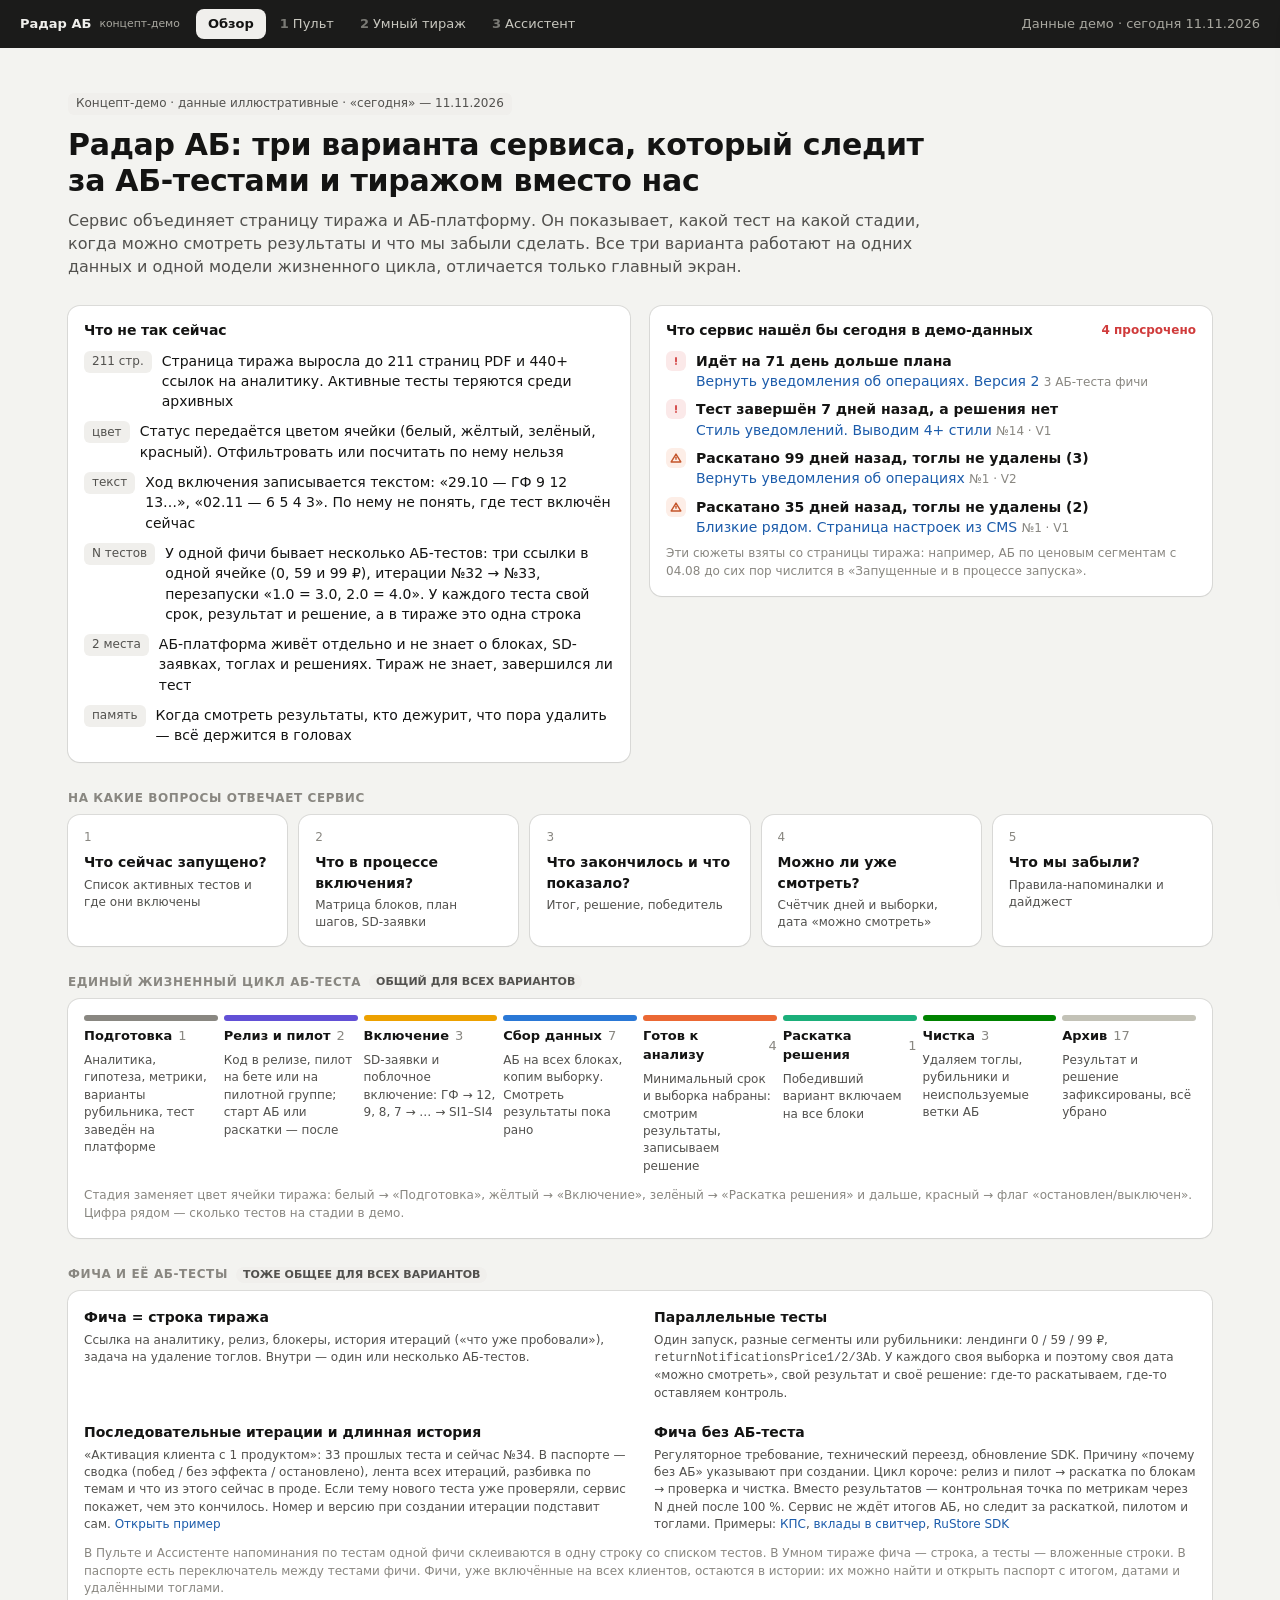
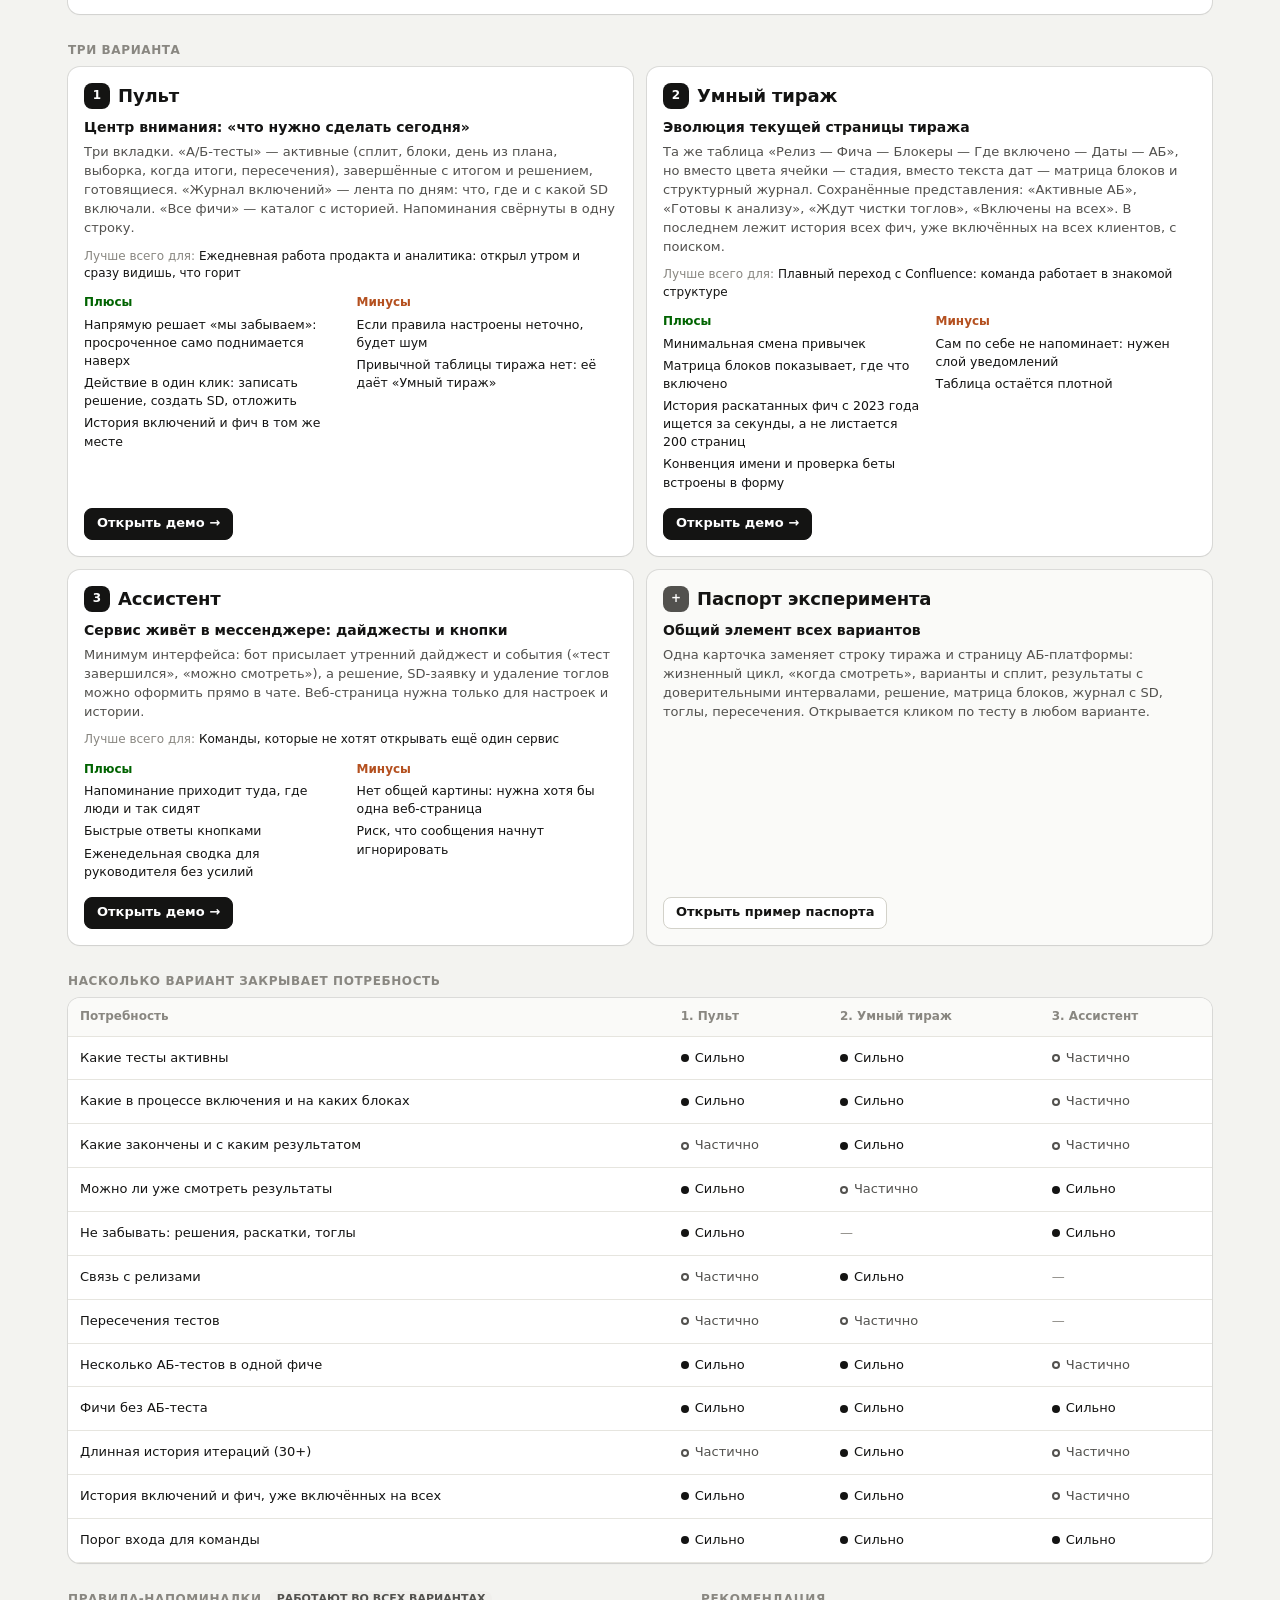
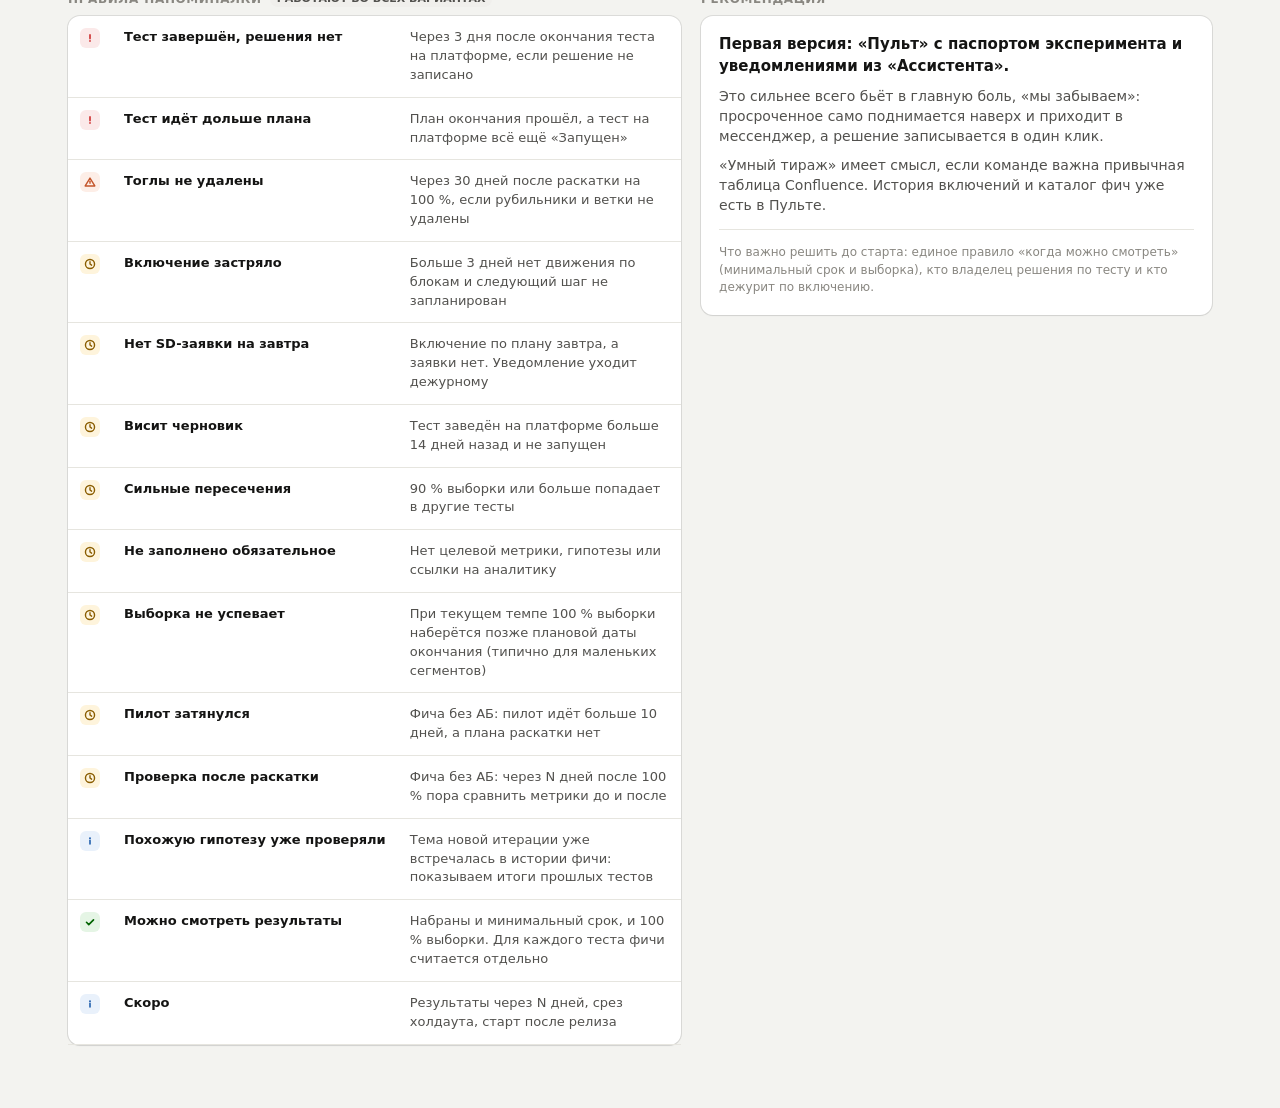
<file: ab-radar/index.html>
<!DOCTYPE html>
<html lang="ru">
<head>
<meta charset="utf-8">
<meta name="viewport" content="width=device-width, initial-scale=1">
<title>Радар АБ — 3 варианта сервиса для АБ-тестов и тиража</title>
<style>
:root {
  color-scheme: light;
  --bg: #f3f3f0;
  --surface: #ffffff;
  --surface-2: #fafaf8;
  --surface-3: #f0efec;
  --ink: #141413;
  --ink-2: #52514e;
  --muted: #898781;
  --line: #e6e5df;
  --line-2: #d3d2ca;
  --ring: rgba(11, 11, 11, 0.10);
  --accent: #1c5cab;
  --accent-wash: #edf3fb;

  --st-prep: #898781;
  --st-release: #6250d6;
  --st-enabling: #eda100;
  --st-collecting: #2a78d6;
  --st-ready: #eb6834;
  --st-rollout: #1baf7a;
  --st-cleanup: #008300;
  --st-done: #c3c2b7;

  --crit: #d03b3b;
  --serious: #ec835a;
  --warn: #fab219;
  --good: #0ca30c;
  --info: #2a78d6;
  --good-text: #006300;

  --r: 12px;
  --r-sm: 8px;
  --shadow: 0 1px 2px rgba(20, 20, 19, .05), 0 0 0 1px var(--ring);
  --shadow-lg: 0 12px 40px rgba(20, 20, 19, .16), 0 0 0 1px var(--ring);
  --font: system-ui, -apple-system, "Segoe UI", Roboto, "Helvetica Neue", Arial, sans-serif;
  --mono: ui-monospace, "SF Mono", Menlo, Consolas, monospace;
}

* { box-sizing: border-box; }
html, body { margin: 0; padding: 0; }
body {
  font-family: var(--font);
  font-size: 14px;
  line-height: 1.45;
  color: var(--ink);
  background: var(--bg);
  -webkit-font-smoothing: antialiased;
}
a { color: var(--accent); text-decoration: none; }
a:hover { text-decoration: underline; }
button { font: inherit; color: inherit; }
h1, h2, h3, h4 { margin: 0; font-weight: 650; letter-spacing: -0.01em; }
h1 { font-size: 24px; }
h2 { font-size: 18px; }
h3 { font-size: 15px; }
p { margin: 0; }
.mono { font-family: var(--mono); font-size: 12px; }
.muted { color: var(--muted); }
.ink2 { color: var(--ink-2); }
.small { font-size: 12px; }
.tnum { font-variant-numeric: tabular-nums; }
.nowrap { white-space: nowrap; }
.row { display: flex; align-items: center; gap: 8px; }
.row.wrap { flex-wrap: wrap; }
.grow { flex: 1 1 auto; min-width: 0; }
.stack { display: flex; flex-direction: column; gap: 8px; }
.sp { flex: 1; }
.hidden { display: none !important; }

/* ---------- demo bar (навигация по концептам, не часть продукта) ---------- */
.demo-bar {
  position: sticky; top: 0; z-index: 50;
  display: flex; align-items: center; gap: 16px;
  padding: 0 20px; height: 48px;
  background: #1b1b1a; color: #f0efec;
  font-size: 13px;
}
.demo-bar .brand { display: flex; align-items: center; gap: 8px; font-weight: 650; white-space: nowrap; }
.demo-bar .brand small { font-weight: 400; color: #a9a8a0; }
.demo-tabs { display: flex; gap: 2px; overflow-x: auto; scrollbar-width: none; }
.demo-tabs a {
  color: #c9c8c0; padding: 6px 12px; border-radius: 8px; white-space: nowrap; text-decoration: none;
}
.demo-tabs a:hover { background: #2c2c2a; color: #fff; }
.demo-tabs a.active { background: #f0efec; color: #141413; font-weight: 600; }
.demo-tabs a b { font-weight: 600; opacity: .55; margin-right: 4px; }
.demo-bar .today { margin-left: auto; color: #a9a8a0; white-space: nowrap; }

/* ---------- app chrome ---------- */
.app-head {
  display: flex; align-items: center; gap: 16px;
  padding: 14px 28px; background: var(--surface);
  border-bottom: 1px solid var(--line);
}
.logo { display: flex; align-items: center; gap: 10px; font-weight: 700; font-size: 15px; }
.logo-mark {
  width: 28px; height: 28px; border-radius: 8px; background: #141413; color: #fff;
  display: grid; place-items: center; font-size: 13px; font-weight: 700;
}
.team-pick {
  display: inline-flex; align-items: center; gap: 6px; padding: 6px 10px;
  border: 1px solid var(--line); border-radius: 8px; background: var(--surface-2);
  font-size: 13px; cursor: pointer;
}
.search {
  display: flex; align-items: center; gap: 8px; padding: 7px 12px; min-width: 260px;
  border: 1px solid var(--line); border-radius: 8px; background: var(--surface-2); color: var(--muted);
}
.search input { border: 0; outline: 0; background: transparent; font: inherit; color: var(--ink); width: 100%; }
.page { padding: 24px 28px 64px; max-width: 1440px; margin: 0 auto; }
.page-title { display: flex; align-items: flex-end; gap: 16px; margin-bottom: 20px; }
.page-title .sub { color: var(--ink-2); margin-top: 4px; }

/* ---------- buttons, chips ---------- */
.btn {
  display: inline-flex; align-items: center; gap: 6px;
  height: 32px; padding: 0 12px; border-radius: 8px;
  border: 1px solid var(--line-2); background: var(--surface); cursor: pointer;
  font-size: 13px; font-weight: 550; white-space: nowrap;
}
.btn:hover { background: var(--surface-3); }
.btn.primary { background: #141413; border-color: #141413; color: #fff; }
.btn.primary:hover { background: #2e2e2c; }
.btn.ghost { border-color: transparent; background: transparent; color: var(--ink-2); }
.btn.ghost:hover { background: var(--surface-3); color: var(--ink); }
.btn.sm { height: 26px; padding: 0 9px; font-size: 12px; border-radius: 7px; }
.btn.link { border: 0; background: none; color: var(--accent); padding: 0; height: auto; }
.btn.link:hover { text-decoration: underline; background: none; }

.chip {
  display: inline-flex; align-items: center; gap: 6px; height: 22px; padding: 0 8px;
  border-radius: 6px; background: var(--surface-3); color: var(--ink-2);
  font-size: 12px; font-weight: 500; white-space: nowrap;
}
.chip.outline { background: transparent; box-shadow: inset 0 0 0 1px var(--line-2); }
.chip .dot, .dot { width: 8px; height: 8px; border-radius: 50%; flex: 0 0 8px; display: inline-block; }
.stage-chip { background: var(--surface); box-shadow: inset 0 0 0 1px var(--line); color: var(--ink); }
.plat { font-size: 12px; color: var(--ink-2); }

.avatar {
  width: 24px; height: 24px; border-radius: 50%; flex: 0 0 24px;
  display: inline-grid; place-items: center; font-size: 10px; font-weight: 650;
  background: var(--surface-3); color: var(--ink-2); box-shadow: inset 0 0 0 1px var(--line);
}
.avatar.lg { width: 32px; height: 32px; flex-basis: 32px; font-size: 12px; }

.seg { display: inline-flex; padding: 3px; border-radius: 9px; background: var(--surface-3); gap: 2px; }
.seg button {
  border: 0; background: transparent; padding: 5px 11px; border-radius: 7px; cursor: pointer;
  font-size: 13px; color: var(--ink-2); font-weight: 500; white-space: nowrap;
}
.seg button.on { background: var(--surface); color: var(--ink); box-shadow: 0 1px 2px rgba(0,0,0,.08), 0 0 0 1px var(--ring); }
.seg button .cnt { color: var(--muted); margin-left: 4px; font-variant-numeric: tabular-nums; }

select.sel {
  height: 32px; border-radius: 8px; border: 1px solid var(--line-2); background: var(--surface);
  padding: 0 28px 0 10px; font: inherit; font-size: 13px; color: var(--ink);
  appearance: none;
  background-image: linear-gradient(45deg, transparent 50%, var(--muted) 50%), linear-gradient(135deg, var(--muted) 50%, transparent 50%);
  background-position: calc(100% - 15px) 14px, calc(100% - 10px) 14px; background-size: 5px 5px; background-repeat: no-repeat;
}
.toggle { display: inline-flex; align-items: center; gap: 8px; cursor: pointer; font-size: 13px; color: var(--ink-2); user-select: none; }
.toggle i {
  width: 30px; height: 18px; border-radius: 9px; background: var(--line-2); position: relative; transition: background .15s;
}
.toggle i::after {
  content: ''; position: absolute; top: 2px; left: 2px; width: 14px; height: 14px; border-radius: 50%;
  background: #fff; box-shadow: 0 1px 2px rgba(0,0,0,.2); transition: left .15s;
}
.toggle.on i { background: #141413; }
.toggle.on i::after { left: 14px; }

/* ---------- severity ---------- */
.sev { display: inline-grid; place-items: center; width: 20px; height: 20px; border-radius: 6px; flex: 0 0 20px; }
.sev svg { width: 14px; height: 14px; }
.sev.crit { background: #fbe9e9; color: var(--crit); }
.sev.serious { background: #fdeee7; color: #c4552b; }
.sev.warn { background: #fef4dc; color: #8a5d00; }
.sev.info { background: #e9f1fb; color: #1c5cab; }
.sev.good { background: #e5f5e5; color: var(--good-text); }
.sev-label { font-size: 12px; font-weight: 600; }
.sev-label.crit { color: var(--crit); }
.sev-label.serious { color: #b4501f; }
.sev-label.warn { color: #8a5d00; }
.sev-label.info { color: #1c5cab; }
.sev-label.good { color: var(--good-text); }

/* ---------- cards & tiles ---------- */
.card { background: var(--surface); border-radius: var(--r); box-shadow: var(--shadow); }
.card-h { display: flex; align-items: center; gap: 10px; padding: 14px 16px 10px; }
.card-h h3 { font-size: 14px; }
.card-b { padding: 0 16px 16px; }
.tiles { display: grid; grid-template-columns: repeat(5, minmax(0, 1fr)); gap: 12px; margin-bottom: 20px; }
.tile {
  background: var(--surface); border-radius: var(--r); box-shadow: var(--shadow); padding: 14px 16px;
  cursor: pointer; text-align: left; border: 0; display: flex; flex-direction: column; gap: 6px; position: relative;
}
.tile:hover { box-shadow: 0 0 0 1px var(--line-2), 0 2px 8px rgba(0,0,0,.06); }
.tile.on { box-shadow: 0 0 0 2px #141413; }
.tile .lbl { display: flex; align-items: center; gap: 8px; color: var(--ink-2); font-size: 13px; }
.tile .val { font-size: 30px; font-weight: 650; line-height: 1.1; letter-spacing: -0.02em; }
.tile .foot { font-size: 12px; color: var(--muted); }
.tile .foot b { color: var(--crit); font-weight: 600; }

/* ---------- block matrix ---------- */
.bm { display: inline-grid; gap: 2px; grid-auto-flow: column; align-items: center; }
.bm .c {
  height: 22px; min-width: 30px; padding: 0 3px; border-radius: 4px; font-size: 10px; font-weight: 600;
  display: grid; place-items: center; box-shadow: inset 0 0 0 1px var(--line); color: var(--muted);
  background: var(--surface); font-variant-numeric: tabular-nums; cursor: default;
}
.bm .c.ab { background: var(--st-collecting); color: #fff; box-shadow: none; }
.bm .c.on { background: var(--st-cleanup); color: #fff; box-shadow: none; }
.bm .c.pause { background: var(--surface-3); color: var(--ink-2); box-shadow: inset 0 0 0 1px var(--line-2); }
.bm .c.plan {
  color: var(--ink-2); box-shadow: inset 0 0 0 1px var(--line-2);
  background: repeating-linear-gradient(45deg, #ecebe6 0 2px, #fafaf8 2px 6px);
}
.bm .c.gap { box-shadow: none; background: none; min-width: 6px; padding: 0; }
.bm .hd { font-size: 10px; color: var(--muted); text-align: center; font-weight: 600; min-width: 30px; }
.bm-grid { display: grid; gap: 2px 2px; align-items: center; }
.bm-legend { display: flex; flex-wrap: wrap; gap: 14px; font-size: 12px; color: var(--ink-2); }
.bm-legend span { display: inline-flex; align-items: center; gap: 6px; }
.bm-legend i { width: 14px; height: 12px; border-radius: 3px; display: inline-block; box-shadow: inset 0 0 0 1px var(--line); }
.bm-legend i.ab { background: var(--st-collecting); box-shadow: none; }
.bm-legend i.on { background: var(--st-cleanup); box-shadow: none; }
.bm-legend i.pause { background: var(--surface-3); box-shadow: inset 0 0 0 1px var(--line-2); }
.bm-legend i.plan { background: repeating-linear-gradient(45deg, #ecebe6 0 2px, #fafaf8 2px 5px); box-shadow: inset 0 0 0 1px var(--line-2); }

.mini-bm { display: inline-flex; gap: 2px; align-items: center; }
.mini-bm i { width: 8px; height: 8px; border-radius: 2px; display: block; background: var(--surface-3); box-shadow: inset 0 0 0 1px var(--line-2); }
.mini-bm i.ab { background: var(--st-collecting); box-shadow: none; }
.mini-bm i.on { background: var(--st-cleanup); box-shadow: none; }
.mini-bm i.pause { background: #dcdbd4; box-shadow: none; }
.mini-bm i.plan { background: repeating-linear-gradient(45deg, #c9c8c0 0 1px, #f4f4f1 1px 3px); box-shadow: inset 0 0 0 1px var(--line-2); }
.mini-bm i.sep { width: 3px; background: none; box-shadow: none; }

/* ---------- meters ---------- */
.meter { height: 6px; border-radius: 3px; background: #dbe8f8; overflow: hidden; position: relative; }
.meter > b { display: block; height: 100%; background: var(--st-collecting); border-radius: 3px; }
.meter.ready { background: #fbe3d8; }
.meter.ready > b { background: var(--st-ready); }
.meter.over { background: #f6d9d9; }
.meter.over > b { background: var(--crit); }
.meter .tick { position: absolute; top: -2px; bottom: -2px; width: 2px; background: #141413; border-radius: 1px; }
.meter-row { display: flex; align-items: center; gap: 10px; font-size: 12px; color: var(--ink-2); }
.meter-row .meter { flex: 1; }

/* ---------- segmented split bar ---------- */
.split { display: flex; gap: 2px; height: 28px; }
.split > div {
  border-radius: 4px; display: flex; align-items: center; padding: 0 8px; font-size: 12px; font-weight: 600; color: #fff;
  min-width: 0; overflow: hidden; white-space: nowrap;
}
.split > div.dk { color: #0b0b0b; }

/* ---------- tables ---------- */
table.t { width: 100%; border-collapse: separate; border-spacing: 0; font-size: 13px; }
table.t th {
  text-align: left; font-weight: 600; font-size: 12px; color: var(--muted); padding: 10px 12px;
  border-bottom: 1px solid var(--line); background: var(--surface-2); white-space: nowrap;
}
table.t td { padding: 12px; border-bottom: 1px solid var(--line); vertical-align: top; }
table.t tr.clickable:hover td { background: #fbfbf9; cursor: pointer; }

/* ---------- drawer (паспорт) ---------- */
.scrim { position: fixed; inset: 0; background: rgba(20, 20, 19, .28); z-index: 80; opacity: 0; pointer-events: none; transition: opacity .2s; }
.scrim.open { opacity: 1; pointer-events: auto; }
.drawer {
  position: fixed; top: 0; right: 0; bottom: 0; width: min(880px, 96vw); z-index: 90;
  background: var(--bg); box-shadow: var(--shadow-lg); transform: translateX(104%); transition: transform .25s ease;
  display: flex; flex-direction: column;
}
.drawer.open { transform: none; }
.drawer-head { background: var(--surface); padding: 18px 24px 16px; border-bottom: 1px solid var(--line); }
.drawer-body { overflow-y: auto; padding: 18px 24px 48px; display: flex; flex-direction: column; gap: 14px; }
.drawer .x { position: absolute; top: 12px; right: 14px; }
.drawer h2 { font-size: 20px; line-height: 1.25; padding-right: 40px; }
.conv-name {
  margin-top: 10px; display: flex; gap: 8px; align-items: flex-start; padding: 8px 10px; border-radius: 8px;
  background: var(--surface-2); box-shadow: inset 0 0 0 1px var(--line); font-size: 12px; color: var(--ink-2);
}
.conv-name code { font-family: var(--mono); font-size: 11.5px; color: var(--ink); flex: 1; word-break: break-word; }
.sec { background: var(--surface); border-radius: var(--r); box-shadow: var(--shadow); padding: 16px; }
.sec > h3 { margin-bottom: 12px; display: flex; align-items: center; gap: 8px; }
.sec > h3 .sp { flex: 1; }
.kv { display: grid; grid-template-columns: 150px 1fr; gap: 8px 16px; font-size: 13px; }
.kv dt { color: var(--muted); }
.kv dd { margin: 0; }

/* stepper */
.stepper { display: grid; grid-template-columns: repeat(8, 1fr); gap: 4px; }
.step { display: flex; flex-direction: column; gap: 6px; font-size: 11.5px; color: var(--muted); }
.step .bar { height: 6px; border-radius: 3px; background: var(--surface-3); }
.step.done .bar { background: #b8b7af; }
.step.cur .bar { background: var(--c); }
.step.cur { color: var(--ink); font-weight: 600; }
.step.done { color: var(--ink-2); }
.step small { font-weight: 400; color: var(--muted); }

/* journal */
.journal { display: flex; flex-direction: column; }
.jrow { display: grid; grid-template-columns: 84px 18px 1fr; gap: 8px; padding: 6px 0; font-size: 13px; }
.jrow .jd { color: var(--muted); font-variant-numeric: tabular-nums; font-size: 12px; padding-top: 1px; }
.jrow .jdot { display: flex; justify-content: center; position: relative; }
.jrow .jdot::before { content: ''; position: absolute; top: 0; bottom: -12px; width: 2px; background: var(--line); }
.jrow:last-child .jdot::before { display: none; }
.jrow .jdot i { position: relative; width: 10px; height: 10px; border-radius: 50%; margin-top: 4px; background: var(--muted); box-shadow: 0 0 0 2px var(--surface); }
.jrow.future { opacity: .75; }
.jrow.future .jdot i { background: var(--surface); box-shadow: 0 0 0 2px var(--surface), inset 0 0 0 2px var(--muted); }
.jrow .jtxt .sd { font-family: var(--mono); font-size: 11.5px; color: var(--accent); margin-left: 6px; }
.jrow .jtxt .blk { color: var(--ink-2); }

/* alert list (shared) */
.alert {
  display: flex; gap: 12px; padding: 12px 14px; border-radius: 10px; background: var(--surface);
  box-shadow: inset 0 0 0 1px var(--line); align-items: flex-start;
}
.alert .a-body { flex: 1; min-width: 0; }
.alert .a-title { font-weight: 600; }
.alert .a-sub { color: var(--ink-2); font-size: 13px; margin-top: 2px; }
.alert .a-meta { display: flex; gap: 8px; align-items: center; margin-top: 8px; flex-wrap: wrap; }
.alert .a-act { display: flex; gap: 6px; flex-shrink: 0; align-items: center; }
.alert.crit { box-shadow: inset 3px 0 0 var(--crit), inset 0 0 0 1px var(--line); }
.alert.serious { box-shadow: inset 3px 0 0 var(--serious), inset 0 0 0 1px var(--line); }
.alert.warn { box-shadow: inset 3px 0 0 var(--warn), inset 0 0 0 1px var(--line); }

/* forest plot */
.forest { width: 100%; }
.forest-row { display: grid; grid-template-columns: 220px 64px 1fr 170px; gap: 12px; align-items: center; padding: 6px 0; border-bottom: 1px solid var(--line); font-size: 13px; }
.forest-row:last-child { border-bottom: 0; }
.forest-row.head { font-size: 12px; color: var(--muted); font-weight: 600; }
.forest-plot { position: relative; height: 22px; }
.forest-plot .zero { position: absolute; top: -6px; bottom: -6px; width: 1px; background: var(--line-2); }
.forest-plot .thr { position: absolute; top: -6px; bottom: -6px; width: 2px; background: #e66767; opacity: .6; }
.forest-plot .ci { position: absolute; top: 10px; height: 2px; border-radius: 1px; }
.forest-plot .pt { position: absolute; top: 6px; width: 10px; height: 10px; border-radius: 50%; margin-left: -5px; box-shadow: 0 0 0 2px var(--surface); }

/* modal */
.modal-wrap { position: fixed; inset: 0; z-index: 120; display: none; place-items: center; background: rgba(20,20,19,.32); }
.modal-wrap.open { display: grid; }
.modal { width: min(620px, 94vw); max-height: 90vh; overflow-y: auto; background: var(--surface); border-radius: 14px; box-shadow: var(--shadow-lg); }
.modal-h { padding: 18px 20px 6px; display: flex; gap: 10px; align-items: flex-start; }
.modal-b { padding: 8px 20px 4px; display: flex; flex-direction: column; gap: 14px; }
.modal-f { padding: 16px 20px 18px; display: flex; gap: 8px; justify-content: flex-end; }
.field { display: flex; flex-direction: column; gap: 6px; }
.field > label { font-size: 12px; color: var(--ink-2); font-weight: 600; }
.field input[type=text], .field textarea, .field input[type=date] {
  font: inherit; font-size: 13px; padding: 8px 10px; border-radius: 8px; border: 1px solid var(--line-2); background: var(--surface); color: var(--ink);
}
.field textarea { min-height: 64px; resize: vertical; }
.opt-list { display: flex; flex-direction: column; gap: 6px; }
.opt {
  display: flex; gap: 10px; align-items: flex-start; padding: 9px 12px; border-radius: 9px; cursor: pointer;
  box-shadow: inset 0 0 0 1px var(--line); font-size: 13px;
}
.opt:hover { background: var(--surface-2); }
.opt input { margin-top: 3px; }
.opt.sel { box-shadow: inset 0 0 0 2px #141413; }
.check { display: flex; gap: 8px; align-items: flex-start; font-size: 13px; color: var(--ink-2); }
.check input { margin-top: 3px; }

/* toast */
.toast {
  position: fixed; left: 50%; bottom: 24px; transform: translateX(-50%) translateY(20px); z-index: 200;
  background: #141413; color: #fff; padding: 10px 16px; border-radius: 10px; font-size: 13px;
  box-shadow: var(--shadow-lg); opacity: 0; pointer-events: none; transition: all .2s; display: flex; gap: 8px; align-items: center;
}
.toast.show { opacity: 1; transform: translateX(-50%); }

/* tooltip */
.tip {
  position: fixed; z-index: 300; pointer-events: none; background: #141413; color: #f0efec;
  padding: 8px 10px; border-radius: 8px; font-size: 12px; line-height: 1.4; max-width: 300px;
  box-shadow: 0 4px 16px rgba(0,0,0,.2); opacity: 0; transition: opacity .1s;
}
.tip.show { opacity: 1; }
.tip b { color: #fff; }
.tip .tmuted { color: #a9a8a0; }

/* ---------- generic layout helpers ---------- */
.grid-2 { display: grid; grid-template-columns: minmax(0, 1.65fr) minmax(320px, 1fr); gap: 20px; align-items: start; }
.section-label { font-size: 12px; font-weight: 650; color: var(--muted); text-transform: uppercase; letter-spacing: .05em; margin: 18px 0 8px; display: flex; align-items: center; gap: 8px; }
.section-label .cnt { color: var(--ink-2); background: var(--surface-3); border-radius: 10px; padding: 0 7px; font-size: 11px; letter-spacing: 0; }
.empty { color: var(--muted); font-size: 13px; padding: 12px 0; }
.divider { height: 1px; background: var(--line); margin: 4px 0; }

@media (max-width: 1100px) {
  .tiles { grid-template-columns: repeat(3, minmax(0, 1fr)); }
  .grid-2 { grid-template-columns: 1fr; }
}

/* несколько тестов в одной фиче */
.a-group { display: flex; flex-direction: column; gap: 4px; margin-top: 8px; padding: 8px 10px; border-radius: 8px; background: var(--surface-2); box-shadow: inset 0 0 0 1px var(--line); }
.ftabs { display: flex; gap: 6px; flex-wrap: wrap; margin-top: 12px; }
.ftab { display: inline-flex; align-items: center; gap: 6px; padding: 5px 10px; border-radius: 8px; font-size: 12.5px; cursor: pointer; box-shadow: inset 0 0 0 1px var(--line); background: var(--surface); color: var(--ink); text-decoration: none; }
.ftab:hover { background: var(--surface-3); text-decoration: none; }
.ftab.on { box-shadow: inset 0 0 0 2px #141413; font-weight: 600; }
.ftest { display: grid; grid-template-columns: 1fr auto; gap: 4px 12px; padding: 10px 0; border-bottom: 1px solid var(--line); align-items: center; }
.ftest:last-child { border-bottom: 0; }
.ftest.cur { background: linear-gradient(90deg, var(--accent-wash), transparent); margin: 0 -16px; padding: 10px 16px; }
.fhist { display: grid; grid-template-columns: 96px 1fr auto; gap: 10px; padding: 6px 0; font-size: 13px; border-bottom: 1px solid var(--line); }
.fhist:last-child { border-bottom: 0; }

/* длинная история итераций */
.hstrip { display: flex; gap: 2px; flex-wrap: wrap; align-items: center; }
.hstrip i { width: 14px; height: 18px; border-radius: 3px; display: block; }
.hstrip i.now { background: repeating-linear-gradient(45deg, #2a78d6 0 2px, #dbe8f8 2px 5px); box-shadow: inset 0 0 0 1.5px #2a78d6; }
.hstrip.sm i { width: 10px; height: 12px; border-radius: 2px; }
details.hall summary { cursor: pointer; font-size: 13px; color: var(--accent); margin-top: 12px; }

/* ===== компактный режим: вкладки, строки дел, журнал, каталог, паспорт ===== */
.utabs { display: flex; gap: 4px; border-bottom: 1px solid var(--line); margin-bottom: 16px; }
.utabs button { border: 0; background: none; padding: 10px 14px; font-size: 14px; font-weight: 550; color: var(--ink-2); cursor: pointer; border-bottom: 2px solid transparent; margin-bottom: -1px; }
.utabs button:hover { color: var(--ink); }
.utabs button.on { color: var(--ink); border-bottom-color: #141413; }
.utabs .cnt, .ptabs .cnt { color: var(--muted); font-weight: 500; margin-left: 3px; }
.tiles.compact { margin-bottom: 18px; }
.tiles.compact .tile { padding: 10px 14px; gap: 4px; }
.tiles.compact .val { font-size: 22px; }

.tasks { background: var(--surface); border-radius: var(--r); box-shadow: var(--shadow); overflow: hidden; }
.task { display: grid; grid-template-columns: 20px minmax(0, 1fr) 24px 58px auto auto; gap: 10px; align-items: center; padding: 9px 12px 9px 14px; border-bottom: 1px solid var(--line); cursor: pointer; }
.task:last-child { border-bottom: 0; }
.task:hover { background: #fbfbf9; }
.task.crit { box-shadow: inset 3px 0 0 var(--crit); }
.task.serious { box-shadow: inset 3px 0 0 var(--serious); }
.task.warn { box-shadow: inset 3px 0 0 var(--warn); }
.task-main { min-width: 0; }
.task-line { display: flex; align-items: baseline; gap: 8px; min-width: 0; white-space: nowrap; overflow: hidden; }
.task-line b { font-weight: 600; flex: 0 0 auto; }
.task-obj { color: var(--ink); overflow: hidden; text-overflow: ellipsis; flex: 0 1 auto; }
.task-det { color: var(--muted); font-size: 12.5px; overflow: hidden; text-overflow: ellipsis; flex: 1 1 auto; min-width: 0; }
.task-extra { height: 18px; flex: 0 0 auto; }
.task-more { display: none; font-size: 12.5px; color: var(--ink-2); margin-top: 6px; white-space: normal; }
.task.open .task-more { display: block; }
.task-sub { margin-top: 6px; display: flex; flex-direction: column; gap: 3px; }
.task-age { font-size: 12px; color: var(--muted); text-align: right; white-space: nowrap; }
.task.crit .task-age { color: var(--crit); font-weight: 600; }
.task-snz { opacity: 0; }
.task:hover .task-snz { opacity: 1; }
.later-toggle { border: 0; background: none; color: var(--accent); font-size: 13px; padding: 12px 2px; cursor: pointer; }

.lrow { display: grid; grid-template-columns: minmax(0, 1fr) auto; gap: 10px; align-items: center; padding: 5px 0; }
.lrow .meter-row { width: 230px; }
.lrow.sub { padding-left: 12px; }
.lrow.sub .lname { color: var(--ink-2); }
.lname { color: var(--ink); white-space: nowrap; overflow: hidden; text-overflow: ellipsis; font-size: 13px; }

.jfeed { background: var(--surface); border-radius: var(--r); box-shadow: var(--shadow); overflow: hidden; }
.jday { padding: 8px 14px; font-size: 12px; font-weight: 650; color: var(--ink-2); background: var(--surface-2); border-bottom: 1px solid var(--line); }
.jday .cnt { color: var(--muted); font-weight: 500; margin-left: 4px; }
.jl { display: grid; grid-template-columns: 40px 50px minmax(0, 1.6fr) minmax(0, 1fr) 120px 24px; gap: 10px; align-items: center; padding: 7px 14px; border-bottom: 1px solid var(--line); font-size: 13px; cursor: pointer; }
.jl:hover { background: #fbfbf9; }
.jl-when { font-size: 12px; color: var(--muted); font-variant-numeric: tabular-nums; }
.jk { font-size: 11px; font-weight: 650; border-radius: 4px; text-align: center; padding: 2px 0; }
.k-ab { background: var(--st-collecting); color: #fff; }
.k-on { background: var(--st-cleanup); color: #fff; }
.k-beta { background: #ece9fb; color: #4a3aa7; }
.k-pause { background: var(--surface-3); color: var(--ink-2); }
.k-plan { background: repeating-linear-gradient(45deg, #ecebe6 0 2px, #fafaf8 2px 6px); color: var(--ink-2); box-shadow: inset 0 0 0 1px var(--line-2); }
.jl-name, .jl-blk { white-space: nowrap; overflow: hidden; text-overflow: ellipsis; }
.jl-blk { color: var(--ink-2); }
.jl-sd { font-family: var(--mono); font-size: 11.5px; color: var(--accent); }
.jsum { font-size: 13px; margin: -4px 0 12px; color: var(--ink-2); }

table.cat td { padding: 9px 12px; vertical-align: middle; }
.cat .fname { max-width: 440px; white-space: nowrap; overflow: hidden; text-overflow: ellipsis; }
.cat .flast { max-width: 300px; white-space: nowrap; overflow: hidden; text-overflow: ellipsis; font-size: 12.5px; color: var(--ink-2); }

.pfacts { display: grid; grid-template-columns: repeat(4, minmax(0, 1fr)); gap: 8px; margin-top: 12px; }
.pfacts > div { padding: 8px 10px; border-radius: 8px; background: var(--surface-2); box-shadow: inset 0 0 0 1px var(--line); display: flex; flex-direction: column; min-width: 0; }
.pf-l { font-size: 11px; color: var(--muted); text-transform: uppercase; letter-spacing: .04em; font-weight: 600; }
.pf-v { font-weight: 650; font-size: 13.5px; white-space: nowrap; overflow: hidden; text-overflow: ellipsis; }
.pf-s { font-size: 12px; color: var(--ink-2); white-space: nowrap; overflow: hidden; text-overflow: ellipsis; min-height: 16px; }
.ptabs { display: flex; gap: 2px; margin: 12px -24px -16px; padding: 0 24px; border-top: 1px solid var(--line); }
.ptabs button { border: 0; background: none; padding: 10px 12px; font-size: 13px; font-weight: 550; color: var(--ink-2); cursor: pointer; border-bottom: 2px solid transparent; }
.ptabs button.on { color: var(--ink); border-bottom-color: #141413; }
.drawer .ftabs { margin-top: 10px; }

.drawer-body > * { flex-shrink: 0; }
.task-obj { max-width: 48%; }
.lrow .meter-row { width: 200px; }
.lrow .meter-row .meter { flex: 0 0 60px; }
.lrow .meter-row .nowrap { white-space: nowrap; }

/* вкладка «А/Б-тесты» */
.remind { background: var(--surface); border-radius: var(--r); box-shadow: var(--shadow); overflow: hidden; }
.remind-bar { display: flex; align-items: center; gap: 8px; width: 100%; border: 0; background: none; padding: 10px 14px; cursor: pointer; font: inherit; color: var(--ink); }
.remind-bar:hover { background: #fbfbf9; }
table.abt th { position: static; }
table.abt td { padding: 9px 12px; vertical-align: middle; }
table.abt .ic { width: 28px; padding-right: 0; }
table.abt .tcol { min-width: 300px; max-width: 420px; }
table.abt .rcol { min-width: 230px; }
table.abt .rcol .meter-row { flex-wrap: nowrap; }
table.abt .rcol .meter { flex: 0 0 80px; }
.tname { color: var(--ink); font-weight: 600; display: block; white-space: nowrap; overflow: hidden; text-overflow: ellipsis; }
.tsub { font-size: 12px; color: var(--muted); margin-top: 2px; white-space: nowrap; overflow: hidden; text-overflow: ellipsis; }
table.abt tr.grp td { background: var(--surface-2); font-size: 12px; font-weight: 650; color: var(--ink-2); padding: 7px 12px; }

</style>
</head>
<body>
<nav class="demo-bar">
  <div class="brand">Радар АБ <small>концепт-демо</small></div>
  <div class="demo-tabs">
    <a href="#overview">Обзор</a>
    <a href="#pult"><b>1</b>Пульт</a>
    <a href="#registry"><b>2</b>Умный тираж</a>
    <a href="#assistant"><b>3</b>Ассистент</a>
  </div>
  <div class="today">Данные демо · сегодня 11.11.2026</div>
</nav>
<main id="view"></main>
<div class="scrim" id="scrim"></div>
<aside class="drawer" id="drawer" aria-label="Паспорт эксперимента"></aside>
<div class="modal-wrap" id="modal"></div>
<div class="toast" id="toast"></div>
<div class="tip" id="tip"></div>
<script>
/* ===================================================================
   Демо-данные. Сюжеты взяты со страницы тиража и АБ-платформы,
   но люди, номера SD, ключи и ссылки — вымышленные.
   «Сегодня» в демо — 11.11.2026.
   =================================================================== */

const TODAY_STR = '11.11.2026';
const ME = 'Анна К.';

const TEAM = { name: 'Уведомления', platform: 'Android' };

const PEOPLE = ['Анна К.', 'Дмитрий П.', 'Мария С.', 'Игорь Л.', 'Ольга В.'];

/* Очередь дежурных по включению (как «Очередность включающих фичи» на странице тиража) */
const DUTY = [
  { who: 'Анна К.', week: '09.11 – 15.11', now: true },
  { who: 'Дмитрий П.', week: '16.11 – 22.11' },
  { who: 'Мария С.', week: '23.11 – 29.11' },
  { who: 'Игорь Л.', week: '30.11 – 06.12' },
  { who: 'Ольга В.', week: '07.12 – 13.12' },
];

/* Порядок включения по блокам — как на тираже: ГФ → 12, 9, 8, 7 → 6, 5, 4 → 3, 2, 1 → SI1–SI4 */
const BLOCKS = ['ГФ', '12', '9', '8', '7', '6', '5', '4', '3', '2', '1', 'SI1', 'SI2', 'SI3', 'SI4'];

const RELEASES = [
  { v: '14.13', d: '29.05.2023' },
  { v: '14.14', d: '19.06.2023' },
  { v: '14.15', d: '10.07.2023' },
  { v: '14.16', d: '31.07.2023' },
  { v: '14.17', d: '21.08.2023' },
  { v: '16.12', d: '21.07.2025' },
  { v: '16.14', d: '01.09.2025' },
  { v: '17.5', d: '11.05.2026' },
  { v: '17.6', d: '25.05.2026' },
  { v: '17.7', d: '08.06.2026' },
  { v: '17.8', d: '22.06.2026' },
  { v: '17.11', d: '24.08.2026' },
  { v: '17.12', d: '14.09.2026' },
  { v: '17.13', d: '05.10.2026' },
  { v: '17.14', d: '27.10.2026' },
  { v: '17.15', d: '16.11.2026' },
  { v: '17.16', d: '07.12.2026' },
  { v: '17.17', d: '12.01.2027' },
];

/* Единый жизненный цикл АБ-теста — общий для всех вариантов сервиса */
const STAGES = [
  { k: 'prep',       name: 'Подготовка',       color: '#898781', hint: 'Аналитика, гипотеза, метрики, варианты рубильника, тест заведён на платформе' },
  { k: 'release',    name: 'Релиз и пилот',    color: '#6250d6', hint: 'Код в релизе, пилот на бете или на пилотной группе; старт АБ или раскатки — после' },
  { k: 'enabling',   name: 'Включение',        color: '#eda100', hint: 'SD-заявки и поблочное включение: ГФ → 12, 9, 8, 7 → … → SI1–SI4' },
  { k: 'collecting', name: 'Сбор данных',      color: '#2a78d6', hint: 'АБ на всех блоках, копим выборку. Смотреть результаты пока рано' },
  { k: 'ready',      name: 'Готов к анализу',  color: '#eb6834', hint: 'Минимальный срок и выборка набраны: смотрим результаты, записываем решение' },
  { k: 'rollout',    name: 'Раскатка решения', color: '#1baf7a', hint: 'Победивший вариант включаем на все блоки' },
  { k: 'cleanup',    name: 'Чистка',           color: '#008300', hint: 'Удаляем тоглы, рубильники и неиспользуемые ветки АБ' },
  { k: 'done',       name: 'Архив',            color: '#c3c2b7', hint: 'Результат и решение зафиксированы, всё убрано' },
];

/* ------------------------------------------------------------------
   Эксперименты
   t событий: note | sys | beta | ab | on | pause | plan | result | decision | toggle
   b: массив блоков, 'all' — все 15 блоков, ['Бета+'] — бета
   ------------------------------------------------------------------ */
const EXPERIMENTS = [
  {
    id: 'style14',
    feature: 'Стиль уведомлений. Выводим 4+ стили',
    iter: 14, branch: 'описание стиля Стандарт', ver: 'V1', range: '48.0-53.0', launch: '25.09.2026',
    key: 'pushStyleDescriptionAb', release: '17.12', owner: 'Ольга В.',
    type: 'ab', platform: 'Завершён', stage: 'ready',
    hypothesis: 'Если на экране стилей изменить описание стиля «Стандарт», то уменьшится конверсия в установку стиля «Стандарт» и увеличится конверсия в установку остальных стилей.',
    metric: 'Конверсия в установку стиля «Стандарт»', metric2: 'Конверсия в установку остальных стилей',
    minDays: 28, planDays: 39, sample: 100,
    dates: { created: '16.09.2026', enableStart: '22.09.2026', fullAt: '26.09.2026', platformEnd: '04.11.2026' },
    variants: [
      { v: '48.0', name: 'Классический стиль, который банк использует более 20 лет', share: 16 },
      { v: '49.0', name: 'Классический формат уведомлений от банка', share: 16 },
      { v: '50.0', name: 'Обычные уведомления от банка', share: 16 },
      { v: '51.0', name: 'Обычные уведомления от банка, как у всех', share: 16 },
      { v: '52.0', name: 'Формальный язык без эмоциональной окраски', share: 16 },
      { v: '53.0', name: 'Контроль — текущее описание', share: 20, control: true },
    ],
    results: {
      status: 'ready', direction: 'down',
      note: 'Платформа посчитала итог 04.11. Разбора и решения пока нет.',
      rows: [
        { v: '53.0', value: 38.4, control: true },
        { v: '48.0', value: 36.3, delta: -2.1, lo: -3.0, hi: -1.2, sig: true },
        { v: '49.0', value: 37.0, delta: -1.4, lo: -2.3, hi: -0.5, sig: true },
        { v: '50.0', value: 37.8, delta: -0.6, lo: -1.5, hi: 0.3, sig: false },
        { v: '51.0', value: 37.5, delta: -0.9, lo: -1.8, hi: 0.1, sig: false },
        { v: '52.0', value: 35.1, delta: -3.3, lo: -4.2, hi: -2.4, sig: true },
      ],
    },
    decision: null,
    events: [
      { d: '16.09.2026', t: 'note', txt: 'Аналитика согласована, тест заведён на АБ-платформе' },
      { d: '22.09.2026', t: 'beta', b: ['Бета+'], v: '48.0–53.0', txt: 'Включено в Бета+ на всех блоках', sd: 'SD0001900412' },
      { d: '24.09.2026', t: 'ab', b: ['ГФ', '12', '9', '8', '7'], txt: 'Запущен АБ 16×5 / 20', sd: 'SD0001921870' },
      { d: '25.09.2026', t: 'ab', b: ['6', '5', '4', '3', '2', '1'], txt: 'Запущен АБ', sd: 'SD0001934025' },
      { d: '26.09.2026', t: 'ab', b: ['SI1', 'SI2', 'SI3', 'SI4'], txt: 'Запущен АБ — все блоки', sd: 'SD0001940118' },
      { d: '24.10.2026', t: 'sys', txt: 'Набран минимальный срок (28 дней) и выборка — можно смотреть результаты' },
      { d: '04.11.2026', t: 'pause', b: 'all', v: '53.0', txt: 'АБ-платформа: тест завершён, все клиенты на контроле 53.0' },
    ],
    toggles: [
      { n: 'pushStyleDescriptionAb', kind: 'рубильник', st: 'todo' },
      { n: 'Ветки описаний 48.0–52.0 в CMS', kind: 'конфиг', st: 'todo' },
    ],
    cross: { clean: 1, mixed: 99, with: ['cards1', 'br-cms2', 'activ33'] },
  },

  {
    id: 'br-cms2',
    feature: 'Близкие рядом. Перевод лендинга на CMS',
    iter: 2, branch: 'переход от БР к СУ', ver: 'V1', range: '1.0-2.0', launch: '01.10.2026',
    key: 'closeOnesLandingCmsAb', release: '17.13', owner: 'Игорь Л.',
    type: 'ab', platform: 'Завершён', stage: 'rollout',
    hypothesis: 'Если заменить текст в шторке лендинга, то конверсия в подключение СУ не упадёт (проверка «не хуже», порог −1 п.п.).',
    metric: 'Конверсия в подключение СУ', metric2: 'Доля отказов на лендинге',
    minDays: 28, planDays: 34, sample: 100,
    dates: { created: '24.09.2026', enableStart: '29.09.2026', fullAt: '01.10.2026', platformEnd: '04.11.2026', decisionAt: '07.11.2026' },
    variants: [
      { v: '1.0', name: 'Контроль — текущий лендинг', share: 50, control: true },
      { v: '2.0', name: 'Лендинг из CMS с новым текстом в шторке', share: 50 },
    ],
    results: {
      status: 'reviewed', direction: 'noninf', threshold: -1.0,
      note: 'Конверсия не упала: −0,2 п.п., весь доверительный интервал выше порога −1 п.п.',
      rows: [
        { v: '1.0', value: 12.4, control: true },
        { v: '2.0', value: 12.2, delta: -0.2, lo: -0.7, hi: 0.3, sig: false, verdict: 'не хуже' },
      ],
    },
    decision: { d: '07.11.2026', who: 'Игорь Л.', winner: '2.0', text: 'Раскатываем 2.0 на всех клиентов. Старый лендинг выпиливаем в 17.16.' },
    events: [
      { d: '24.09.2026', t: 'note', txt: 'Настроили лендинг в CMS по аналогии с iOS' },
      { d: '29.09.2026', t: 'beta', b: ['Бета+'], v: '2.0', txt: 'Включено в Бета+ со значением 2.0', sd: 'SD0002069810' },
      { d: '30.09.2026', t: 'ab', b: ['ГФ', '12', '9', '8', '7', '6', '5', '4', '3', '2', '1'], txt: 'Запущен АБ 50/50', sd: 'SD0002081544' },
      { d: '01.10.2026', t: 'ab', b: ['SI1', 'SI2', 'SI3', 'SI4'], txt: 'Запущен АБ — все блоки', sd: 'SD0002099031' },
      { d: '29.10.2026', t: 'sys', txt: 'Набран минимальный срок (28 дней) — можно смотреть результаты' },
      { d: '04.11.2026', t: 'pause', b: 'all', v: '1.0', txt: 'АБ-платформа: тест завершён' },
      { d: '06.11.2026', t: 'result', txt: 'Результаты разобраны: «не хуже» подтверждено' },
      { d: '07.11.2026', t: 'decision', txt: 'Решение: раскатываем 2.0 на всех' },
      { d: '09.11.2026', t: 'on', b: ['ГФ'], v: '2.0', txt: 'Включено 2.0 на пром ГФ', sd: 'SD0002433371' },
      { d: '10.11.2026', t: 'on', b: ['12', '9', '8', '7'], v: '2.0', txt: 'Включено 2.0', sd: 'SD0002441092' },
      { d: '12.11.2026', t: 'plan', b: ['6', '5', '4'], v: '2.0', txt: 'План: включить 2.0', sd: 'SD0002448830' },
      { d: '13.11.2026', t: 'plan', b: ['3', '2', '1'], v: '2.0', txt: 'План: включить 2.0', sd: 'SD0002450117' },
      { d: '16.11.2026', t: 'plan', b: ['SI1', 'SI2', 'SI3', 'SI4'], v: '2.0', txt: 'План: включить 2.0' },
    ],
    toggles: [
      { n: 'closeOnesLandingCmsAb', kind: 'рубильник', st: 'todo' },
      { n: 'Старый нативный лендинг БР', kind: 'фича', st: 'planned', where: 'Удаление тоглов, ч. 22 · 17.16' },
    ],
    cross: { clean: 14, mixed: 86, with: ['style14', 'cards1'] },
  },

  {
    id: 'cards1',
    feature: 'Карточки под номером телефона',
    iter: 1, branch: 'разный состав карточек', ver: 'V1', range: '5.0-7.0', launch: '22.09.2026',
    key: 'rightCardInSettings', release: '17.12', owner: 'Мария С.',
    type: 'ab', platform: 'Завершён', stage: 'cleanup',
    hypothesis: 'Состав карточек под номером телефона положительно повлияет на подключение стилей и уведомлений.',
    metric: 'Подключение стилей/уведомлений с экрана настроек', metric2: 'CTR карточек',
    minDays: 21, planDays: 28, sample: 100,
    dates: { created: '16.09.2026', enableStart: '24.09.2026', fullAt: '29.09.2026', platformEnd: '23.10.2026', decisionAt: '28.10.2026', rolloutDoneAt: '05.11.2026' },
    variants: [
      { v: '5.0', name: '3 карточки (2 про стиль и 1 про маскота) — как сейчас', share: 34, control: true },
      { v: '6.0', name: '2 карточки про стиль', share: 33 },
      { v: '7.0', name: '2 карточки: стиль + тонкие настройки', share: 33 },
    ],
    results: {
      status: 'reviewed', direction: 'up',
      note: 'Выиграл вариант 6.0: +0,35 п.п. (+4,1 % отн.), значимо.',
      rows: [
        { v: '5.0', value: 8.60, control: true },
        { v: '6.0', value: 8.95, delta: 0.35, lo: 0.12, hi: 0.58, sig: true },
        { v: '7.0', value: 8.70, delta: 0.10, lo: -0.13, hi: 0.33, sig: false },
      ],
    },
    decision: { d: '28.10.2026', who: 'Мария С.', winner: '6.0', text: 'Раскатываем 6.0 на всех. Ветки 5.0 и 7.0 удаляем из кода.' },
    events: [
      { d: '16.09.2026', t: 'note', txt: 'Запускаем новый АБ: 5.0 — 3 карточки, 6.0 — 2 про стиль, 7.0 — стиль + тонкие настройки' },
      { d: '24.09.2026', t: 'ab', b: ['ГФ', '12', '9', '8', '7'], txt: 'Запущен АБ 34/33/33', sd: 'SD0001923340' },
      { d: '25.09.2026', t: 'ab', b: ['6', '5', '4'], txt: 'Запущен АБ', sd: 'SD0001935561' },
      { d: '28.09.2026', t: 'ab', b: ['3', '2'], txt: 'Запущен АБ', sd: 'SD0001951207' },
      { d: '29.09.2026', t: 'ab', b: ['1', 'SI1', 'SI2', 'SI3', 'SI4'], txt: 'Запущен АБ — все блоки', sd: 'SD0001960644' },
      { d: '20.10.2026', t: 'sys', txt: 'Набран минимальный срок (21 день) — можно смотреть результаты' },
      { d: '23.10.2026', t: 'pause', b: 'all', v: '5.0', txt: 'АБ-платформа: тест завершён' },
      { d: '27.10.2026', t: 'result', txt: 'Выиграл вариант 6.0' },
      { d: '28.10.2026', t: 'decision', txt: 'Решение: раскатываем 6.0' },
      { d: '30.10.2026', t: 'on', b: ['ГФ', '12', '9', '8', '7'], v: '6.0', txt: 'Включено 6.0', sd: 'SD0002392210' },
      { d: '03.11.2026', t: 'on', b: ['6', '5', '4', '3', '2', '1'], v: '6.0', txt: 'Включено 6.0', sd: 'SD0002408870' },
      { d: '05.11.2026', t: 'on', b: ['SI1', 'SI2', 'SI3', 'SI4'], v: '6.0', txt: 'Включено 6.0 — все блоки', sd: 'SD0002419305' },
      { d: '06.11.2026', t: 'toggle', txt: 'Удаление веток 5.0 и 7.0 добавлено в «Удаление тоглов, ч. 22»' },
    ],
    toggles: [
      { n: 'rightCardInSettings: ветки 5.0, 7.0', kind: 'рубильник', st: 'planned', where: 'Удаление тоглов, ч. 22 · 17.16' },
      { n: 'leftCardInSettings', kind: 'конфиг', st: 'todo' },
      { n: 'cardsInSettings', kind: 'конфиг', st: 'done', where: 'Удаление тоглов, ч. 21' },
    ],
    cross: { clean: 9, mixed: 91, with: ['style14', 'br-cms2'] },
  },

  {
    id: 'activ33',
    feature: 'Активация клиента с 1 продуктом',
    iter: 33, branch: 'Заголовок', theme: 'Заголовок', ver: 'V2', range: '87.0-88.0', launch: '01.10.2026',
    key: 'activationTitleAb', release: '17.12', owner: 'Дмитрий П.',
    type: 'ab', platform: 'Завершён', stage: 'done',
    hypothesis: 'Заголовок «С уведомлениями спокойнее» может увеличить количество подключаемых уведомлений.',
    metric: 'Подключение уведомлений', metric2: '',
    minDays: 14, planDays: 14, sample: 100,
    dates: { created: '28.09.2026', enableStart: '30.09.2026', fullAt: '30.09.2026', platformEnd: '14.10.2026', decisionAt: '21.10.2026', cleanupDoneAt: '30.10.2026' },
    variants: [
      { v: '87.0', name: 'Контроль — текущий заголовок', share: 50, control: true },
      { v: '88.0', name: '«С уведомлениями спокойнее»', share: 50 },
    ],
    results: {
      status: 'reviewed', direction: 'up',
      note: 'Значимой разницы нет: +0,3 п.п., интервал пересекает ноль.',
      rows: [
        { v: '87.0', value: 15.2, control: true },
        { v: '88.0', value: 15.5, delta: 0.3, lo: -0.4, hi: 1.0, sig: false },
      ],
    },
    decision: { d: '21.10.2026', who: 'Дмитрий П.', winner: '87.0', text: 'Эффекта нет. Оставляем текущий заголовок, гипотезу закрываем.' },
    events: [
      { d: '30.09.2026', t: 'ab', b: 'all', txt: 'Запущен АБ 50/50 — все блоки', sd: 'SD0002080023' },
      { d: '14.10.2026', t: 'pause', b: 'all', v: '87.0', txt: 'АБ-платформа: тест завершён' },
      { d: '20.10.2026', t: 'result', txt: 'Нет значимой разницы' },
      { d: '21.10.2026', t: 'decision', txt: 'Оставляем контроль' },
      { d: '30.10.2026', t: 'toggle', txt: 'Рубильник удалён в «Удаление тоглов, ч. 21»' },
    ],
    toggles: [{ n: 'activationTitleAb', kind: 'рубильник', st: 'done', where: 'Удаление тоглов, ч. 21' }],
    cross: { clean: 3, mixed: 97, with: ['style14'] },
  },

  {
    id: 'activ32',
    feature: 'Активация клиента с 1 продуктом',
    iter: 32, branch: 'Заголовок «Спокойнее за ваши деньги»', theme: 'Заголовок', ver: 'V1', range: '85.0-86.0', launch: '21.09.2026',
    key: 'activationTitleAb', release: '17.12', owner: 'Дмитрий П.',
    type: 'ab', platform: 'Завершён', stage: 'done', flags: ['stopped'],
    hypothesis: 'Заголовок «Спокойнее за ваши деньги» может увеличить количество подключаемых уведомлений.',
    metric: 'Подключение уведомлений', metric2: '',
    minDays: 14, planDays: 14, sample: 64,
    dates: { created: '18.09.2026', enableStart: '22.09.2026', fullAt: '22.09.2026', platformEnd: '02.10.2026', decisionAt: '02.10.2026', cleanupDoneAt: '02.10.2026' },
    variants: [
      { v: '85.0', name: 'Контроль', share: 50, control: true },
      { v: '86.0', name: '«Спокойнее за ваши деньги»', share: 50 },
    ],
    results: { status: 'invalid', note: 'Остановлен досрочно: ошибка в разметке события подключения. Данные невалидны.' },
    decision: { d: '02.10.2026', who: 'Дмитрий П.', winner: null, text: 'Останавливаем, чиним разметку, перезапускаем как №33 (V2).' },
    events: [
      { d: '22.09.2026', t: 'ab', b: 'all', txt: 'Запущен АБ 50/50 — все блоки', sd: 'SD0001911540' },
      { d: '02.10.2026', t: 'pause', b: 'all', v: '85.0', txt: 'Остановлен досрочно: ошибка разметки' },
      { d: '02.10.2026', t: 'decision', txt: 'Перезапуск как №33' },
    ],
    toggles: [],
    cross: { clean: 5, mixed: 95, with: [] },
  },

  {
    id: 'free-reason',
    feature: 'Показываем причину бесплатности уведомлений об операциях',
    iter: 1, branch: 'причина бесплатности на экране', ver: 'V1', range: '1.0-2.0', launch: '05.11.2026',
    key: 'freeNotificationsReasonAb', release: '17.13', owner: 'Анна К.',
    type: 'ab', platform: 'Запущен', stage: 'collecting',
    hypothesis: 'Если объяснить клиенту, почему уведомления для него бесплатны, то снизится доля отключений уведомлений об операциях.',
    metric: 'Доля отключений уведомлений за 14 дней', metric2: 'Обращения в поддержку по теме уведомлений',
    minDays: 14, planDays: 28, sample: 38,
    dates: { created: '28.10.2026', enableStart: '30.10.2026', fullAt: '05.11.2026' },
    variants: [
      { v: '1.0', name: 'Контроль', share: 50, control: true },
      { v: '2.0', name: 'Плашка с причиной бесплатности', share: 50 },
    ],
    results: null, decision: null,
    events: [
      { d: '28.10.2026', t: 'note', txt: 'Тест заведён на АБ-платформе' },
      { d: '30.10.2026', t: 'beta', b: ['Бета+'], v: '2.0', txt: 'Включено в Бета+ со значением 2.0', sd: 'SD0002401177' },
      { d: '03.11.2026', t: 'ab', b: ['ГФ'], txt: 'Запущен АБ на пром ГФ', sd: 'SD0002404520' },
      { d: '04.11.2026', t: 'ab', b: ['12', '9', '8', '7'], txt: 'Запущен АБ', sd: 'SD0002411960' },
      { d: '05.11.2026', t: 'ab', b: ['6', '5', '4', '3', '2', '1', 'SI1', 'SI2', 'SI3', 'SI4'], txt: 'Запущен АБ — все блоки', sd: 'SD0002417702' },
    ],
    toggles: [{ n: 'freeNotificationsReasonAb', kind: 'рубильник', st: 'todo' }],
    cross: { clean: 22, mixed: 78, with: ['ap-0', 'banner-cms'] },
  },

  {
    id: 'reactions2',
    feature: 'Реакции на переводы в СБОЛ',
    iter: 2, branch: 'обновлённые реакции', ver: 'V1', range: '1.0-2.0', launch: '04.11.2026',
    key: 'moneyTransferReactAb', release: '17.12', owner: 'Игорь Л.',
    type: 'ab', platform: 'Запущен', stage: 'enabling',
    hypothesis: 'Обновлённый набор реакций увеличит долю переводов, на которые получатель отвечает реакцией.',
    metric: 'Доля переводов с реакцией получателя', metric2: 'Повторные переводы в течение 7 дней',
    minDays: 14, planDays: 28, sample: 6,
    dates: { created: '15.08.2026', enableStart: '04.11.2026' },
    variants: [
      { v: '1.0', name: 'Контроль — текущие реакции', share: 50, control: true },
      { v: '2.0', name: 'Обновлённые реакции', share: 50 },
    ],
    results: null, decision: null,
    events: [
      { d: '17.08.2026', t: 'beta', b: ['Бета+'], v: '2.0', txt: 'Включили на бете ГФ', sd: 'SD0001596020' },
      { d: '04.11.2026', t: 'ab', b: ['ГФ'], txt: 'Старт тиража обновлённых реакций, АБ 50/50', sd: 'SD0002410388' },
      { d: '05.11.2026', t: 'ab', b: ['12', '7'], txt: 'Запущен АБ', sd: 'SD0002417015' },
    ],
    toggles: [{ n: 'moneyTransferReactAb', kind: 'рубильник', st: 'todo' }],
    cross: { clean: 41, mixed: 59, with: ['banner-cms'] },
  },

  {
    id: 'banner-cms',
    feature: 'Перенести продающий баннер в ИО на CMS',
    iter: 1, branch: 'баннер из CMS', ver: 'V1', range: '1.0-2.0', launch: '03.11.2026',
    key: 'sellingBannerCmsAb', release: '17.12', owner: 'Анна К.',
    type: 'ab', platform: 'Запущен', stage: 'collecting',
    hypothesis: 'Перенос баннера в CMS не снизит конверсию в подключение уведомлений (проверка «не хуже»).',
    metric: 'Конверсия баннера в подключение', metric2: 'CTR баннера',
    minDays: 14, planDays: 21, sample: 55,
    dates: { created: '22.10.2026', enableStart: '29.10.2026', fullAt: '03.11.2026' },
    variants: [
      { v: '1.0', name: 'Контроль — нативный баннер', share: 50, control: true },
      { v: '2.0', name: 'Баннер из CMS', share: 50 },
    ],
    results: null, decision: null,
    events: [
      { d: '29.10.2026', t: 'beta', b: ['Бета+'], v: '2.0', txt: 'Включено в Бета+', sd: 'SD0002388090' },
      { d: '03.11.2026', t: 'ab', b: 'all', txt: 'Запущен АБ 50/50 — все блоки', sd: 'SD0002405233' },
    ],
    toggles: [{ n: 'sellingBannerCmsAb', kind: 'рубильник', st: 'todo' }],
    cross: { clean: 30, mixed: 70, with: ['free-reason', 'ap-0', 'reactions2'] },
  },

  {
    id: 'shtorka2',
    feature: 'Шторка детализации для уведомлений «Уведомления не подключены»',
    iter: 2, branch: 'повторное включение', ver: 'V2', range: '3.0-4.0', launch: 'DD.MM.YYYY',
    key: 'notConnectedSheetAb', release: '17.14', owner: 'Ольга В.',
    type: 'ab', platform: 'Новый', stage: 'prep',
    blockers: 'Ждём правку текстов в CMS от бэка',
    hypothesis: 'Шторка с детализацией для клиентов без уведомлений увеличит подключения из ленты операций.',
    metric: '', metric2: '',
    minDays: 14, planDays: 28, sample: 0,
    dates: { created: '20.10.2026' },
    variants: [
      { v: '3.0', name: 'Контроль', share: 50, control: true },
      { v: '4.0', name: 'Шторка с детализацией', share: 50 },
    ],
    results: null, decision: null,
    events: [
      { d: '12.08.2026', t: 'note', txt: 'Итерация №1 остановлена: некорректные тексты' },
      { d: '20.10.2026', t: 'note', txt: 'Готовим к повторному включению, тест заведён на платформе' },
      { d: '21.10.2026', t: 'beta', b: ['Бета+'], v: '4.0', txt: 'Включено в Бета+ на всех блоках', sd: 'SD0002288101' },
    ],
    toggles: [{ n: 'notConnectedSheetAb', kind: 'рубильник', st: 'todo' }],
    cross: { clean: 0, mixed: 0, with: [] },
  },

  {
    id: 'feed-off',
    feature: 'Лента уведомлений более не доступна',
    iter: 1, branch: 'отключение ленты', ver: 'V1', range: '1.0-3.0', launch: '04.06.2026',
    key: 'notificationFeedOffAb', release: '17.8', owner: 'Анна К.',
    type: 'holdout', platform: 'Запущен', stage: 'collecting',
    hypothesis: 'Отключение старой ленты уведомлений не ухудшит вовлечённость в раздел «Уведомления». Холдаут 3 % держим до конца года.',
    metric: 'MAU раздела «Уведомления»', metric2: 'Обращения в поддержку',
    minDays: 30, planDays: 210, sample: 100,
    holdout: { until: '31.12.2026', every: 30, last: '01.11.2026', next: '01.12.2026', lastNote: 'Срез 01.11: −0,1 % MAU, незначимо' },
    dates: { created: '28.05.2026', enableStart: '04.06.2026', fullAt: '09.06.2026', planEnd: '31.12.2026' },
    variants: [
      { v: '0.0', name: 'Лента отключена (раскатанное решение)', share: 97 },
      { v: '1.0', name: 'Холдаут: лента доступна', share: 1, control: true },
      { v: '2.0', name: 'Холдаут: лента + баннер', share: 1 },
      { v: '3.0', name: 'Холдаут: лента в настройках', share: 1 },
    ],
    results: {
      status: 'reviewed', direction: 'noninf', threshold: -1.0,
      note: 'Последний срез 01.11: эффекта нет. Следующий срез — 01.12.',
      rows: [
        { v: '1.0', value: 100, control: true, label: 'Холдаут' },
        { v: '0.0', value: 99.9, delta: -0.1, lo: -0.6, hi: 0.4, sig: false, label: 'Лента отключена', verdict: 'не хуже' },
      ],
    },
    decision: null,
    events: [
      { d: '04.06.2026', t: 'ab', b: ['ГФ'], txt: 'Включен АБ 97/1/1/1 на пром ГФ', sd: 'SD0000836964' },
      { d: '05.06.2026', t: 'ab', b: ['12', '9', '8', '7', '6', '5', '4'], txt: 'Включен АБ', sd: 'SD0000842871' },
      { d: '08.06.2026', t: 'ab', b: ['3', '2', '1'], txt: 'Включен АБ', sd: 'SD0000861190' },
      { d: '09.06.2026', t: 'ab', b: ['SI1', 'SI2', 'SI3', 'SI4'], txt: 'Включен АБ — все блоки', sd: 'SD0000870402' },
      { d: '01.10.2026', t: 'result', txt: 'Срез холдаута: эффекта нет' },
      { d: '01.11.2026', t: 'result', txt: 'Срез холдаута: −0,1 % MAU, незначимо' },
    ],
    toggles: [{ n: 'notificationFeedOffAb', kind: 'рубильник', st: 'todo' }],
    cross: { clean: 2, mixed: 98, with: ['rp-99'] },
  },

  {
    id: 'pay-spasibo',
    feature: 'Оплата уведомлений бонусами «Спасибо»',
    iter: 1, branch: 'оплата бонусами', ver: 'V1', range: '1.0-2.0', launch: '03.11.2026',
    key: 'payNotificationsBonusAb', release: '17.13', owner: 'Дмитрий П.',
    type: 'ab', platform: 'Запущен', stage: 'enabling',
    hypothesis: 'Возможность оплатить уведомления бонусами снизит отключения из-за платы.',
    metric: 'Отключения уведомлений из-за платы', metric2: 'Доля оплат бонусами',
    minDays: 14, planDays: 28, sample: 4,
    dates: { created: '27.10.2026', enableStart: '03.11.2026' },
    variants: [
      { v: '1.0', name: 'Контроль', share: 50, control: true },
      { v: '2.0', name: 'Оплата бонусами доступна', share: 50 },
    ],
    results: null, decision: null,
    events: [
      { d: '02.11.2026', t: 'note', txt: 'Решили сначала включить только на пром ГФ' },
      { d: '03.11.2026', t: 'ab', b: ['ГФ'], txt: 'Включили АБ на пром ГФ', sd: 'SD0002404711' },
      { d: '12.11.2026', t: 'plan', b: ['12', '9', '8', '7'], txt: 'План: включить АБ' },
      { d: '13.11.2026', t: 'plan', b: ['6', '5', '4', '3', '2', '1'], txt: 'План: включить АБ' },
      { d: '16.11.2026', t: 'plan', b: ['SI1', 'SI2', 'SI3', 'SI4'], txt: 'План: включить АБ' },
    ],
    toggles: [{ n: 'payNotificationsBonusAb', kind: 'рубильник', st: 'todo' }],
    cross: { clean: 60, mixed: 40, with: [] },
  },

  {
    id: 'detail-styles',
    feature: 'Детализация транзакционных уведомлений с поддержкой стилей (шторка)',
    iter: 1, branch: 'шторка детализации', ver: 'V1', range: '1.0-2.0', launch: '24.11.2026',
    key: 'txDetailsSheetAb', release: '17.15', owner: 'Мария С.',
    type: 'ab', platform: 'Новый', stage: 'release',
    hypothesis: 'Детализация в виде шторки со стилями увеличит переходы в настройки стиля.',
    metric: 'Переходы в настройки стиля из детализации', metric2: 'Время на экране детализации',
    minDays: 14, planDays: 28, sample: 0,
    dates: { created: '03.11.2026', plannedStart: '24.11.2026' },
    variants: [
      { v: '1.0', name: 'Контроль — экран детализации', share: 50, control: true },
      { v: '2.0', name: 'Шторка со стилями', share: 50 },
    ],
    results: null, decision: null,
    events: [
      { d: '03.11.2026', t: 'note', txt: 'Тест заведён на АБ-платформе' },
      { d: '06.11.2026', t: 'beta', b: ['Бета+'], v: '2.0', txt: 'Включено на ГФ бете для пилотного списка', sd: 'SD0002521458' },
      { d: '16.11.2026', t: 'note', txt: 'Плановая раскатка релиза 17.15' },
      { d: '24.11.2026', t: 'plan', b: ['ГФ'], txt: 'План: старт АБ на пром ГФ' },
    ],
    toggles: [{ n: 'txDetailsSheetAb', kind: 'рубильник', st: 'todo' }],
    cross: { clean: 0, mixed: 0, with: [] },
  },

  {
    id: 'br-settings',
    feature: 'Близкие рядом. Страница настроек из CMS',
    iter: 1, branch: 'настройки из CMS', ver: 'V1', range: '1.0-2.0', launch: 'DD.MM.YYYY',
    key: 'closeOnesSettingsCms', release: '17.12', owner: 'Игорь Л.',
    type: 'rollout', platform: 'Новый', stage: 'cleanup',
    noAb: 'АБ отменили: UI не меняется, это перенос страницы в CMS. Черновик на платформе остался',
    check: { what: 'Ошибки загрузки страницы из CMS, обращения в поддержку', days: 7, done: 'Проверено 14.10: без отклонений' },
    hypothesis: 'Перенос страницы настроек в CMS без изменения UI. Решили катить без АБ после FF-раскаток.',
    metric: '', metric2: '',
    minDays: 0, planDays: 0, sample: 0,
    dates: { created: '14.09.2026', decisionAt: '24.09.2026', rolloutStart: '25.09.2026', rolloutDoneAt: '07.10.2026' },
    variants: [{ v: '2.0', name: 'Страница из CMS', share: 100 }],
    results: null,
    decision: { d: '24.09.2026', who: 'Игорь Л.', winner: '2.0', text: 'Катим без АБ, сразу на всех после FF-раскаток. Черновик теста на платформе не нужен.' },
    events: [
      { d: '14.09.2026', t: 'note', txt: 'Подготовлен АБ-тест на платформе (не запущен)' },
      { d: '24.09.2026', t: 'decision', txt: 'Решили катить без АБ' },
      { d: '25.09.2026', t: 'beta', b: ['Бета+'], v: '2.0', txt: 'Включено 2.0 на ГФ бета+', sd: 'SD0002034090' },
      { d: '01.10.2026', t: 'on', b: ['ГФ'], v: '2.0', txt: 'Включено 2.0 на пром ГФ', sd: 'SD0002099904' },
      { d: '02.10.2026', t: 'on', b: ['12', '7'], v: '2.0', txt: 'Включено 2.0', sd: 'SD0002115296' },
      { d: '05.10.2026', t: 'on', b: ['9', '8', '6', '5'], v: '2.0', txt: 'Включено 2.0', sd: 'SD0002132621' },
      { d: '06.10.2026', t: 'on', b: ['4', '3', '2', '1'], v: '2.0', txt: 'Включено 2.0', sd: 'SD0002152061' },
      { d: '07.10.2026', t: 'on', b: ['SI1', 'SI2', 'SI3', 'SI4'], v: '2.0', txt: 'Включено 2.0 — все блоки', sd: 'SD0002163057' },
    ],
    toggles: [
      { n: 'closeOnesSettingsCms', kind: 'тогл', st: 'todo' },
      { n: 'Черновик АБ-теста на платформе', kind: 'АБ-черновик', st: 'todo' },
    ],
    cross: { clean: 0, mixed: 0, with: [] },
  },

  {
    id: 'return-push-v1',
    feature: 'Вернуть уведомления об операциях',
    iter: 1, branch: 'возврат уведомлений', ver: 'V2', range: '1.0-4.0', launch: '04.06.2026',
    key: 'returnNotificationsAb', release: '17.8', owner: 'Анна К.',
    type: 'ab', platform: 'Завершён', stage: 'cleanup',
    hypothesis: 'Предложение вернуть уведомления об операциях увеличит долю клиентов с включёнными уведомлениями.',
    metric: 'Доля клиентов, вернувших уведомления', metric2: '',
    minDays: 21, planDays: 50, sample: 100,
    dates: { created: '21.05.2026', enableStart: '04.06.2026', fullAt: '09.06.2026', platformEnd: '29.07.2026', decisionAt: '29.07.2026', rolloutDoneAt: '04.08.2026' },
    variants: [
      { v: '3.0', name: 'Контроль (перезапуск 17.06)', share: 50, control: true },
      { v: '4.0', name: 'Предложение вернуть уведомления', share: 50 },
    ],
    results: {
      status: 'reviewed', direction: 'up', note: 'Победил 4.0: +1,4 п.п., значимо.',
      rows: [
        { v: '3.0', value: 4.2, control: true },
        { v: '4.0', value: 5.6, delta: 1.4, lo: 0.9, hi: 1.9, sig: true },
      ],
    },
    decision: { d: '29.07.2026', who: 'Анна К.', winner: '4.0', text: 'Останавливаем АБ, включаем 4.0 на все блоки.' },
    events: [
      { d: '04.06.2026', t: 'ab', b: ['ГФ'], txt: 'Включили АБ 50/50 на пром ГФ', sd: 'SD0000832377' },
      { d: '05.06.2026', t: 'ab', b: ['12', '9', '8', '7', '6', '5'], txt: 'Включили АБ', sd: 'SD0000843496' },
      { d: '09.06.2026', t: 'ab', b: ['4', '3', '2', '1', 'SI1', 'SI2', 'SI3', 'SI4'], txt: 'Включили АБ — все блоки', sd: 'SD0000879115' },
      { d: '17.06.2026', t: 'note', txt: 'Перезапуск АБ: 1.0 = 3.0, 2.0 = 4.0', sd: 'SD0000951499' },
      { d: '29.07.2026', t: 'decision', txt: 'Останавливаем АБ, включаем 4.0' },
      { d: '30.07.2026', t: 'on', b: ['ГФ', '12'], v: '4.0', txt: 'Включен 4.0', sd: 'SD0001418401' },
      { d: '31.07.2026', t: 'on', b: ['9', '8', '7', '6', '5'], v: '4.0', txt: 'Включен 4.0', sd: 'SD0001429132' },
      { d: '03.08.2026', t: 'on', b: ['4', '3', '2', '1'], v: '4.0', txt: 'Включен 4.0', sd: 'SD0001446791' },
      { d: '04.08.2026', t: 'on', b: ['SI1', 'SI2', 'SI3', 'SI4'], v: '4.0', txt: 'Включен 4.0 — все блоки', sd: 'SD0001461049' },
    ],
    toggles: [
      { n: 'returnNotificationsAb', kind: 'рубильник', st: 'todo' },
      { n: 'Ветки 1.0–3.0 в коде', kind: 'фича', st: 'todo' },
      { n: 'DBPU_RETURN_NOTIFICATIONS_ENABLED', kind: 'тогл', st: 'todo' },
    ],
    cross: { clean: 0, mixed: 0, with: [] },
  },
];

/* ------------------------------------------------------------------
   Несколько АБ-тестов на одну фичу
   - параллельные: один запуск, разные сегменты/рубильники, у каждого свой
     результат, срок готовности и решение;
   - последовательные: итерации №32 → №33, перезапуски с новой версией.
   ------------------------------------------------------------------ */
const clone = (o) => JSON.parse(JSON.stringify(o));

const AP_BASE = {
  fid: 'f-activ-price',
  feature: 'Активация клиента с 1 продуктом. Лендинги под ценовые сегменты',
  iter: 1, ver: 'V1', range: '1.0-2.0', launch: '05.11.2026',
  release: '17.13', owner: 'Дмитрий П.',
  type: 'ab', platform: 'Запущен', stage: 'collecting',
  hypothesis: 'Если показывать лендинг с учётом ценового сегмента клиента, то конверсия в подключение вырастет. Для каждого сегмента — отдельный АБ-тест со своим рубильником.',
  metric: 'Конверсия лендинга в подключение', metric2: 'Отключения в первые 7 дней',
  minDays: 14, planDays: 28,
  dates: { created: '27.10.2026', enableStart: '31.10.2026', fullAt: '05.11.2026' },
  variants: [
    { v: '1.0', name: 'Контроль — общий лендинг', share: 50, control: true },
    { v: '2.0', name: 'Лендинг под сегмент', share: 50 },
  ],
  results: null, decision: null,
  cross: { clean: 22, mixed: 78, with: ['free-reason', 'banner-cms'] },
};
const apTest = (id, seg, key, sample, sd) => ({
  ...clone(AP_BASE), id, seg, branch: seg, key, sample,
  events: [
    { d: '27.10.2026', t: 'note', txt: 'Заведены 3 теста на АБ-платформе — по одному на сегмент' },
    { d: '31.10.2026', t: 'beta', b: ['Бета+'], v: '2.0', txt: 'Включено в Бета+', sd: 'SD0002399030' },
    { d: '05.11.2026', t: 'ab', b: 'all', txt: 'Запущен АБ 50/50 — все блоки', sd },
  ],
  toggles: [{ n: key, kind: 'рубильник', st: 'todo' }],
});

const RP_BASE = {
  fid: 'f-return2',
  feature: 'Вернуть уведомления об операциях. Версия 2',
  iter: 1, ver: 'V1', range: '1.0-2.0', launch: '04.08.2026',
  release: '17.11', owner: 'Мария С.',
  type: 'ab', platform: 'Запущен', stage: 'ready',
  hypothesis: 'Предложение вернуть уведомления с учётом ценового сегмента (99/59/0 ₽) увеличит долю возвратов. Для каждого сегмента — свой рубильник и свой АБ-тест.',
  metric: 'Доля клиентов, вернувших уведомления', metric2: 'Отток через 30 дней',
  minDays: 21, planDays: 28, sample: 100,
  dates: { created: '24.07.2026', enableStart: '29.07.2026', fullAt: '04.08.2026' },
  variants: [
    { v: '1.0', name: 'Контроль', share: 50, control: true },
    { v: '2.0', name: 'Предложение с учётом сегмента', share: 50 },
  ],
  decision: null,
  cross: { clean: 2, mixed: 98, with: ['feed-off', 'style14', 'free-reason'] },
};
const rpTest = (id, seg, key, ctrl, val, delta, lo, hi, sig, sd) => ({
  ...clone(RP_BASE), id, seg, branch: seg, key,
  results: {
    status: 'ready', direction: 'up',
    note: 'Итоги на платформе готовы с 25.08 — их никто не разбирал. Тест всё ещё идёт.',
    rows: [{ v: '1.0', value: ctrl, control: true }, { v: '2.0', value: val, delta, lo, hi, sig }],
  },
  events: [
    { d: '29.07.2026', t: 'note', txt: 'Запускаем АБ на все блоки, рубильники 50/50' },
    { d: '04.08.2026', t: 'ab', b: 'all', txt: `Запущен АБ 50/50 (${key})`, sd },
    { d: '25.08.2026', t: 'sys', txt: 'Набран минимальный срок (21 день) — можно смотреть результаты' },
    { d: '01.09.2026', t: 'sys', txt: 'Плановая дата окончания (28 дней). Тест не остановлен' },
  ],
  toggles: [{ n: key, kind: 'рубильник', st: 'todo' }],
});

EXPERIMENTS.push(
  apTest('ap-0', 'сегмент 0 ₽', 'activationLandingPrice0Ab', 28, 'SD0002418811'),
  apTest('ap-59', 'сегмент 59 ₽', 'activationLandingPrice59Ab', 31, 'SD0002418812'),
  apTest('ap-99', 'сегмент 99 ₽', 'activationLandingPrice99Ab', 19, 'SD0002418813'),
  rpTest('rp-99', 'сегмент 99 ₽', 'returnNotificationsPrice1Ab', 6.1, 6.9, 0.8, 0.3, 1.3, true, 'SD0001455012'),
  rpTest('rp-59', 'сегмент 59 ₽', 'returnNotificationsPrice2Ab', 6.4, 6.6, 0.2, -0.2, 0.6, false, 'SD0001455013'),
  rpTest('rp-0', 'сегмент 0 ₽', 'returnNotificationsPrice3Ab', 6.1, 8.0, 1.9, 1.2, 2.6, true, 'SD0001455014'),
);

/* Принадлежность тестов фичам (строка тиража = фича) */
const FID = {
  style14: 'f-style', 'br-cms2': 'f-br-cms', cards1: 'f-cards', activ32: 'f-activ', activ33: 'f-activ',
  reactions2: 'f-react', shtorka2: 'f-shtorka', 'return-push-v1': 'f-return1',
};
EXPERIMENTS.forEach((e) => { e.fid = e.fid || FID[e.id] || 'f-' + e.id; });

/* История фичи: прошлые итерации, которых уже нет в работе */
const FEATURE_META = {
  'f-style': { history: [
    { n: 8, it: '№1–8', theme: 'Описание стиля', what: 'Описания стилей «Мини» и «Позитивный», V1–V3', when: 'янв – май 2026', out: '2 победы раскатаны, 6 без эффекта', kind: 'win' },
    { n: 9, it: '№9', theme: 'Порядок стилей', what: 'Порядок стилей на экране', when: 'июн 2026', out: 'Победил 21.0', kind: 'win' },
    { n: 10, it: '№10', theme: 'Превью стиля', what: 'Превью стиля в карточке', when: 'июл 2026', out: 'Нет эффекта', kind: 'none' },
    { n: 11, it: '№11', theme: 'Новый стиль', what: 'Новый стиль из CMS', when: 'июл 2026', out: 'Остановлен: ошибка CMS', kind: 'stop' },
    { n: 12, it: '№12', theme: 'Новый стиль', what: 'Новый стиль из CMS, V2 — перезапуск №11', when: 'авг 2026', out: 'Победил 31.0', kind: 'win' },
    { n: 13, it: '№13', theme: 'Описание стиля', what: 'Описание стиля «Мультики»', when: 'сен 2026', out: 'Нет эффекта', kind: 'none' },
  ] },
  'f-br-cms': { history: [{ n: 1, it: '№1', what: 'Текст кнопки на лендинге', when: 'авг 2026', out: 'Нет эффекта', kind: 'none' }] },
  'f-cards': { history: [{ n: 0, it: '—', what: 'Карточки с маскотом, 1.0–2.0', when: 'апр 2026', out: 'Победил 2.0, раскатано', kind: 'win' }] },
  'f-shtorka': { history: [{ n: 1, it: '№1', what: 'Шторка детализации, 1.0–2.0', when: 'авг 2026', out: 'Остановлен: некорректные тексты', kind: 'stop' }] },
  'f-return1': { history: [{ n: 0, it: 'Перезапуск', what: '1.0/2.0 → 3.0/4.0 из-за ошибки сплита', when: '17.06.2026', out: 'Данные до перезапуска не учитываются', kind: 'stop' }] },
};

/* ------------------------------------------------------------------
   Фичи без АБ-теста (АБ не планируется) — тоже строки тиража
   ------------------------------------------------------------------ */
EXPERIMENTS.push(
  {
    id: 'kps', fid: 'f-kps',
    feature: 'Целевое управление по КПС и кредитным картам',
    iter: 1, branch: 'раскатка на всех', ver: 'V1', range: '2.0', launch: '22.10.2026',
    key: 'targetedKpsCardsControl', release: '17.14', owner: 'Игорь Л.',
    type: 'rollout', platform: 'Нет', stage: 'enabling',
    noAb: 'Регуляторное требование: функция должна быть у всех клиентов, контрольная группа недопустима',
    check: { what: 'Обращения в поддержку, ошибки экрана, доля отключений уведомлений по картам', days: 7 },
    hypothesis: 'Без АБ. Клиент управляет уведомлениями по КПС и кредитным картам на одном экране.',
    metric: '', metric2: '', minDays: 0, planDays: 0, sample: 0,
    dates: { created: '15.10.2026', rolloutStart: '22.10.2026' },
    variants: [{ v: '2.0', name: 'Новый экран управления уведомлениями', share: 100 }],
    results: null, decision: null,
    events: [
      { d: '22.10.2026', t: 'beta', b: ['Бета+'], v: '2.0', txt: 'Включаем в Бета+ на ГФ', sd: 'SD0002379510' },
      { d: '28.10.2026', t: 'on', b: ['ГФ'], v: '2.0', txt: 'Включено 2.0 на пром ГФ', sd: 'SD0002427502' },
      { d: '04.11.2026', t: 'on', b: ['12', '9', '8', '7'], v: '2.0', txt: 'Включено 2.0', sd: 'SD0002410733' },
      { d: '12.11.2026', t: 'plan', b: ['6', '5', '4'], v: '2.0', txt: 'План: включить 2.0', sd: 'SD0002448901' },
      { d: '13.11.2026', t: 'plan', b: ['3', '2', '1'], v: '2.0', txt: 'План: включить 2.0', sd: 'SD0002448902' },
      { d: '16.11.2026', t: 'plan', b: ['SI1', 'SI2', 'SI3', 'SI4'], v: '2.0', txt: 'План: включить 2.0' },
    ],
    toggles: [{ n: 'targetedKpsCardsControl', kind: 'тогл', st: 'todo' }],
    cross: { clean: 0, mixed: 0, with: [] },
  },
  {
    id: 'dep-switch', fid: 'f-dep-switch',
    feature: 'Уведомления по вкладам переезжают в единый свитчер уведомлений',
    iter: 1, branch: 'пилот', ver: 'V1', range: '2.0', launch: '29.10.2026',
    key: 'depositNotificationsUnifiedSwitcher', release: '17.12', owner: 'Ольга В.',
    type: 'rollout', platform: 'Нет', stage: 'release',
    noAb: 'Технический переезд: для клиента ничего не меняется. Проверяем на пилотной группе сотрудников',
    pilot: { group: 'Пилотная группа сотрудников, 9 человек', since: '29.10.2026', feedback: '2 замечания, оба исправлены в 17.13' },
    check: { what: 'Расхождения настроек уведомлений до и после переезда, обращения', days: 7 },
    hypothesis: 'Без АБ. Настройки уведомлений по вкладам переезжают в единый свитчер без изменений для клиента.',
    metric: '', metric2: '', minDays: 0, planDays: 0, sample: 0,
    dates: { created: '20.10.2026' },
    variants: [{ v: '2.0', name: 'Единый свитчер', share: 100 }],
    results: null, decision: null,
    events: [
      { d: '28.10.2026', t: 'note', txt: 'Заявка на включение на пилотную группу по ЕПК', sd: 'SD0002436073' },
      { d: '29.10.2026', t: 'beta', b: ['Бета+'], v: '2.0', txt: 'Включено на пилотную группу на ГФ (с 17.13)' },
      { d: '05.11.2026', t: 'note', txt: 'Пилот: 2 замечания, оба исправлены в 17.13' },
    ],
    toggles: [{ n: 'depositNotificationsUnifiedSwitcher', kind: 'тогл', st: 'todo' }],
    cross: { clean: 0, mixed: 0, with: [] },
  },
  {
    id: 'rustore', fid: 'f-rustore',
    feature: 'Обновление RuStore SDK до версии 7.5.0',
    iter: 1, branch: 'обновление', ver: 'V1', range: '—', launch: '27.10.2026',
    key: '—', release: '17.14', owner: 'Дмитрий П.',
    type: 'rollout', platform: 'Нет', stage: 'done',
    noAb: 'Обновление библиотеки без рубильников: включается вместе с релизом',
    check: { what: 'Crash-free, ошибки доставки пушей через RuStore', days: 7, done: 'Проверено 03.11: без отклонений' },
    hypothesis: 'Без АБ. Обновление SDK, поведение для клиента не меняется.',
    metric: '', metric2: '', minDays: 0, planDays: 0, sample: 0,
    dates: { created: '01.10.2026', rolloutStart: '27.10.2026', rolloutDoneAt: '27.10.2026', cleanupDoneAt: '03.11.2026' },
    variants: [{ v: '7.5.0', name: 'Новая версия SDK', share: 100 }],
    results: null, decision: null,
    events: [
      { d: '27.10.2026', t: 'note', txt: 'Вышло в релизе 17.14 на всех клиентов, рубильников нет' },
      { d: '03.11.2026', t: 'sys', txt: 'Проверка через 7 дней: crash-free и доставка пушей без отклонений' },
    ],
    toggles: [],
    cross: { clean: 0, mixed: 0, with: [] },
  },
);

/* ------------------------------------------------------------------
   Фича с длинной историей: 33 прошлых АБ-теста и новая итерация №34
   ------------------------------------------------------------------ */
EXPERIMENTS.push({
  id: 'activ34', fid: 'f-activ',
  feature: 'Активация клиента с 1 продуктом',
  iter: 34, branch: 'Иллюстрация с маскотом в шторке', theme: 'Иллюстрация', ver: 'V5', range: '89.0-90.0', launch: '09.11.2026',
  key: 'activationIllustrationAb', release: '17.14', owner: 'Дмитрий П.',
  type: 'ab', platform: 'Запущен', stage: 'collecting',
  hypothesis: 'Иллюстрация с маскотом в шторке активации увеличит количество подключаемых уведомлений у клиентов с одним продуктом.',
  metric: 'Подключение уведомлений', metric2: 'Закрытия шторки без действия',
  minDays: 14, planDays: 28, sample: 18,
  dates: { created: '30.10.2026', enableStart: '06.11.2026', fullAt: '09.11.2026' },
  variants: [
    { v: '89.0', name: 'Контроль — иллюстрация из №27', share: 50, control: true },
    { v: '90.0', name: 'Иллюстрация с маскотом', share: 50 },
  ],
  results: null, decision: null,
  events: [
    { d: '30.10.2026', t: 'note', txt: 'Заведена итерация №34: номер и версия подставлены автоматически' },
    { d: '06.11.2026', t: 'ab', b: ['ГФ'], txt: 'Запущен АБ 50/50 на пром ГФ', sd: 'SD0002426011' },
    { d: '09.11.2026', t: 'ab', b: ['12', '9', '8', '7', '6', '5', '4', '3', '2', '1', 'SI1', 'SI2', 'SI3', 'SI4'], txt: 'Запущен АБ — все блоки', sd: 'SD0002433150' },
  ],
  toggles: [{ n: 'activationIllustrationAb', kind: 'рубильник', st: 'todo' }],
  cross: { clean: 30, mixed: 70, with: ['ap-0'] },
});

const H = (n, theme, what, when, out, kind) => ({ n, it: '№' + n, theme, what, when, out, kind });
FEATURE_META['f-activ'] = {
  prod: 'Сейчас в проде — сумма побед: момент показа из №4, бонус из №8, порядок продуктов из №12, заголовок из №21, кнопка из №26, иллюстрация из №27',
  history: [
    H(1, 'Заголовок', '«Подключите уведомления»', 'мар 2024', 'Победил 2.0', 'win'),
    H(2, 'Текст кнопки', '«Подключить» против «Включить»', 'апр 2024', 'Нет эффекта', 'none'),
    H(3, 'Иллюстрация', 'Телефон с пушем', 'апр 2024', 'Нет эффекта', 'none'),
    H(4, 'Момент показа', 'Показ после второго входа', 'май 2024', 'Победил 2.0', 'win'),
    H(5, 'Порядок продуктов', 'Карты выше вкладов', 'июн 2024', 'Нет эффекта', 'none'),
    H(6, 'Заголовок', '«Будьте в курсе операций», V2', 'июн 2024', 'Нет эффекта', 'none'),
    H(7, 'Бонус', 'Месяц уведомлений бесплатно', 'июл 2024', 'Остановлен: ошибка тарификации', 'stop'),
    H(8, 'Бонус', 'Месяц бесплатно, V2 — перезапуск №7', 'авг 2024', 'Победил 2.0', 'win'),
    H(9, 'Push-напоминание', 'Напоминание через 3 дня', 'сен 2024', 'Нет эффекта', 'none'),
    H(10, 'Текст кнопки', '«Попробовать бесплатно», V2', 'окт 2024', 'Нет эффекта', 'none'),
    H(11, 'Иллюстрация', 'Абстрактная иллюстрация, V2', 'ноя 2024', 'Нет эффекта', 'none'),
    H(12, 'Порядок продуктов', 'Самый частый продукт первым, V2', 'дек 2024', 'Победил 3.0', 'win'),
    H(13, 'Заголовок', '«Знайте о каждом списании», V3', 'янв 2025', 'Нет эффекта', 'none'),
    H(14, 'Момент показа', 'Показ после оплаты, V2', 'фев 2025', 'Нет эффекта', 'none'),
    H(15, 'Push-напоминание', 'Напоминание через 1 день, V2', 'мар 2025', 'Остановлен: жалобы на частые пуши', 'stop'),
    H(16, 'Бонус', 'Кешбэк за подключение, V3', 'апр 2025', 'Нет эффекта', 'none'),
    H(17, 'Заголовок', '«Спокойнее с уведомлениями», V4', 'май 2025', 'Нет эффекта', 'none'),
    H(18, 'Текст кнопки', '«Включить за 0 ₽», V3', 'июн 2025', 'Нет эффекта', 'none'),
    H(19, 'Иллюстрация', 'Маскот на экране, V3', 'июл 2025', 'Нет эффекта', 'none'),
    H(20, 'Момент показа', 'Показ в выходные, V3', 'авг 2025', 'Остановлен: пересечение с акцией', 'stop'),
    H(21, 'Заголовок', '«Все операции под рукой», V5', 'сен 2025', 'Победил 2.0', 'win'),
    H(22, 'Порядок продуктов', 'Без вкладов, V3', 'окт 2025', 'Нет эффекта', 'none'),
    H(23, 'Бонус', 'Баллы за подключение, V4', 'ноя 2025', 'Нет эффекта', 'none'),
    H(24, 'Заголовок', '«Деньги под контролем», V6', 'дек 2025', 'Нет эффекта', 'none'),
    H(25, 'Push-напоминание', 'Напоминание с примером пуша, V3', 'янв 2026', 'Нет эффекта', 'none'),
    H(26, 'Текст кнопки', '«Подключить уведомления», V4', 'фев 2026', 'Победил 2.0', 'win'),
    H(27, 'Иллюстрация', 'Скриншот пуша с суммой, V4', 'мар 2026', 'Победил 2.0', 'win'),
    H(28, 'Момент показа', 'Показ при первом переводе, V4', 'апр 2026', 'Нет эффекта', 'none'),
    H(29, 'Бонус', 'Скидка на первый месяц, V5', 'май 2026', 'Остановлен: не прошёл ПСИ', 'stop'),
    H(30, 'Заголовок', '«Уведомления — это безопасность», V7', 'июн 2026', 'Нет эффекта', 'none'),
    H(31, 'Порядок продуктов', 'Кредитки первыми, V4', 'авг 2026', 'Нет эффекта', 'none'),
  ],
};

/* ------------------------------------------------------------------
   История: фичи, уже включённые на всех клиентов (тоглы удалены).
   Сюжеты — со страницы тиража 2023–2026.
   ------------------------------------------------------------------ */
const HISTF = (o) => {
  const ab = o.type === 'ab';
  const events = [];
  if (ab) events.push({ d: o.abStart, t: 'ab', b: 'all', txt: 'Запущен АБ — все блоки', sd: o.sdAb });
  if (o.note) events.push({ d: o.noteD, t: 'note', txt: o.note });
  if (ab) events.push({ d: o.decided, t: 'decision', txt: `Решение: раскатываем ${o.value}` });
  if (!ab && o.start && o.start !== o.done) events.push({ d: o.start, t: 'on', b: ['ГФ'], v: o.value, txt: `Включено ${o.value} на пром ГФ` });
  events.push({ d: o.done, t: 'on', b: 'all', v: o.value, txt: `Включено ${o.value} на всех клиентов`, sd: o.sd });
  events.push({ d: o.cleaned, t: 'toggle', txt: `Тоглы удалены: «${o.where}»` });
  return {
    id: o.id, fid: o.fid || 'f-' + o.id, feature: o.feature, seg: o.seg, iter: o.iter || 1, branch: o.branch || o.seg || (ab ? o.what : 'раскатка'), theme: o.theme,
    ver: 'V1', range: o.range || o.value, launch: o.abStart || o.done, key: o.toggles[o.toggles.length - 1], release: o.release, owner: o.owner,
    type: o.type, platform: ab ? 'Завершён' : 'Нет', stage: 'done', hist: true,
    noAb: ab ? undefined : o.noAb,
    check: ab ? undefined : { what: o.check || 'Ошибки и обращения в поддержку после раскатки', days: 7, done: `Проверено ${o.checked || 'через 7 дней'}: без отклонений` },
    hypothesis: o.hyp, metric: o.metric || '', metric2: '',
    minDays: ab ? 14 : 0, planDays: ab ? 28 : 0, sample: ab ? 100 : 0,
    dates: ab
      ? { created: o.created, enableStart: o.abStart, fullAt: o.abStart, platformEnd: o.decided, decisionAt: o.decided, rolloutDoneAt: o.done, cleanupDoneAt: o.cleaned }
      : { created: o.created, rolloutStart: o.start || o.done, rolloutDoneAt: o.done, cleanupDoneAt: o.cleaned },
    variants: ab
      ? [{ v: o.ctrl, name: 'Контроль', share: 50, control: true }, { v: o.value, name: o.what, share: 50 }]
      : [{ v: o.value, name: o.what, share: 100 }],
    results: ab ? { status: 'reviewed', direction: o.dir || 'up', threshold: o.thr, note: o.resNote, rows: [{ v: o.ctrl, value: o.res[0], control: true }, { v: o.value, value: o.res[1], delta: +(o.res[1] - o.res[0]).toFixed(2), lo: o.res[2], hi: o.res[3], sig: o.sig !== false, verdict: o.verdict }] } : null,
    decision: ab ? { d: o.decided, who: o.owner, winner: o.value, text: o.decText } : null,
    events,
    toggles: o.toggles.map((n) => ({ n, kind: n.startsWith('DBPU') ? 'тогл' : 'рубильник', st: 'done', where: o.where })),
    cross: { clean: 0, mixed: 0, with: [] },
  };
};

EXPERIMENTS.push(
  HISTF({ id: 'h-ext-browser', feature: 'Открывать ссылку из пуша во внешнем браузере вместо встроенного', release: '14.13', owner: 'Игорь Л.', type: 'rollout',
    noAb: 'Исправление ошибки: ссылки из пушей не открывались во встроенном браузере', value: '1.0', what: 'Внешний браузер для ссылок из пушей',
    hyp: 'Без АБ. Ссылки из пушей открываются во внешнем браузере.', created: '02.05.2023', done: '15.05.2023', checked: '22.05.2023', cleaned: '20.06.2023',
    toggles: ['DBPU_PUSH_EXTERNAL_LINK_WORKAROUND_ENABLED'], where: '[Android] Удаление тогглов (Часть 6)', sd: 'SD0000102213' }),
  HISTF({ id: 'h-p2-tools', feature: 'Миграция на П2. Разные инструменты в настройках', release: '14.13', owner: 'Мария С.', type: 'ab',
    ctrl: '1.0', value: '2.0', what: 'Инструменты миграции в настройках', res: [3.1, 3.9, 0.4, 1.2],
    hyp: 'Если вывести инструменты миграции на П2 в настройки, то больше клиентов перейдут на П2.', metric: 'Доля клиентов, перешедших на П2',
    resNote: 'Победил 2.0: +0,8 п.п. к переходу на П2.', decText: 'Останавливаем АБ, на всех блоках включаем 2.0.',
    created: '22.05.2023', abStart: '31.05.2023', decided: '20.06.2023', done: '20.06.2023', cleaned: '25.09.2023',
    toggles: ['DBPU_MAIN_PHONE_MIGRATION_VARIANTS_ENABLED', 'abForMigrationView'], where: '[Android] Удаление тогглов и конфига (Часть 7)' }),
  HISTF({ id: 'h-p2-texts', fid: 'f-p2-comm', feature: 'Миграция на П2. Коммуникации в шторке настроек', seg: 'тексты', release: '14.14', owner: 'Мария С.', type: 'ab',
    ctrl: '1.0', value: '3.0', range: '1.0-3.0', what: 'Новый текст шторки', res: [2.4, 2.9, 0.2, 0.8],
    hyp: 'Другой текст в шторке миграции увеличит переходы на П2.', metric: 'Переходы на П2 из шторки',
    resNote: 'Победил 3.0: +0,5 п.п.', decText: 'Включаем 3.0 на всех, ветки 1.0–2.0 удаляем из кода.',
    created: '20.06.2023', abStart: '29.06.2023', decided: '10.08.2023', done: '16.08.2023', cleaned: '25.09.2023',
    toggles: ['DBPU_MAIN_PHONE_MIGRATION_TEXTS_ENABLED', 'abForMigrationText'], where: '[Android] Удаление тогглов и конфига (Часть 7)' }),
  HISTF({ id: 'h-p2-buttons', fid: 'f-p2-comm', feature: 'Миграция на П2. Коммуникации в шторке настроек', seg: 'кнопки', release: '14.14', owner: 'Мария С.', type: 'ab',
    ctrl: '1.0', value: '2.0', what: 'Две кнопки вместо одной', res: [2.4, 2.7, 0.1, 0.5],
    hyp: 'Две кнопки в шторке миграции увеличат переходы на П2.', metric: 'Переходы на П2 из шторки',
    resNote: 'Победил 2.0: +0,3 п.п.', decText: 'Включаем 2.0 на всех.',
    created: '05.07.2023', abStart: '14.07.2023', decided: '10.08.2023', done: '16.08.2023', cleaned: '25.09.2023',
    toggles: ['abForMigrationButton'], where: '[Android] Удаление тогглов и конфига (Часть 7)' }),
  HISTF({ id: 'h-addcards', feature: 'Дополнительные карты: управление уведомлениями владельцем дополнительной карты', release: '14.14', owner: 'Ольга В.', type: 'rollout',
    noAb: 'Продуктовое требование: владелец должен управлять уведомлениями по всем своим картам', value: '1.0', what: 'Управление уведомлениями доп. карт',
    hyp: 'Без АБ. Владелец дополнительной карты управляет её уведомлениями.', created: '12.06.2023', start: '22.06.2023', done: '29.06.2023', checked: '06.07.2023', cleaned: '25.09.2023',
    toggles: ['DBPU_MANAGE_ADDITIONAL_CARD_FOR_OWNER_ENABLED'], where: '[Android] Удаление тогглов и конфига (Часть 7)' }),
  HISTF({ id: 'h-push-status', feature: 'Перевод запроса статуса пуша с ЕРИБа на ЕФС', release: '14.15', owner: 'Дмитрий П.', type: 'rollout',
    noAb: 'Технический переезд на новый бэкенд, для клиента ничего не меняется', value: '1.0', what: 'Запрос статуса через ЕФС',
    hyp: 'Без АБ. Статус пуша запрашивается через ЕФС.', created: '19.06.2023', start: '31.07.2023', done: '01.08.2023', checked: '08.08.2023', cleaned: '23.10.2023',
    toggles: ['DBPU_TRANSACT_PUSH_STATE_REQUEST_ENABLED'], where: '[Android] Удаление тогглов и конфига (Часть 8)' }),
  HISTF({ id: 'h-offboarding', feature: 'Оффбординг при отключении уведомлений об операциях: добавляем отключение рекламы', release: '14.16', owner: 'Анна К.', type: 'ab',
    ctrl: '1.0', value: '2.0', what: 'Предложение отключить рекламу вместо уведомлений', res: [41.0, 36.2, -6.1, -3.5], dir: 'down',
    hyp: 'Если при отключении уведомлений предложить отключить рекламу, меньше клиентов отключат уведомления об операциях.', metric: 'Доля отключивших уведомления в оффбординге',
    resNote: 'Победил 2.0: отключений на 4,8 п.п. меньше.', decText: 'Включаем 2.0 на всех блоках.',
    created: '20.07.2023', abStart: '02.08.2023', decided: '14.08.2023', done: '15.08.2023', cleaned: '23.10.2023',
    toggles: ['DBPU_OFFBOARDING_FOR_DISABLE_NOTIFICATION_AND_ADS_AB_ENABLED', 'abRetentionWithAds'], where: '[Android] Удаление тогглов и конфига (Часть 8)' }),
  HISTF({ id: 'h-feedback', feature: 'Редизайн окна сбора обратной связи', release: '14.17', owner: 'Игорь Л.', type: 'rollout',
    noAb: 'Редизайн по гайдлайнам без изменения сценария', value: '1.0', what: 'Новое окно обратной связи',
    hyp: 'Без АБ. Окно сбора обратной связи переведено на новые компоненты.', created: '07.08.2023', done: '28.08.2023', checked: '04.09.2023', cleaned: '23.10.2023',
    toggles: ['DBPU_FEED_BACK_REASON_SCREEN_REDESIGN_ENABLED'], where: '[Android] Удаление тогглов и конфига (Часть 8)' }),
  HISTF({ id: 'h-su-grace', feature: 'СУ: грейс-период для родителей по детскому шарингу', release: '14.17', owner: 'Ольга В.', type: 'rollout',
    noAb: 'Продуктовое требование для всех родителей; флоу по диплинку сохраняем', value: '1.0', what: 'Грейс-период для родителей',
    hyp: 'Без АБ. Родители получают грейс-период по детскому шарингу.', created: '07.08.2023', done: '28.08.2023', checked: '04.09.2023', cleaned: '23.10.2023',
    toggles: ['DBPU_SHARED_NOTIFICATIONS_GRACE_WITH_CHILD_ENABLED', 'sharingGraceWithChild'], where: '[Android] Удаление тогглов и конфига (Часть 8)' }),
  HISTF({ id: 'h-bell', feature: 'ИО+К: онбординг через колокольчик', release: '14.17', owner: 'Анна К.', type: 'rollout',
    noAb: 'Включается вместе с раскаткой ИО+К, отдельный АБ не нужен', value: '1.0', what: 'Онбординг через колокольчик',
    hyp: 'Без АБ. Онбординг в раздел уведомлений через колокольчик.', created: '07.08.2023', start: '28.08.2023', done: '28.08.2023', checked: '04.09.2023', cleaned: '23.10.2023',
    toggles: ['DBPU_PUSH_BELL_ONBOARDING_ENABLED', 'pushBellOnboarding'], where: '[Android] Удаление тогглов и конфига (Часть 8)' }),
  HISTF({ id: 'h-custom-screen', feature: 'Отдельный экран кастомизации уведомлений об операциях', release: '16.14', owner: 'Ольга В.', type: 'ab',
    ctrl: '1.0', value: '2.0', what: 'Отдельный экран кастомизации', res: [7.4, 8.6, 0.7, 1.7],
    hyp: 'Отдельный экран кастомизации поможет продвинуть новую ценность уведомлений и увеличит число настроек.', metric: 'Доля клиентов, изменивших настройки уведомлений',
    resNote: 'Победил 2.0: +1,2 п.п.', decText: 'Раскатываем 2.0 по обычному плану тиража.',
    created: '21.07.2025', abStart: '04.08.2025', decided: '15.09.2025', done: '03.10.2025', cleaned: '17.11.2025',
    note: 'Обычный план тиража: ГФ 26.09 → 7 блок 29.09 → 6, 5, 4 30.09 → 3, 2, 1 01.10 → SI1–SI4 03.10', noteD: '26.09.2025',
    toggles: ['customizationScreenAb'], where: '[Android] Удаление тоглов, конфига, Launcher. Часть 18' }),
  HISTF({ id: 'h-badges', feature: 'Убираем бейджи уведомлений', release: '17.5', owner: 'Анна К.', type: 'ab',
    ctrl: '0.0', value: '1.0', range: '0.0-4.0', what: 'Без бейджа на иконке раздела', res: [62.0, 62.4, -0.3, 1.1], dir: 'noninf', thr: -1.0, sig: false, verdict: 'не хуже',
    hyp: 'Если убрать бейджи уведомлений, вовлечённость в раздел не упадёт (A/B/C/D, 96/1/1/1/1).', metric: 'MAU раздела «Уведомления»',
    resNote: 'Не хуже контроля: +0,4 п.п., порог −1 п.п. не нарушен.', decText: 'Включаем 1.0 на всех, остальные ветки удаляем.',
    created: '05.05.2026', abStart: '13.05.2026', decided: '30.06.2026', done: '03.07.2026', cleaned: '30.10.2026',
    toggles: ['removeNotificationBadgesAb'], where: '[Android] Удаление тоглов, конфига, Launcher. Часть 21' }),
  HISTF({ id: 'h-react1', fid: 'f-react', iter: 1, branch: 'базовый набор реакций', feature: 'Реакции на переводы в СБОЛ', release: '17.6', owner: 'Игорь Л.', type: 'rollout',
    noAb: 'Первая версия реакций: катили на всех, эффект оценивали в итерации 2 через АБ', value: '1.0', what: 'Базовый набор реакций',
    hyp: 'Без АБ. Получатель перевода может ответить реакцией.', created: '20.05.2026', start: '18.06.2026', done: '24.06.2026', checked: '01.07.2026', cleaned: '30.10.2026',
    note: 'Убедились, что в битбакете в конфиге лончера тоже 1.0', noteD: '29.05.2026',
    toggles: ['moneyTransferReact'], where: '[Android] Удаление тоглов, конфига, Launcher. Часть 21', sd: 'SD0000997421' }),
  HISTF({ id: 'h-style-cond', feature: 'Стиль уведомлений, доступный только при определённых условиях', release: '17.7', owner: 'Ольга В.', type: 'rollout',
    noAb: 'Новый стиль в каталоге, выбор за клиентом: АБ не нужен. Перед включением прожат ДОР от ЕРКЦ', value: '1.0', what: 'Условный стиль в каталоге',
    hyp: 'Без АБ. В каталоге стилей появляется стиль, доступный при определённых условиях.', created: '28.05.2026', start: '19.06.2026', done: '25.06.2026', checked: '02.07.2026', cleaned: '30.10.2026',
    note: 'Добавлены стили «Шукаша» (09.07) и «Мультики» (22.08) — каждый раз с оповещением ЕРКЦ', noteD: '22.08.2026',
    toggles: ['conditionalNotificationStyle'], where: '[Android] Удаление тоглов, конфига, Launcher. Часть 21', sd: 'SD0000998809' }),
);


/* ===================================================================
   Ядро демо: даты, производные поля, правила-напоминалки,
   общие компоненты (стадии, блоки, готовность), паспорт эксперимента.
   =================================================================== */

const DAY = 864e5;
const D = (s) => { if (!s || s.includes('DD')) return null; const [d, m, y] = s.split('.').map(Number); return new Date(y, m - 1, d); };
const TODAY = D(TODAY_STR);
const days = (a, b) => Math.round((b - a) / DAY);
const addDays = (d, n) => new Date(d.getTime() + n * DAY);
const pad = (n) => String(n).padStart(2, '0');
const fmt = (d, y = false) => d ? `${pad(d.getDate())}.${pad(d.getMonth() + 1)}${y ? '.' + d.getFullYear() : ''}` : '—';
const MON = ['янв', 'фев', 'мар', 'апр', 'мая', 'июн', 'июл', 'авг', 'сен', 'окт', 'ноя', 'дек'];
const MON_FULL = ['январь', 'февраль', 'март', 'апрель', 'май', 'июнь', 'июль', 'август', 'сентябрь', 'октябрь', 'ноябрь', 'декабрь'];
const fmtH = (d) => d ? `${d.getDate()} ${MON[d.getMonth()]}` : '—';
const WD = ['воскресенье', 'понедельник', 'вторник', 'среда', 'четверг', 'пятница', 'суббота'];
const plural = (n, a, b, c) => { const m10 = n % 10, m100 = n % 100; if (m10 === 1 && m100 !== 11) return a; if (m10 >= 2 && m10 <= 4 && (m100 < 10 || m100 >= 20)) return b; return c; };
const dn = (n) => `${n} ${plural(n, 'день', 'дня', 'дней')}`;
const rel = (d) => {
  if (!d) return '';
  const n = days(TODAY, d);
  if (n === 0) return 'сегодня';
  if (n === 1) return 'завтра';
  if (n === -1) return 'вчера';
  return n > 0 ? `через ${dn(n)}` : `${dn(-n)} назад`;
};
const num = (v) => { const d = Math.min(2, Math.max(1, (String(v).split('.')[1] || '').length)); return Math.abs(v).toLocaleString('ru-RU', { minimumFractionDigits: d, maximumFractionDigits: d }); };
const sgn = (v) => `${v > 0 ? '+' : v < 0 ? '−' : ''}${num(v)}`;
const esc = (s) => String(s ?? '').replace(/[&<>"]/g, (c) => ({ '&': '&amp;', '<': '&lt;', '>': '&gt;', '"': '&quot;' }[c]));
const initials = (n) => n.split(/\s+/).map((p) => p[0]).join('').slice(0, 2).toUpperCase();
const $ = (s, r = document) => r.querySelector(s);
const $$ = (s, r = document) => [...r.querySelectorAll(s)];

const STAGE = Object.fromEntries(STAGES.map((s, i) => [s.k, { ...s, i }]));
const SEV_ORDER = { crit: 0, serious: 1, warn: 2, good: 3, info: 4 };
const SEV_NAME = { crit: 'Критично', serious: 'Важно', warn: 'Внимание', good: 'Можно действовать', info: 'К сведению' };

/* ---------- иконки ---------- */
const ICON = {
  crit: '<svg viewBox="0 0 16 16" fill="none"><path d="M8 4.5v4.2M8 11.2v.3" stroke="currentColor" stroke-width="2" stroke-linecap="round"/></svg>',
  serious: '<svg viewBox="0 0 16 16" fill="none"><path d="M8 3.5 13.5 12.5h-11L8 3.5Z" stroke="currentColor" stroke-width="1.6" stroke-linejoin="round"/><path d="M8 7.2v2.2" stroke="currentColor" stroke-width="1.6" stroke-linecap="round"/></svg>',
  warn: '<svg viewBox="0 0 16 16" fill="none"><circle cx="8" cy="8" r="5.2" stroke="currentColor" stroke-width="1.6"/><path d="M8 5.5V8l1.8 1.3" stroke="currentColor" stroke-width="1.6" stroke-linecap="round"/></svg>',
  info: '<svg viewBox="0 0 16 16" fill="none"><path d="M8 7.3v4" stroke="currentColor" stroke-width="1.8" stroke-linecap="round"/><circle cx="8" cy="4.8" r="1.1" fill="currentColor"/></svg>',
  good: '<svg viewBox="0 0 16 16" fill="none"><path d="m4 8.3 2.6 2.6L12 5.5" stroke="currentColor" stroke-width="1.9" stroke-linecap="round" stroke-linejoin="round"/></svg>',
  x: '<svg viewBox="0 0 16 16" width="16" height="16" fill="none"><path d="m4 4 8 8M12 4l-8 8" stroke="currentColor" stroke-width="1.6" stroke-linecap="round"/></svg>',
  copy: '<svg viewBox="0 0 16 16" width="14" height="14" fill="none"><rect x="5" y="5" width="8" height="8" rx="2" stroke="currentColor" stroke-width="1.4"/><path d="M3 10V4a1 1 0 0 1 1-1h6" stroke="currentColor" stroke-width="1.4"/></svg>',
  search: '<svg viewBox="0 0 16 16" width="15" height="15" fill="none"><circle cx="7" cy="7" r="4.5" stroke="currentColor" stroke-width="1.5"/><path d="m10.5 10.5 3 3" stroke="currentColor" stroke-width="1.5" stroke-linecap="round"/></svg>',
  ext: '<svg viewBox="0 0 16 16" width="12" height="12" fill="none"><path d="M9 3h4v4M13 3 7.5 8.5M11 9.5V13H3V5h3.5" stroke="currentColor" stroke-width="1.4" stroke-linecap="round" stroke-linejoin="round"/></svg>',
  chev: '<svg viewBox="0 0 16 16" width="12" height="12" fill="none"><path d="m4 6 4 4 4-4" stroke="currentColor" stroke-width="1.6" stroke-linecap="round" stroke-linejoin="round"/></svg>',
  bell: '<svg viewBox="0 0 16 16" width="15" height="15" fill="none"><path d="M4 11V7a4 4 0 0 1 8 0v4l1 1.2H3L4 11Z" stroke="currentColor" stroke-width="1.4" stroke-linejoin="round"/><path d="M6.5 13.6a1.6 1.6 0 0 0 3 0" stroke="currentColor" stroke-width="1.4" stroke-linecap="round"/></svg>',
  plus: '<svg viewBox="0 0 16 16" width="14" height="14" fill="none"><path d="M8 3v10M3 8h10" stroke="currentColor" stroke-width="1.7" stroke-linecap="round"/></svg>',
  flag: '<svg viewBox="0 0 16 16" width="12" height="12" fill="none"><path d="M4 14V2.5M4 3h7l-1.5 2.5L11 8H4" stroke="currentColor" stroke-width="1.5" stroke-linejoin="round"/></svg>',
};
const sevIcon = (sev) => `<span class="sev ${sev}" title="${SEV_NAME[sev]}">${ICON[sev]}</span>`;

/* ---------- производные поля ---------- */
const ALL_BLOCKS = BLOCKS;

function convName(e) {
  return `[${TEAM.name}] ${TEAM.platform}. ${e.feature}. №${e.iter} Ветка: ${e.branch} ${e.ver}. ${e.range}. ${e.launch}`;
}

function computeBlocks(e) {
  const st = {}; const plan = {}; let beta = null; let lastMove = null; let nextPlan = null;
  const evs = [...e.events].sort((a, b) => a._d - b._d);
  for (const ev of evs) {
    if (!ev.b) continue;
    const list = ev.b === 'all' ? ALL_BLOCKS : ev.b;
    if (ev.t === 'plan') {
      if (ev._d > TODAY) {
        list.forEach((b) => { if (!plan[b]) plan[b] = { d: ev._d, v: ev.v, sd: ev.sd }; });
        if (!nextPlan || ev._d < nextPlan.d) nextPlan = { d: ev._d, blocks: list, sd: ev.sd, v: ev.v };
      }
      continue;
    }
    if (ev._d > TODAY) continue;
    if (list.includes('Бета+')) { beta = { s: 'on', v: ev.v, d: ev._d }; continue; }
    list.forEach((b) => { st[b] = { s: ev.t, v: ev.v, d: ev._d }; delete plan[b]; });
    if (['ab', 'on'].includes(ev.t)) lastMove = ev._d;
  }
  return { st, plan, beta, lastMove, nextPlan };
}

function prepare(e) {
  e.events.forEach((ev) => { ev._d = D(ev.d); });
  e.d = Object.fromEntries(Object.entries(e.dates).map(([k, v]) => [k, D(v)]));
  e.name = convName(e);
  e.short = e.seg ? `${e.feature} · ${e.seg}` : e.feature;
  e.tag = `№${e.iter} · ${e.ver}`;
  e.label = e.seg ? e.seg[0].toUpperCase() + e.seg.slice(1) : `№${e.iter} ${e.ver} · ${e.branch}`;
  const fa = e.d.fullAt;
  e.minAt = fa && e.minDays ? addDays(fa, e.minDays) : null;
  /* «Можно смотреть» = набран минимальный срок И 100 % расчётной выборки (по текущему темпу) */
  e.sampleAt = fa && e.minAt ? (e.sample >= 100 ? e.minAt : addDays(fa, Math.ceil((Math.max(1, days(fa, TODAY)) * 100) / Math.max(1, e.sample)))) : null;
  e.lookAt = e.minAt ? (e.sampleAt > e.minAt ? e.sampleAt : e.minAt) : null;
  e.planEnd = e.d.planEnd || (fa && e.planDays ? addDays(fa, e.planDays) : null);
  const endAt = e.d.platformEnd && e.d.platformEnd < TODAY ? e.d.platformEnd : TODAY;
  e.dayN = fa ? days(fa, endAt) : null;
  Object.assign(e, computeBlocks(e));
  e.coverage = ALL_BLOCKS.filter((b) => e.st[b] && ['ab', 'on'].includes(e.st[b].s)).length;
  e.onCount = ALL_BLOCKS.filter((b) => e.st[b] && e.st[b].s === 'on').length;
  e.flags = e.flags || [];
  e.blockers = e.blockers || null;
  e.alerts = alertsFor(e);
  e.topSev = e.alerts.length ? e.alerts.reduce((m, a) => (SEV_ORDER[a.sev] < SEV_ORDER[m] ? a.sev : m), 'info') : null;
}

function blockList(list) {
  if (list === 'all' || (Array.isArray(list) && list.length === ALL_BLOCKS.length)) return 'все блоки';
  const L = [...list];
  const si = L.filter((b) => b.startsWith('SI'));
  const rest = L.filter((b) => !b.startsWith('SI'));
  const parts = [];
  if (rest.length) parts.push(rest.join(', '));
  if (si.length === 4) parts.push('SI1–SI4'); else if (si.length) parts.push(si.join(', '));
  return parts.join(', ');
}

function dutyNow() { return DUTY.find((x) => x.now).who; }

/* ---------- правила-напоминалки ---------- */
function alertsFor(e) {
  const A = [];
  const add = (sev, title, sub, due, act, rule) => A.push({ sev, title, sub, due, act, rule, e });
  const t = TODAY;

  if (e.blockers) add('warn', `Блокер: ${e.blockers}`, 'Пока блокер не снят, тест не стартует. Дату старта нельзя запланировать', null, { k: 'open', label: 'Открыть' }, 'blocker');
  if (e.type === 'ab' && !e.metric) add('warn', 'Не заполнена целевая метрика', 'Без неё не посчитать минимальный срок и выборку, а значит и дату, когда смотреть результаты', null, { k: 'open', label: 'Заполнить' }, 'nometric');

  if (e.stage === 'ready') {
    if (e.platform === 'Завершён' && !e.decision) {
      const n = days(e.d.platformEnd, t);
      if (n >= 3) add('crit', `Тест завершён ${dn(n)} назад, а решения нет`, 'Платформа посчитала итог, но вывод и следующий шаг (раскатка, перезапуск, откат) не записаны', e.d.platformEnd, { k: 'decide', label: 'Записать решение' }, 'nodecision');
      else add('good', 'Тест завершён: разберите результаты', 'Итог посчитан на платформе', e.d.platformEnd, { k: 'decide', label: 'Записать решение' }, 'nodecision');
    }
    if (e.platform === 'Запущен' && !e.decision && e.planEnd && e.planEnd < t) {
      const n = days(e.planEnd, t);
      add('crit', `Идёт на ${dn(n)} дольше плана`, `Результаты можно было смотреть с ${fmt(e.minAt)}, но их никто не разобрал. Трафик всё ещё делится между вариантами`, e.planEnd, { k: 'results', label: 'Смотреть результаты' }, 'overdue');
    }
  }

  if (e.stage === 'collecting' && e.type !== 'holdout' && e.lookAt) {
    const n = days(t, e.lookAt);
    if (n <= 0) add('good', 'Можно смотреть результаты', `Набран минимальный срок (${dn(e.minDays)}) и выборка`, e.lookAt, { k: 'results', label: 'Смотреть результаты' }, 'canlook');
    else add('info', `Результаты можно смотреть с ${fmtH(e.lookAt)}`, `День ${e.dayN} из ${e.planDays}, выборка ${e.sample}%. Если смотреть раньше, выводы будут ненадёжными`, e.lookAt, { k: 'remind', label: 'Напомнить мне' }, 'upcoming');
    if (e.planEnd && e.lookAt > e.planEnd) add('warn', 'Выборка не успевает к плановой дате', `При текущем темпе 100 % выборки будет только ${fmt(e.lookAt)}, а план окончания — ${fmt(e.planEnd)}. Продлите тест или пересмотрите минимальный эффект`, e.planEnd, { k: 'open', label: 'Открыть' }, 'slow');
  }

  if (e.type === 'holdout' && e.holdout) {
    add('info', `Срез холдаута ${fmtH(D(e.holdout.next))}`, `${e.holdout.lastNote}. Держим до ${e.holdout.until}`, D(e.holdout.next), { k: 'remind', label: 'Напомнить мне' }, 'holdout');
  }

  if (['enabling', 'rollout'].includes(e.stage)) {
    const np = e.nextPlan;
    const what = e.type === 'rollout' ? `включение ${e.variants[0].v}` : e.stage === 'rollout' ? `включение ${e.decision?.winner || ''}` : 'включение АБ';
    if (!np) {
      const n = e.lastMove ? days(e.lastMove, t) : 0;
      if (n >= 3) add('warn', `Включение стоит ${dn(n)}`, `Включено на ${e.coverage} из ${ALL_BLOCKS.length} блоков, следующий шаг не запланирован`, e.lastMove, { k: 'plan', label: 'Запланировать шаг' }, 'stuck');
    } else {
      const n = days(t, np.d);
      if (!np.sd && n <= 1) add('warn', `${n === 0 ? 'Сегодня' : 'Завтра'} ${what}: блоки ${blockList(np.blocks)}`, `SD-заявки пока нет. Дежурный по включению: ${dutyNow()}`, t, { k: 'sd', label: 'Создать SD-заявку' }, 'needsd');
      else add('info', `${rel(np.d)[0].toUpperCase() + rel(np.d).slice(1)}: ${what}, блоки ${blockList(np.blocks)}`, np.sd ? `Заявка ${np.sd} создана` : 'Заявку нужно создать за день до включения', np.d, { k: 'open', label: 'Открыть' }, 'nextstep');
    }
  }

  if (e.platform === 'Новый' && !e.d.enableStart && !e.d.plannedStart && !e.blockers && e.d.created) {
    const n = days(e.d.created, t);
    if (n >= 14) add('warn', `Черновик на АБ-платформе висит ${dn(n)}`, e.type === 'rollout' ? 'Фичу раскатили без АБ. Черновик теста лучше архивировать, чтобы он не путал' : 'Тест заведён, но не запущен. Запустите его или отправьте в архив', e.d.created, { k: 'archive', label: 'Архивировать черновик' }, 'draft');
  }

  if (e.stage === 'cleanup' && e.d.rolloutDoneAt) {
    const todo = e.toggles.filter((x) => x.st === 'todo');
    const n = days(e.d.rolloutDoneAt, t);
    if (todo.length && n >= 30) add('serious', `Раскатано ${dn(n)} назад, тоглы не удалены (${todo.length})`, todo.map((x) => x.n).join(', '), addDays(e.d.rolloutDoneAt, 30), { k: 'cleanup', label: 'В «Удаление тоглов»' }, 'toggles');
    else if (todo.length) add('info', `Запланировать удаление тоглов (${todo.length})`, `${todo.map((x) => x.n).join(', ')}. Срок: ${fmtH(addDays(e.d.rolloutDoneAt, 30))}`, addDays(e.d.rolloutDoneAt, 30), { k: 'cleanup', label: 'В «Удаление тоглов»' }, 'toggles');
  }

  if (['enabling', 'collecting', 'ready'].includes(e.stage) && e.type !== 'holdout' && e.cross.mixed >= 90) {
    add('warn', `Пересечения: ${e.cross.mixed}% выборки в других тестах`, `Пересекается с: ${e.cross.with.map((id) => EX[id] ? `${EX[id].feature} №${EX[id].iter}` : id).join('; ')}. Проверьте, не смешиваются ли эффекты`, null, { k: 'cross', label: 'Посмотреть' }, 'cross');
  }

  /* фичи без АБ: пилот и проверка после раскатки вместо результатов */
  if (e.pilot && e.stage === 'release') {
    const n = days(D(e.pilot.since), t);
    if (n >= 10 && !e.nextPlan) add('warn', `Пилот идёт ${dn(n)}, решения о раскатке нет`, `${e.pilot.group}. ${e.pilot.feedback}. Раскатываем на всех или продлеваем пилот?`, addDays(D(e.pilot.since), 10), { k: 'pilot', label: 'Запланировать раскатку' }, 'pilot');
  }
  if (e.type === 'rollout' && e.check && !e.check.done && e.d.rolloutDoneAt) {
    const due = addDays(e.d.rolloutDoneAt, e.check.days);
    if (due <= t) add('warn', 'Проверьте метрики после раскатки', `Вместо АБ: ${e.check.what}. Сравнение до и после, срок был ${fmt(due)}`, due, { k: 'check', label: 'Отметить проверку' }, 'postcheck');
    else add('info', `Проверка метрик после раскатки ${fmtH(due)}`, `Вместо АБ: ${e.check.what}`, due, { k: 'remind', label: 'Напомнить мне' }, 'postcheck');
  }
  /* длинная история: похожую гипотезу уже проверяли */
  if (e.theme && ['prep', 'release', 'enabling', 'collecting'].includes(e.stage)) {
    const hist = ((FEATURE_META[e.fid] || {}).history || []).filter((h) => h.theme === e.theme);
    if (hist.length) {
      const wins = hist.filter((h) => h.kind === 'win');
      add('info', `Тему «${e.theme}» уже проверяли ${hist.length} ${plural(hist.length, 'раз', 'раза', 'раз')}`, hist.map((h) => `${h.it} ${h.what} — ${h.out.toLowerCase()}`).join('; ') + (wins.length ? `. В проде сейчас победитель ${wins[wins.length - 1].it}` : ''), null, { k: 'open', label: 'История фичи' }, 'similar');
    }
  }

  if (e.stage === 'release' && e.d.plannedStart) {
    const r = RELEASES.find((x) => x.v === e.release);
    add('info', `Старт АБ ${fmtH(e.d.plannedStart)}, после раскатки релиза ${e.release}`, `Релиз ${e.release} выходит ${r ? r.d : ''}. Пилот на бете уже включён`, e.d.plannedStart, { k: 'open', label: 'Открыть' }, 'release');
  }

  return A.sort((a, b) => SEV_ORDER[a.sev] - SEV_ORDER[b.sev]);
}

const EX = Object.fromEntries(EXPERIMENTS.map((e) => [e.id, e]));
function prepareAll() { EXPERIMENTS.forEach(prepare); }
prepareAll();
const allAlerts = () => EXPERIMENTS.flatMap((e) => e.alerts).sort((a, b) => SEV_ORDER[a.sev] - SEV_ORDER[b.sev] || ((a.due || TODAY) - (b.due || TODAY)));

/* ---------- фича → несколько АБ-тестов ---------- */
const startOf = (e) => e.d.enableStart || e.d.plannedStart || e.d.created || TODAY;
const FEATURES = {};
EXPERIMENTS.forEach((e) => { (FEATURES[e.fid] = FEATURES[e.fid] || { id: e.fid, name: e.feature, tests: [], history: (FEATURE_META[e.fid] || {}).history || [] }).tests.push(e); });
Object.values(FEATURES).forEach((f) => f.tests.sort((a, b) => a.iter - b.iter || startOf(a) - startOf(b) || (a.seg || '').localeCompare(b.seg || '', 'ru', { numeric: true })));
const featureOf = (e) => FEATURES[e.fid];
const siblings = (e) => featureOf(e).tests;
const isParallel = (f) => f.tests.length > 1 && new Set(f.tests.map((t) => t.iter)).size < f.tests.length;
function featureKind(f) {
  if (f.tests.length < 2) return '';
  return isParallel(f) ? 'параллельные тесты по сегментам' : 'последовательные итерации';
}
const GROUP_TITLE = {
  upcoming: 'Результаты по тестам фичи будут готовы в разные дни',
  canlook: 'Можно смотреть результаты',
};
/* Напоминания по тестам одной фичи с одинаковым правилом склеиваются в одну строку */
function mergedAlerts() {
  const groups = new Map();
  allAlerts().forEach((a) => { const k = a.e.fid + '|' + a.rule; if (!groups.has(k)) groups.set(k, []); groups.get(k).push(a); });
  const out = [];
  groups.forEach((arr) => {
    if (arr.length === 1) { out.push(arr[0]); return; }
    const worst = arr.reduce((m, a) => (SEV_ORDER[a.sev] < SEV_ORDER[m.sev] ? a : m));
    const same = arr.every((a) => a.title === arr[0].title);
    const due = arr.map((a) => a.due).filter(Boolean).sort((x, y) => x - y)[0] || null;
    out.push({ ...worst, group: arr, same, due, title: same ? arr[0].title : (GROUP_TITLE[worst.rule] || worst.title) });
  });
  return out.sort((a, b) => SEV_ORDER[a.sev] - SEV_ORDER[b.sev] || ((a.due || TODAY) - (b.due || TODAY)));
}

function outcome(e) {
  if (e.flags.includes('stopped')) return 'Остановлен досрочно';
  if (e.type === 'rollout') return ['cleanup', 'done'].includes(e.stage) ? 'Раскатано без АБ' : 'Раскатка без АБ';
  if (!e.decision) return '';
  if (e.results?.direction === 'noninf') return `Не хуже контроля · ${e.decision.winner}`;
  const w = e.variants.find((v) => v.v === e.decision.winner);
  if (w && !w.control) return `Победил ${e.decision.winner}`;
  return 'Нет эффекта';
}

/* ---------- маленькие компоненты ---------- */
const stageDot = (k) => `<span class="dot" style="background:${STAGE[k].color}"></span>`;
const stageChip = (k) => `<span class="chip stage-chip" title="${esc(STAGE[k].hint)}">${stageDot(k)}${STAGE[k].name}</span>`;
const avatar = (n, lg) => `<span class="avatar${lg ? ' lg' : ''}" title="${esc(n)}">${initials(n)}</span>`;
const platChip = (p) => {
  const map = { 'Запущен': 'Запущен', 'Завершён': 'Завершён', 'Новый': 'Новый', 'Нет': '—' };
  return `<span class="chip outline" title="Статус на АБ-платформе">АБ-платформа: ${map[p] || p}</span>`;
};
const typeChip = (e) => e.type === 'holdout' ? '<span class="chip">Холдаут</span>' : e.type === 'rollout' ? '<span class="chip">Без АБ</span>' : '';

function cellState(e, b) {
  const s = e.st[b]; const p = e.plan[b];
  if (s && ['ab', 'on'].includes(s.s)) return { cls: s.s, txt: s.s === 'ab' ? 'АБ' : (s.v || 'вкл'), tip: `${s.s === 'ab' ? 'Идёт АБ' : 'Включено ' + (s.v || '')} с ${fmt(s.d)}` };
  if (p) return { cls: 'plan', txt: fmt(p.d), tip: `Запланировано на ${fmt(p.d, true)}${p.sd ? ' · ' + p.sd : ' · SD ещё не создана'}` };
  if (s && s.s === 'pause') return { cls: 'pause', txt: '—', tip: `АБ остановлен ${fmt(s.d)}, клиенты на ${s.v || 'контроле'}` };
  return { cls: '', txt: '', tip: 'Не включено' };
}

const BM_COLS = (beta = true) => {
  const c = [];
  if (beta) c.push({ h: 'Бета+', beta: true }, { gap: true });
  ALL_BLOCKS.forEach((b) => { c.push({ h: b }); if (b === 'ГФ' || b === '7' || b === '4' || b === '1') c.push({ gap: true }); });
  return c;
};
const bmTemplate = (fixed) => BM_COLS().map((c) => (c.gap ? '6px' : fixed ? (c.beta ? '40px' : fixed) : 'minmax(30px, auto)')).join(' ');
const bmHeader = (fixed) => `<div class="bm-grid" style="grid-template-columns:${bmTemplate(fixed)}">${BM_COLS().map((c) => (c.gap ? '<span></span>' : `<span class="hd" style="min-width:0">${c.h}</span>`)).join('')}</div>`;

function blockMatrix(e, { head = true, beta = true, fixed = null } = {}) {
  const cols = [];
  if (beta) cols.push({ h: 'Бета+', c: e.beta ? { cls: 'on', txt: e.beta.v && e.beta.v.length <= 4 ? e.beta.v : 'вкл', tip: `Бета+: включено ${e.beta.v || ''} с ${fmt(e.beta.d)}` } : { cls: '', txt: '', tip: 'Бета+: не включено' } });
  if (beta) cols.push({ gap: true });
  ALL_BLOCKS.forEach((b, i) => {
    cols.push({ h: b, c: cellState(e, b) });
    if (b === 'ГФ' || b === '7' || b === '4' || b === '1') cols.push({ gap: true });
  });
  const tpl = fixed && beta ? bmTemplate(fixed) : cols.map((c) => (c.gap ? '6px' : 'minmax(30px, auto)')).join(' ');
  return `<div class="bm-grid" style="grid-template-columns:${tpl}">
    ${head ? cols.map((c) => (c.gap ? '<span></span>' : `<span class="hd">${c.h}</span>`)).join('') : ''}
    ${cols.map((c) => (c.gap ? '<span></span>' : `<span class="bm"><span class="c ${c.c.cls}" data-tip="<b>${esc(c.h)}</b><br>${esc(c.c.tip)}">${esc(c.c.txt)}</span></span>`)).join('')}
  </div>`;
}

function miniBlocks(e) {
  const parts = ALL_BLOCKS.map((b) => {
    const c = cellState(e, b);
    const sep = (b === 'ГФ' || b === '7' || b === '4' || b === '1') ? '<i class="sep"></i>' : '';
    return `<i class="${c.cls}"></i>${sep}`;
  }).join('');
  return `<span class="mini-bm" data-tip="${esc(miniTip(e))}">${parts}</span>`;
}
function miniTip(e) {
  const on = e.coverage; const p = Object.keys(e.plan).length;
  let s = `<b>Блоки: ${on} из ${ALL_BLOCKS.length}</b>`;
  if (p) s += `<br>Запланировано ещё ${p}${e.nextPlan ? ', следующий шаг ' + fmt(e.nextPlan.d) : ''}`;
  if (e.lastMove) s += `<br><span class="tmuted">Последнее движение ${fmt(e.lastMove)}</span>`;
  return s;
}

const bmLegend = () => `<div class="bm-legend">
  <span><i class="ab"></i>Идёт АБ</span><span><i class="on"></i>Включено значение</span>
  <span><i class="plan"></i>Запланировано</span><span><i class="pause"></i>АБ остановлен</span><span><i></i>Не включено</span></div>`;

/* Готовность результатов: можно ли уже смотреть */
function readiness(e) {
  if (!e.d.fullAt || !e.minAt) return null;
  const lookDays = days(e.d.fullAt, e.lookAt);
  const total = Math.max(e.planDays, lookDays); const n = Math.min(e.dayN, total);
  const over = e.planEnd && TODAY > e.planEnd && !e.decision && e.platform === 'Запущен';
  const canLook = TODAY >= e.lookAt;
  return { n, total, pct: Math.min(100, (e.dayN / total) * 100), minPct: Math.min(100, (lookDays / total) * 100), canLook, over, slow: e.lookAt > e.planEnd };
}
function readinessBar(e, compact) {
  const r = readiness(e);
  if (!r) return '';
  if (e.type === 'holdout') return `<div class="meter-row"><span class="nowrap">Холдаут · срез ${fmt(D(e.holdout.next))}</span></div>`;
  const cls = r.over ? 'over' : r.canLook ? 'ready' : '';
  const label = compact ? (r.over ? `<b style="color:var(--crit)">+${days(e.planEnd, TODAY)} дн. сверх плана</b>` : e.d.platformEnd ? `<b style="color:#b4501f">завершён ${fmt(e.d.platformEnd)}</b>` : r.canLook ? '<b style="color:#b4501f">можно смотреть</b>' : `итоги с ${fmt(e.lookAt)}${r.slow ? ' <b style="color:#8a5d00">· позже</b>' : ''}`)
    : r.over ? `<b style="color:var(--crit)">+${dn(days(e.planEnd, TODAY))} сверх плана</b>`
    : e.d.platformEnd ? `<b style="color:#b4501f">завершён ${fmt(e.d.platformEnd)}</b>`
    : r.canLook ? '<b style="color:#b4501f">можно смотреть</b>'
    : `смотреть ${rel(e.lookAt)}${r.slow ? ' <b style="color:#8a5d00">· позже плана</b>' : ''}`;
  return `<div class="meter-row" data-tip="<b>День ${e.dayN} из ${e.planDays}</b><br>Можно смотреть с ${fmt(e.lookAt, true)}<br><span class='tmuted'>минимальный срок: ${fmt(e.minAt)} · 100% выборки: ${fmt(e.sampleAt)}</span><br>План окончания: ${fmt(e.planEnd, true)}<br>Выборка: ${e.sample}% от расчётной">
    <div class="meter ${cls}"><b style="width:${r.pct}%"></b><span class="tick" style="left:calc(${r.minPct}% - 1px)"></span></div>
    <span class="nowrap">${compact ? '' : `день ${e.dayN}/${e.planDays} · `}${label}</span></div>`;
}

function alertRow(a, { showExp = true, compact = false, meta = true } = {}) {
  const e = a.e;
  const G = a.group;
  return `<div class="alert ${a.sev}">
    ${sevIcon(a.sev)}
    <div class="a-body">
      <div class="a-title">${esc(a.title)}</div>
      ${showExp && G ? `<div class="a-sub"><a href="#" data-open="${e.id}">${esc(e.feature)}</a> <span class="chip" style="height:18px">${G.length} ${plural(G.length, 'АБ-тест', 'АБ-теста', 'АБ-тестов')} фичи</span></div>` : ''}
      ${showExp && !G ? `<div class="a-sub"><a href="#" data-open="${e.id}">${esc(e.short)}</a> <span class="muted">${e.tag}</span></div>` : ''}
      ${G ? `<div class="a-group">${G.map((x) => `<div class="row small" style="gap:8px"><span class="dot" style="background:${STAGE[x.e.stage].color}"></span><a href="#" data-open="${x.e.id}" style="color:var(--ink);font-weight:550">${esc(x.e.label)}</a><span class="ink2">${a.same ? esc(testBrief(x.e)) : esc(x.title)}</span></div>`).join('')}</div>` : ''}
      ${compact || G ? '' : `<div class="a-sub">${esc(a.sub)}</div>`}
      ${compact || !meta ? '' : `<div class="a-meta">${stageChip(e.stage)}${avatar(e.owner)}<span class="small ink2">${esc(e.owner)}</span>${a.due ? `<span class="small muted">· ${a.sev === 'crit' || a.sev === 'serious' ? 'с' : ''} ${fmt(a.due)} (${rel(a.due)})</span>` : ''}</div>`}
    </div>
    <div class="a-act">
      <button class="btn sm ${a.sev === 'crit' || a.sev === 'good' ? 'primary' : ''}" data-act="${a.act.k}" data-id="${e.id}">${esc(a.act.label)}</button>
      <button class="btn sm ghost" data-act="snooze" data-id="${e.id}" title="Отложить">Отложить</button>
    </div>
  </div>`;
}

/* ---------- паспорт эксперимента (общий для всех вариантов) ---------- */
const VAR_COLORS = ['#2a78d6', '#eb6834', '#1baf7a', '#eda100', '#e87ba4', '#008300', '#6250d6', '#e34948'];
const DARK_TEXT = ['#eda100'];

function splitBar(e) {
  let i = 0;
  const vs = e.variants.map((v) => ({ ...v, color: v.control ? '#898781' : VAR_COLORS[i++] }));
  return `<div class="split">${vs.map((v) => `<div class="${DARK_TEXT.includes(v.color) ? 'dk' : ''}" style="flex:${v.share};background:${v.color}" data-tip="<b>${v.v}</b> · ${v.share}%<br>${esc(v.name)}">${v.share >= 5 ? v.share + '%' : ''}</div>`).join('')}</div>
  <div class="stack" style="margin-top:10px;gap:5px">${vs.map((v) => `<div class="row small"><span class="dot" style="background:${v.color};border-radius:2px"></span><span class="mono" style="width:38px">${v.v}</span><span class="ink2 grow">${esc(v.name)}${v.control ? ' <span class="chip" style="height:18px">контроль</span>' : ''}</span><span class="tnum muted">${v.share}%</span></div>`).join('')}</div>`;
}

function forest(e) {
  const R = e.results;
  if (!R || !R.rows) return '';
  const rows = R.rows.filter((r) => !r.control);
  const ctrl = R.rows.find((r) => r.control);
  const lo = Math.min(0, R.threshold ?? 0, ...rows.map((r) => r.lo));
  const hi = Math.max(0, ...rows.map((r) => r.hi));
  const padv = (hi - lo) * 0.12 || 0.5;
  const L = lo - padv, H = hi + padv;
  const x = (v) => ((v - L) / (H - L)) * 100;
  const verdict = (r) => {
    if (r.verdict) return { c: '#2a78d6', t: `${r.verdict} · в пределах порога` };
    if (!r.sig) return { c: '#898781', t: 'незначимо' };
    const good = R.direction === 'down' ? r.delta < 0 : r.delta > 0;
    return good ? { c: '#2a78d6', t: `значимо ${r.delta > 0 ? '↑' : '↓'} · за гипотезу` } : { c: '#e34948', t: `значимо ${r.delta > 0 ? '↑' : '↓'} · против гипотезы` };
  };
  return `<div class="forest">
    <div class="forest-row head"><span>Вариант</span><span>Значение</span><span>Разница с контролем, п.п. (95% ДИ)</span><span>Вывод</span></div>
    <div class="forest-row"><span><span class="mono">${ctrl.v}</span> ${ctrl.label ? esc(ctrl.label) : 'контроль'}</span><span class="tnum">${num(ctrl.value)} %</span><span class="small muted">база для сравнения</span><span></span></div>
    ${rows.map((r) => { const vd = verdict(r); return `<div class="forest-row" data-tip="<b>${r.label || r.v}</b><br>${num(r.value)} % (Δ ${sgn(r.delta)} п.п.)<br>95% ДИ: ${sgn(r.lo)} … ${sgn(r.hi)}">
      <span><span class="mono">${r.v}</span> ${r.label ? esc(r.label) : esc((e.variants.find((v) => v.v === r.v) || {}).name || '')}</span>
      <span class="tnum">${num(r.value)} %</span>
      <div class="forest-plot">
        <span class="zero" style="left:${x(0)}%"></span>
        ${R.threshold != null ? `<span class="thr" style="left:${x(R.threshold)}%" title="Порог «не хуже»"></span>` : ''}
        <span class="ci" style="left:${x(r.lo)}%;width:${x(r.hi) - x(r.lo)}%;background:${vd.c}"></span>
        <span class="pt" style="left:${x(r.delta)}%;background:${vd.c}"></span>
      </div>
      <span class="small"><span class="tnum" style="font-weight:600">${sgn(r.delta)}</span> <span class="ink2">${vd.t}</span></span>
    </div>`; }).join('')}
    <div class="forest-row" style="border:0;padding-top:2px"><span></span><span></span><div class="small muted" style="position:relative;height:16px">${[lo, 0, hi].filter((v, i, a) => a.indexOf(v) === i).map((v) => `<span style="position:absolute;left:${x(v)}%;transform:translateX(-50%)" class="tnum">${v === 0 ? '0' : sgn(v)}</span>`).join('')}</div><span></span></div>
  </div>
  ${R.threshold != null ? `<div class="small muted" style="margin-top:6px">Красная линия — порог «не хуже»: ${sgn(R.threshold)} п.п.</div>` : ''}`;
}

const ROLLOUT_STEPS = { prep: 'Подготовка', release: 'Релиз и пилот', enabling: 'Раскатка по блокам', cleanup: 'Проверка и чистка', done: 'Архив' };
function stepper(e) {
  const noAb = e.type === 'rollout';
  const list = noAb ? STAGES.filter((s) => ROLLOUT_STEPS[s.k]) : STAGES;
  const cur = list.findIndex((s) => s.k === e.stage);
  const dateFor = { prep: e.d.created, release: e.pilot ? D(e.pilot.since) : null, enabling: noAb ? e.d.rolloutStart : e.d.enableStart, collecting: e.d.fullAt, ready: e.minAt && e.minAt <= TODAY ? e.minAt : null, rollout: e.decision ? D(e.decision.d) : null, cleanup: e.d.rolloutDoneAt, done: e.d.cleanupDoneAt };
  return `<div class="stepper" style="grid-template-columns:repeat(${list.length},1fr)">${list.map((s, i) => `<div class="step ${i < cur ? 'done' : i === cur ? 'cur' : ''}" style="--c:${s.color}" title="${esc(s.hint)}"><span class="bar"></span><span>${noAb ? ROLLOUT_STEPS[s.k] : s.name}<br><small>${dateFor[s.k] && i <= cur ? fmt(dateFor[s.k]) : '&nbsp;'}</small></span></div>`).join('')}</div>`;
}

function journal(e) {
  const evs = [...e.events].sort((a, b) => b._d - a._d);
  const color = { ab: 'var(--st-collecting)', on: 'var(--st-cleanup)', beta: 'var(--st-release)', pause: '#898781', plan: '#898781', result: 'var(--st-ready)', decision: 'var(--st-rollout)', sys: '#141413', toggle: 'var(--st-cleanup)', note: '#c3c2b7' };
  return `<div class="journal">${evs.map((ev) => `<div class="jrow ${ev._d > TODAY ? 'future' : ''}">
    <span class="jd">${fmt(ev._d, true)}</span>
    <span class="jdot"><i style="${ev._d > TODAY ? '' : 'background:' + color[ev.t]}"></i></span>
    <span class="jtxt">${ev.t === 'sys' ? '<span class="chip" style="height:18px;margin-right:6px">авто</span>' : ''}${esc(ev.txt)}${ev.b ? ` <span class="blk">· ${esc(blockList(ev.b))}</span>` : ''}${ev.v && ev.t !== 'ab' && !ev.txt.includes(ev.v) ? ` <span class="mono">${ev.v}</span>` : ''}${ev.sd ? `<span class="sd">${ev.sd}</span>` : ''}</span>
  </div>`).join('')}</div>`;
}

function toggleList(e) {
  if (!e.toggles.length) return '<div class="empty">Тоглов и рубильников нет</div>';
  const st = { todo: ['Не удалён', 'warn'], planned: ['Запланирован', 'info'], done: ['Удалён', 'good'] };
  return `<div class="stack" style="gap:6px">${e.toggles.map((x) => `<div class="row" style="padding:6px 0;border-bottom:1px solid var(--line)">
    ${sevIcon(st[x.st][1])}
    <span class="grow"><span class="mono">${esc(x.n)}</span> <span class="muted small">· ${x.kind}</span>${x.where ? `<br><span class="small ink2">${esc(x.where)}</span>` : ''}</span>
    <span class="sev-label ${st[x.st][1]}">${st[x.st][0]}</span>
  </div>`).join('')}</div>`;
}

function crossBlock(e) {
  const c = e.cross;
  if (!c.clean && !c.mixed) return '<div class="empty">Нет пересечений: тест ещё не запущен или запущен без АБ</div>';
  return `<div class="split" style="height:22px"><div style="flex:${Math.max(c.clean, 1)};background:#1baf7a" data-tip="Чистая выборка: ${c.clean}%">${c.clean >= 8 ? c.clean + '%' : ''}</div><div style="flex:${c.mixed};background:#eb6834" data-tip="Смешанная: ${c.mixed}%">${c.mixed >= 8 ? c.mixed + '%' : ''}</div></div>
  <div class="row small ink2" style="margin-top:8px;gap:16px"><span class="row" style="gap:6px"><span class="dot" style="background:#1baf7a"></span>Чистых ${c.clean}%</span><span class="row" style="gap:6px"><span class="dot" style="background:#eb6834"></span>Смешанных ${c.mixed}%</span></div>
  ${c.with.length ? `<div class="small" style="margin-top:10px">Пересекается с: ${c.with.map((id) => EX[id] ? `<a href="#" data-open="${id}">${esc(EX[id].short)} №${EX[id].iter}</a>` : id).join(', ')}</div>` : ''}`;
}

function decisionBlock(e) {
  if (e.decision) {
    return `<div class="row" style="align-items:flex-start;gap:12px">${avatar(e.decision.who, true)}<div class="grow"><div><b>${esc(e.decision.who)}</b> <span class="muted small">${e.decision.d}</span></div><div style="margin-top:2px">${esc(e.decision.text)}</div>${e.decision.winner ? `<div style="margin-top:8px"><span class="chip">Итоговое значение: <span class="mono">${e.decision.winner}</span></span></div>` : ''}</div></div>`;
  }
  if (['ready'].includes(e.stage)) return `<div class="row"><span class="grow ink2">Решение ещё не записано. После записи сервис сам предложит план раскатки по блокам и задачу на удаление тоглов.</span><button class="btn primary" data-act="decide" data-id="${e.id}">Записать решение</button></div>`;
  return '<div class="empty">Решение принимается после сбора данных</div>';
}

function testBrief(e) {
  const row = e.results?.rows?.find((x) => !x.control);
  if (e.decision) return outcome(e);
  if (row && e.results.status !== 'invalid') return `${sgn(row.delta)} п.п. · ${row.verdict || (row.sig ? 'значимо' : 'незначимо')}`;
  if (e.stage === 'collecting' && e.lookAt && e.type !== 'holdout') return TODAY >= e.lookAt ? 'можно смотреть' : `смотреть с ${fmt(e.lookAt)} · выборка ${e.sample}%`;
  if (['enabling', 'rollout'].includes(e.stage)) return `${e.coverage} из ${ALL_BLOCKS.length} блоков`;
  return STAGE[e.stage].name;
}

function featureTabs(e) {
  const f = featureOf(e);
  if (f.tests.length < 2) return '';
  return `<div class="ftabs">${f.tests.map((t) => `<a href="#" class="ftab ${t.id === e.id ? 'on' : ''}" data-open="${t.id}" title="${esc(STAGE[t.stage].name)}">${stageDot(t.stage)}${esc(t.seg ? t.label : '№' + t.iter + ' ' + t.ver)}</a>`).join('')}</div>`;
}

const MON_N = ['янв', 'фев', 'мар', 'апр', 'май', 'июн', 'июл', 'авг', 'сен', 'окт', 'ноя', 'дек'];
function pastOf(f, exceptId) {
  const kindOf = (t) => (t.flags.includes('stopped') ? 'stop' : outcome(t).startsWith('Победил') || outcome(t).startsWith('Не хуже') ? 'win' : 'none');
  const fromTests = f.tests.filter((t) => t.stage === 'done' && t.id !== exceptId).map((t) => ({
    n: t.iter, it: '№' + t.iter + (t.seg ? ' · ' + t.seg : ''), theme: t.theme || '', what: `${t.seg ? 'АБ-тест: ' + t.seg : t.branch}, ${t.ver}`, when: `${MON_N[(t.d.enableStart || t.d.rolloutStart || t.d.created).getMonth()]} ${(t.d.enableStart || t.d.rolloutStart || t.d.created).getFullYear()}`,
    out: t.flags.includes('stopped') ? 'Остановлен: ошибка разметки' : outcome(t), kind: kindOf(t), id: t.id,
  }));
  return [...f.history, ...fromTests].sort((a, b) => a.n - b.n);
}
const HK = { win: 'good', none: 'info', stop: 'warn' };
const HCOLOR = { win: '#0ca30c', none: '#c3c2b7', stop: '#fab219' };
const HNAME = { win: 'Победа', none: 'Нет эффекта', stop: 'Остановлен' };

function histRow(h) {
  return `<div class="fhist" data-htext="${esc((h.it + ' ' + h.theme + ' ' + h.what + ' ' + h.out).toLowerCase())}"><span class="muted tnum">${esc(h.it)}</span><span>${h.id ? `<a href="#" data-open="${h.id}">${esc(h.what)}</a>` : esc(h.what)} <span class="muted small">· ${esc(h.theme ? h.theme + ' · ' : '')}${esc(h.when)}</span></span><span class="sev-label ${HK[h.kind]}">${esc(h.out)}</span></div>`;
}

function historyBlock(f, e) {
  const past = pastOf(f, e.id);
  if (!past.length) return '';
  if (past.length <= 8) return `<h3 style="margin-bottom:6px">Что уже пробовали</h3>${past.slice().reverse().map(histRow).join('')}`;
  const cnt = (k) => past.filter((h) => h.kind === k).length;
  const themes = [...new Set(past.map((h) => h.theme))];
  const cur = f.tests.filter((t) => t.stage !== 'done');
  const meta = FEATURE_META[f.id] || {};
  return `
    <h3 style="margin-bottom:10px">История: ${past.length} ${plural(past.length, 'итерация', 'итерации', 'итераций')}</h3>
    <div class="row wrap" style="gap:8px;margin-bottom:10px">
      <span class="chip"><span class="dot" style="background:${HCOLOR.win}"></span>Побед ${cnt('win')}</span>
      <span class="chip"><span class="dot" style="background:${HCOLOR.none}"></span>Без эффекта ${cnt('none')}</span>
      <span class="chip"><span class="dot" style="background:${HCOLOR.stop}"></span>Остановлено ${cnt('stop')}</span>
      <span class="small muted">с ${esc(past[0].when)}</span>
    </div>
    <div class="hstrip">${past.map((h) => `<i style="background:${HCOLOR[h.kind]}" data-tip="<b>${esc(h.it)} · ${esc(h.theme)}</b><br>${esc(h.what)}<br>${esc(h.when)} · ${esc(h.out)}"></i>`).join('')}${cur.map((t) => `<i class="now" data-tip="<b>№${t.iter} · сейчас</b><br>${esc(t.branch)}"></i>`).join('')}</div>
    <div class="row small muted" style="justify-content:space-between;margin-top:4px"><span>${esc(past[0].it)}</span><span>${cur.length ? '№' + cur[cur.length - 1].iter + ' — сейчас' : esc(past[past.length - 1].it)}</span></div>
    ${meta.prod ? `<div class="small" style="margin-top:12px;padding:8px 10px;border-radius:8px;background:#e5f5e5;color:#0b3d0b">${esc(meta.prod)}</div>` : ''}
    <table class="t" style="margin-top:12px"><thead><tr><th style="position:static">Тема</th><th style="position:static">Тестов</th><th style="position:static">Итоги по порядку</th><th style="position:static">Последний</th></tr></thead><tbody>
      ${themes.map((th) => { const L = past.filter((h) => h.theme === th); const last = L[L.length - 1]; const isCur = e.theme === th && e.stage !== 'done';
        return `<tr style="${isCur ? 'background:var(--accent-wash)' : ''}"><td><b>${esc(th)}</b>${isCur ? '<br><span class="small" style="color:var(--accent)">тема текущего теста</span>' : ''}</td><td class="tnum">${L.length}</td>
        <td><span class="hstrip sm">${L.map((h) => `<i style="background:${HCOLOR[h.kind]}" data-tip="<b>${esc(h.it)}</b> ${esc(h.what)}<br>${esc(h.out)}"></i>`).join('')}</span></td>
        <td class="small"><span class="muted">${esc(last.it)}</span> <span class="sev-label ${HK[last.kind]}">${esc(last.out)}</span></td></tr>`; }).join('')}
    </tbody></table>
    <details class="hall"><summary>Все ${past.length} ${plural(past.length, 'итерация', 'итерации', 'итераций')}</summary>
      <div class="search" style="margin:10px 0;min-width:0">${ICON.search}<input data-hsearch placeholder="Поиск по истории: тема, текст, номер…"></div>
      <div>${past.slice().reverse().map(histRow).join('')}</div>
    </details>`;
}

/* ---------- задачи: одно дело — одна строка ---------- */
const TASK = {
  nodecision: 'Записать решение', overdue: 'Разобрать результаты', toggles: 'Удалить тоглы', stuck: 'Запланировать шаг',
  needsd: 'Создать SD-заявку', draft: 'Архивировать черновик', cross: 'Проверить пересечения', nometric: 'Заполнить метрику',
  blocker: 'Снять блокер', slow: 'Продлить тест', pilot: 'Решить по пилоту', postcheck: 'Проверить метрики',
  canlook: 'Посмотреть результаты', upcoming: 'Результаты', holdout: 'Срез холдаута', nextstep: 'Шаг включения',
  release: 'Старт АБ', similar: 'Тему уже проверяли',
};

function shortOf(a) {
  const e = a.e;
  switch (a.rule) {
    case 'nodecision': return `тест завершён ${fmt(e.d.platformEnd)}`;
    case 'overdue': return `+${dn(days(e.planEnd, TODAY))} сверх плана`;
    case 'toggles': { const n = e.toggles.filter((x) => x.st === 'todo').length; return `${n} ${plural(n, 'тогл', 'тогла', 'тоглов')}, раскатано ${fmt(e.d.rolloutDoneAt)}`; }
    case 'stuck': return `${e.coverage}/${ALL_BLOCKS.length} блоков, дальше не запланировано`;
    case 'needsd': case 'nextstep': return `${blockList(e.nextPlan.blocks)} · ${rel(e.nextPlan.d)}`;
    case 'draft': return `висит с ${fmt(e.d.created)}`;
    case 'cross': return `${e.cross.mixed}% выборки в других тестах`;
    case 'nometric': return 'без неё не посчитать срок';
    case 'blocker': return e.blockers;
    case 'slow': return `100 % выборки к ${fmt(e.lookAt)}, план ${fmt(e.planEnd)}`;
    case 'pilot': return `пилот с ${e.pilot.since.slice(0, 5)}`;
    case 'postcheck': return e.check.what;
    case 'canlook': return 'срок и выборка набраны';
    case 'upcoming': return `с ${fmt(e.lookAt)} · выборка ${e.sample}%`;
    case 'holdout': return `${fmt(D(e.holdout.next))}`;
    case 'release': return `${fmt(e.d.plannedStart)}, после релиза ${e.release}`;
    case 'similar': return `«${e.theme}»`;
    default: return '';
  }
}

function ageOf(a) {
  const d = a.due; if (!d) return '';
  if (d <= TODAY) { const n = days(d, TODAY); return n === 0 ? 'сегодня' : `${n} дн.`; }
  const n = days(TODAY, d); return n === 1 ? 'завтра' : fmt(d);
}

/* Склейка: по тестам одной фичи с одним правилом — одна строка; по одному тесту — одна строка с «+N» */
function buildTasks(filter = () => true) {
  const ent = new Map();
  mergedAlerts().filter(filter).forEach((a) => { const k = a.group ? a.e.fid : a.e.id; if (!ent.has(k)) ent.set(k, []); ent.get(k).push(a); });
  const now = []; const later = [];
  ent.forEach((list) => {
    list.sort((x, y) => SEV_ORDER[x.sev] - SEV_ORDER[y.sev]);
    const act = list.filter((a) => a.sev !== 'info');
    const inf = list.filter((a) => a.sev === 'info');
    if (act.length) now.push({ main: act[0], extra: [...act.slice(1), ...inf] });
    else later.push({ main: inf[0], extra: inf.slice(1) });
  });
  const dueKey = (t) => (t.main.due ? t.main.due.getTime() : 9e15);
  now.sort((a, b) => SEV_ORDER[a.main.sev] - SEV_ORDER[b.main.sev] || dueKey(a) - dueKey(b));
  later.sort((a, b) => dueKey(a) - dueKey(b));
  return { now, later };
}

function taskRow(t, { noObj = false } = {}) {
  const a = t.main; const e = a.e; const G = a.group;
  const obj = G ? `${e.feature} · ${G.length} ${plural(G.length, 'тест', 'теста', 'тестов')}` : e.short;
  const tip = t.extra.map((x) => esc(x.title)).join('<br>');
  return `<div class="task ${a.sev}">
    ${sevIcon(a.sev)}
    <div class="task-main">
      <div class="task-line"><b>${esc(TASK[a.rule] || a.title)}</b>${noObj ? '' : `<a href="#" data-open="${e.id}" class="task-obj">${esc(obj)}</a>`}<span class="task-det">${esc(shortOf(a))}</span>${t.extra.length ? `<span class="chip task-extra" data-tip="${tip}">+${t.extra.length}</span>` : ''}</div>
      <div class="task-more">
        <div>${esc(a.title)}. ${esc(a.sub)}</div>
        ${G ? `<div class="task-sub">${G.map((x) => `<div><a href="#" data-open="${x.e.id}">${esc(x.e.label)}</a> — ${esc(a.same ? testBrief(x.e) : x.title)}</div>`).join('')}</div>` : ''}
        ${t.extra.length ? `<div class="task-sub">${t.extra.map((x) => `<div class="row" style="gap:6px">${sevIcon(x.sev)}${esc(x.title)}</div>`).join('')}</div>` : ''}
      </div>
    </div>
    ${noObj ? '<span></span>' : avatar(e.owner)}
    <span class="task-age">${ageOf(a)}</span>
    <button class="btn sm ${a.sev === 'crit' || a.sev === 'good' ? 'primary' : ''}" data-act="${a.act.k}" data-id="${e.id}">${esc(a.act.label)}</button>
    <button class="btn sm ghost task-snz" data-act="snooze" data-id="${e.id}">Позже</button>
  </div>`;
}

/* ---------- паспорт: шапка + вкладки ---------- */
function featureSection(e) {
  const f = featureOf(e);
  const past = pastOf(f, e.id);
  const work = f.tests.filter((t) => t.stage !== 'done');
  if (work.length < 2 && !past.length) return '<div class="empty">У фичи одна итерация, истории нет</div>';
  return `${work.length > 1 ? `<div class="sec"><h3>Тесты фичи в работе<span class="sp"></span><span class="small muted" style="font-weight:400">${featureKind(f)}</span></h3>${work.map((t) => `<div class="ftest ${t.id === e.id ? 'cur' : ''}">
      <div class="row" style="gap:8px;min-width:0">${stageDot(t.stage)}<a href="#" data-open="${t.id}" style="color:var(--ink);font-weight:600">${esc(t.label)}</a><span class="small muted nowrap mono">${t.key}</span></div>
      <span class="small ink2 nowrap" style="text-align:right">${STAGE[t.stage].name}</span>
      <div class="small ink2">${esc(testBrief(t))}</div>
      <span class="small muted" style="text-align:right">${t.id === e.id ? 'открыт' : ''}</span>
    </div>`).join('')}</div>` : ''}
    ${past.length ? `<div class="sec">${historyBlock(f, e)}</div>` : ''}`;
}

function noAbSection(e) {
  const c = e.check || {};
  const due = e.d.rolloutDoneAt && c.days ? addDays(e.d.rolloutDoneAt, c.days) : null;
  return `<div class="sec"><h3>Без АБ-теста</h3>
    <div class="kv">
      <dt>Почему без АБ</dt><dd>${esc(e.noAb || 'Не указано')}</dd>
      ${e.pilot ? `<dt>Пилот</dt><dd>${esc(e.pilot.group)} · с ${e.pilot.since}. ${esc(e.pilot.feedback)}</dd>` : ''}
      <dt>Значение</dt><dd><span class="mono">${esc(e.variants[0].v)}</span> — ${esc(e.variants[0].name)}</dd>
      ${c.what ? `<dt>Проверяем вместо АБ</dt><dd>${esc(c.what)}</dd>` : ''}
      ${c.days ? `<dt>Контрольная точка</dt><dd>${c.done ? `<span class="sev-label good">${esc(c.done)}</span>` : due ? `${fmt(due, true)}` : `через ${dn(c.days)} после 100 %`}</dd>` : ''}
    </div></div>`;
}

const PTABS = [['overview', 'Обзор'], ['results', 'Результаты'], ['blocks', 'Блоки и журнал'], ['history', 'История фичи']];

function passportHTML(e, tab = 'overview') {
  const f = featureOf(e);
  const past = pastOf(f, e.id);
  const hasHist = f.tests.length > 1 || past.length > 0;
  const tabs = PTABS.filter(([k]) => !(k === 'results' && e.type === 'rollout') && !(k === 'history' && !hasHist));
  if (!tabs.find(([k]) => k === tab)) tab = 'overview';
  const own = [...e.alerts].sort((x, y) => SEV_ORDER[x.sev] - SEV_ORDER[y.sev]);
  const top = own.find((a) => a.sev !== 'info') || own[0];
  const best = e.results?.rows?.find((x) => !x.control);
  const facts = [
    top && top.sev !== 'info' ? ['Дальше', TASK[top.rule] || top.title, shortOf(top)] : ['Дальше', e.stage === 'done' ? 'Всё завершено' : 'Ничего не требуется', top ? `${TASK[top.rule] || top.title} · ${ageOf(top)}` : ''],
    e.type === 'rollout'
      ? ['Проверка', e.check?.done ? 'пройдена' : e.pilot && e.stage === 'release' ? 'идёт пилот' : 'после 100 %', e.check?.done ? e.check.done.replace(/^Проверено /, '').split(':')[0] : '']
      : ['Результаты', e.decision || e.stage === 'done' ? 'разобраны' : !e.lookAt ? 'не начат' : TODAY >= e.lookAt ? 'можно смотреть' : `с ${fmt(e.lookAt)}`, e.lookAt && !e.decision && e.stage !== 'done' ? `день ${e.dayN}/${e.planDays} · выборка ${e.sample}%` : ''],
    ['Блоки', `${e.coverage} из ${ALL_BLOCKS.length}`, e.nextPlan ? `дальше ${fmt(e.nextPlan.d)}` : e.onCount === ALL_BLOCKS.length ? 'включено на всех' : e.stage === 'release' ? 'до раскатки' : ''],
    ['Итог', e.decision || e.type === 'rollout' ? outcome(e) : best && e.results.status !== 'invalid' ? `${sgn(best.delta)} п.п.` : 'пока нет', e.decision ? `решение ${e.decision.d.slice(0, 5)}` : best && !e.decision ? (best.sig ? 'значимо' : 'незначимо') : ''],
  ];

  let body = '';
  if (tab === 'overview') {
    body = `
      ${own.length ? `<div class="tasks">${own.map((a) => taskRow({ main: a, extra: [] }, { noObj: true })).join('')}</div>` : ''}
      <div class="sec"><h3>Жизненный цикл</h3>${stepper(e)}</div>
      ${e.type === 'rollout' ? noAbSection(e) : ''}
      ${e.type !== 'rollout' && e.d.fullAt && e.stage !== 'done' ? `<div class="sec"><h3>Когда смотреть результаты</h3>
        ${readinessBar(e)}
        <div class="kv" style="margin-top:12px">
          <dt>На всех блоках с</dt><dd>${fmt(e.d.fullAt, true)} · ${dn(e.dayN)}</dd>
          <dt>Минимальный срок</dt><dd>${dn(e.minDays)}, не раньше ${fmt(e.minAt, true)}</dd>
          <dt>Выборка</dt><dd>${e.sample}%${e.sample < 100 ? `, 100 % к ${fmt(e.sampleAt, true)}` : ''}</dd>
          <dt>Можно смотреть</dt><dd><b>с ${fmt(e.lookAt, true)}</b></dd>
          <dt>План окончания</dt><dd>${fmt(e.planEnd, true)}${e.d.platformEnd ? `, завершён ${fmt(e.d.platformEnd, true)}` : ''}</dd>
        </div></div>` : ''}
      <div class="sec"><h3>${e.type === 'rollout' ? 'Описание' : 'Гипотеза'}</h3>
        <p>${esc(e.hypothesis)}</p>
        <div class="kv" style="margin-top:12px">
          ${e.type === 'rollout' ? '' : `<dt>Целевая метрика</dt><dd>${e.metric ? esc(e.metric) : '<span class="sev-label warn">Не заполнена</span>'}</dd>`}
          ${e.metric2 ? `<dt>Доп. метрика</dt><dd>${esc(e.metric2)}</dd>` : ''}
          ${e.blockers ? `<dt>Блокер</dt><dd><span class="sev-label warn">${esc(e.blockers)}</span></dd>` : ''}
          ${e.type === 'rollout' ? '' : `<dt>Имя по конвенции</dt><dd class="row" style="gap:6px;align-items:flex-start"><span class="mono" style="font-size:11.5px">${esc(e.name)}</span><button class="btn ghost sm" data-copy="${esc(e.name)}" title="Скопировать">${ICON.copy}</button></dd>`}
        </div></div>
      ${e.type === 'rollout' ? '' : `<div class="sec"><h3>Варианты и сплит</h3>${splitBar(e)}</div>`}`;
  } else if (tab === 'results') {
    body = `
      ${e.results ? `<div class="sec"><h3>Результаты <span class="sp"></span>${e.results.status === 'ready' ? '<span class="sev-label serious">Не разобраны</span>' : e.results.status === 'invalid' ? '<span class="sev-label crit">Невалидны</span>' : '<span class="sev-label good">Разобраны</span>'}</h3>
        ${e.metric ? `<div class="small muted" style="margin-bottom:8px">${esc(e.metric)}</div>` : ''}
        ${forest(e)}
        <div class="small ink2" style="margin-top:10px">${esc(e.results.note)}</div></div>`
      : `<div class="sec"><div class="empty">Результатов пока нет${e.lookAt ? `. Можно смотреть с ${fmt(e.lookAt, true)}` : ''}</div></div>`}
      <div class="sec"><h3>Решение</h3>${decisionBlock(e)}</div>
      <div class="sec"><h3>Пересечения с другими АБ-тестами</h3>${crossBlock(e)}</div>`;
  } else if (tab === 'blocks') {
    body = `
      <div class="sec"><h3>Где включено <span class="sp"></span><span class="small muted" style="font-weight:400">${e.coverage} из ${ALL_BLOCKS.length}</span></h3>
        <div style="overflow-x:auto">${blockMatrix(e)}</div>
        <div style="margin-top:12px">${bmLegend()}</div></div>
      <div class="sec"><h3>Журнал <span class="sp"></span><button class="btn sm" data-act="addevent" data-id="${e.id}">${ICON.plus} Событие</button></h3>${journal(e)}</div>
      <div class="sec"><h3>Тоглы и рубильники</h3>${toggleList(e)}</div>`;
  } else {
    body = featureSection(e);
  }

  return `
  <div class="drawer-head">
    <button class="btn ghost sm x" data-close>${ICON.x}</button>
    <div class="row wrap" style="gap:6px;margin-bottom:6px">${stageChip(e.stage)}${typeChip(e)}${e.flags.includes('stopped') ? '<span class="chip">Остановлен досрочно</span>' : ''}<span class="chip outline">Релиз ${e.release}</span></div>
    <h2>${esc(e.feature)} <span class="muted" style="font-weight:500">№${e.iter}${e.seg ? ' · ' + esc(e.seg) : ''}</span></h2>
    <div class="row wrap small ink2" style="margin-top:6px;gap:12px">
      <span class="row" style="gap:6px">${avatar(e.owner)}${esc(e.owner)}</span>
      <span class="mono" style="color:var(--ink)">${e.key}</span>
      <a href="#" data-act="link">Аналитика ${ICON.ext}</a>
      ${e.type === 'rollout' ? '' : `<a href="#" data-act="link">АБ-платформа ${ICON.ext}</a>`}
      <a href="#" data-act="link">Тираж ${ICON.ext}</a>
    </div>
    ${featureTabs(e)}
    <div class="pfacts">${facts.map(([l, v, s]) => `<div><span class="pf-l">${l}</span><span class="pf-v">${esc(v)}</span><span class="pf-s">${esc(s)}</span></div>`).join('')}</div>
    <div class="ptabs">${tabs.map(([k, n]) => `<button class="${k === tab ? 'on' : ''}" data-ptab="${k}" data-id="${e.id}">${n}${k === 'history' ? ` <span class="cnt">${past.length + f.tests.filter((t) => t.stage !== 'done' && t.id !== e.id).length}</span>` : ''}</button>`).join('')}</div>
  </div>
  <div class="drawer-body">${body}</div>`;
}

function openPassport(id, tab = 'overview') {
  const e = EX[id]; if (!e) return;
  const dr = $('#drawer');
  dr.innerHTML = passportHTML(e, tab);
  dr.classList.add('open');
  $('#scrim').classList.add('open');
  dr.querySelector('.drawer-body').scrollTop = 0;
}
function closePassport() { $('#drawer').classList.remove('open'); $('#scrim').classList.remove('open'); }

/* ---------- модалки и действия ---------- */
function toast(msg) {
  const t = $('#toast');
  t.innerHTML = `<span class="sev good" style="background:#2c3b2c;color:#9be39b">${ICON.good}</span>${msg}`;
  t.classList.add('show');
  clearTimeout(toast._t); toast._t = setTimeout(() => t.classList.remove('show'), 2600);
}
function openModal(html) { const m = $('#modal'); m.innerHTML = `<div class="modal">${html}</div>`; m.classList.add('open'); }
function closeModal() { $('#modal').classList.remove('open'); }

function rolloutPlan(start) {
  const steps = [['ГФ'], ['12', '9', '8', '7'], ['6', '5', '4'], ['3', '2', '1'], ['SI1', 'SI2', 'SI3', 'SI4']];
  let d = start; const out = [];
  for (const s of steps) {
    while (d.getDay() === 0 || d.getDay() === 6) d = addDays(d, 1);
    out.push({ d, b: s }); d = addDays(d, 1);
  }
  return out;
}

function decideModal(e) {
  const vs = e.variants;
  const best = e.results?.rows?.filter((r) => !r.control && r.sig).sort((a, b) => (e.results.direction === 'down' ? a.delta - b.delta : b.delta - a.delta))[0];
  const plan = rolloutPlan(addDays(TODAY, 1));
  const others = siblings(e).filter((t) => t.id !== e.id && t.stage === 'ready' && !t.decision);
  openModal(`
  <div class="modal-h"><div class="grow"><h2>Записать решение</h2><div class="small ink2" style="margin-top:4px">${esc(e.feature)} №${e.iter}${e.seg ? ' · ' + esc(e.seg) : ''}</div></div><button class="btn ghost sm" data-mclose>${ICON.x}</button></div>
  <div class="modal-b">
    <div class="field"><label>Что делаем</label>
      <div class="opt-list" data-group="kind">
        <label class="opt sel"><input type="radio" name="kind" checked> <span><b>Раскатываем победителя</b><br><span class="small ink2">Включаем выбранный вариант на все блоки</span></span></label>
        <label class="opt"><input type="radio" name="kind"> <span><b>Оставляем контроль</b><br><span class="small ink2">Эффекта нет или он отрицательный. Гипотезу закрываем</span></span></label>
        <label class="opt"><input type="radio" name="kind"> <span><b>Перезапуск, новая итерация №${e.iter + 1}</b><br><span class="small ink2">Сервис соберёт имя по конвенции и заведёт черновик</span></span></label>
        <label class="opt"><input type="radio" name="kind"> <span><b>Продлить тест</b><br><span class="small ink2">Укажите новую дату и причину</span></span></label>
      </div></div>
    <div class="field"><label>Победивший вариант</label>
      <select class="sel" style="width:100%">${vs.map((v) => `<option ${best && best.v === v.v ? 'selected' : ''}>${v.v} — ${esc(v.name)}</option>`).join('')}</select>
      ${best ? `<span class="small muted">Подсказка: лучший значимый результат у ${best.v} (${sgn(best.delta)} п.п.)</span>` : ''}
    </div>
    <div class="field"><label>Комментарий для тиража</label><textarea placeholder="Почему так решили, что смотрели"></textarea></div>
    ${others.length ? `<div class="field"><label>Другие тесты этой фичи ждут решения</label>
      ${others.map((t) => `<label class="check"><input type="checkbox" data-sib="${t.id}"> <span><b>${esc(t.label)}</b> · ${esc(testBrief(t))}</span></label>`).join('')}
      <span class="small muted">У каждого теста свой результат. Отметьте тесты, по которым решаем так же: сервис возьмёт значимого победителя каждого теста, а если эффекта нет — оставит контроль. По неотмеченным тестам напоминание останется</span></div>` : ''}
    <div class="field"><label>Что сделать автоматически</label>
      <label class="check"><input type="checkbox" checked> <span>Создать план раскатки по блокам: ${plan.map((p) => `${fmt(p.d)} — ${blockList(p.b)}`).join('; ')}</span></label>
      <label class="check"><input type="checkbox" checked> <span>Через 30 дней после полной раскатки напомнить удалить <span class="mono">${e.key}</span> и лишние ветки</span></label>
      <label class="check"><input type="checkbox" checked> <span>Записать итог в Confluence-аналитику и строку тиража</span></label>
    </div>
  </div>
  <div class="modal-f"><button class="btn" data-mclose>Отмена</button><button class="btn primary" data-confirm-decide="${e.id}">Сохранить решение</button></div>`);
}

function sdModal(e) {
  const np = e.nextPlan;
  openModal(`
  <div class="modal-h"><div class="grow"><h2>SD-заявка на включение</h2><div class="small ink2" style="margin-top:4px">Текст собран из паспорта. Останется только отправить</div></div><button class="btn ghost sm" data-mclose>${ICON.x}</button></div>
  <div class="modal-b">
    <div class="kv">
      <dt>Фича / рубильник</dt><dd class="mono">${e.key}</dd>
      <dt>Значение</dt><dd>${e.stage === 'rollout' ? (e.decision?.winner || '') : 'АБ: ' + e.variants.map((v) => v.v + ' — ' + v.share + '%').join(', ')}</dd>
      <dt>Среда</dt><dd>ПРОМ</dd>
      <dt>Блоки</dt><dd>${np ? blockList(np.blocks) : '—'}</dd>
      <dt>Дата</dt><dd>${np ? fmt(np.d, true) : '—'}</dd>
      <dt>Проверка конфига</dt><dd><span class="sev-label good">Значение совпадает с бетой (ветка _beta)</span></dd>
      <dt>Ссылка на аналитику</dt><dd><a href="#">Confluence · ${esc(e.feature)}</a></dd>
      <dt>Исполнитель</dt><dd>${dutyNow()} (дежурный по включению)</dd>
    </div>
  </div>
  <div class="modal-f"><button class="btn" data-mclose>Отмена</button><button class="btn" data-copy="Заявка: ${esc(e.key)}">Скопировать текст</button><button class="btn primary" data-confirm-sd="${e.id}">Создать заявку</button></div>`);
}

function addEventModal(e) {
  openModal(`
  <div class="modal-h"><div class="grow"><h2>Новое событие</h2><div class="small ink2" style="margin-top:4px">Вместо свободного текста в ячейке тиража: блоки и значение обновят матрицу сами</div></div><button class="btn ghost sm" data-mclose>${ICON.x}</button></div>
  <div class="modal-b">
    <div class="row" style="gap:12px">
      <div class="field grow"><label>Дата</label><input type="text" value="${fmt(TODAY, true)}"></div>
      <div class="field grow"><label>Что произошло</label><select class="sel"><option>Включён АБ</option><option>Включено значение</option><option>Запланировано включение</option><option>АБ остановлен</option><option>Заметка</option></select></div>
    </div>
    <div class="field"><label>Блоки</label>
      <div class="row wrap" style="gap:6px">${['Бета+', ...ALL_BLOCKS].map((b) => `<label class="chip outline" style="cursor:pointer"><input type="checkbox" style="margin:0 4px 0 0">${b}</label>`).join('')}</div>
      <div class="row" style="gap:6px"><button class="btn sm ghost">ГФ</button><button class="btn sm ghost">12, 9, 8, 7</button><button class="btn sm ghost">6, 5, 4</button><button class="btn sm ghost">3, 2, 1</button><button class="btn sm ghost">SI1–SI4</button><button class="btn sm ghost">Все</button></div>
    </div>
    <div class="row" style="gap:12px">
      <div class="field grow"><label>Значение / версия</label><input type="text" placeholder="2.0"></div>
      <div class="field grow"><label>SD-заявка</label><input type="text" placeholder="SD000…"></div>
    </div>
    <div class="field"><label>Комментарий</label><textarea placeholder="Необязательно"></textarea></div>
  </div>
  <div class="modal-f"><button class="btn" data-mclose>Отмена</button><button class="btn primary" data-confirm-generic="Событие добавлено, матрица блоков обновлена">Добавить</button></div>`);
}

const ntState = { mode: 'iter', fid: 'f-activ' };
const nextIter = (f) => Math.max(0, ...pastOf(f).map((h) => h.n), ...f.tests.map((t) => t.iter)) + 1;
const themeVer = (f, th) => 'V' + (pastOf(f).filter((h) => h.theme === th).length + f.tests.filter((t) => t.stage !== 'done' && t.theme === th).length + 1);

function newTestModal() {
  const S = ntState;
  const feats = Object.values(FEATURES).filter((f) => f.tests.some((t) => t.type !== 'rollout') && !isParallel(f));
  const f = FEATURES[S.fid] || feats[0];
  const past = pastOf(f);
  const themes = [...new Set([...past.map((h) => h.theme), ...f.tests.map((t) => t.theme)].filter(Boolean))];
  const work = f.tests.filter((t) => t.stage !== 'done');
  const cnt = (k) => past.filter((h) => h.kind === k).length;
  const field = (label, html, w) => `<div class="field ${w ? '' : 'grow'}" ${w ? `style="width:${w}px"` : ''}><label>${label}</label>${html}</div>`;
  const inp = (k, v, extra = '') => `<input type="text" data-nt="${k}" value="${esc(v)}" ${extra}>`;

  const modes = `<div class="seg" style="align-self:flex-start">
    <button class="${S.mode === 'iter' ? 'on' : ''}" data-ntmode="iter">Новая итерация в фиче</button>
    <button class="${S.mode === 'new' ? 'on' : ''}" data-ntmode="new">Новая фича с АБ</button>
    <button class="${S.mode === 'noab' ? 'on' : ''}" data-ntmode="noab">Фича без АБ</button></div>`;

  let body = '';
  if (S.mode === 'iter') {
    body = `
      ${field('Фича (строка тиража)', `<select class="sel" data-ntf style="width:100%">${feats.map((x) => `<option value="${x.id}" ${x.id === f.id ? 'selected' : ''}>${esc(x.name)} · ${pastOf(x).length + x.tests.filter((t) => t.stage !== 'done').length} итер.</option>`).join('')}</select>`)}
      ${past.length ? `<div style="padding:10px 12px;border-radius:10px;background:var(--surface-2);box-shadow:inset 0 0 0 1px var(--line)">
        <div class="small" style="margin-bottom:6px"><b>История фичи: ${past.length} ${plural(past.length, 'тест', 'теста', 'тестов')}</b> · побед ${cnt('win')} · без эффекта ${cnt('none')} · остановлено ${cnt('stop')}${work.length ? ` · сейчас в работе ${work.map((t) => '№' + t.iter).join(', ')}` : ''}</div>
        <div class="hstrip sm">${past.map((h) => `<i style="background:${HCOLOR[h.kind]}" data-tip="<b>${esc(h.it)} · ${esc(h.theme)}</b><br>${esc(h.what)}<br>${esc(h.out)}"></i>`).join('')}${work.map(() => '<i class="now"></i>').join('')}</div>
      </div>` : ''}
      <div class="row" style="gap:12px">
        ${field('№ итерации', inp('iter', nextIter(f), 'readonly style="background:var(--surface-2)"'), 110)}
        ${field('Тема', `<select class="sel" data-nt="theme" style="width:100%">${themes.map((t) => `<option>${esc(t)}</option>`).join('')}<option value="">Новая тема</option></select>`)}
        ${field('Версия сути', inp('ver', themeVer(f, themes[0]), 'readonly style="background:var(--surface-2)"'), 110)}
      </div>
      <div class="row" style="gap:12px">${field('Суть теста (ветка)', inp('branch', 'Иллюстрация с маскотом и суммой'))}${field('Варианты', inp('range', '91.0-92.0'), 130)}${field('Дата запуска', inp('launch', '30.11.2026'), 130)}</div>
      <div id="nt-sim"></div>
      <div class="conv-name" style="margin-top:0"><span class="nowrap">Имя</span><code id="nt-name"></code></div>
      <div class="small muted">Номер итерации берётся из истории фичи, версия сути — из числа тестов на ту же тему. Вручную считать 30+ прошлых тестов не нужно.</div>`;
  } else if (S.mode === 'new') {
    body = `
      <div class="row" style="gap:12px">${field('Название фичи (без «АБ-тест»)', inp('feature', 'Push-напоминание о неподключённых уведомлениях'))}</div>
      <div class="row" style="gap:12px">${field('№ итерации', inp('iter', '1', 'readonly style="background:var(--surface-2)"'), 110)}${field('Суть теста (ветка)', inp('branch', 'текст напоминания'))}${field('Версия', inp('ver', 'V1', 'readonly style="background:var(--surface-2)"'), 90)}</div>
      <div class="row" style="gap:12px">${field('Варианты рубильника', inp('range', '1.0-2.0'))}${field('Дата запуска', inp('launch', '01.12.2026'))}</div>
      <div class="row" style="gap:12px">${field('Целевая метрика', inp('metric', 'Подключение уведомлений'))}${field('Мин. срок, дней', inp('min', '14'), 150)}</div>
      <div class="conv-name" style="margin-top:0"><span class="nowrap">Имя</span><code id="nt-name"></code></div>`;
  } else {
    body = `
      <div class="row" style="gap:12px">${field('Название фичи', inp('feature', 'Новый экран истории уведомлений'))}${field('Релиз', inp('rel', '17.16'), 100)}</div>
      <div class="field"><label>Почему без АБ-теста</label><div class="opt-list">
        ${['Регуляторное или обязательное требование: функция нужна всем', 'Технический переезд: для клиента ничего не меняется', 'Обновление библиотеки или SDK', 'Исправление ошибки', 'Другое'].map((r, k) => `<label class="opt ${k === 1 ? 'sel' : ''}"><input type="radio" name="noab" ${k === 1 ? 'checked' : ''}> <span>${r}</span></label>`).join('')}
      </div></div>
      <label class="check"><input type="checkbox" checked> <span>Сначала пилот на бете или пилотной группе</span></label>
      <div class="row" style="gap:12px">${field('Что проверяем после раскатки вместо АБ', inp('check', 'Ошибки экрана, обращения в поддержку'))}${field('Через, дней', inp('days', '7'), 110)}</div>
      <div class="small muted">У такой фичи не будет стадий «Сбор данных» и «Готов к анализу», и сервис не станет ждать результатов. Он будет следить за пилотом, раскаткой по блокам, SD-заявками, контрольной точкой и удалением тоглов.</div>`;
  }

  openModal(`
  <div class="modal-h"><div class="grow"><h2>Новая строка в тираже</h2><div class="small ink2" style="margin-top:4px">Итерация существующей фичи, новая фича с АБ-тестом или фича без АБ</div></div><button class="btn ghost sm" data-mclose>${ICON.x}</button></div>
  <div class="modal-b" id="nt">${modes}${body}</div>
  <div class="modal-f"><button class="btn" data-mclose>Отмена</button><button class="btn primary" data-confirm-generic="${S.mode === 'noab' ? 'Строка тиража создана: фича без АБ, контрольная точка запланирована' : 'Черновик создан: строка в тираже и тест на АБ-платформе'}">Создать черновик</button></div>`);

  $$('[data-ntmode]').forEach((b) => b.addEventListener('click', () => { S.mode = b.dataset.ntmode; newTestModal(); }));
  const fs = $('[data-ntf]'); if (fs) fs.addEventListener('change', () => { S.fid = fs.value; newTestModal(); });
  const v = (k) => ($(`[data-nt="${k}"]`) || {}).value || '';
  const upd = () => {
    if (S.mode === 'iter') {
      const th = v('theme');
      $('[data-nt="ver"]').value = th ? themeVer(f, th) : 'V1';
      const same = past.filter((h) => th && h.theme === th);
      const wins = same.filter((h) => h.kind === 'win');
      $('#nt-sim').innerHTML = same.length ? `<div class="alert ${wins.length ? 'warn' : 'warn'}" style="padding:10px 12px">${sevIcon('warn')}<div class="a-body"><div class="a-title" style="font-size:13px">Тему «${esc(th)}» уже проверяли ${same.length} ${plural(same.length, 'раз', 'раза', 'раз')}</div>
        <div class="a-sub small">${same.map((h) => `${esc(h.it)} ${esc(h.what)} — <b>${esc(h.out.toLowerCase())}</b>`).join('<br>')}</div>
        ${wins.length ? `<div class="a-sub small" style="margin-top:4px">Контролем будет текущий победитель ${esc(wins[wins.length - 1].it)}. Проверьте, что новая гипотеза отличается от прошлых</div>` : ''}</div></div>` : (th ? '' : '<div class="small muted">Новая тема: версия начнётся с V1</div>');
      $('#nt-name').textContent = `[${TEAM.name}] ${TEAM.platform}. ${f.name}. №${v('iter')} Ветка: ${v('branch')} ${v('ver')}. ${v('range')}. ${v('launch')}`;
    } else if (S.mode === 'new') {
      $('#nt-name').textContent = `[${TEAM.name}] ${TEAM.platform}. ${v('feature')}. №1 Ветка: ${v('branch')} V1. ${v('range')}. ${v('launch')}`;
    }
  };
  $$('#nt [data-nt]').forEach((x) => { x.addEventListener('input', upd); x.addEventListener('change', upd); });
  const ths = $('[data-nt="theme"]'); if (ths && themes.includes('Иллюстрация')) ths.value = 'Иллюстрация';
  upd();
}

function decideOne(e) {
  const plan = rolloutPlan(addDays(TODAY, 1));
  const best = e.results?.rows?.filter((r) => !r.control && r.sig).sort((a, b) => (e.results.direction === 'down' ? a.delta - b.delta : b.delta - a.delta))[0];
  const ctrl = e.variants.find((v) => v.control);
  e.platform = 'Завершён';
  if (e.results) e.results.status = 'reviewed';
  if (!best && e.results?.rows) {
    e.decision = { d: fmt(TODAY, true), who: ME, winner: ctrl.v, text: 'Значимого эффекта нет — оставляем контроль. Рубильник отправлен в очередь на удаление.' };
    e.stage = 'cleanup'; e.dates.rolloutDoneAt = fmt(TODAY, true);
    e.events.push({ d: fmt(TODAY, true), t: 'decision', txt: `Решение: оставляем контроль ${ctrl.v}` });
    prepare(e); return `${e.label}: контроль`;
  }
  const winner = (best && best.v) || e.variants.find((v) => !v.control).v;
  e.decision = { d: fmt(TODAY, true), who: ME, winner, text: `Раскатываем ${winner} на всех. План раскатки создан автоматически.` };
  e.stage = 'rollout';
  e.events.push({ d: fmt(TODAY, true), t: 'decision', txt: `Решение: раскатываем ${winner}` });
  plan.forEach((p, i) => e.events.push({ d: fmt(p.d, true), t: 'plan', b: p.b, v: winner, txt: `План: включить ${winner}`, sd: i === 0 ? 'SD0002460' + (100 + Math.floor(Math.random() * 800)) : undefined }));
  prepare(e);
  return `${e.label}: раскатка ${winner}`;
}

function applyDecision(id) {
  const e = EX[id];
  const sibs = [...document.querySelectorAll('#modal [data-sib]')].filter((c) => c.checked).map((c) => EX[c.dataset.sib]);
  const res = [e, ...sibs].map(decideOne);
  closeModal();
  toast(sibs.length ? `Решения записаны: ${res.join('; ')}` : 'Решение записано. План раскатки и напоминание об удалении тоглов созданы');
  rerender();
  if ($('#drawer').classList.contains('open')) openPassport(id);
}

/* ---------- tooltip ---------- */
function initTips() {
  const tip = $('#tip');
  document.addEventListener('mouseover', (ev) => {
    const el = ev.target.closest('[data-tip]');
    if (!el) { tip.classList.remove('show'); return; }
    tip.innerHTML = el.getAttribute('data-tip');
    tip.classList.add('show');
  });
  document.addEventListener('mousemove', (ev) => {
    if (!tip.classList.contains('show')) return;
    const w = tip.offsetWidth, h = tip.offsetHeight;
    let x = ev.clientX + 14, y = ev.clientY + 14;
    if (x + w > innerWidth - 8) x = ev.clientX - w - 14;
    if (y + h > innerHeight - 8) y = ev.clientY - h - 14;
    tip.style.left = x + 'px'; tip.style.top = y + 'px';
  });
}

/* ---------- маршрутизация ---------- */
const VIEWS = {};
let currentView = 'overview';
function rerender() { (VIEWS[currentView] || VIEWS.overview).render($('#view')); }
function route() {
  const h = (location.hash || '#overview').slice(1);
  currentView = VIEWS[h] ? h : 'overview';
  $$('.demo-tabs a').forEach((a) => a.classList.toggle('active', a.getAttribute('href') === '#' + currentView));
  closePassport();
  rerender();
  window.scrollTo(0, 0);
}

function appHead(extra = '') {
  return `<div class="app-head">
    <div class="logo"><span class="logo-mark">Р</span>Радар АБ</div>
    <span class="team-pick">[${TEAM.name}] · ${TEAM.platform} ${ICON.chev}</span>
    <div class="search">${ICON.search}<input placeholder="Фича, рубильник, SD, №итерации…"></div>
    <span class="sp"></span>${extra}
    <button class="btn" data-act="newtest">${ICON.plus} Новый АБ-тест</button>
    <span class="row" style="gap:8px">${avatar(ME, true)}</span>
  </div>`;
}

/* ---------- глобальные обработчики ---------- */
function initGlobal() {
  document.addEventListener('click', (ev) => {
    const t = ev.target;
    const pt = t.closest('[data-ptab]');
    if (pt) { openPassport(pt.dataset.id, pt.dataset.ptab); return; }
    const open = t.closest('[data-open]');
    if (open) { ev.preventDefault(); openPassport(open.dataset.open); return; }
    const tk = t.closest('.task');
    if (tk && !t.closest('a,button')) { tk.classList.toggle('open'); return; }
    if (t.closest('[data-close]') || t.id === 'scrim') { closePassport(); return; }
    if (t.closest('[data-mclose]') || t.id === 'modal') { closeModal(); return; }
    const cp = t.closest('[data-copy]');
    if (cp) { navigator.clipboard?.writeText(cp.dataset.copy).catch(() => {}); toast('Скопировано'); return; }
    const cd = t.closest('[data-confirm-decide]');
    if (cd) { applyDecision(cd.dataset.confirmDecide); return; }
    const cs = t.closest('[data-confirm-sd]');
    if (cs) {
      const e = EX[cs.dataset.confirmSd];
      if (e.nextPlan) { const ev = e.events.find((x) => x.t === 'plan' && x._d && x._d.getTime() === e.nextPlan.d.getTime()); if (ev) ev.sd = 'SD0002461' + (100 + Math.floor(Math.random() * 800)); }
      prepare(e); closeModal(); toast('SD-заявка создана и привязана к шагу включения'); rerender();
      if ($('#drawer').classList.contains('open')) openPassport(e.id);
      return;
    }
    const cg = t.closest('[data-confirm-generic]');
    if (cg) { closeModal(); toast(cg.dataset.confirmGeneric); return; }
    const opt = t.closest('.opt');
    if (opt) { const g = opt.parentElement; $$('.opt', g).forEach((o) => o.classList.remove('sel')); opt.classList.add('sel'); }
    const act = t.closest('[data-act]');
    if (act) {
      ev.preventDefault();
      const e = EX[act.dataset.id];
      switch (act.dataset.act) {
        case 'decide': decideModal(e); break;
        case 'results': openPassport(e.id, 'results'); break;
        case 'sd': sdModal(e); break;
        case 'plan': sdModal(e); break;
        case 'addevent': addEventModal(e); break;
        case 'newtest': newTestModal(); break;
        case 'snooze': toast('Отложено до завтра 10:00'); break;
        case 'remind': toast(`Напомню ${e.minAt ? fmtH(e.minAt) : 'в день среза'} в 10:00`); break;
        case 'archive': toast('Черновик на АБ-платформе отправлен в архив'); break;
        case 'cleanup': toast('Добавлено в «Удаление тоглов, ч. 22» (релиз 17.16)'); break;
        case 'cross': openPassport(e.id, 'results'); break;
        case 'link': toast('В рабочей версии откроется внешняя ссылка'); break;
        case 'pilot': {
          rolloutPlan(addDays(TODAY, 1)).forEach((p, i) => e.events.push({ d: fmt(p.d, true), t: 'plan', b: p.b, v: e.variants[0].v, txt: `План: включить ${e.variants[0].v}`, sd: i === 0 ? 'SD0002462' + (100 + Math.floor(Math.random() * 800)) : undefined }));
          e.stage = 'enabling'; e.dates.rolloutStart = fmt(addDays(TODAY, 1), true); prepare(e);
          toast('План раскатки на всех создан, SD на первый шаг заведена'); rerender(); if ($('#drawer').classList.contains('open')) openPassport(e.id); break;
        }
        case 'check': e.check.done = `Проверено ${fmt(TODAY)}: без отклонений`; prepare(e); toast('Проверка после раскатки отмечена'); rerender(); if ($('#drawer').classList.contains('open')) openPassport(e.id); break;
        case 'open': default: if (e) openPassport(e.id);
      }
    }
  });
  document.addEventListener('keydown', (ev) => { if (ev.key === 'Escape') { closeModal(); closePassport(); } });
  document.addEventListener('input', (ev) => {
    if (!ev.target.matches('[data-hsearch]')) return;
    const q = ev.target.value.trim().toLowerCase();
    $$('.fhist', ev.target.closest('details')).forEach((r) => { r.style.display = !q || r.dataset.htext.includes(q) ? '' : 'none'; });
  });
  window.addEventListener('hashchange', route);
}


/* ===================== Обзор концептов ===================== */

const CONCEPTS = [
  {
    id: 'pult', n: 1, name: 'Пульт', tag: 'Центр внимания: «что нужно сделать сегодня»',
    idea: 'Три вкладки. «А/Б-тесты» — активные (сплит, блоки, день из плана, выборка, когда итоги, пересечения), завершённые с итогом и решением, готовящиеся. «Журнал включений» — лента по дням: что, где и с какой SD включали. «Все фичи» — каталог с историей. Напоминания свёрнуты в одну строку.',
    best: 'Ежедневная работа продакта и аналитика: открыл утром и сразу видишь, что горит',
    pros: ['Напрямую решает «мы забываем»: просроченное само поднимается наверх', 'Действие в один клик: записать решение, создать SD, отложить', 'История включений и фич в том же месте'],
    cons: ['Если правила настроены неточно, будет шум', 'Привычной таблицы тиража нет: её даёт «Умный тираж»'],
  },
  {
    id: 'registry', n: 2, name: 'Умный тираж', tag: 'Эволюция текущей страницы тиража',
    idea: 'Та же таблица «Релиз — Фича — Блокеры — Где включено — Даты — АБ», но вместо цвета ячейки — стадия, вместо текста дат — матрица блоков и структурный журнал. Сохранённые представления: «Активные АБ», «Готовы к анализу», «Ждут чистки тоглов», «Включены на всех». В последнем лежит история всех фич, уже включённых на всех клиентов, с поиском.',
    best: 'Плавный переход с Confluence: команда работает в знакомой структуре',
    pros: ['Минимальная смена привычек', 'Матрица блоков показывает, где что включено', 'История раскатанных фич с 2023 года ищется за секунды, а не листается 200 страниц', 'Конвенция имени и проверка беты встроены в форму'],
    cons: ['Сам по себе не напоминает: нужен слой уведомлений', 'Таблица остаётся плотной'],
  },
  {
    id: 'assistant', n: 3, name: 'Ассистент', tag: 'Сервис живёт в мессенджере: дайджесты и кнопки',
    idea: 'Минимум интерфейса: бот присылает утренний дайджест и события («тест завершился», «можно смотреть»), а решение, SD-заявку и удаление тоглов можно оформить прямо в чате. Веб-страница нужна только для настроек и истории.',
    best: 'Команды, которые не хотят открывать ещё один сервис',
    pros: ['Напоминание приходит туда, где люди и так сидят', 'Быстрые ответы кнопками', 'Еженедельная сводка для руководителя без усилий'],
    cons: ['Нет общей картины: нужна хотя бы одна веб-страница', 'Риск, что сообщения начнут игнорировать'],
  },
];

const NEEDS = [
  ['Какие тесты активны', [2, 2, 1]],
  ['Какие в процессе включения и на каких блоках', [2, 2, 1]],
  ['Какие закончены и с каким результатом', [1, 2, 1]],
  ['Можно ли уже смотреть результаты', [2, 1, 2]],
  ['Не забывать: решения, раскатки, тоглы', [2, 0, 2]],
  ['Связь с релизами', [1, 2, 0]],
  ['Пересечения тестов', [1, 1, 0]],
  ['Несколько АБ-тестов в одной фиче', [2, 2, 1]],
  ['Фичи без АБ-теста', [2, 2, 2]],
  ['Длинная история итераций (30+)', [1, 2, 1]],
  ['История включений и фич, уже включённых на всех', [2, 2, 1]],
  ['Порог входа для команды', [2, 2, 2]],
];

const RULES = [
  ['crit', 'Тест завершён, решения нет', 'Через 3 дня после окончания теста на платформе, если решение не записано'],
  ['crit', 'Тест идёт дольше плана', 'План окончания прошёл, а тест на платформе всё ещё «Запущен»'],
  ['serious', 'Тоглы не удалены', 'Через 30 дней после раскатки на 100 %, если рубильники и ветки не удалены'],
  ['warn', 'Включение застряло', 'Больше 3 дней нет движения по блокам и следующий шаг не запланирован'],
  ['warn', 'Нет SD-заявки на завтра', 'Включение по плану завтра, а заявки нет. Уведомление уходит дежурному'],
  ['warn', 'Висит черновик', 'Тест заведён на платформе больше 14 дней назад и не запущен'],
  ['warn', 'Сильные пересечения', '90 % выборки или больше попадает в другие тесты'],
  ['warn', 'Не заполнено обязательное', 'Нет целевой метрики, гипотезы или ссылки на аналитику'],
  ['warn', 'Выборка не успевает', 'При текущем темпе 100 % выборки наберётся позже плановой даты окончания (типично для маленьких сегментов)'],
  ['warn', 'Пилот затянулся', 'Фича без АБ: пилот идёт больше 10 дней, а плана раскатки нет'],
  ['warn', 'Проверка после раскатки', 'Фича без АБ: через N дней после 100 % пора сравнить метрики до и после'],
  ['info', 'Похожую гипотезу уже проверяли', 'Тема новой итерации уже встречалась в истории фичи: показываем итоги прошлых тестов'],
  ['good', 'Можно смотреть результаты', 'Набраны и минимальный срок, и 100 % выборки. Для каждого теста фичи считается отдельно'],
  ['info', 'Скоро', 'Результаты через N дней, срез холдаута, старт после релиза'],
];

function renderOverview(root) {
  const counts = Object.fromEntries(STAGES.map((s) => [s.k, EXPERIMENTS.filter((e) => e.stage === s.k).length]));
  const crit = mergedAlerts().filter((a) => a.sev === 'crit' || a.sev === 'serious');
  const mark = (v) => v === 2 ? '<span class="row" style="gap:6px"><span class="dot" style="background:#141413"></span>Сильно</span>'
    : v === 1 ? '<span class="row ink2" style="gap:6px"><span class="dot" style="background:#fff;box-shadow:inset 0 0 0 2px #52514e"></span>Частично</span>'
    : '<span class="muted">—</span>';

  root.innerHTML = `
  <div class="page" style="max-width:1200px">
    <div style="padding:20px 0 8px">
      <div class="chip" style="margin-bottom:12px">Концепт-демо · данные иллюстративные · «сегодня» — 11.11.2026</div>
      <h1 style="font-size:30px;line-height:1.2;max-width:860px">Радар АБ: три варианта сервиса, который следит за АБ-тестами и тиражом вместо нас</h1>
      <p class="ink2" style="font-size:16px;margin-top:10px;max-width:860px">Сервис объединяет страницу тиража и АБ-платформу. Он показывает, какой тест на какой стадии, когда можно смотреть результаты и что мы забыли сделать. Все три варианта работают на одних данных и одной модели жизненного цикла, отличается только главный экран.</p>
    </div>

    <div class="grid-2" style="grid-template-columns:1fr 1fr;margin-top:20px">
      <div class="card"><div class="card-h"><h3>Что не так сейчас</h3></div><div class="card-b stack" style="gap:10px">
        <div class="row" style="align-items:flex-start;gap:10px"><span class="chip">211 стр.</span><span>Страница тиража выросла до 211 страниц PDF и 440+ ссылок на аналитику. Активные тесты теряются среди архивных</span></div>
        <div class="row" style="align-items:flex-start;gap:10px"><span class="chip">цвет</span><span>Статус передаётся цветом ячейки (белый, жёлтый, зелёный, красный). Отфильтровать или посчитать по нему нельзя</span></div>
        <div class="row" style="align-items:flex-start;gap:10px"><span class="chip">текст</span><span>Ход включения записывается текстом: «29.10 — ГФ 9 12 13…», «02.11 — 6 5 4 3». По нему не понять, где тест включён сейчас</span></div>
        <div class="row" style="align-items:flex-start;gap:10px"><span class="chip">N тестов</span><span>У одной фичи бывает несколько АБ-тестов: три ссылки в одной ячейке (0, 59 и 99 ₽), итерации №32 → №33, перезапуски «1.0 = 3.0, 2.0 = 4.0». У каждого теста свой срок, результат и решение, а в тираже это одна строка</span></div>
        <div class="row" style="align-items:flex-start;gap:10px"><span class="chip">2 места</span><span>АБ-платформа живёт отдельно и не знает о блоках, SD-заявках, тоглах и решениях. Тираж не знает, завершился ли тест</span></div>
        <div class="row" style="align-items:flex-start;gap:10px"><span class="chip">память</span><span>Когда смотреть результаты, кто дежурит, что пора удалить — всё держится в головах</span></div>
      </div></div>
      <div class="card"><div class="card-h"><h3>Что сервис нашёл бы сегодня в демо-данных</h3><span class="sp"></span><span class="sev-label crit">${crit.length} просрочено</span></div><div class="card-b stack">
        ${crit.slice(0, 4).map((a) => `<div class="row" style="align-items:flex-start;gap:10px">${sevIcon(a.sev)}<span><b>${esc(a.title)}</b><br><a href="#" data-open="${a.e.id}">${esc(a.group ? a.e.feature : a.e.short)}</a> <span class="muted small">${a.group ? a.group.length + ' АБ-теста фичи' : a.e.tag}</span></span></div>`).join('')}
        <div class="small muted">Эти сюжеты взяты со страницы тиража: например, АБ по ценовым сегментам с 04.08 до сих пор числится в «Запущенные и в процессе запуска».</div>
      </div></div>
    </div>

    <div class="section-label" style="margin-top:28px">На какие вопросы отвечает сервис</div>
    <div style="display:grid;grid-template-columns:repeat(5,1fr);gap:12px">
      ${[['Что сейчас запущено?', 'Список активных тестов и где они включены'], ['Что в процессе включения?', 'Матрица блоков, план шагов, SD-заявки'], ['Что закончилось и что показало?', 'Итог, решение, победитель'], ['Можно ли уже смотреть?', 'Счётчик дней и выборки, дата «можно смотреть»'], ['Что мы забыли?', 'Правила-напоминалки и дайджест']].map(([q, a], i) => `<div class="card" style="padding:14px 16px"><div class="muted small" style="margin-bottom:6px">${i + 1}</div><div style="font-weight:650">${q}</div><div class="small ink2" style="margin-top:4px">${a}</div></div>`).join('')}
    </div>

    <div class="section-label" style="margin-top:28px">Единый жизненный цикл АБ-теста <span class="cnt">общий для всех вариантов</span></div>
    <div class="card" style="padding:16px">
      <div style="display:grid;grid-template-columns:repeat(8,1fr);gap:6px">
        ${STAGES.map((s) => `<div class="stack" style="gap:6px"><span style="height:6px;border-radius:3px;background:${s.color}"></span><div class="row" style="gap:6px;font-weight:650;font-size:13px">${s.name}<span class="muted tnum" style="font-weight:500">${counts[s.k]}</span></div><div class="small ink2">${s.hint}</div></div>`).join('')}
      </div>
      <div class="small muted" style="margin-top:12px">Стадия заменяет цвет ячейки тиража: белый → «Подготовка», жёлтый → «Включение», зелёный → «Раскатка решения» и дальше, красный → флаг «остановлен/выключен». Цифра рядом — сколько тестов на стадии в демо.</div>
    </div>

    <div class="section-label" style="margin-top:28px">Фича и её АБ-тесты <span class="cnt">тоже общее для всех вариантов</span></div>
    <div class="card" style="padding:16px">
      <div style="display:grid;grid-template-columns:1fr 1fr;gap:20px 28px">
        <div><div style="font-weight:650">Фича = строка тиража</div><div class="small ink2" style="margin-top:4px">Ссылка на аналитику, релиз, блокеры, история итераций («что уже пробовали»), задача на удаление тоглов. Внутри — один или несколько АБ-тестов.</div></div>
        <div><div style="font-weight:650">Параллельные тесты</div><div class="small ink2" style="margin-top:4px">Один запуск, разные сегменты или рубильники: лендинги 0 / 59 / 99 ₽, <span class="mono">returnNotificationsPrice1/2/3Ab</span>. У каждого своя выборка и поэтому своя дата «можно смотреть», свой результат и своё решение: где-то раскатываем, где-то оставляем контроль.</div></div>
        <div><div style="font-weight:650">Последовательные итерации и длинная история</div><div class="small ink2" style="margin-top:4px">«Активация клиента с 1 продуктом»: 33 прошлых теста и сейчас №34. В паспорте — сводка (побед / без эффекта / остановлено), лента всех итераций, разбивка по темам и что из этого сейчас в проде. Если тему нового теста уже проверяли, сервис покажет, чем это кончилось. Номер и версию при создании итерации подставит сам. <a href="#" data-open="activ34">Открыть пример</a></div></div>
        <div><div style="font-weight:650">Фича без АБ-теста</div><div class="small ink2" style="margin-top:4px">Регуляторное требование, технический переезд, обновление SDK. Причину «почему без АБ» указывают при создании. Цикл короче: релиз и пилот → раскатка по блокам → проверка и чистка. Вместо результатов — контрольная точка по метрикам через N дней после 100 %. Сервис не ждёт итогов АБ, но следит за раскаткой, пилотом и тоглами. Примеры: <a href="#" data-open="kps">КПС</a>, <a href="#" data-open="dep-switch">вклады в свитчер</a>, <a href="#" data-open="rustore">RuStore SDK</a></div></div>
      </div>
      <div class="small muted" style="margin-top:12px">В Пульте и Ассистенте напоминания по тестам одной фичи склеиваются в одну строку со списком тестов. В Умном тираже фича — строка, а тесты — вложенные строки. В паспорте есть переключатель между тестами фичи. Фичи, уже включённые на всех клиентов, остаются в истории: их можно найти и открыть паспорт с итогом, датами и удалёнными тоглами.</div>
    </div>

    <div class="section-label" style="margin-top:28px">Три варианта</div>
    <div style="display:grid;grid-template-columns:repeat(2,minmax(0,1fr));gap:14px">
      ${CONCEPTS.map((c) => `<div class="card" style="display:flex;flex-direction:column">
        <div style="padding:16px 16px 0"><div class="row"><span class="logo-mark" style="width:26px;height:26px;font-size:12px">${c.n}</span><h2>${c.name}</h2></div>
        <div style="font-weight:600;margin-top:8px">${c.tag}</div>
        <p class="ink2" style="margin-top:6px;font-size:13px">${c.idea}</p>
        <div class="small" style="margin-top:10px"><span class="muted">Лучше всего для:</span> ${c.best}</div></div>
        <div style="padding:12px 16px;display:grid;grid-template-columns:1fr 1fr;gap:12px;font-size:12.5px">
          <div><div class="sev-label good" style="margin-bottom:4px">Плюсы</div>${c.pros.map((p) => `<div style="margin-bottom:4px">${p}</div>`).join('')}</div>
          <div><div class="sev-label serious" style="margin-bottom:4px">Минусы</div>${c.cons.map((p) => `<div style="margin-bottom:4px">${p}</div>`).join('')}</div>
        </div>
        <div style="margin-top:auto;padding:0 16px 16px"><a class="btn primary" href="#${c.id}" style="text-decoration:none">Открыть демо →</a></div>
      </div>`).join('')}
      <div class="card" style="display:flex;flex-direction:column;background:var(--surface-2)">
        <div style="padding:16px"><div class="row"><span class="logo-mark" style="width:26px;height:26px;font-size:12px;background:#52514e">+</span><h2>Паспорт эксперимента</h2></div>
        <div style="font-weight:600;margin-top:8px">Общий элемент всех вариантов</div>
        <p class="ink2" style="margin-top:6px;font-size:13px">Одна карточка заменяет строку тиража и страницу АБ-платформы: жизненный цикл, «когда смотреть», варианты и сплит, результаты с доверительными интервалами, решение, матрица блоков, журнал с SD, тоглы, пересечения. Открывается кликом по тесту в любом варианте.</p></div>
        <div style="margin-top:auto;padding:0 16px 16px"><button class="btn" data-open="style14">Открыть пример паспорта</button></div>
      </div>
    </div>

    <div class="section-label" style="margin-top:28px">Насколько вариант закрывает потребность</div>
    <div class="card" style="overflow-x:auto">
      <table class="t"><thead><tr><th style="position:static">Потребность</th>${CONCEPTS.map((c) => `<th style="position:static">${c.n}. ${c.name}</th>`).join('')}</tr></thead>
      <tbody>${NEEDS.map(([n, v]) => `<tr><td>${n}</td>${v.map((x) => `<td>${mark(x)}</td>`).join('')}</tr>`).join('')}</tbody></table>
    </div>

    <div class="grid-2" style="grid-template-columns:1.2fr 1fr;margin-top:28px">
      <div>
        <div class="section-label" style="margin-top:0">Правила-напоминалки <span class="cnt">работают во всех вариантах</span></div>
        <div class="card"><table class="t"><tbody>
          ${RULES.map(([s, n, w]) => `<tr><td style="width:28px">${sevIcon(s)}</td><td style="font-weight:600;white-space:nowrap">${n}</td><td class="ink2">${w}</td></tr>`).join('')}
        </tbody></table></div>
      </div>
      <div>
        <div class="section-label" style="margin-top:0">Рекомендация</div>
        <div class="card" style="padding:18px">
          <p style="font-size:15px"><b>Первая версия: «Пульт» с паспортом эксперимента и уведомлениями из «Ассистента».</b></p>
          <p class="ink2" style="margin-top:8px">Это сильнее всего бьёт в главную боль, «мы забываем»: просроченное само поднимается наверх и приходит в мессенджер, а решение записывается в один клик.</p>
          <p class="ink2" style="margin-top:8px">«Умный тираж» имеет смысл, если команде важна привычная таблица Confluence. История включений и каталог фич уже есть в Пульте.</p>
          <div class="divider" style="margin:14px 0"></div>
          <div class="small muted">Что важно решить до старта: единое правило «когда можно смотреть» (минимальный срок и выборка), кто владелец решения по тесту и кто дежурит по включению.</div>
        </div>
      </div>
    </div>
  </div>`;
}

VIEWS.overview = { render: renderOverview };


/* ===================== 1. Пульт ===================== */

const pultState = { tab: 'ab', scope: 'team', stage: null, showLater: false };
const journalState = { period: '30', block: 'all', kind: 'all', q: '' };
const catState = { view: 'work', kind: 'all', q: '' };

function bucketOf(a) {
  if (a.sev === 'crit' || a.sev === 'serious') return 'overdue';
  if (a.sev === 'warn' || a.sev === 'good') return 'today';
  if (a.due && days(TODAY, a.due) <= 0) return 'today';
  if (a.due && days(TODAY, a.due) <= 7) return 'week';
  return 'later';
}

const WD_S = ['вс', 'пн', 'вт', 'ср', 'чт', 'пт', 'сб'];
const MON_G = ['января', 'февраля', 'марта', 'апреля', 'мая', 'июня', 'июля', 'августа', 'сентября', 'октября', 'ноября', 'декабря'];
const dayTitle = (d) => `${WD_S[d.getDay()]}, ${d.getDate()} ${MON_G[d.getMonth()]}${d.getFullYear() !== TODAY.getFullYear() ? ' ' + d.getFullYear() : ''}`;

function pultTaskFilter(S) {
  return (a) => (S.scope === 'team' || a.e.owner === ME || (a.rule === 'needsd' && dutyNow() === ME)) && (!S.stage || S.stage.includes(a.e.stage));
}

/* ---------- вкладка «А/Б-тесты» ---------- */
const abState = { view: 'active', fin: 'all', q: '', showRemind: false };

const isAbTest = (e) => e.type !== 'rollout';
const isFinished = (e) => isAbTest(e) && (e.platform === 'Завершён' || !!e.decision);
const isActive = (e) => isAbTest(e) && !isFinished(e) && ['enabling', 'collecting', 'ready'].includes(e.stage);
const isPreparing = (e) => isAbTest(e) && !isFinished(e) && ['prep', 'release'].includes(e.stage);

function splitText(e) {
  const sh = e.variants.map((v) => v.share);
  const parts = [];
  sh.forEach((x) => { const last = parts[parts.length - 1]; if (last && last.v === x) last.n++; else parts.push({ v: x, n: 1 }); });
  return parts.map((p) => (p.n > 2 ? `${p.v}×${p.n}` : Array(p.n).fill(p.v).join(' / '))).join(' / ');
}

function testCell(e) {
  return `<a href="#" data-open="${e.id}" class="tname" title="${esc(e.feature)}">${esc(e.feature)}</a>
    <div class="tsub"><span class="nowrap">№${e.iter}${e.seg ? ' · ' + esc(e.seg) : ''}</span> · <span>${esc(e.seg ? e.key : e.branch)}</span></div>`;
}

function finClass(e) {
  if (!e.decision) return 'nodec';
  if (e.flags.includes('stopped')) return 'stop';
  const o = outcome(e);
  return o.startsWith('Победил') || o.startsWith('Не хуже') ? 'win' : 'none';
}

function renderAB(S) {
  const A = abState;
  const mine = (e) => S.scope === 'team' || e.owner === ME;
  const q = A.q.trim().toLowerCase();
  const qOk = (e) => !q || `${e.feature} ${e.seg || ''} ${e.branch} ${e.key} №${e.iter}`.toLowerCase().includes(q);
  const active = EXPERIMENTS.filter((e) => isActive(e) && mine(e));
  const finished = EXPERIMENTS.filter((e) => isFinished(e) && mine(e));
  const prep = EXPERIMENTS.filter((e) => isPreparing(e) && mine(e));
  const { now, later } = buildTasks(pultTaskFilter(S));
  const critN = now.filter((t) => t.main.sev === 'crit' || t.main.sev === 'serious').length;

  const remind = `<div class="remind ${A.showRemind ? 'open' : ''}">
    <button class="remind-bar" data-remind>${ICON.bell}<b>Напоминания</b><span class="chip" style="height:20px">${now.length}</span>${critN ? `<span class="sev-label crit">${critN} ${plural(critN, 'просрочено', 'просрочено', 'просрочено')}</span>` : ''}<span class="sp"></span><span class="small" style="color:var(--accent)">${A.showRemind ? 'Скрыть' : 'Показать'}</span></button>
    ${A.showRemind ? `<div class="tasks" style="border-radius:0 0 var(--r) var(--r);box-shadow:none;border-top:1px solid var(--line)">${now.map((t) => taskRow(t)).join('')}</div>
      ${later.length ? `<button class="later-toggle" data-later style="padding-left:14px">${S.showLater ? 'Скрыть' : `Позже и к сведению · ${later.length}`}</button>${S.showLater ? `<div class="tasks" style="box-shadow:none;border-top:1px solid var(--line);border-radius:0">${later.map((t) => taskRow(t)).join('')}</div>` : ''}` : ''}` : ''}
  </div>`;

  let table = '';
  if (A.view === 'active') {
    const groups = [['ready', 'Готовы к анализу'], ['collecting', 'Сбор данных'], ['enabling', 'Включаются']]
      .map(([k, n]) => ({ k, n, items: active.filter((e) => e.stage === k && qOk(e)).sort((a, b) => (a.lookAt || TODAY) - (b.lookAt || TODAY)) }))
      .filter((g) => g.items.length);
    const row = (e) => {
      const sev = e.alerts.find((a) => a.sev !== 'info');
      return `<tr class="clickable" data-open="${e.id}">
        <td class="ic">${sev ? `<span data-tip="${esc(sev.title)}">${sevIcon(sev.sev)}</span>` : ''}</td>
        <td class="tcol">${testCell(e)}</td>
        <td class="nowrap">${e.type === 'holdout' ? '<span class="chip" style="height:18px">холдаут</span>' : `<span class="small">${esc(splitText(e))}</span>`}<div class="tsub">${e.variants.length} ${plural(e.variants.length, 'вариант', 'варианта', 'вариантов')}</div></td>
        <td class="nowrap">${miniBlocks(e)}<div class="tsub">${e.coverage} из ${ALL_BLOCKS.length}${e.nextPlan ? ` · дальше ${fmt(e.nextPlan.d)}` : e.coverage < ALL_BLOCKS.length ? ' · <span style="color:#8a5d00">стоит</span>' : ''}</div></td>
        <td class="nowrap">${e.d.fullAt ? `день ${e.dayN} из ${e.planDays}` : '—'}<div class="tsub">${e.d.fullAt ? `с ${fmt(e.d.fullAt)}` : e.d.enableStart ? `включается с ${fmt(e.d.enableStart)}` : ''}</div></td>
        <td class="nowrap tnum">${e.d.fullAt ? e.sample + '%' : '—'}</td>
        <td class="rcol">${e.d.fullAt ? readinessBar(e, true) : '<span class="small muted">после 100 % блоков</span>'}</td>
        <td class="nowrap tnum">${e.cross.mixed ? `<span class="${e.cross.mixed >= 90 ? 'sev-label warn' : ''}" data-tip="${e.cross.mixed}% выборки попадает в другие тесты">${e.cross.mixed}%</span>` : '—'}</td>
        <td>${avatar(e.owner)}</td>
      </tr>`;
    };
    table = groups.length ? `<table class="t abt"><thead><tr><th></th><th>Тест и фича</th><th>Сплит</th><th>Блоки</th><th>Срок</th><th>Выборка</th><th>Итоги</th><th>Пересечения</th><th></th></tr></thead><tbody>
      ${groups.map((g) => `<tr class="grp"><td colspan="9">${stageDot(g.k)} ${g.n} <span class="muted">${g.items.length}</span></td></tr>${g.items.map(row).join('')}`).join('')}
    </tbody></table>` : '<div class="empty" style="padding:16px">Активных тестов нет</div>';
  } else if (A.view === 'finished') {
    const filters = [['all', 'Все'], ['nodec', 'Без решения'], ['win', 'Победы'], ['none', 'Без эффекта'], ['stop', 'Остановлены']];
    const list = finished.filter((e) => qOk(e) && (A.fin === 'all' || finClass(e) === A.fin))
      .sort((a, b) => (b.d.platformEnd || b.d.decisionAt || TODAY) - (a.d.platformEnd || a.d.decisionAt || TODAY));
    const stageNow = (e) => !e.decision ? '<span class="sev-label serious">Ждёт решения</span>' : `${stageDot(e.stage)} ${e.stage === 'done' ? 'Закрыт' : STAGE[e.stage].name}`;
    const row = (e) => {
      const best = e.results?.rows?.find((x) => !x.control);
      const end = e.d.platformEnd || e.d.decisionAt;
      return `<tr class="clickable" data-open="${e.id}">
        <td class="tcol">${testCell(e)}</td>
        <td class="nowrap">${fmt(e.d.fullAt || e.d.enableStart, true)} – ${fmt(end, true)}<div class="tsub">${e.d.fullAt && end ? dn(days(e.d.fullAt, end)) : ''}</div></td>
        <td>${e.decision ? `<span class="chip">${esc(outcome(e))}</span>` : '<span class="sev-label serious">Нет решения</span>'}<div class="tsub">${best && e.results.status !== 'invalid' ? `${sgn(best.delta)} п.п. · ${best.verdict || (best.sig ? 'значимо' : 'незначимо')}` : e.results?.status === 'invalid' ? 'данные невалидны' : ''}</div></td>
        <td class="small ink2" style="max-width:260px">${esc(e.metric || '—')}</td>
        <td class="nowrap">${e.decision ? `${avatar(e.decision.who)} <span class="small">${e.decision.d.slice(0, 5)}${D(e.decision.d).getFullYear() !== TODAY.getFullYear() ? '.' + D(e.decision.d).getFullYear() : ''}</span>` : '<span class="muted">—</span>'}</td>
        <td class="nowrap small">${stageNow(e)}</td>
      </tr>`;
    };
    table = `<div class="row wrap" style="gap:10px;padding:12px 12px 0">
        <div class="seg">${filters.map(([k, n]) => `<button class="${A.fin === k ? 'on' : ''}" data-fin="${k}">${n}<span class="cnt">${finished.filter((e) => k === 'all' || finClass(e) === k).length}</span></button>`).join('')}</div></div>
      <table class="t abt" style="margin-top:8px"><thead><tr><th>Тест и фича</th><th>Период</th><th>Итог</th><th>Целевая метрика</th><th>Решение</th><th>Сейчас</th></tr></thead><tbody>
      ${list.map(row).join('') || '<tr><td colspan="6" class="empty" style="padding:16px">Нет тестов</td></tr>'}</tbody></table>`;
  } else {
    const row = (e) => `<tr class="clickable" data-open="${e.id}">
      <td class="tcol">${testCell(e)}</td>
      <td class="nowrap">${stageDot(e.stage)} ${STAGE[e.stage].name}</td>
      <td class="nowrap">${e.d.plannedStart ? `старт ${fmt(e.d.plannedStart, true)}` : '<span class="muted">дата не назначена</span>'}<div class="tsub">релиз ${e.release}</div></td>
      <td>${e.blockers ? `<span class="sev-label warn">${esc(e.blockers)}</span>` : '<span class="muted">—</span>'}</td>
      <td>${avatar(e.owner)}</td>
    </tr>`;
    table = `<table class="t abt"><thead><tr><th>Тест и фича</th><th>Стадия</th><th>Старт</th><th>Блокер</th><th></th></tr></thead><tbody>${prep.filter(qOk).map(row).join('') || '<tr><td colspan="5" class="empty" style="padding:16px">Нет тестов</td></tr>'}</tbody></table>`;
  }

  return `
    ${remind}
    <div class="row wrap" style="gap:10px;margin:16px 0 12px">
      <h2 style="margin-right:8px">${A.view === 'active' ? 'Активные А/Б-тесты' : A.view === 'finished' ? 'Завершённые А/Б-тесты' : 'Готовятся к запуску'}</h2>
      <div class="seg">${[['active', 'Активные', active.length], ['finished', 'Завершённые', finished.length], ['prep', 'Готовятся', prep.length]].map(([k, n, c]) => `<button class="${A.view === k ? 'on' : ''}" data-abv="${k}">${n}<span class="cnt">${c}</span></button>`).join('')}</div>
      <span class="sp"></span>
      <div class="search" style="min-width:280px">${ICON.search}<input id="ab-q" value="${esc(A.q)}" placeholder="Тест, фича, рубильник, №"></div>
    </div>
    <div class="card" style="overflow-x:auto">${table}</div>`;
}

/* ---------- вкладка «Журнал включений» ---------- */
function renderJournal() {
  const J = journalState;
  const all = [];
  EXPERIMENTS.forEach((e) => e.events.forEach((ev) => { if (ev.b && ['beta', 'ab', 'on', 'pause', 'plan'].includes(ev.t)) all.push({ e, ev }); }));
  const blockOk = (ev) => J.block === 'all' || (J.block === 'Бета+' ? ev.b !== 'all' && ev.b.includes('Бета+') : ev.b === 'all' || ev.b.includes(J.block));
  const kindOk = (e) => J.kind === 'all' || (J.kind === 'ab' ? e.type !== 'rollout' : e.type === 'rollout');
  const q = J.q.trim().toLowerCase();
  const qOk = (x) => !q || `${x.e.short} ${x.ev.sd || ''} ${x.e.key}`.toLowerCase().includes(q);
  const from = J.period === 'all' ? null : addDays(TODAY, -Number(J.period));
  const list = all.filter((x) => blockOk(x.ev) && kindOk(x.e) && qOk(x));
  const future = list.filter((x) => x.ev.t === 'plan' && x.ev._d > TODAY).sort((a, b) => a.ev._d - b.ev._d);
  const past = list.filter((x) => x.ev.t !== 'plan' && x.ev._d <= TODAY && (!from || x.ev._d >= from)).sort((a, b) => b.ev._d - a.ev._d);

  const kind = (ev) => ev.t === 'ab' ? ['ab', 'АБ'] : ev.t === 'on' ? ['on', ev.v || 'вкл'] : ev.t === 'beta' ? ['beta', 'Бета+'] : ev.t === 'pause' ? ['pause', 'стоп'] : ['plan', ev.v || 'АБ'];
  const row = (x) => { const [k, l] = kind(x.ev); return `<div class="jl${x.ev._d > TODAY ? ' fut' : ''}" data-open="${x.e.id}">
    <span class="jl-when">${x.ev._d > TODAY ? fmt(x.ev._d) : ''}</span>
    <span class="jk k-${k}" title="${k === 'ab' ? 'Включён АБ' : k === 'on' ? 'Включено значение' : k === 'beta' ? 'Бета+' : k === 'pause' ? 'АБ остановлен' : 'Запланировано'}">${esc(l.length > 6 ? 'вкл' : l)}</span>
    <span class="jl-name">${esc(x.e.short)}${x.e.type === 'rollout' ? ' <span class="muted small">без АБ</span>' : ''}</span>
    <span class="jl-blk">${esc(x.ev.b.includes && x.ev.b.includes('Бета+') ? 'Бета+' : blockList(x.ev.b))}</span>
    <span class="jl-sd">${x.ev.sd || ''}</span>
    ${avatar(x.e.owner)}
  </div>`; };
  const groups = [];
  past.forEach((x) => { const k = fmt(x.ev._d, true); let g = groups.find((y) => y.k === k); if (!g) { g = { k, d: x.ev._d, items: [] }; groups.push(g); } g.items.push(x); });

  let summary = '';
  if (J.block !== 'all') {
    const abN = J.block === 'Бета+' ? 0 : EXPERIMENTS.filter((e) => e.st[J.block]?.s === 'ab').length;
    const onN = J.block === 'Бета+' ? EXPERIMENTS.filter((e) => e.beta && e.stage !== 'done').length : EXPERIMENTS.filter((e) => e.st[J.block]?.s === 'on').length;
    summary = `<div class="jsum">Сейчас на ${J.block === 'Бета+' ? 'Бета+' : 'блоке ' + J.block}: ${J.block === 'Бета+' ? '' : `<b>${abN}</b> АБ · `}<b>${onN}</b> включено</div>`;
  }

  return `
    <div class="row wrap" style="gap:10px;margin-bottom:14px">
      <div class="seg">${[['7', '7 дней'], ['30', '30 дней'], ['365', 'Год'], ['all', 'Всё']].map(([k, n]) => `<button class="${J.period === k ? 'on' : ''}" data-jp="${k}">${n}</button>`).join('')}</div>
      <select class="sel" id="j-block"><option value="all">Все блоки</option>${['Бета+', ...ALL_BLOCKS].map((b) => `<option ${J.block === b ? 'selected' : ''} value="${b}">${b === 'Бета+' ? b : 'Блок ' + b}</option>`).join('')}</select>
      <div class="seg">${[['all', 'Все'], ['ab', 'С АБ'], ['noab', 'Без АБ']].map(([k, n]) => `<button class="${J.kind === k ? 'on' : ''}" data-jk="${k}">${n}</button>`).join('')}</div>
      <span class="sp"></span>
      <div class="search" style="min-width:260px">${ICON.search}<input id="j-q" value="${esc(J.q)}" placeholder="Фича, SD, рубильник"></div>
    </div>
    ${summary}
    <div class="jfeed">
      ${future.length ? `<div class="jday">Запланировано <span class="cnt">${future.length}</span></div>${future.map(row).join('')}` : ''}
      ${groups.map((g) => `<div class="jday">${dayTitle(g.d)} <span class="cnt">${g.items.length}</span></div>${g.items.map(row).join('')}`).join('') || '<div class="empty" style="padding:16px">За период включений нет</div>'}
    </div>`;
}

/* ---------- вкладка «Все фичи» ---------- */
function featureRowsData() {
  return Object.values(FEATURES).map((f) => {
    const work = f.tests.filter((t) => t.stage !== 'done');
    const sevOf = (t) => (t.alerts.some((a) => a.sev !== 'info') ? SEV_ORDER[t.alerts.find((a) => a.sev !== 'info').sev] : 9);
    const doneAt = (t) => t.d.rolloutDoneAt || t.d.decisionAt || t.d.platformEnd || t.d.created;
    const primary = work.slice().sort((a, b) => sevOf(a) - sevOf(b) || STAGE[a.stage].i - STAGE[b.stage].i)[0] || f.tests.slice().sort((a, b) => doneAt(b) - doneAt(a))[0];
    const status = work.length ? 'work' : 'onall';
    const evs = f.tests.flatMap((t) => t.events.filter((ev) => ev._d <= TODAY)).sort((a, b) => b._d - a._d);
    return { f, work, primary, status, last: evs[0], hasAb: f.tests.some((t) => t.type !== 'rollout'), hasNoAb: f.tests.some((t) => t.type === 'rollout'), doneAt: doneAt(primary), sev: sevOf(primary) };
  });
}

function renderFeatures() {
  const C = catState;
  const rows = featureRowsData();
  const q = C.q.trim().toLowerCase();
  const hay = (r) => [r.f.name, ...r.f.tests.flatMap((t) => [t.key, t.seg, ...t.toggles.map((x) => x.n), ...t.events.map((ev) => ev.sd || '')])].join(' ').toLowerCase();
  const kindOk = (r) => C.kind === 'all' || (C.kind === 'ab' ? r.hasAb : r.hasNoAb);
  const views = [['work', 'В работе'], ['onall', 'Включены на всех'], ['all', 'Все']];
  const inView = (r, v) => v === 'all' || r.status === v;
  let list = rows.filter((r) => kindOk(r) && (q ? hay(r).includes(q) : inView(r, C.view)));
  list.sort((a, b) => (a.status === 'work' && b.status === 'work') ? a.sev - b.sev || STAGE[a.primary.stage].i - STAGE[b.primary.stage].i : a.status !== b.status ? (a.status === 'work' ? -1 : 1) : b.doneAt - a.doneAt);

  const tr = (r) => { const e = r.primary; const sev = e.alerts.find((a) => a.sev !== 'info');
    return `<tr class="clickable" data-open="${e.id}">
      <td style="width:28px;padding-right:0">${sev ? sevIcon(sev.sev) : ''}</td>
      <td class="fname"><b>${esc(r.f.name)}</b> <span class="muted small nowrap">${r.f.tests.length > 1 ? `${r.f.tests.length} ${plural(r.f.tests.length, 'тест', 'теста', 'тестов')}` : e.type === 'rollout' ? 'без АБ' : e.tag}</span></td>
      <td class="nowrap">${r.status === 'work' ? `${stageDot(e.stage)} ${STAGE[e.stage].name}` : `<span class="muted">на всех с</span> ${fmt(r.doneAt, true)}`}</td>
      <td>${miniBlocks(e)}</td>
      <td class="flast">${r.last ? `<span class="muted tnum">${fmt(r.last._d)}</span> ${esc(r.last.txt)}` : ''}</td>
      <td class="nowrap small">${esc(r.status === 'work' ? testBrief(e) : outcome(e))}</td>
      <td>${avatar(e.owner)}</td>
    </tr>`; };

  return `
    <div class="row wrap" style="gap:10px;margin-bottom:14px">
      <div class="seg">${views.map(([k, n]) => `<button class="${C.view === k && !q ? 'on' : ''}" data-cv="${k}">${n}<span class="cnt">${rows.filter((r) => kindOk(r) && inView(r, k)).length}</span></button>`).join('')}</div>
      <div class="seg">${[['all', 'Все'], ['ab', 'С АБ'], ['noab', 'Без АБ']].map(([k, n]) => `<button class="${C.kind === k ? 'on' : ''}" data-ck="${k}">${n}</button>`).join('')}</div>
      <span class="sp"></span>
      <div class="search" style="min-width:300px">${ICON.search}<input id="c-q" value="${esc(C.q)}" placeholder="Поиск по всем фичам: название, тогл, SD"></div>
    </div>
    ${q ? `<div class="small muted" style="margin:-6px 0 10px">Найдено во всех фичах: ${list.length}</div>` : ''}
    <div class="card" style="overflow-x:auto"><table class="t cat"><tbody>${list.map(tr).join('') || '<tr><td class="empty" style="padding:16px">Ничего не найдено</td></tr>'}</tbody></table></div>`;
}

/* ---------- экран ---------- */
function renderPult(root) {
  const S = pultState;
  const body = S.tab === 'journal' ? renderJournal() : S.tab === 'features' ? renderFeatures() : renderAB(S);
  root.innerHTML = `${appHead()}
  <div class="page">
    <div class="page-title" style="margin-bottom:6px">
      <div class="grow"><h1>Пульт</h1><div class="sub">${WD[TODAY.getDay()]}, ${TODAY.getDate()} ${MON_G[TODAY.getMonth()]} · дежурство по включению: ${dutyNow() === ME ? 'вы' : dutyNow()}, дальше ${DUTY[1].who}</div></div>
      ${S.tab === 'ab' ? `<div class="seg"><button class="${S.scope === 'team' ? 'on' : ''}" data-scope="team">Вся команда</button><button class="${S.scope === 'mine' ? 'on' : ''}" data-scope="mine">Мои</button></div>` : ''}
    </div>
    <div class="utabs">
      <button class="${S.tab === 'ab' ? 'on' : ''}" data-pt="ab">А/Б-тесты <span class="cnt">${EXPERIMENTS.filter(isActive).length}</span></button>
      <button class="${S.tab === 'journal' ? 'on' : ''}" data-pt="journal">Журнал включений</button>
      <button class="${S.tab === 'features' ? 'on' : ''}" data-pt="features">Все фичи <span class="cnt">${Object.keys(FEATURES).length}</span></button>
    </div>
    ${body}
  </div>`;

  const rr = () => renderPult(root);
  const keepFocus = (id) => { const n = $('#' + id); if (n) { n.focus(); n.setSelectionRange(n.value.length, n.value.length); } };
  $$('[data-pt]', root).forEach((b) => b.onclick = () => { S.tab = b.dataset.pt; rr(); });
  $$('[data-scope]', root).forEach((b) => b.onclick = () => { S.scope = b.dataset.scope; rr(); });
  $$('[data-stage]', root).forEach((b) => b.onclick = () => { const v = b.dataset.stage; S.stage = !v || (S.stage && S.stage.join() === v) ? null : v.split(','); rr(); });
  const lt = $('[data-later]', root); if (lt) lt.onclick = () => { S.showLater = !S.showLater; rr(); };
  const rb = $('[data-remind]', root); if (rb) rb.onclick = () => { abState.showRemind = !abState.showRemind; rr(); };
  $$('[data-abv]', root).forEach((b) => b.onclick = () => { abState.view = b.dataset.abv; rr(); });
  $$('[data-fin]', root).forEach((b) => b.onclick = () => { abState.fin = b.dataset.fin; rr(); });
  const aq = $('#ab-q'); if (aq) aq.addEventListener('input', () => { abState.q = aq.value; rr(); keepFocus('ab-q'); });
  $$('[data-jp]', root).forEach((b) => b.onclick = () => { journalState.period = b.dataset.jp; rr(); });
  $$('[data-jk]', root).forEach((b) => b.onclick = () => { journalState.kind = b.dataset.jk; rr(); });
  const jb = $('#j-block'); if (jb) jb.onchange = () => { journalState.block = jb.value; rr(); };
  const jq = $('#j-q'); if (jq) jq.addEventListener('input', () => { journalState.q = jq.value; rr(); keepFocus('j-q'); });
  $$('[data-cv]', root).forEach((b) => b.onclick = () => { catState.view = b.dataset.cv; catState.q = ''; rr(); });
  $$('[data-ck]', root).forEach((b) => b.onclick = () => { catState.kind = b.dataset.ck; rr(); });
  const cq = $('#c-q'); if (cq) cq.addEventListener('input', () => { catState.q = cq.value; rr(); keepFocus('c-q'); });
}

VIEWS.pult = { render: renderPult };


/* ===================== 4. Умный тираж ===================== */

const regState = { q: '', view: 'active', tab: 'features', byRelease: true, open: new Set(['style14']) };
const REG_VIEWS = [
  { k: 'all', name: 'Все', f: () => true },
  { k: 'active', name: 'Активные АБ', f: (e) => e.type !== 'rollout' && ['enabling', 'collecting', 'ready', 'rollout'].includes(e.stage) },
  { k: 'enabling', name: 'Включаются', f: (e) => ['enabling', 'rollout'].includes(e.stage) },
  { k: 'ready', name: 'Готовы к анализу', f: (e) => e.stage === 'ready' || e.alerts.some((a) => a.rule === 'canlook') },
  { k: 'prep', name: 'В подготовке', f: (e) => ['prep', 'release'].includes(e.stage) },
  { k: 'cleanup', name: 'Ждут чистки', f: (e) => e.stage === 'cleanup' },
  { k: 'noab', name: 'Без АБ', f: (e) => e.type === 'rollout' },
  { k: 'onall', name: 'Включены на всех', f: (e) => e.stage === 'done' && (e.onCount === ALL_BLOCKS.length || e.type === 'rollout') },
  { k: 'done', name: 'Архив', f: (e) => e.stage === 'done' },
];

function lastEvent(e) {
  const past = e.events.filter((ev) => ev._d <= TODAY).sort((a, b) => b._d - a._d)[0];
  return past;
}

function abCell(e) {
  if (e.type === 'rollout') {
    const c = e.check || {};
    const st = c.done ? `<span class="sev-label good">${esc(c.done.split(':')[0])}</span>` : e.d.rolloutDoneAt && c.days ? `<span class="small ink2">проверка ${fmt(addDays(e.d.rolloutDoneAt, c.days))}</span>` : e.pilot ? `<span class="small ink2">пилот с ${e.pilot.since.slice(0, 5)}</span>` : `<span class="small ink2">проверка через ${c.days || 7} дн. после 100 %</span>`;
    return `<span class="chip">Без АБ</span><div style="margin-top:4px">${st}</div>` + (e.alerts.some((a) => a.rule === 'draft') ? '<div class="small"><span class="sev-label warn">Висит черновик</span></div>' : '');
  }
  if (['prep', 'release'].includes(e.stage)) return `<span class="small ink2">${e.platform === 'Новый' ? 'Создан на платформе' : ''}${e.d.plannedStart ? `<br>старт ${fmt(e.d.plannedStart)}` : ''}</span>`;
  if (['collecting', 'enabling'].includes(e.stage) && e.d.fullAt) return readinessBar(e, true);
  if (e.stage === 'enabling') return '<span class="small ink2">ещё включается</span>';
  if (e.stage === 'ready') return `${readinessBar(e, true)}<div class="small" style="margin-top:4px"><span class="sev-label serious">Нет решения</span></div>`;
  if (e.decision) {
    return `<span class="chip">${outcome(e)}</span><div class="small muted" style="margin-top:4px">решение ${e.decision.d.slice(0, 5)}</div>`;
  }
  return '';
}

function togglesCell(e) {
  if (!e.toggles.length) return '<span class="muted">—</span>';
  const todo = e.toggles.filter((x) => x.st === 'todo').length;
  const pl = e.toggles.filter((x) => x.st === 'planned').length;
  const done = e.toggles.filter((x) => x.st === 'done').length;
  const late = e.alerts.some((a) => a.rule === 'toggles' && a.sev === 'serious');
  if (!['cleanup', 'done'].includes(e.stage)) return `<span class="small muted nowrap" data-tip="${esc(e.toggles.map((x) => x.n).join(', '))}">${e.toggles.length} шт.</span>`;
  return `<div class="small">${done ? `<div class="sev-label good">${done} удалено</div>` : ''}${pl ? `<div class="sev-label info">${pl} в плане</div>` : ''}${todo ? `<div class="sev-label ${late ? 'serious' : 'warn'}">${todo} не удалено${late ? ' > 30 дн.' : ''}</div>` : ''}</div>`;
}

function regRow(e, S, nested = false) {
  const le = lastEvent(e);
  const isOpen = S.open.has(e.id);
  const sev = e.alerts.find((a) => ['crit', 'serious', 'warn'].includes(a.sev));
  return `<tr class="clickable" data-row="${e.id}">
    <td style="width:28px;padding-right:0"><button class="btn ghost sm" data-expand="${e.id}" style="padding:0 4px;transform:rotate(${isOpen ? 0 : -90}deg)">${ICON.chev}</button></td>
    <td class="rname" style="${nested ? 'padding-left:28px;border-left:3px solid var(--line-2)' : ''}">
      <div class="row" style="gap:6px;min-width:0">${sev ? `<span data-tip="${esc(sev.title)}">${sevIcon(sev.sev)}</span>` : ''}<a href="#" data-open="${e.id}" class="rlink">${esc(nested ? e.label : e.feature)}</a></div>
      <div class="row small muted" style="gap:6px;margin-top:3px;white-space:nowrap">${stageDot(e.stage)}<span>${STAGE[e.stage].name}</span><span>· ${e.type === 'rollout' ? 'без АБ' : e.tag}</span>${e.blockers ? `<span class="sev-label warn" data-tip="${esc(e.blockers)}">· блокер</span>` : ''}</div>
    </td>
    <td>${blockMatrix(e, { head: false, fixed: '31px' })}</td>
    <td class="rlast">
      ${le ? `<div class="ell" title="${esc(le.txt)}"><span class="muted tnum">${fmt(le._d)}</span> ${esc(le.txt)}</div>` : ''}
      ${e.nextPlan ? `<div class="ell muted" style="margin-top:3px">дальше ${fmt(e.nextPlan.d)}: ${blockList(e.nextPlan.blocks)}${e.nextPlan.sd ? '' : ' · <span class="sev-label warn">нет SD</span>'}</div>` : ''}
    </td>
    <td style="min-width:140px;max-width:170px">${abCell(e)}</td>
    <td style="white-space:nowrap">${togglesCell(e)}</td>
  </tr>
  ${isOpen ? `<tr><td></td><td colspan="5" style="background:var(--surface-2)">
    <div style="display:grid;grid-template-columns:1.3fr 1fr;gap:24px">
      <div><div class="row" style="margin-bottom:6px"><b class="grow">Журнал</b><button class="btn sm" data-act="addevent" data-id="${e.id}">${ICON.plus} Событие</button></div>${journal(e)}</div>
      <div class="stack" style="gap:12px">
        <div><b>Тоглы</b><div style="margin-top:4px">${toggleList(e)}</div></div>
        <div class="row"><button class="btn sm primary" data-open="${e.id}">Открыть паспорт</button>${e.stage === 'ready' ? `<button class="btn sm" data-act="decide" data-id="${e.id}">Записать решение</button>` : ''}${['enabling', 'rollout'].includes(e.stage) ? `<button class="btn sm" data-act="sd" data-id="${e.id}">SD на следующий шаг</button>` : ''}</div>
      </div>
    </div>
  </td></tr>` : ''}`;
}

function featureRows(f, items, S) {
  if (f.tests.length === 1) return items.map((e) => regRow(e, S)).join('');
  const hidden = f.tests.length - items.length;
  const worst = f.tests.flatMap((t) => t.alerts).filter((a) => ['crit', 'serious', 'warn'].includes(a.sev)).sort((a, b) => SEV_ORDER[a.sev] - SEV_ORDER[b.sev])[0];
  const stages = [...new Set(f.tests.map((t) => t.stage))];
  return `<tr><td></td><td colspan="5" style="padding:10px 12px 4px">
      <div class="row wrap" style="gap:8px"><a href="#" data-open="${items[0].id}" style="font-weight:650;color:var(--ink);font-size:14px">${esc(f.name)}</a>
      <span class="small muted">${f.tests.length} ${plural(f.tests.length, 'теста', 'тестов', 'тестов')}${isParallel(f) ? ' по сегментам' : ''}${f.history.length ? ` · ещё ${f.history.length} в истории` : ''}${hidden ? ` · ${hidden} скрыто фильтром` : ''}</span>
      ${worst ? `<span data-tip="${esc(worst.title)}">${sevIcon(worst.sev)}</span>` : ''}</div>
    </td></tr>${items.map((e) => regRow(e, S, true)).join('')}`;
}

function rowsFor(list, S) {
  const fids = [...new Set(list.map((e) => e.fid))];
  return fids.map((fid) => featureRows(FEATURES[fid], list.filter((e) => e.fid === fid), S)).join('');
}

function renderRegistry(root) {
  const S = regState;
  const V = REG_VIEWS.find((v) => v.k === S.view);
  const q = S.q.trim().toLowerCase();
  const hay = (e) => [e.feature, e.seg, e.key, e.release, e.branch, e.owner, ...e.toggles.map((t) => t.n), ...e.events.map((ev) => ev.sd || '')].join(' ').toLowerCase();
  const list = q ? EXPERIMENTS.filter((e) => hay(e).includes(q)) : EXPERIMENTS.filter(V.f);
  const relOf = (v) => RELEASES.find((r) => r.v === v);
  const relKey = (v) => v.split('.').map(Number);
  const rels = [...new Set(list.map((e) => e.release))].sort((a, b) => { const [a1, a2] = relKey(a), [b1, b2] = relKey(b); return b1 - a1 || b2 - a2; });

  const toggles = EXPERIMENTS.flatMap((e) => e.toggles.map((t) => ({ ...t, e })));
  const tg = {
    late: toggles.filter((t) => t.st === 'todo' && t.e.alerts.some((a) => a.rule === 'toggles' && a.sev === 'serious')),
    todo: toggles.filter((t) => t.st === 'todo' && ['cleanup'].includes(t.e.stage) && !t.e.alerts.some((a) => a.rule === 'toggles' && a.sev === 'serious')),
    planned: toggles.filter((t) => t.st === 'planned'),
    later: toggles.filter((t) => t.st === 'todo' && !['cleanup', 'done'].includes(t.e.stage)),
    done: toggles.filter((t) => t.st === 'done'),
  };

  const head = `<tr><th></th><th>Фича · стадия · блокеры</th><th style="padding-bottom:6px"><div style="margin-bottom:4px">Где сейчас включено</div>${bmHeader('31px')}</th><th>Последнее событие · дальше</th><th>АБ</th><th>Тоглы</th></tr>`;

  root.innerHTML = `${appHead()}
  <style>.reg td .bm, .reg td .bm .c { width: 100%; min-width: 0; } .reg td .bm .c { font-size: 9.5px; padding: 0 1px; } .reg th .bm-grid .hd { font-size: 10px; } .reg table.t td, .reg table.t th { padding-left: 10px; padding-right: 10px; } .reg .meter-row { flex-wrap: wrap; row-gap: 2px; } .reg .meter-row .nowrap { white-space: normal; } .reg .meter-row .meter { flex: 1 1 100%; } .reg .rname { min-width: 240px; max-width: 300px; } .reg .rlink { color: var(--ink); font-weight: 600; white-space: nowrap; overflow: hidden; text-overflow: ellipsis; } .reg .rlast { min-width: 170px; max-width: 220px; font-size: 12.5px; } .reg .ell { white-space: nowrap; overflow: hidden; text-overflow: ellipsis; } .reg table.t td { padding-top: 9px; padding-bottom: 9px; vertical-align: middle; }</style>
  <div class="page" style="max-width:none">
    <div class="page-title">
      <div class="grow"><h1>Тиражирование фич · Android</h1></div>
      <div class="seg"><button class="${S.tab === 'features' ? 'on' : ''}" data-tab="features">Фичи и АБ-тесты</button><button class="${S.tab === 'toggles' ? 'on' : ''}" data-tab="toggles">Удаление тоглов <span class="cnt">${tg.late.length + tg.todo.length}</span></button></div>
    </div>

    ${S.tab === 'features' ? `
    <div class="row wrap" style="margin-bottom:14px;gap:10px">
      <div class="seg">${REG_VIEWS.map((v) => `<button class="${S.view === v.k ? 'on' : ''}" data-view="${v.k}">${v.name}<span class="cnt">${EXPERIMENTS.filter(v.f).length}</span></button>`).join('')}</div>
      <span class="toggle ${S.byRelease ? 'on' : ''}" id="rg-rel"><i></i>Группировать по релизам</span>
      <span class="sp"></span>
      <div class="search" style="min-width:300px">${ICON.search}<input id="rg-q" value="${esc(S.q)}" placeholder="Поиск по всем фичам: название, тогл, SD, релиз"></div>
    </div>
    <div class="row wrap" style="margin:-4px 0 12px;gap:12px">${q ? `<span class="chip">Поиск по всем фичам, включая историю: найдено ${list.length}</span><button class="btn sm ghost" id="rg-clear">Сбросить</button>` : ''}<span class="sp"></span>${bmLegend()}</div>
    <div class="card reg" style="overflow-x:auto">
      <table class="t"><thead>${head}</thead><tbody>
      ${S.byRelease ? rels.map((r) => { const items = list.filter((e) => e.release === r); const rr = relOf(r); return `<tr><td colspan="6" style="background:var(--surface-3);padding:8px 12px;font-weight:650">Релиз ${r}${rr ? ` <span class="muted" style="font-weight:500">· ${rr.d}${D(rr.d) > TODAY ? ' · ещё не вышел' : ''}</span>` : ''} <span class="muted" style="font-weight:500">· ${new Set(items.map((e) => e.fid)).size} ${plural(new Set(items.map((e) => e.fid)).size, 'фича', 'фичи', 'фич')}, ${items.length} ${plural(items.length, 'тест', 'теста', 'тестов')}</span></td></tr>${rowsFor(items, S)}`; }).join('')
        : rowsFor(list, S)}
      </tbody></table>
      ${list.length ? '' : '<div class="empty" style="padding:24px">В этом представлении пусто</div>'}
    </div>
    ` : `
    <div style="max-width:900px">
      <div class="stack" style="gap:16px">
        ${[['Просрочено: раскатано больше 30 дней назад', tg.late, 'serious'], ['Пора планировать', tg.todo, 'warn'], ['Запланировано в «Удаление тоглов»', tg.planned, 'info'], ['Удалить после завершения теста', tg.later, null], ['Удалено', tg.done, 'good']].map(([t, arr, sv]) => `
        <div class="card"><div class="card-h">${sv ? sevIcon(sv) : ''}<h3>${t}</h3><span class="muted small">${arr.length}</span><span class="sp"></span>${sv === 'serious' || sv === 'warn' ? `<button class="btn sm" data-act="cleanup" data-id="${arr[0]?.e.id || ''}">Добавить все в ч. 22</button>` : ''}</div>
          <div class="card-b">${arr.length ? `<table class="t"><tbody>${(sv === null ? arr.slice(0, 5) : arr).map((x) => `<tr><td><span class="mono">${esc(x.n)}</span><div class="small muted">${x.kind}</div></td><td><a href="#" data-open="${x.e.id}">${esc(x.e.short)}</a> <span class="small muted">${x.e.tag}</span></td><td class="small ink2 nowrap">${x.where ? esc(x.where) : x.e.d.rolloutDoneAt ? `раскатано ${fmt(x.e.d.rolloutDoneAt)}` : STAGE[x.e.stage].name}</td></tr>`).join('')}</tbody></table>${sv === null && arr.length > 5 ? `<div class="small muted" style="padding-top:10px">и ещё ${arr.length - 5}: появятся в «Пора планировать», когда тест раскатят</div>` : ''}` : '<div class="empty">Нет</div>'}</div></div>`).join('')}
      </div>
    </div>`}
  </div>`;

  $$('[data-tab]', root).forEach((b) => b.onclick = () => { S.tab = b.dataset.tab; renderRegistry(root); });
  $$('[data-view]', root).forEach((b) => b.onclick = () => { S.view = b.dataset.view; renderRegistry(root); });
  const rg = $('#rg-rel'); if (rg) rg.onclick = () => { S.byRelease = !S.byRelease; renderRegistry(root); };
  const qi = $('#rg-q'); if (qi) qi.addEventListener('input', () => { S.q = qi.value; renderRegistry(root); const n = $('#rg-q'); n.focus(); n.setSelectionRange(n.value.length, n.value.length); });
  const qc = $('#rg-clear'); if (qc) qc.onclick = () => { S.q = ''; renderRegistry(root); };
  $$('[data-expand]', root).forEach((b) => b.onclick = (ev) => { ev.stopPropagation(); const id = b.dataset.expand; S.open.has(id) ? S.open.delete(id) : S.open.add(id); renderRegistry(root); });
  $$('tr[data-row]', root).forEach((tr) => tr.addEventListener('click', (ev) => {
    if (ev.target.closest('a,button,[data-tip]')) return;
    const id = tr.dataset.row; S.open.has(id) ? S.open.delete(id) : S.open.add(id); renderRegistry(root);
  }));
}

VIEWS.registry = { render: renderRegistry };


/* ===================== 5. Ассистент в мессенджере ===================== */

const chatState = { msgs: null, flow: null, settings: { daily: true, weekly: true, escalate: true, ev: [true, true, true, true, true, true, false] } };

function digestHTML() {
  const { now, later } = buildTasks();
  const line = (t) => { const a = t.main; return `<div class="cm-li">${sevIcon(a.sev)}<span><b>${esc(TASK[a.rule] || a.title)}</b> · <a href="#" data-open="${a.e.id}">${esc(a.group ? a.e.feature : a.e.short)}</a> <span class="muted">${esc(shortOf(a))}</span></span></div>`; };
  return `<div style="font-weight:650;margin-bottom:6px">Сегодня ${now.length} ${plural(now.length, 'дело', 'дела', 'дел')} · [${TEAM.name}] ${TEAM.platform}</div>
    ${now.map(line).join('')}
    <div class="muted small" style="margin-top:6px">Ещё ${later.length} — позже и к сведению</div>`;
}

function statusCard(e) {
  return `<div style="font-weight:650">${esc(e.short)} <span class="muted">${e.tag}</span></div>
  <div class="row wrap" style="margin:6px 0">${stageChip(e.stage)}<span class="chip outline">АБ-платформа: ${e.platform}</span></div>
  <div class="row" style="margin:6px 0">${miniBlocks(e)}<span class="small muted">${e.coverage}/${ALL_BLOCKS.length} блоков</span></div>
  ${e.d.fullAt ? readinessBar(e) : ''}
  ${e.nextPlan ? `<div class="small ink2" style="margin-top:6px">Следующий шаг: ${fmt(e.nextPlan.d)} — ${blockList(e.nextPlan.blocks)}</div>` : ''}
  ${e.alerts[0] ? `<div class="row small" style="margin-top:8px;gap:6px;align-items:flex-start">${sevIcon(e.alerts[0].sev)}<span>${esc(e.alerts[0].title)}</span></div>` : ''}`;
}

function initChat() {
  const s14 = EX.style14; const pay = EX['pay-spasibo']; const rp = EX['rp-99'];
  chatState.msgs = [
    { from: 'bot', time: '10:00', html: digestHTML(), btns: [{ l: 'Открыть Пульт', a: 'goto:pult' }, { l: 'Только мои', a: 'mine' }] },
    { from: 'bot', time: '10:00', html: `<div class="cm-ev">${sevIcon('crit')}<b>Решение не записано уже 7 дней</b></div>Тест <a href="#" data-open="style14">${esc(s14.short)} №14</a> завершился на АБ-платформе 04.11. Результаты посчитаны: у трёх вариантов значимое снижение конверсии в «Стандарт», как и предполагала гипотеза.<div class="muted small" style="margin-top:4px">Владелец: ${s14.owner}. Если решения не будет до 13.11, напишу руководителю.</div>`, btns: [{ l: 'Записать решение', a: 'decide', primary: true }, { l: 'Показать результаты', a: 'open:style14' }, { l: 'Напомнить через 2 дня', a: 'snooze2' }] },
    { from: 'bot', time: '10:01', html: `<div class="cm-ev">${sevIcon('warn')}<b>Завтра включение без SD-заявки</b></div><a href="#" data-open="pay-spasibo">${esc(pay.short)}</a>: 12.11 по плану блоки 12, 9, 8, 7. Вы дежурная по включению на этой неделе. Значение в бете совпадает с веткой _beta, можно заводить.`, btns: [{ l: 'Создать SD', a: 'sd', primary: true }, { l: 'Перенести на день', a: 'move' }] },
    { from: 'bot', time: '10:01', html: `<div class="cm-ev">${sevIcon('warn')}<b>Пилот идёт 13 дней, решения о раскатке нет</b></div><a href="#" data-open="dep-switch">${esc(EX['dep-switch'].feature)}</a>. АБ по этой фиче не планируется: технический переезд. На пилотной группе 2 замечания, оба исправлены.`, btns: [{ l: 'Раскатать на всех по плану', a: 'pilotgo', primary: true }, { l: 'Продлить пилот на неделю', a: 'pilotext' }] },
    { from: 'bot', time: '10:01', html: `<div class="cm-ev">${sevIcon('crit')}<b>3 теста фичи идут на 71 день дольше плана</b></div><a href="#" data-open="rp-99">${esc(rp.feature)}</a>: результаты готовы с 25.08, трафик всё ещё делится 50/50. Результаты по сегментам разные:<div class="cm-plan">${['rp-99', 'rp-59', 'rp-0'].map((id) => `<div><a href="#" data-open="${id}">${esc(EX[id].label)}</a> · ${esc(testBrief(EX[id]))}</div>`).join('')}</div>`, btns: [{ l: 'Раскатать 2.0 в 99 ₽ и 0 ₽, в 59 ₽ оставить контроль', a: 'rpdecide', primary: true }, { l: 'Решать по каждому отдельно', a: 'open:rp-99' }, { l: 'Это не мой тест', a: 'reassign' }] },
  ];
}

function botSay(html, btns) { chatState.msgs.push({ from: 'bot', time: '10:0' + Math.min(9, chatState.msgs.length), html, btns }); }
function meSay(text) { chatState.msgs.push({ from: 'me', time: '10:0' + Math.min(9, chatState.msgs.length), html: esc(text) }); }

function chatAct(a, root) {
  const [k, arg] = a.split(':');
  const e = EX.style14;
  switch (k) {
    case 'goto': location.hash = '#' + arg; return;
    case 'open': openPassport(arg); return;
    case 'mine': meSay('Только мои');
      botSay(`Ваши тесты (${ME}):<br>${EXPERIMENTS.filter((x) => x.owner === ME && x.stage !== 'done').map((x) => `<div class="cm-li">${stageDot(x.stage)}<span><a href="#" data-open="${x.id}">${esc(x.short)}</a><br><span class="ink2">${STAGE[x.stage].name}${x.alerts[0] ? ' · ' + esc(x.alerts[0].title) : ''}</span></span></div>`).join('')}`); break;
    case 'decide':
      if (e.decision) { botSay('По этому тесту решение уже записано.'); break; }
      meSay('Записать решение');
      botSay('Какой вариант победил? Лучший значимый результат у <b>52.0</b> «Формальный язык без эмоциональной окраски»: −3,3 п.п. конверсии в «Стандарт», как и предполагала гипотеза.',
        [{ l: '52.0', a: 'win:52.0', primary: true }, { l: '48.0', a: 'win:48.0' }, { l: '49.0', a: 'win:49.0' }, { l: 'Оставить контроль', a: 'win:ctrl' }, { l: 'Перезапуск №15', a: 'win:restart' }]); break;
    case 'win': {
      if (arg === 'ctrl' || arg === 'restart') { meSay(arg === 'ctrl' ? 'Оставить контроль' : 'Перезапуск №15'); botSay(arg === 'ctrl' ? 'Записал: оставляем контроль 53.0. Через 30 дней напомню удалить рубильник pushStyleDescriptionAb.' : 'Завёл черновик: «[Уведомления] Android. Стиль уведомлений. Выводим 4+ стили. №15 Ветка: описание стиля Стандарт V2. 54.0-59.0. DD.MM.YYYY». Заполните варианты в паспорте.'); break; }
      meSay(arg);
      const plan = rolloutPlan(addDays(TODAY, 1));
      chatState.flow = arg;
      botSay(`Записал: победил <b>${arg}</b>. Раскатать на все блоки по стандартному плану?<div class="cm-plan">${plan.map((p) => `<div><span class="tnum muted">${fmt(p.d)}</span> ${blockList(p.b)}</div>`).join('')}</div>`, [{ l: 'Да, создать план и SD', a: 'confirm', primary: true }, { l: 'Пока не раскатываем', a: 'later' }]); break;
    }
    case 'confirm':
      meSay('Да, создать план и SD');
      if (!e.decision) {
        e.decision = { d: fmt(TODAY, true), who: ME, winner: chatState.flow || '52.0', text: `Раскатываем ${chatState.flow || '52.0'} на всех. Решение записано через бота.` };
        e.stage = 'rollout'; e.results.status = 'reviewed';
        e.events.push({ d: fmt(TODAY, true), t: 'decision', txt: `Решение: раскатываем ${e.decision.winner}` });
        rolloutPlan(addDays(TODAY, 1)).forEach((p, i) => e.events.push({ d: fmt(p.d, true), t: 'plan', b: p.b, v: e.decision.winner, txt: `План: включить ${e.decision.winner}`, sd: i === 0 ? 'SD0002460512' : undefined }));
        prepare(e);
      }
      botSay(`<div class="cm-ev">${sevIcon('good')}<b>Готово</b></div>Решение записано в паспорт, тираж и аналитику в Confluence. План раскатки создан, SD на ГФ: <span class="mono">SD0002460512</span>. Через 30 дней после раскатки напомню удалить <span class="mono">pushStyleDescriptionAb</span>.`, [{ l: 'Открыть паспорт', a: 'open:style14' }]); break;
    case 'rpdecide':
      meSay('Раскатать 2.0 в 99 ₽ и 0 ₽, в 59 ₽ оставить контроль');
      if (!EX['rp-99'].decision) ['rp-99', 'rp-59', 'rp-0'].forEach((id) => decideOne(EX[id]));
      botSay(`<div class="cm-ev">${sevIcon('good')}<b>Записал 3 решения</b></div><div class="cm-plan">${['rp-99', 'rp-59', 'rp-0'].map((id) => `<div>${esc(EX[id].label)} · ${esc(outcome(EX[id]))}</div>`).join('')}</div>Остановил АБ, создал план раскатки 2.0 для двух сегментов и задачу на удаление <span class="mono">returnNotificationsPrice2Ab</span>. Тесты 59 ₽ и 99/0 ₽ дальше живут каждый своей стадией.`, [{ l: 'Открыть паспорт', a: 'open:rp-59' }]); break;
    case 'pilotgo': {
      meSay('Раскатать на всех по плану');
      const d = EX['dep-switch'];
      if (d.stage === 'release') {
        rolloutPlan(addDays(TODAY, 1)).forEach((p, i) => d.events.push({ d: fmt(p.d, true), t: 'plan', b: p.b, v: '2.0', txt: 'План: включить 2.0', sd: i === 0 ? 'SD0002462411' : undefined }));
        d.stage = 'enabling'; d.dates.rolloutStart = fmt(addDays(TODAY, 1), true); prepare(d);
      }
      botSay(`<div class="cm-ev">${sevIcon('good')}<b>План раскатки создан</b></div><div class="cm-plan">${rolloutPlan(addDays(TODAY, 1)).map((p) => `<div><span class="tnum muted">${fmt(p.d)}</span> ${blockList(p.b)}</div>`).join('')}</div>Через 7 дней после 100 % напомню проверить расхождения настроек и обращения: это контрольная точка вместо АБ.`); break;
    }
    case 'pilotext': meSay('Продлить пилот на неделю'); botSay('Продлил пилот до 18.11. Напомню в этот день.'); break;
    case 'later': meSay('Пока не раскатываем'); botSay('Хорошо, победитель записан, раскатку не планирую. Напомню через неделю.'); break;
    case 'snooze2': meSay('Напомнить через 2 дня'); botSay('Напомню 13.11 в 10:00. Если решения не будет, напишу руководителю.'); break;
    case 'sd': meSay('Создать SD'); botSay(`<div class="cm-ev">${sevIcon('good')}<b>Заявка создана</b></div><span class="mono">SD0002461337</span>: <span class="mono">payNotificationsBonusAb</span>, АБ 50/50, ПРОМ, блоки 12, 9, 8, 7, на 12.11.2026. Привязал её к шагу включения в тираже.`); break;
    case 'move': meSay('Перенести на день'); botSay('Перенёс шаг на 13.11. Остальные шаги сдвинулись на день: 6–1 на 16.11, SI1–SI4 на 17.11.'); break;
    case 'reassign': meSay('Это не мой тест'); botSay('Понял. Владелец по паспорту — Мария С., ей уже отправлено. Кому ещё переслать?', PEOPLE.filter((p) => p !== ME).map((p) => ({ l: p, a: 'sent' }))); break;
    case 'sent': meSay('Отправить'); botSay('Отправлено.'); break;
    case 'cmd':
      if (arg === 'status') { meSay('/статус стиль 14'); botSay(statusCard(EX.style14)); }
      if (arg === 'status2') { meSay('/статус реакции'); botSay(statusCard(EX.reactions2), [{ l: 'Запланировать следующий шаг', a: 'plan2', primary: true }]); }
      if (arg === 'feat') { const f = FEATURES['f-activ-price']; meSay('/статус лендинги'); botSay(`<div style="font-weight:650">${esc(f.name)}</div><div class="small muted" style="margin-bottom:6px">${f.tests.length} АБ-теста · ${featureKind(f)}</div>${f.tests.map((t) => `<div style="margin:6px 0"><a href="#" data-open="${t.id}">${esc(t.label)}</a>${readinessBar(t)}</div>`).join('')}<div class="small ink2">Сегмент 99 ₽ маленький: выборка набирается медленнее, к плановой дате 03.12 не успеет.</div>`, [{ l: 'Продлить 99 ₽ до 07.12', a: 'extend', primary: true }, { l: 'Напомнить, когда будет готов 59 ₽', a: 'remind59' }]); }
      if (arg === 'hist') {
        const f = FEATURES['f-activ']; const past = pastOf(f); const c = (k) => past.filter((h) => h.kind === k).length;
        meSay('/история активация');
        botSay(`<div style="font-weight:650">${esc(f.name)}</div><div class="small ink2" style="margin:2px 0 8px">${past.length} тестов с ${esc(past[0].when)}: побед ${c('win')}, без эффекта ${c('none')}, остановлено ${c('stop')}. Сейчас идёт №34.</div>
          <div class="hstrip sm" style="margin-bottom:8px">${past.map((h) => `<i style="background:${HCOLOR[h.kind]}" data-tip="<b>${esc(h.it)} · ${esc(h.theme)}</b><br>${esc(h.what)}<br>${esc(h.out)}"></i>`).join('')}<i class="now"></i></div>
          <div class="small"><b>По теме №34 «Иллюстрация»:</b> ${past.filter((h) => h.theme === 'Иллюстрация').map((h) => `${esc(h.it)} — ${esc(h.out.toLowerCase())}`).join(', ')}. Маскот уже был в №19, тогда без эффекта.</div>`, [{ l: 'Открыть историю', a: 'open:activ34' }]);
      }
      if (arg === 'find') {
        const e = EX['h-bell'];
        meSay('/найти колокольчик');
        botSay(`Нашёл в истории 1 фичу:<div class="cm-plan" style="gap:4px"><div><a href="#" data-open="${e.id}"><b>${esc(e.feature)}</b></a></div>
          <div>Релиз ${e.release} · включена на всех клиентов ${fmt(e.d.rolloutDoneAt, true)} · без АБ</div>
          <div class="ink2">Почему без АБ: ${esc(e.noAb)}</div>
          <div class="ink2">Тоглы удалены: ${e.toggles.map((t) => `<span class="mono">${esc(t.n)}</span>`).join(', ')} — «${esc(e.toggles[0].where)}»</div></div>`, [{ l: 'Открыть паспорт', a: 'open:h-bell' }]);
      }
      if (arg === 'duty') { meSay('/дежурный'); botSay(`На этой неделе включает <b>${dutyNow()}</b> (вы). Дальше: ${DUTY.filter((d) => !d.now).map((d) => `${d.who} — ${d.week}`).join('; ')}.`); }
      if (arg === 'digest') { meSay('/сводка'); botSay(digestHTML()); }
      break;
    case 'extend': meSay('Продлить 99 ₽ до 07.12'); botSay('Продлил тест «сегмент 99 ₽» до 07.12 и обновил дату на АБ-платформе. Остальные сегменты идут по плану.'); break;
    case 'remind59': meSay('Напомнить, когда будет готов 59 ₽'); botSay(`Напомню ${fmtH(EX['ap-59'].lookAt)} в 10:00, когда сегмент 59 ₽ наберёт выборку.`); break;
    case 'plan2': meSay('Запланировать следующий шаг'); botSay('Предлагаю: 12.11 — 9, 8, 6, 5; 13.11 — 4, 3, 2, 1; 16.11 — SI1–SI4. Создать шаги и SD?', [{ l: 'Создать', a: 'plan2ok', primary: true }, { l: 'Изменить даты', a: 'open:reactions2' }]); break;
    case 'plan2ok': meSay('Создать'); botSay(`<div class="cm-ev">${sevIcon('good')}<b>План создан</b></div>3 шага включения добавлены в тираж, SD на 12.11 заведена.`); break;
  }
  renderAssistant(root, true);
}

function renderAssistant(root, keepScroll) {
  if (!chatState.msgs) initChat();
  const S = chatState.settings;
  const EVS = ['Тест завершился на АБ-платформе', 'Можно смотреть результаты', 'Тест идёт дольше плана', 'Включение застряло', 'Завтра включение без SD (дежурному)', 'Пора удалять тоглы', 'Мой тест пересекается с новым'];
  const weekly = {
    live: EXPERIMENTS.filter((e) => ['collecting', 'ready'].includes(e.stage) && e.platform === 'Запущен').length,
    dec: EXPERIMENTS.filter((e) => e.decision && days(D(e.decision.d), TODAY) <= 7).length,
    over: mergedAlerts().filter((a) => a.sev === 'crit' || a.sev === 'serious').length,
  };

  root.innerHTML = `
  <style>
    .asst { display:grid; grid-template-columns: minmax(0, 640px) minmax(320px, 1fr); gap: 24px; align-items: start; }
    .msgr { background: var(--surface); border-radius: 16px; box-shadow: var(--shadow); overflow: hidden; display:flex; flex-direction:column; height: calc(100vh - 140px); min-height: 560px; }
    .msgr-h { display:flex; align-items:center; gap:10px; padding: 12px 16px; border-bottom: 1px solid var(--line); }
    .msgr-b { flex:1; overflow-y:auto; padding: 16px; display:flex; flex-direction:column; gap: 12px; background: #f6f6f3; }
    .cm { display:flex; gap:8px; align-items:flex-end; max-width: 92%; }
    .cm.me { align-self:flex-end; flex-direction: row-reverse; }
    .bub { background: var(--surface); border-radius: 14px 14px 14px 4px; padding: 10px 12px; box-shadow: 0 0 0 1px var(--ring); font-size: 13.5px; }
    .cm.me .bub { background: #141413; color: #fff; border-radius: 14px 14px 4px 14px; box-shadow:none; }
    .bub .t { font-size: 11px; color: var(--muted); margin-top: 6px; text-align: right; }
    .cm.me .bub .t { color: #a9a8a0; }
    .cm-btns { display:flex; flex-wrap:wrap; gap:6px; margin-top: 10px; }
    .cm-sec { font-size: 11.5px; font-weight: 650; text-transform: uppercase; letter-spacing: .04em; color: var(--muted); margin: 10px 0 4px; }
    .cm-li { display:flex; gap:8px; align-items:flex-start; padding: 3px 0; font-size: 13px; }
    .cm-ev { display:flex; gap:8px; align-items:center; margin-bottom: 4px; }
    .cm-plan { margin-top: 8px; padding: 8px 10px; border-radius: 8px; background: var(--surface-2); box-shadow: inset 0 0 0 1px var(--line); font-size: 12.5px; display:flex; flex-direction:column; gap:2px; }
    .msgr-f { border-top: 1px solid var(--line); padding: 10px 12px; display:flex; flex-direction:column; gap: 8px; }
    .cmds { display:flex; gap:6px; flex-wrap:wrap; }
    .cmds button { border:0; background: var(--surface-3); border-radius: 14px; padding: 4px 10px; font-size: 12px; cursor:pointer; font-family: var(--mono); }
    .cmds button:hover { background: var(--line); }
    .inp { display:flex; align-items:center; gap:8px; padding: 8px 12px; border-radius: 20px; background: var(--surface-2); box-shadow: inset 0 0 0 1px var(--line); color: var(--muted); font-size: 13px; }
    .bot-ava { width: 32px; height: 32px; border-radius: 10px; background:#141413; color:#fff; display:grid; place-items:center; font-weight:700; flex: 0 0 32px; }
    .set-row { display:flex; align-items:center; gap: 10px; padding: 8px 0; border-bottom: 1px solid var(--line); font-size: 13px; }
    .set-row:last-child { border-bottom: 0; }
  </style>
  <div class="page">
    <div class="page-title"><div class="grow"><h1>Ассистент в мессенджере</h1><div class="sub">Кнопки в чате работают</div></div></div>
    <div class="asst">
      <div class="msgr">
        <div class="msgr-h"><span class="bot-ava">Р</span><div class="grow"><div style="font-weight:650">Радар АБ</div><div class="small muted">бот · команда [${TEAM.name}] ${TEAM.platform}</div></div><span class="chip">корпоративный мессенджер</span></div>
        <div class="msgr-b" id="chat">
          <div class="small muted" style="text-align:center">Сегодня</div>
          ${chatState.msgs.map((m, i) => `<div class="cm ${m.from}">${m.from === 'bot' ? '<span class="bot-ava" style="width:26px;height:26px;flex-basis:26px;font-size:11px;border-radius:8px">Р</span>' : ''}
            <div class="bub">${m.html}${m.btns ? `<div class="cm-btns">${m.btns.map((b) => `<button class="btn sm ${b.primary ? 'primary' : ''}" data-chat="${b.a}">${esc(b.l)}</button>`).join('')}</div>` : ''}<div class="t">${m.time}</div></div></div>`).join('')}
        </div>
        <div class="msgr-f">
          <div class="cmds"><button data-chat="cmd:digest">/сводка</button><button data-chat="cmd:status">/статус стиль 14</button><button data-chat="cmd:status2">/статус реакции</button><button data-chat="cmd:feat">/статус лендинги</button><button data-chat="cmd:hist">/история активация</button><button data-chat="cmd:find">/найти колокольчик</button><button data-chat="cmd:duty">/дежурный</button></div>
          <div class="inp">Напишите команду или вопрос: «что можно смотреть на этой неделе?»</div>
        </div>
      </div>

      <div class="stack" style="gap:16px">
        <div class="card"><div class="card-h"><h3>Что и когда присылать</h3></div><div class="card-b">
          <div class="set-row"><span class="toggle ${S.daily ? 'on' : ''}" data-set="daily"><i></i></span><span class="grow"><b>Утренняя сводка</b><br><span class="small ink2">по будням в 10:00, лично и в канал команды</span></span></div>
          <div class="set-row" style="flex-direction:column;align-items:stretch;gap:4px"><b>Сразу, когда случилось</b>
            ${EVS.map((n, i) => `<label class="row small" style="gap:8px;padding:3px 0;cursor:pointer"><span class="toggle ${S.ev[i] ? 'on' : ''}" data-ev="${i}"><i></i></span>${n}</label>`).join('')}
          </div>
          <div class="set-row"><span class="toggle ${S.escalate ? 'on' : ''}" data-set="escalate"><i></i></span><span class="grow"><b>Эскалация</b><br><span class="small ink2">если решение не записано 9 дней после окончания теста, написать руководителю</span></span></div>
          <div class="set-row"><span class="grow"><b>Тихие часы</b><br><span class="small ink2">20:00 – 09:00 и выходные, кроме критичного</span></span></div>
        </div></div>

        <div class="card"><div class="card-h"><span class="toggle ${S.weekly ? 'on' : ''}" data-set="weekly"><i></i></span><h3>Сводка руководителю</h3><span class="sp"></span><span class="small muted">пн, 10:00</span></div>
          <div class="card-b">
            <div class="bub" style="box-shadow:0 0 0 1px var(--line);background:var(--surface-2)">
              <div style="font-weight:650;margin-bottom:8px">АБ-тесты [${TEAM.name}] за неделю</div>
              <div style="display:grid;grid-template-columns:repeat(3,1fr);gap:8px;margin-bottom:10px">
                <div><div class="small muted">В эфире</div><div style="font-size:22px;font-weight:650">${weekly.live}</div></div>
                <div><div class="small muted">Решений за неделю</div><div style="font-size:22px;font-weight:650">${weekly.dec}</div></div>
                <div><div class="small muted">Просрочено</div><div style="font-size:22px;font-weight:650">${weekly.over}</div></div>
              </div>
              <div class="small"><b>Итоги:</b> «Близкие рядом, лендинг на CMS №2» — не хуже контроля, раскатываем 2.0. «Карточки под номером телефона №1» — победил 6.0, раскатано на 100 %.</div>
              <div class="small" style="margin-top:6px"><b>Нужно внимание:</b> «Стиль уведомлений №14» без решения 7 дней; АБ по ценовым сегментам идёт на 71 день дольше плана.</div>
            </div>
          </div></div>


      </div>
    </div>
  </div>`;

  const chat = $('#chat'); chat.scrollTop = keepScroll ? chat.scrollHeight : 0;
  $$('[data-chat]', root).forEach((b) => b.onclick = (ev) => { ev.preventDefault(); chatAct(b.dataset.chat, root); });
  $$('[data-set]', root).forEach((t) => t.onclick = () => { S[t.dataset.set] = !S[t.dataset.set]; renderAssistant(root); });
  $$('[data-ev]', root).forEach((t) => t.onclick = (ev) => { ev.preventDefault(); S.ev[+t.dataset.ev] = !S.ev[+t.dataset.ev]; renderAssistant(root); });
}

VIEWS.assistant = { render: (root) => renderAssistant(root, false) };

initTips();
initGlobal();
route();
</script>
</body>
</html>
</file>
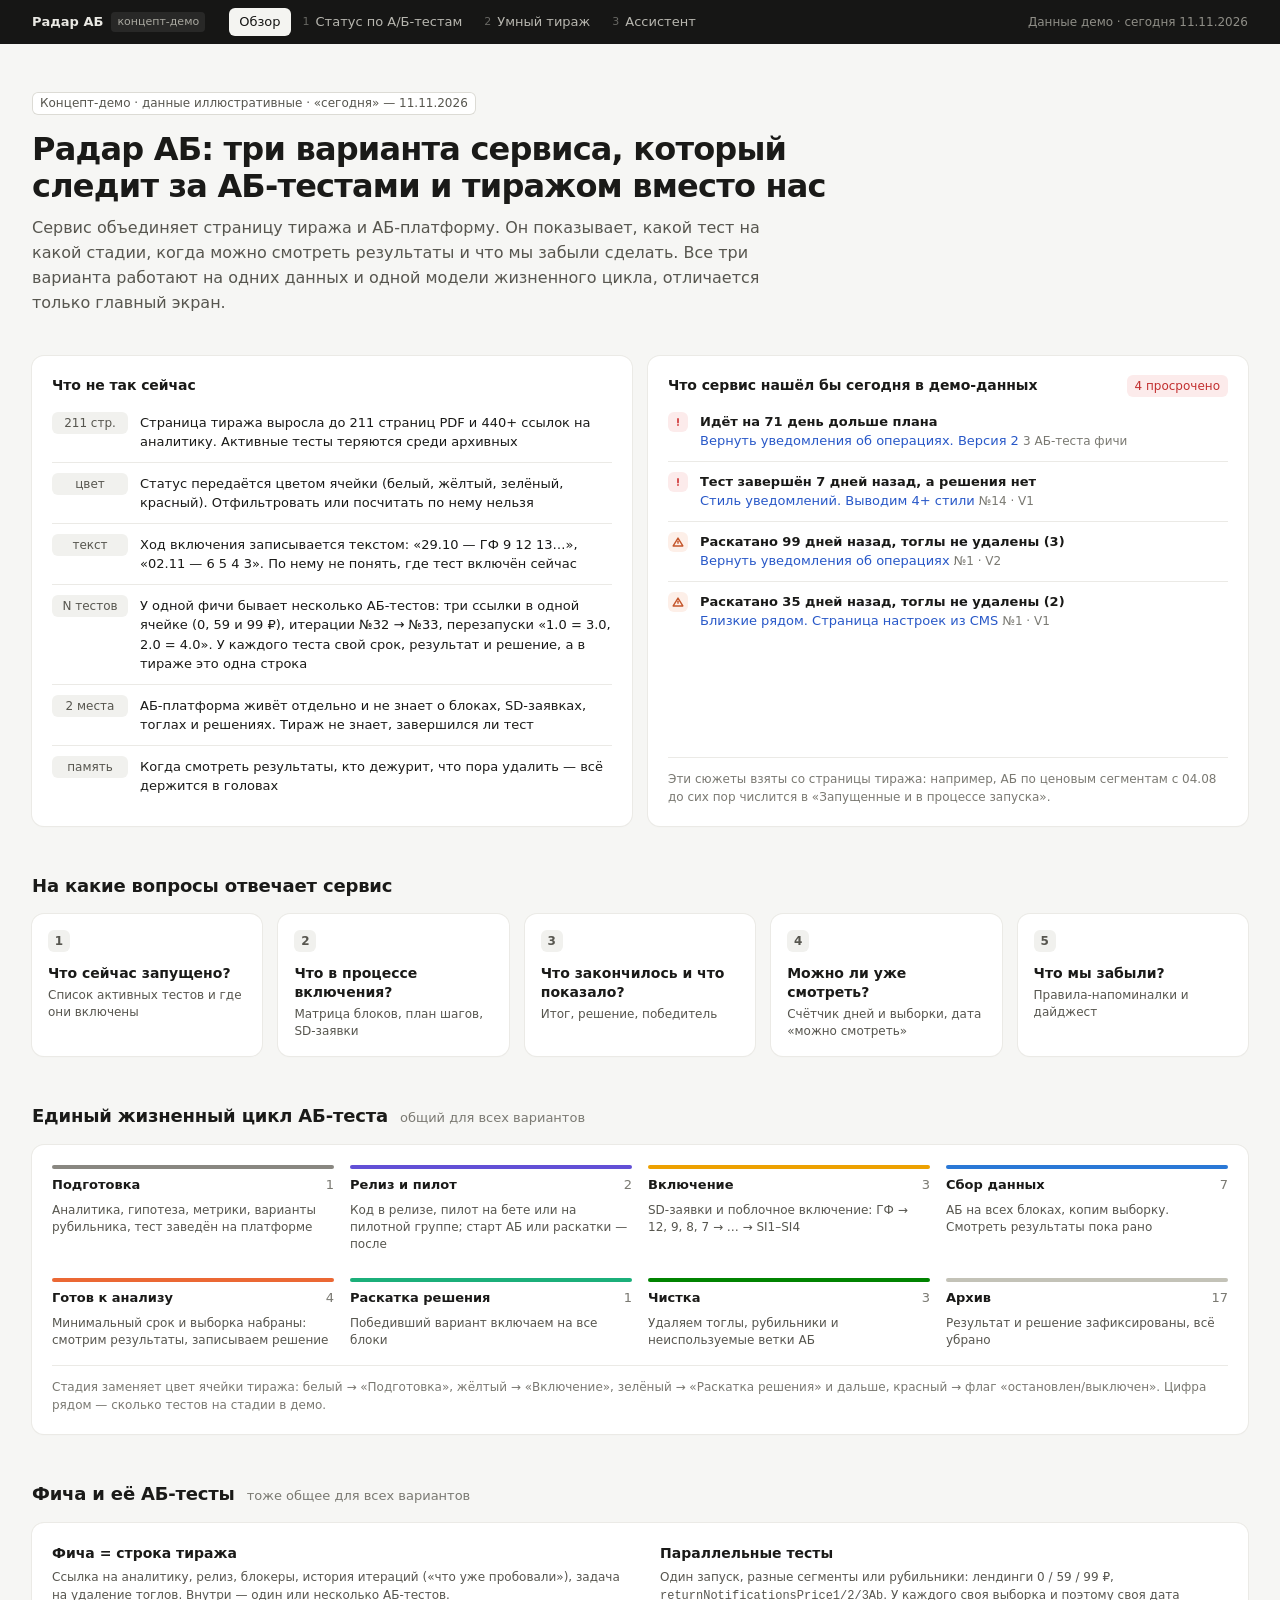
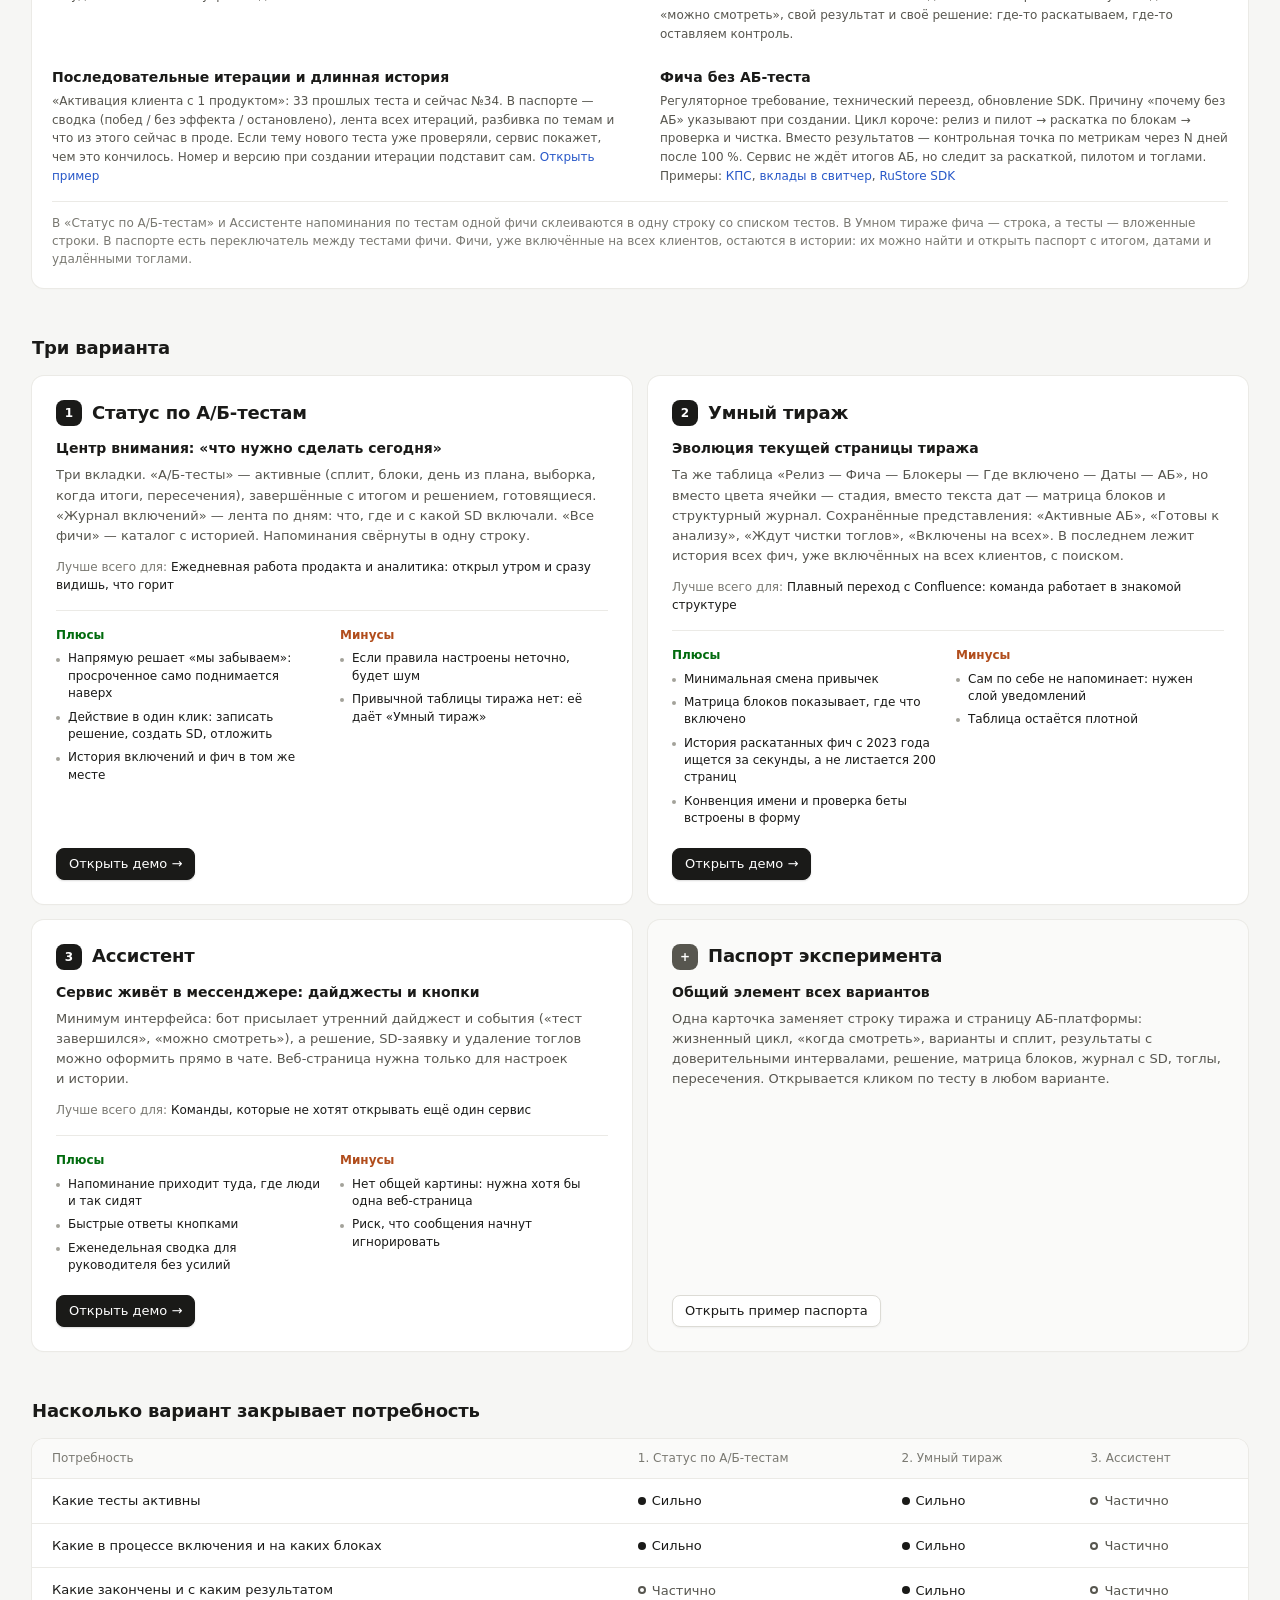
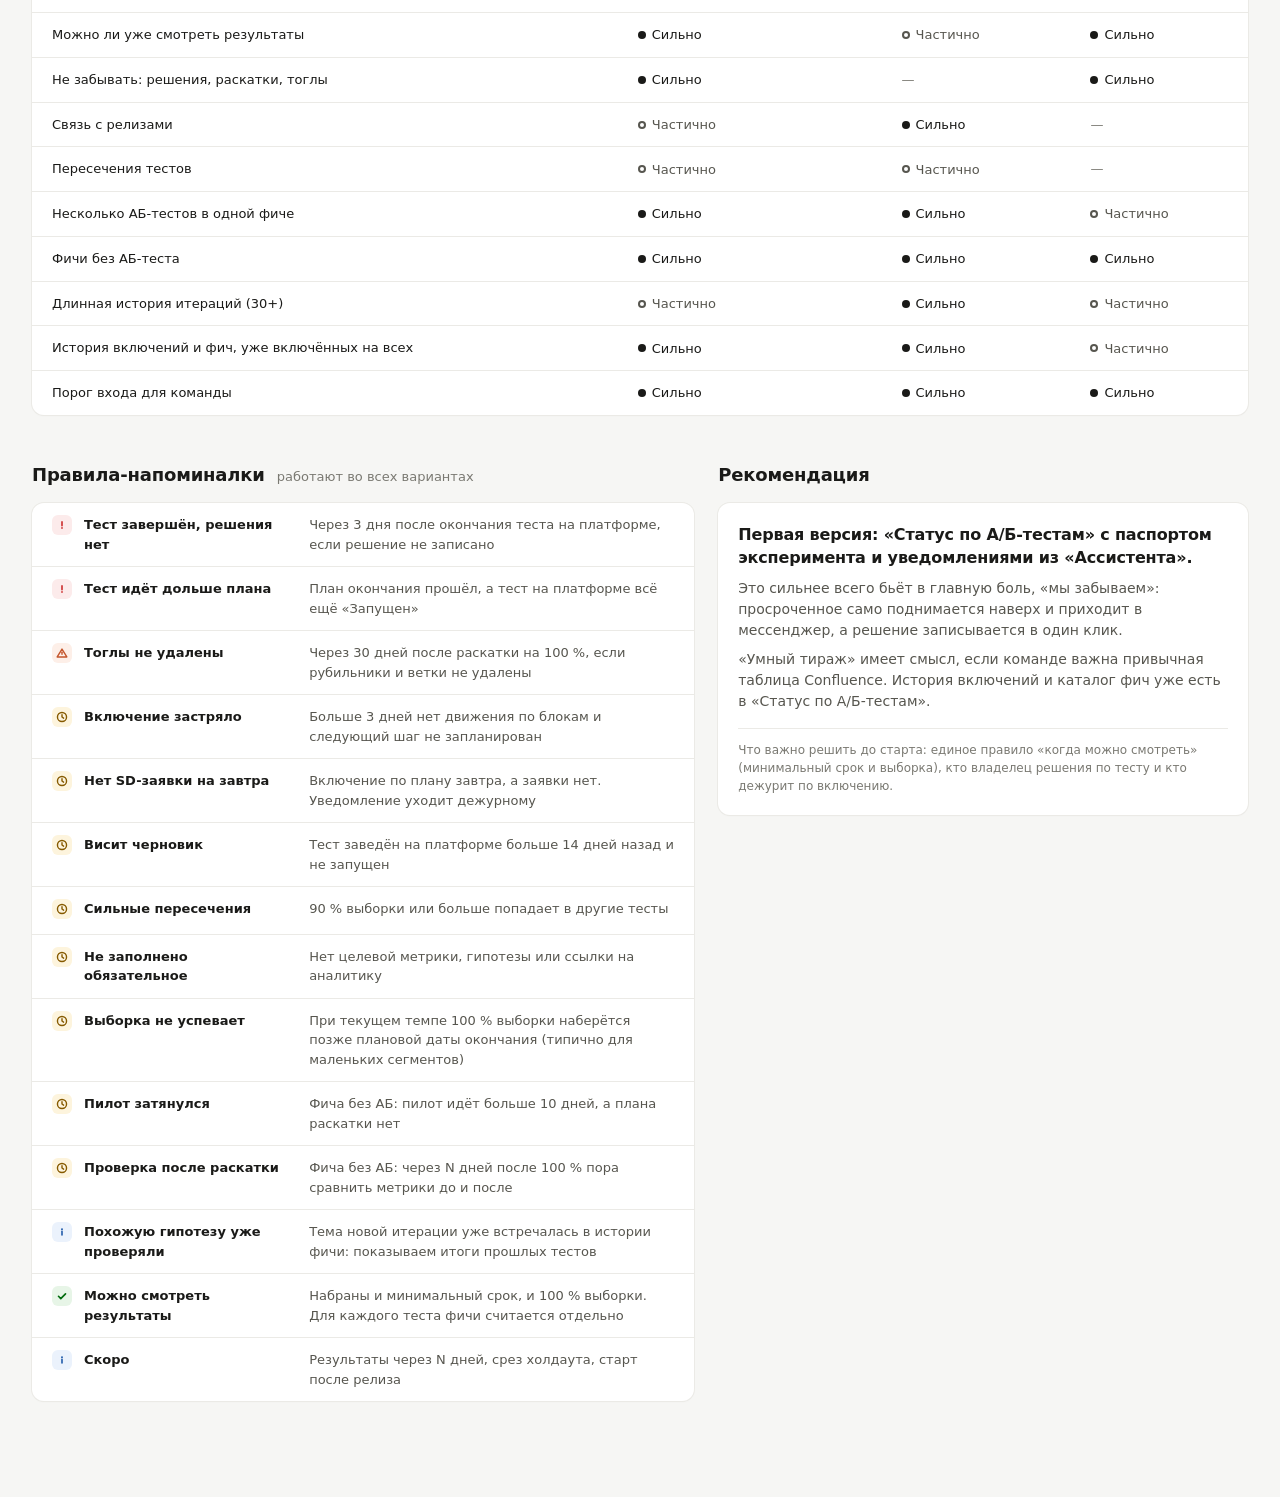
<file: abtests.html>
<!DOCTYPE html>
<html lang="ru">
<head>
<meta charset="utf-8">
<meta name="viewport" content="width=device-width, initial-scale=1">
<title>Радар АБ — 3 варианта сервиса для АБ-тестов и тиража</title>
<style>
/* =====================================================================
   Радар АБ — дизайн-система
   Токены → база → раскладка → компоненты → экраны → адаптив
   ===================================================================== */
:root {
  color-scheme: light;

  /* нейтральные */
  --bg: #f6f6f4;
  --surface: #ffffff;
  --surface-2: #fafaf9;
  --surface-3: #f1f1ee;
  --hover: #f8f8f6;
  --ink: #1a1a18;
  --ink-2: #57564f;
  --muted: #7a7972;
  --faint: #a3a29a;
  --line: #ebeae6;
  --line-2: #dcdbd5;
  --ring: rgba(26, 26, 24, .08);
  --accent: #2858c8;
  --accent-wash: #eef3fc;
  --focus-ring: 0 0 0 3px rgba(40, 88, 200, .24);

  /* стадии жизненного цикла (данные) */
  --st-prep: #898781;
  --st-release: #6250d6;
  --st-enabling: #eda100;
  --st-collecting: #2a78d6;
  --st-ready: #eb6834;
  --st-rollout: #1baf7a;
  --st-cleanup: #008300;
  --st-done: #c3c2b7;

  /* важность */
  --crit: #d03b3b;
  --serious: #ec835a;
  --warn: #fab219;
  --good: #0ca30c;
  --info: #2a78d6;
  --crit-text: #c22f2f;
  --serious-text: #b14d1c;
  --warn-text: #865a00;
  --info-text: #1d58a8;
  --good-text: #006b0d;
  --crit-wash: #fcebeb;
  --serious-wash: #fdefe8;
  --warn-wash: #fdf4dd;
  --info-wash: #ebf2fc;
  --good-wash: #e7f5e7;

  /* типографика */
  --font: "Inter", "Inter var", system-ui, -apple-system, "Segoe UI", Roboto, "Helvetica Neue", Arial, sans-serif;
  --mono: ui-monospace, "SF Mono", "JetBrains Mono", "Cascadia Mono", Menlo, Consolas, "Liberation Mono", monospace;
  --fs-xs: 11px;
  --fs-sm: 12px;
  --fs-base: 13px;
  --fs-md: 14px;
  --fs-lg: 16px;
  --fs-xl: 20px;
  --fs-2xl: 24px;
  --fs-3xl: 32px;

  /* геометрия */
  --r-xs: 4px;
  --r-sm: 6px;
  --r: 8px;
  --r-lg: 12px;
  --r-xl: 16px;
  --h-sm: 28px;
  --h: 32px;
  --h-lg: 36px;
  --container: 1360px;
  --gutter: 40px;
  --pad: 20px;            /* внутренний отступ карточек и таблиц */

  --shadow-xs: 0 1px 2px rgba(26, 26, 24, .05);
  --shadow-card: 0 0 0 1px var(--line), 0 1px 2px rgba(26, 26, 24, .04);
  --shadow-pop: 0 0 0 1px rgba(26, 26, 24, .06), 0 24px 56px -12px rgba(26, 26, 24, .28);
  --ease: cubic-bezier(.2, .7, .2, 1);
}

/* ---------- база ---------- */
*, *::before, *::after { box-sizing: border-box; }
html { -webkit-text-size-adjust: 100%; }
html, body { margin: 0; padding: 0; }
body {
  font-family: var(--font);
  font-size: var(--fs-md);
  line-height: 1.5;
  color: var(--ink);
  background: var(--bg);
  -webkit-font-smoothing: antialiased;
  -moz-osx-font-smoothing: grayscale;
  text-rendering: optimizeLegibility;
}
a { color: var(--accent); text-decoration: none; text-underline-offset: 2px; }
a:hover { text-decoration: underline; }
button, input, select, textarea { font: inherit; color: inherit; }
:focus-visible { outline: 2px solid var(--accent); outline-offset: 2px; }
h1, h2, h3, h4 { margin: 0; font-weight: 600; color: var(--ink); }
h1 { font-size: var(--fs-2xl); line-height: 1.25; letter-spacing: -.02em; }
h2 { font-size: var(--fs-lg); line-height: 1.35; letter-spacing: -.01em; }
h3 { font-size: var(--fs-md); line-height: 1.4; letter-spacing: -.005em; }
p { margin: 0; text-wrap: pretty; }
h1, h2 { text-wrap: balance; }
b, strong { font-weight: 600; }

.mono { font-family: var(--mono); font-size: var(--fs-sm); letter-spacing: 0; }
.muted { color: var(--muted); }
.ink2 { color: var(--ink-2); }
.small { font-size: var(--fs-sm); line-height: 1.45; }
.tnum { font-variant-numeric: tabular-nums; }
.nowrap { white-space: nowrap; }
.ell { min-width: 0; overflow: hidden; text-overflow: ellipsis; white-space: nowrap; }
.row { display: flex; align-items: center; gap: 8px; min-width: 0; }
.row.wrap { flex-wrap: wrap; }
.row.top { align-items: flex-start; }
.row.tight { gap: 6px; }
.stack.loose { gap: 16px; }
.grow { flex: 1 1 auto; min-width: 0; }
.stack { display: flex; flex-direction: column; gap: 8px; }
.sp { flex: 1; }
.hidden { display: none !important; }
.c-crit { color: var(--crit-text); font-weight: 600; }
.c-serious { color: var(--serious-text); font-weight: 600; }
.c-warn { color: var(--warn-text); font-weight: 600; }
.c-good { color: var(--good-text); }
.c-accent { color: var(--accent); }
.link-ink { color: var(--ink); font-weight: 500; }
.b { font-weight: 600; }
.ta-r { text-align: right; }

/* ---------- контейнер и каркас страницы ---------- */
.container, .page {
  width: 100%;
  max-width: calc(var(--container) + var(--gutter) * 2);
  margin: 0 auto;
  padding-left: var(--gutter);
  padding-right: var(--gutter);
}
.page { padding-top: 32px; padding-bottom: 96px; }

.page-head { display: flex; align-items: center; justify-content: space-between; gap: 12px 24px; flex-wrap: wrap; margin-bottom: 24px; }
.page-head .sub { margin-top: 4px; color: var(--ink-2); font-size: var(--fs-md); }

.toolbar { display: flex; align-items: center; gap: 8px 12px; flex-wrap: wrap; margin-bottom: 12px; }
.toolbar .search { width: 280px; }
.toolbar .search.wide { width: 360px; }
.remind + .toolbar { margin-top: 24px; }

/* ---------- демо-панель (навигация по концептам, не часть продукта) ---------- */
.demo-bar { position: sticky; top: 0; z-index: 50; background: #161615; color: #e9e8e3; font-size: var(--fs-base); }
.demo-in { display: flex; align-items: center; gap: 24px; height: 44px; }
.demo-bar .brand { display: flex; align-items: center; gap: 8px; font-weight: 600; white-space: nowrap; }
.demo-bar .brand small { font-size: var(--fs-xs); font-weight: 500; color: #a9a8a0; padding: 2px 6px; border-radius: var(--r-xs); background: rgba(255, 255, 255, .08); }
.demo-tabs { display: flex; gap: 2px; min-width: 0; overflow-x: auto; scrollbar-width: none; }
.demo-tabs::-webkit-scrollbar { display: none; }
.demo-tabs a { display: inline-flex; align-items: center; gap: 6px; height: 28px; padding: 0 10px; border-radius: var(--r-sm); color: #b8b7b0; white-space: nowrap; text-decoration: none; transition: background .12s, color .12s; }
.demo-tabs a:hover { background: rgba(255, 255, 255, .08); color: #fff; }
.demo-tabs a.active { background: #f4f4f1; color: #161615; font-weight: 500; }
.demo-tabs a b { font-size: var(--fs-xs); font-weight: 500; opacity: .5; font-variant-numeric: tabular-nums; }
.demo-bar .today { margin-left: auto; color: #8f8e87; font-size: var(--fs-sm); white-space: nowrap; }

/* ---------- шапка продукта ---------- */
.app-head { background: var(--surface); border-bottom: 1px solid var(--line); }
.app-head-in { display: flex; align-items: center; gap: 12px; height: 60px; }
.logo { display: flex; align-items: center; gap: 10px; font-weight: 600; font-size: 15px; letter-spacing: -.01em; white-space: nowrap; }
.logo-mark { width: 28px; height: 28px; flex: 0 0 28px; border-radius: var(--r); background: var(--ink); color: #fff; display: grid; place-items: center; font-size: var(--fs-base); font-weight: 700; letter-spacing: 0; }
.head-div { width: 1px; height: 20px; background: var(--line-2); margin: 0 4px; flex: none; }
.team-pick { display: inline-flex; align-items: center; gap: 6px; height: var(--h); padding: 0 8px; border-radius: var(--r); font-size: var(--fs-base); font-weight: 500; color: var(--ink); white-space: nowrap; cursor: pointer; transition: background .12s; }
.team-pick:hover { background: var(--surface-3); }
.team-pick svg { color: var(--muted); }
.app-head .search { width: 100%; max-width: 340px; margin-left: 8px; }

/* ---------- кнопки ---------- */
.btn {
  display: inline-flex; align-items: center; justify-content: center; gap: 6px;
  height: var(--h); padding: 0 12px; border-radius: var(--r);
  border: 1px solid var(--line-2); background: var(--surface); color: var(--ink);
  font-size: var(--fs-base); font-weight: 500; line-height: 1; white-space: nowrap;
  cursor: pointer; text-decoration: none; box-shadow: var(--shadow-xs);
  transition: background .12s, border-color .12s, box-shadow .12s, color .12s;
}
.btn:hover { background: var(--hover); border-color: #cfcec7; text-decoration: none; }
.btn:active { background: var(--surface-3); }
.btn:focus-visible { outline: none; box-shadow: var(--focus-ring); }
.btn:disabled, .btn[aria-disabled="true"] { opacity: .45; pointer-events: none; }
.btn svg { flex: none; }
.btn.primary { background: var(--ink); border-color: var(--ink); color: #fff; box-shadow: 0 1px 2px rgba(0, 0, 0, .14); }
.btn.primary:hover { background: #33332f; border-color: #33332f; }
.btn.primary:active { background: #000; }
.btn.ghost { background: transparent; border-color: transparent; box-shadow: none; color: var(--ink-2); }
.btn.ghost:hover { background: var(--surface-3); color: var(--ink); }
.btn.sm { height: var(--h-sm); padding: 0 10px; gap: 4px; font-size: var(--fs-sm); border-radius: var(--r-sm); }
.btn.icon { width: var(--h); padding: 0; }
.btn.sm.icon { width: var(--h-sm); }
.btn.link { height: auto; padding: 0; border: 0; background: none; box-shadow: none; color: var(--accent); }
.btn.link:hover { text-decoration: underline; background: none; }

/* ---------- чипы, точки, аватары ---------- */
.chip {
  display: inline-flex; align-items: center; gap: 6px; height: 22px; padding: 0 8px;
  border-radius: var(--r-sm); background: var(--surface-3); color: var(--ink-2);
  font-size: var(--fs-sm); font-weight: 500; line-height: 1; white-space: nowrap; vertical-align: middle;
}
.chip.outline { background: var(--surface); box-shadow: inset 0 0 0 1px var(--line-2); }
.chip.xs { height: 18px; padding: 0 6px; font-size: var(--fs-xs); border-radius: var(--r-xs); }
.chip.crit { background: var(--crit-wash); color: var(--crit-text); }
.stage-chip { background: var(--surface); box-shadow: inset 0 0 0 1px var(--line-2); color: var(--ink); }
.dot { display: inline-block; width: 8px; height: 8px; flex: 0 0 8px; border-radius: 50%; }
.dot.sq { border-radius: 2px; }
.badge { display: inline-flex; align-items: center; justify-content: center; min-width: 20px; height: 20px; padding: 0 6px; border-radius: 10px; background: var(--surface-3); color: var(--ink-2); font-size: var(--fs-sm); font-weight: 500; font-variant-numeric: tabular-nums; }

.avatar {
  width: 24px; height: 24px; flex: 0 0 24px; border-radius: 50%;
  display: inline-grid; place-items: center; font-size: 10px; font-weight: 600; letter-spacing: .02em;
  background: var(--surface-3); color: var(--ink-2); box-shadow: inset 0 0 0 1px var(--line-2);
}
.avatar.lg { width: 32px; height: 32px; flex-basis: 32px; font-size: var(--fs-sm); }

/* ---------- сегментированный контрол ---------- */
.seg {
  display: inline-flex; align-items: center; gap: 2px; flex: none; max-width: 100%;
  height: var(--h); padding: 2px; border-radius: var(--r); background: var(--surface-3);
  overflow-x: auto; scrollbar-width: none;
}
.seg::-webkit-scrollbar { display: none; }
.seg button {
  display: inline-flex; align-items: center; gap: 6px; flex: none;
  height: 28px; padding: 0 10px; border: 0; border-radius: var(--r-sm); background: transparent;
  color: var(--ink-2); font-size: var(--fs-base); font-weight: 500; white-space: nowrap; cursor: pointer;
  transition: color .12s, background .12s, box-shadow .12s;
}
.seg button:hover { color: var(--ink); }
.seg button.on { background: var(--surface); color: var(--ink); box-shadow: 0 0 0 1px var(--ring), 0 1px 2px rgba(0, 0, 0, .06); }
.seg button:focus-visible { outline: none; box-shadow: var(--focus-ring); }
.seg .cnt { color: var(--muted); font-size: var(--fs-sm); font-variant-numeric: tabular-nums; }

/* ---------- поля ввода ---------- */
.search {
  display: flex; align-items: center; gap: 8px; min-width: 0;
  height: var(--h); padding: 0 10px; border-radius: var(--r);
  border: 1px solid var(--line-2); background: var(--surface); color: var(--muted);
  box-shadow: var(--shadow-xs); transition: border-color .12s, box-shadow .12s;
}
.search:hover { border-color: #cfcec7; }
.search:focus-within { border-color: var(--accent); box-shadow: var(--focus-ring); }
.search svg { flex: none; }
.search input { flex: 1; min-width: 0; height: 100%; border: 0; outline: 0; background: transparent; font-size: var(--fs-base); color: var(--ink); }
.search input::placeholder { color: var(--faint); }

select.sel {
  height: var(--h); padding: 0 30px 0 10px; border-radius: var(--r); border: 1px solid var(--line-2);
  background: var(--surface) url("data:image/svg+xml,%3Csvg xmlns='http://www.w3.org/2000/svg' width='12' height='12' fill='none' viewBox='0 0 16 16'%3E%3Cpath d='m4 6 4 4 4-4' stroke='%237a7972' stroke-width='1.6' stroke-linecap='round' stroke-linejoin='round'/%3E%3C/svg%3E") no-repeat right 10px center / 12px;
  font-size: var(--fs-base); color: var(--ink); box-shadow: var(--shadow-xs); appearance: none; cursor: pointer;
  transition: border-color .12s, box-shadow .12s;
}
select.sel:hover { border-color: #cfcec7; }
select.sel:focus-visible { outline: none; border-color: var(--accent); box-shadow: var(--focus-ring); }

/* переключатель */
.toggle { display: inline-flex; align-items: center; gap: 8px; padding: 0; border: 0; background: none; cursor: pointer; font-size: var(--fs-base); color: var(--ink-2); user-select: none; text-align: left; }
.toggle i { position: relative; flex: none; width: 28px; height: 16px; border-radius: 999px; background: var(--line-2); transition: background .15s; }
.toggle i::after { content: ''; position: absolute; top: 2px; left: 2px; width: 12px; height: 12px; border-radius: 50%; background: #fff; box-shadow: 0 1px 2px rgba(0, 0, 0, .25); transition: transform .15s var(--ease); }
.toggle:hover i { background: #cbcac3; }
.toggle.on i { background: var(--ink); }
.toggle.on i::after { transform: translateX(12px); }
.toggle:focus-visible { outline: none; }
.toggle:focus-visible i { box-shadow: var(--focus-ring); }

/* ---------- важность ---------- */
.sev { display: inline-grid; place-items: center; width: 20px; height: 20px; flex: 0 0 20px; border-radius: var(--r-sm); }
.sev svg { width: 14px; height: 14px; }
.sev.crit { background: var(--crit-wash); color: var(--crit); }
.sev.serious { background: var(--serious-wash); color: #c4552b; }
.sev.warn { background: var(--warn-wash); color: var(--warn-text); }
.sev.info { background: var(--info-wash); color: var(--info-text); }
.sev.good { background: var(--good-wash); color: var(--good-text); }
.sev.inv { background: rgba(255, 255, 255, .12); color: #9be39b; }
.sev-label { font-size: var(--fs-sm); font-weight: 600; }
.sev-label.crit { color: var(--crit-text); }
.sev-label.serious { color: var(--serious-text); }
.sev-label.warn { color: var(--warn-text); }
.sev-label.info { color: var(--info-text); }
.sev-label.good { color: var(--good-text); }

/* ---------- карточки ---------- */
.card { min-width: 0; background: var(--surface); border-radius: var(--r-lg); box-shadow: var(--shadow-card); }
.card.pad { padding: var(--pad); }
.card.scroll { overflow-x: auto; }
.card-h { display: flex; align-items: center; gap: 10px; min-height: 56px; padding: 16px var(--pad) 12px; }
.card-h h3 { font-size: var(--fs-md); }
.card-h .count { color: var(--muted); font-size: var(--fs-base); font-variant-numeric: tabular-nums; }
.card-b { padding: 0 var(--pad) var(--pad); }
.card-b.flush { padding: 0; }
.empty { color: var(--muted); font-size: var(--fs-base); padding: 12px 0; }
.empty.pad { padding: 32px var(--pad); text-align: center; }
.empty.flush { padding: 0; }
.card-note { padding: 12px var(--pad); border-top: 1px solid var(--line); font-size: var(--fs-sm); color: var(--muted); }
.divider { height: 1px; background: var(--line); margin: 16px 0; }
.note { padding: 10px 12px; border-radius: var(--r); background: var(--surface-2); box-shadow: inset 0 0 0 1px var(--line); font-size: var(--fs-base); }
.note.good { background: var(--good-wash); box-shadow: none; color: #0f3d14; }

/* ---------- таблицы ---------- */
table.t { width: 100%; border-collapse: separate; border-spacing: 0; font-size: var(--fs-base); }
table.t th {
  height: 40px; padding: 0 12px; text-align: left; vertical-align: middle; white-space: nowrap;
  font-size: var(--fs-sm); font-weight: 500; color: var(--muted);
  background: var(--surface-2); border-bottom: 1px solid var(--line);
}
table.t td { padding: 12px; border-bottom: 1px solid var(--line); vertical-align: middle; }
table.t tbody tr:last-child td { border-bottom: 0; }
table.t th:first-child, table.t td:first-child { padding-left: var(--pad); }
table.t th:last-child, table.t td:last-child { padding-right: var(--pad); }
table.t tr.clickable { cursor: pointer; }
table.t tr.clickable:hover td { background: var(--hover); }
table.t .num { text-align: right; font-variant-numeric: tabular-nums; }
table.t td.ic, table.t th.ic { width: 20px; padding-right: 0; }
table.t td.av, table.t th.av { width: 24px; }
table.t tr.grp td { height: 36px; padding-top: 0; padding-bottom: 0; background: var(--surface-2); font-size: var(--fs-sm); font-weight: 600; color: var(--ink-2); }
table.t tr.grp .dot { margin-right: 6px; vertical-align: 0; }
table.t tr.grp .muted { font-weight: 500; margin-left: 4px; }

.tname { display: block; overflow: hidden; text-overflow: ellipsis; white-space: nowrap; color: var(--ink); font-weight: 500; }
a.tname:hover { text-decoration: none; color: var(--accent); }
.tsub { margin-top: 2px; overflow: hidden; text-overflow: ellipsis; white-space: nowrap; font-size: var(--fs-sm); color: var(--muted); }

/* ---------- матрица блоков ---------- */
.bm { display: inline-grid; gap: 2px; grid-auto-flow: column; align-items: center; }
.bm .c {
  height: 22px; min-width: 30px; padding: 0 3px; border-radius: var(--r-xs);
  display: grid; place-items: center; cursor: default;
  font-size: 10px; font-weight: 600; font-variant-numeric: tabular-nums; letter-spacing: -.01em;
  background: var(--surface); color: var(--muted); box-shadow: inset 0 0 0 1px var(--line-2);
}
.bm .c.ab { background: #d9e7fa; color: #1a56b0; box-shadow: inset 0 0 0 1px #bfd5f4; }
.bm .c.on { background: #d6eed9; color: #0a5e1c; box-shadow: inset 0 0 0 1px #b7dfbe; }
.bm .c.pause { background: var(--surface-3); color: var(--ink-2); box-shadow: inset 0 0 0 1px var(--line-2); }
.bm .c.plan { color: var(--ink-2); box-shadow: inset 0 0 0 1px var(--line-2); background: repeating-linear-gradient(45deg, #ecebe6 0 2px, #fafaf8 2px 6px); }
.bm .c.gap { background: none; box-shadow: none; min-width: 6px; padding: 0; }
.bm-grid .hd { min-width: 30px; text-align: center; font-size: 10px; font-weight: 500; line-height: 1.6; color: var(--muted); white-space: nowrap; }
.bm-grid { display: grid; gap: 2px; align-items: center; }
.bm-legend { display: flex; flex-wrap: wrap; gap: 6px 16px; font-size: var(--fs-sm); color: var(--ink-2); }
.bm-legend span { display: inline-flex; align-items: center; gap: 6px; white-space: nowrap; }
.bm-legend i { display: inline-block; width: 14px; height: 12px; border-radius: 3px; box-shadow: inset 0 0 0 1px var(--line-2); }
.bm-legend i.ab { background: #d9e7fa; box-shadow: inset 0 0 0 1px #bfd5f4; }
.bm-legend i.on { background: #d6eed9; box-shadow: inset 0 0 0 1px #b7dfbe; }
.bm-legend i.pause { background: var(--surface-3); }
.bm-legend i.plan { background: repeating-linear-gradient(45deg, #ecebe6 0 2px, #fafaf8 2px 5px); }

.mini-bm { display: inline-flex; align-items: center; gap: 2px; vertical-align: middle; }
.mini-bm i { display: block; width: 8px; height: 8px; border-radius: 2px; background: var(--surface-3); box-shadow: inset 0 0 0 1px var(--line-2); }
.mini-bm i.ab { background: var(--st-collecting); box-shadow: none; }
.mini-bm i.on { background: var(--st-cleanup); box-shadow: none; }
.mini-bm i.pause { background: #d6d5ce; box-shadow: none; }
.mini-bm i.plan { background: repeating-linear-gradient(45deg, #c9c8c0 0 1px, #f4f4f1 1px 3px); }
.mini-bm i.sep { width: 3px; background: none; box-shadow: none; }

/* ---------- шкала готовности ---------- */
.meter { position: relative; height: 6px; border-radius: 3px; background: #dce8f8; overflow: visible; }
.meter > b { display: block; height: 100%; border-radius: 3px; background: var(--st-collecting); }
.meter.ready { background: #fbe3d8; }
.meter.ready > b { background: var(--st-ready); }
.meter.over { background: #f6d9d9; }
.meter.over > b { background: var(--crit); }
.meter .tick { position: absolute; top: -2px; bottom: -2px; width: 2px; border-radius: 1px; background: var(--ink); }
.meter-row { display: flex; align-items: center; gap: 10px; font-size: var(--fs-sm); color: var(--ink-2); min-width: 0; }
.meter-row .meter { flex: 1; }

/* ---------- полоса сплита ---------- */
.split { display: flex; gap: 2px; height: 28px; }
.split > div { display: flex; align-items: center; min-width: 0; padding: 0 8px; overflow: hidden; border-radius: var(--r-xs); white-space: nowrap; font-size: var(--fs-sm); font-weight: 600; color: #fff; }
.split > div.dk { color: #1a1a18; }
.split.sm { height: 22px; }
.var-list { display: flex; flex-direction: column; gap: 6px; margin-top: 12px; }
.var-list .row { gap: 10px; font-size: var(--fs-base); }
.var-list .var-v { width: 40px; flex: none; }
.legend { display: flex; flex-wrap: wrap; gap: 6px 16px; margin-top: 10px; font-size: var(--fs-sm); color: var(--ink-2); }
.legend span { display: inline-flex; align-items: center; gap: 6px; }

/* ---------- drawer: паспорт эксперимента ---------- */
.scrim { position: fixed; inset: 0; z-index: 80; background: rgba(20, 20, 19, .32); opacity: 0; pointer-events: none; transition: opacity .2s; }
.scrim.open { opacity: 1; pointer-events: auto; }
.drawer {
  position: fixed; top: 0; right: 0; bottom: 0; z-index: 90; width: min(880px, 100vw);
  display: flex; flex-direction: column; background: var(--bg); box-shadow: var(--shadow-pop);
  transform: translateX(100%); visibility: hidden;
  transition: transform .28s var(--ease), visibility 0s linear .28s;
}
.drawer.open { transform: none; visibility: visible; transition: transform .28s var(--ease); }
.drawer-head { position: relative; flex: none; padding: 20px 28px 0; background: var(--surface); border-bottom: 1px solid var(--line); }
.drawer-body { flex: 1; overflow-y: auto; display: flex; flex-direction: column; gap: 16px; padding: 20px 28px 48px; }
.drawer-body > * { flex-shrink: 0; }
.drawer .x { position: absolute; top: 14px; right: 16px; }
.drawer h2 { padding-right: 40px; font-size: var(--fs-xl); line-height: 1.3; letter-spacing: -.015em; }
.drawer h2 .muted { font-weight: 500; }
.p-chips { display: flex; flex-wrap: wrap; gap: 6px; margin-bottom: 10px; padding-right: 40px; }
.p-meta { display: flex; flex-wrap: wrap; align-items: center; gap: 6px 16px; margin-top: 8px; font-size: var(--fs-base); color: var(--ink-2); }
.p-meta .mono { color: var(--ink); }
.p-meta a { display: inline-flex; align-items: center; gap: 4px; }
.pfacts { display: grid; grid-template-columns: repeat(4, minmax(0, 1fr)); gap: 8px; margin-top: 16px; }
.pfacts > div { display: flex; flex-direction: column; gap: 2px; min-width: 0; padding: 10px 12px; border-radius: var(--r); background: var(--surface-2); box-shadow: inset 0 0 0 1px var(--line); }
.pf-l { font-size: var(--fs-xs); font-weight: 500; color: var(--muted); text-transform: uppercase; letter-spacing: .05em; }
.pf-v { overflow: hidden; text-overflow: ellipsis; white-space: nowrap; font-size: var(--fs-md); font-weight: 600; }
.pf-s { min-height: 18px; overflow: hidden; text-overflow: ellipsis; white-space: nowrap; font-size: var(--fs-sm); color: var(--ink-2); }

.sec { min-width: 0; padding: var(--pad); background: var(--surface); border-radius: var(--r-lg); box-shadow: var(--shadow-card); }
.sec > h3 { display: flex; align-items: center; gap: 8px; min-height: 28px; margin-bottom: 12px; }
.sec > h3 .sp { flex: 1; }
.sec > h3 .aside { font-size: var(--fs-sm); font-weight: 400; color: var(--muted); }
.kv { display: grid; grid-template-columns: 168px minmax(0, 1fr); gap: 10px 16px; font-size: var(--fs-base); }
.kv dt { color: var(--muted); }
.kv dd { margin: 0; min-width: 0; }
.kv.mt { margin-top: 16px; }
.kv .name-row { display: flex; align-items: flex-start; gap: 8px; }
.kv .name-row .mono { flex: 1; min-width: 0; word-break: break-word; line-height: 1.5; }
.lead-text { font-size: var(--fs-md); line-height: 1.55; }
.sec > .sec-sub { margin: -6px 0 12px; font-size: var(--fs-sm); color: var(--muted); }
.hscroll { overflow-x: auto; }
.mt-8 { margin-top: 8px; }
.mt-12 { margin-top: 12px; }
.mt-16 { margin-top: 16px; }
.decide-cta { display: flex; flex-wrap: wrap; align-items: center; gap: 12px 16px; }
.decide-cta > span { flex: 1 1 280px; }

/* шаги жизненного цикла */
.stepper { display: grid; grid-template-columns: repeat(var(--n, 8), minmax(0, 1fr)); gap: 4px; }
.step { display: flex; flex-direction: column; gap: 8px; min-width: 0; font-size: var(--fs-sm); line-height: 1.35; color: var(--muted); }
.step .bar { height: 4px; border-radius: 2px; background: var(--surface-3); }
.step.done .bar { background: #bcbbb3; }
.step.done { color: var(--ink-2); }
.step.cur .bar { background: var(--c); }
.step.cur { color: var(--ink); font-weight: 600; }
.step .sn { display: block; min-height: calc(2em * 1.35); }
.step small { display: block; margin-top: 2px; font-size: var(--fs-xs); font-weight: 400; color: var(--muted); font-variant-numeric: tabular-nums; }

/* журнал событий */
.journal { display: flex; flex-direction: column; }
.jrow { display: grid; grid-template-columns: 84px 16px minmax(0, 1fr); gap: 10px; padding: 6px 0; font-size: var(--fs-base); }
.jrow .jd { padding-top: 1px; font-size: var(--fs-sm); color: var(--muted); font-variant-numeric: tabular-nums; }
.jrow .jdot { position: relative; display: flex; justify-content: center; }
.jrow .jdot::before { content: ''; position: absolute; top: 0; bottom: -14px; width: 2px; background: var(--line); }
.jrow:last-child .jdot::before { display: none; }
.jrow .jdot i { position: relative; width: 10px; height: 10px; margin-top: 5px; border-radius: 50%; background: var(--muted); box-shadow: 0 0 0 3px var(--surface); }
.jrow.future { opacity: .7; }
.jrow.future .jdot i { background: var(--surface); box-shadow: 0 0 0 3px var(--surface), inset 0 0 0 2px var(--muted); }
.jrow .jtxt .chip { margin-right: 6px; }
.jrow .jtxt .sd { margin-left: 6px; font-family: var(--mono); font-size: var(--fs-xs); color: var(--accent); }
.jrow .jtxt .blk { color: var(--ink-2); }
.bg-2 .jrow .jdot i { box-shadow: 0 0 0 3px var(--surface-2); }

/* тоглы */
.tg-list { display: flex; flex-direction: column; }
.tg-row { display: flex; align-items: flex-start; gap: 10px; padding: 10px 0; border-bottom: 1px solid var(--line); font-size: var(--fs-base); }
.tg-row:first-child { padding-top: 0; }
.tg-row:last-child { border-bottom: 0; padding-bottom: 0; }
.tg-row .sev-label { flex: none; margin-top: 2px; }

/* напоминание-плашка (общая) */
.alert { display: flex; align-items: flex-start; gap: 12px; padding: 12px 14px; border-radius: var(--r); background: var(--surface); box-shadow: inset 0 0 0 1px var(--line); }
.alert .a-body { flex: 1; min-width: 0; }
.alert .a-title { font-size: var(--fs-base); font-weight: 600; }
.alert .a-sub { margin-top: 2px; font-size: var(--fs-base); color: var(--ink-2); }
.alert .a-meta { display: flex; flex-wrap: wrap; align-items: center; gap: 8px; margin-top: 8px; }
.alert .a-act { display: flex; flex-shrink: 0; align-items: center; gap: 6px; }
.alert.crit { box-shadow: inset 3px 0 0 var(--crit), inset 0 0 0 1px var(--line); }
.alert.serious { box-shadow: inset 3px 0 0 var(--serious), inset 0 0 0 1px var(--line); }
.alert.warn { background: #fffcf3; box-shadow: inset 3px 0 0 var(--warn), inset 0 0 0 1px #f3e6c2; }
.a-group { display: flex; flex-direction: column; gap: 4px; margin-top: 8px; padding: 8px 10px; border-radius: var(--r); background: var(--surface-2); box-shadow: inset 0 0 0 1px var(--line); }

/* forest plot */
.forest { width: 100%; }
.forest-row { display: grid; grid-template-columns: minmax(0, 220px) 64px minmax(160px, 1fr) 168px; gap: 16px; align-items: center; min-height: 40px; padding: 8px 0; border-bottom: 1px solid var(--line); font-size: var(--fs-base); }
.forest-row:last-child { border-bottom: 0; }
.forest-row.head { min-height: 32px; padding-top: 0; font-size: var(--fs-sm); font-weight: 500; color: var(--muted); }
.forest-row.axis { min-height: 0; padding: 4px 0 0; border: 0; }
.forest-row .fv { min-width: 0; }
.forest-plot { position: relative; height: 22px; }
.forest-plot .zero { position: absolute; top: -6px; bottom: -6px; width: 1px; background: var(--line-2); }
.forest-plot .thr { position: absolute; top: -6px; bottom: -6px; width: 2px; background: #e66767; opacity: .6; }
.forest-plot .ci { position: absolute; top: 10px; height: 2px; border-radius: 1px; }
.forest-plot .pt { position: absolute; top: 6px; width: 10px; height: 10px; margin-left: -5px; border-radius: 50%; box-shadow: 0 0 0 2px var(--surface); }
.forest-axis { position: relative; height: 16px; font-size: var(--fs-xs); color: var(--muted); font-variant-numeric: tabular-nums; }
.forest-axis span { position: absolute; transform: translateX(-50%); }

/* решение */
.decision { display: flex; align-items: flex-start; gap: 12px; }
.decision .who { display: flex; align-items: baseline; gap: 8px; }
.decision p { margin-top: 4px; }

/* несколько тестов фичи */
.ftabs { display: flex; flex-wrap: wrap; gap: 6px; margin-top: 12px; }
.ftab { display: inline-flex; align-items: center; gap: 6px; height: 28px; padding: 0 10px; border-radius: var(--r-sm); font-size: var(--fs-sm); font-weight: 500; color: var(--ink); background: var(--surface); box-shadow: inset 0 0 0 1px var(--line-2); text-decoration: none; cursor: pointer; transition: background .12s, box-shadow .12s; }
.ftab:hover { background: var(--surface-3); text-decoration: none; }
.ftab.on { box-shadow: inset 0 0 0 1.5px var(--ink); font-weight: 600; }
.ftest { display: grid; grid-template-columns: minmax(0, 1fr) auto; gap: 2px 16px; align-items: center; padding: 10px 0; border-bottom: 1px solid var(--line); }
.ftest:last-child { border-bottom: 0; }
.ftest.cur { margin: 0 calc(var(--pad) * -1); padding: 10px var(--pad); background: var(--accent-wash); }
.ftest .brief { padding-left: 16px; }
.ftest .key { font-family: var(--mono); font-size: var(--fs-xs); color: var(--muted); white-space: nowrap; }
.fhist { display: grid; grid-template-columns: 88px minmax(0, 1fr) auto; gap: 12px; padding: 8px 0; border-bottom: 1px solid var(--line); font-size: var(--fs-base); }
.fhist:last-child { border-bottom: 0; }

/* длинная история итераций */
.hstrip { display: flex; flex-wrap: wrap; align-items: center; gap: 2px; }
.hstrip i { display: block; width: 14px; height: 18px; border-radius: 3px; }
.hstrip i.now { background: repeating-linear-gradient(45deg, #2a78d6 0 2px, #dbe8f8 2px 5px); box-shadow: inset 0 0 0 1.5px #2a78d6; }
.hstrip.sm i { width: 10px; height: 12px; border-radius: 2px; }
.hist-sum { display: flex; flex-wrap: wrap; align-items: center; gap: 8px; margin-bottom: 12px; }
.hist-ends { display: flex; justify-content: space-between; margin-top: 6px; font-size: var(--fs-sm); color: var(--muted); }
.hist-box { padding: 12px 14px; border-radius: var(--r); background: var(--surface-2); box-shadow: inset 0 0 0 1px var(--line); }
.hist-box .small { margin-bottom: 8px; }
.tbl-inset { margin-top: 16px; overflow-x: auto; border-radius: var(--r); box-shadow: 0 0 0 1px var(--line); }
.tbl-inset table.t th:first-child, .tbl-inset table.t td:first-child { padding-left: 12px; }
.tbl-inset table.t th:last-child, .tbl-inset table.t td:last-child { padding-right: 12px; }
table.t tr.hl td { background: var(--accent-wash); }
details.hall { margin-top: 12px; }
details.hall summary { display: inline-flex; align-items: center; gap: 6px; cursor: pointer; font-size: var(--fs-base); font-weight: 500; color: var(--accent); }
details.hall .search { margin: 12px 0 4px; }

/* ---------- вкладки ---------- */
.utabs { display: flex; gap: 24px; overflow-x: auto; scrollbar-width: none; border-bottom: 1px solid var(--line); }
.utabs::-webkit-scrollbar { display: none; }
.utabs button {
  display: inline-flex; align-items: center; gap: 6px; flex: none;
  height: 40px; margin-bottom: -1px; padding: 0; border: 0; border-bottom: 2px solid transparent; background: none;
  font-size: var(--fs-md); font-weight: 500; color: var(--ink-2); white-space: nowrap; cursor: pointer; transition: color .12s, border-color .12s;
}
.utabs button:hover { color: var(--ink); }
.utabs button.on { color: var(--ink); border-bottom-color: var(--ink); }
.utabs button:focus-visible { outline: none; box-shadow: inset 0 -2px 0 var(--accent); color: var(--ink); }
.utabs .cnt, .ptabs .cnt { color: var(--muted); font-weight: 500; font-variant-numeric: tabular-nums; }
.page-tabs { margin-bottom: 24px; }
.ptabs { display: flex; gap: 24px; margin-top: 16px; overflow-x: auto; scrollbar-width: none; }
.ptabs::-webkit-scrollbar { display: none; }
.ptabs button { display: inline-flex; align-items: center; gap: 6px; flex: none; height: 42px; padding: 0; border: 0; border-bottom: 2px solid transparent; background: none; font-size: var(--fs-base); font-weight: 500; color: var(--ink-2); white-space: nowrap; cursor: pointer; }
.ptabs button:hover { color: var(--ink); }
.ptabs button.on { color: var(--ink); border-bottom-color: var(--ink); }

/* ---------- напоминания и задачи ---------- */
.remind { overflow: hidden; background: var(--surface); border-radius: var(--r-lg); box-shadow: var(--shadow-card); }
.remind-bar {
  display: flex; align-items: center; gap: 10px; width: 100%; min-height: 52px; padding: 10px var(--pad);
  border: 0; background: none; font-size: var(--fs-md); color: var(--ink); text-align: left; cursor: pointer; transition: background .12s;
}
.remind-bar:hover { background: var(--hover); }
.remind-bar:focus-visible { outline: none; box-shadow: inset var(--focus-ring); }
.remind-bar > svg { color: var(--ink-2); flex: none; }
.remind-bar .more { display: inline-flex; align-items: center; gap: 4px; font-size: var(--fs-base); font-weight: 500; color: var(--accent); white-space: nowrap; }
.remind-bar .more svg { transition: transform .15s; }
.remind.open .remind-bar .more svg { transform: rotate(180deg); }
.later-toggle { display: flex; align-items: center; gap: 6px; width: 100%; height: 44px; padding: 0 var(--pad); border: 0; border-top: 1px solid var(--line); background: var(--surface-2); font-size: var(--fs-base); font-weight: 500; color: var(--accent); text-align: left; cursor: pointer; }
.later-toggle:hover { background: var(--surface-3); }

.tasks { overflow: hidden; background: var(--surface); border-radius: var(--r-lg); box-shadow: var(--shadow-card); }
.tasks.flat { border-radius: 0; box-shadow: none; border-top: 1px solid var(--line); }
.task {
  position: relative; display: grid; grid-template-columns: 20px minmax(0, 1fr) 24px 56px 64px 176px;
  gap: 12px; align-items: center; min-height: 48px; padding: 8px 16px 8px var(--pad);
  border-bottom: 1px solid var(--line); cursor: pointer; transition: background .12s;
}
.task:last-child { border-bottom: 0; }
.task:hover { background: var(--hover); }
.task::before { content: ''; position: absolute; left: 0; top: 0; bottom: 0; width: 3px; }
.task.crit::before { background: var(--crit); }
.task.serious::before { background: var(--serious); }
.task.warn::before { background: var(--warn); }
.task-main { min-width: 0; }
.task-line { display: flex; align-items: baseline; gap: 8px; min-width: 0; overflow: hidden; white-space: nowrap; font-size: var(--fs-base); }
.task-line b { flex: 0 0 auto; font-weight: 600; }
.task-obj { flex: 0 1 auto; max-width: 52%; overflow: hidden; text-overflow: ellipsis; color: var(--ink); }
.task-det { flex: 1 1 auto; min-width: 0; overflow: hidden; text-overflow: ellipsis; font-size: var(--fs-sm); color: var(--muted); }
.task-extra { flex: 0 0 auto; align-self: center; }
.task-more { display: none; margin-top: 6px; font-size: var(--fs-sm); color: var(--ink-2); white-space: normal; }
.task.open .task-more { display: block; }
.task-sub { display: flex; flex-direction: column; gap: 4px; margin-top: 6px; }
.task-sub .row { gap: 6px; }
.task-age { font-size: var(--fs-sm); color: var(--muted); text-align: right; white-space: nowrap; font-variant-numeric: tabular-nums; }
.task.crit .task-age { color: var(--crit-text); font-weight: 600; }
.task-snz { opacity: 0; transition: opacity .12s; }
.task:hover .task-snz, .task:focus-within .task-snz { opacity: 1; }
.task > .btn:last-child { justify-self: end; }
.task-snz { justify-self: end; }

/* ---------- журнал включений ---------- */
.jfeed { overflow: hidden; background: var(--surface); border-radius: var(--r-lg); box-shadow: var(--shadow-card); }
.jday { display: flex; align-items: center; gap: 6px; height: 36px; padding: 0 var(--pad); font-size: var(--fs-sm); font-weight: 600; color: var(--ink-2); background: var(--surface-2); border-bottom: 1px solid var(--line); }
.jday .cnt { font-weight: 500; color: var(--muted); }
.jl {
  display: grid; grid-template-columns: 44px 52px minmax(0, 1fr) minmax(140px, 240px) 136px 24px;
  gap: 12px; align-items: center; min-height: 44px; padding: 6px var(--pad);
  border-bottom: 1px solid var(--line); font-size: var(--fs-base); cursor: pointer; transition: background .12s;
}
.jl:last-child { border-bottom: 0; }
.jl:hover { background: var(--hover); }
.jl-when { font-size: var(--fs-sm); color: var(--muted); font-variant-numeric: tabular-nums; }
.jk { display: grid; place-items: center; height: 20px; padding: 0 4px; border-radius: var(--r-xs); font-size: var(--fs-xs); font-weight: 600; }
.k-ab { background: #d9e7fa; color: #1a56b0; }
.k-on { background: #d6eed9; color: #0a5e1c; }
.k-beta { background: #ece9fb; color: #4a3aa7; }
.k-pause { background: var(--surface-3); color: var(--ink-2); }
.k-plan { background: repeating-linear-gradient(45deg, #ecebe6 0 2px, #fafaf8 2px 6px); color: var(--ink-2); box-shadow: inset 0 0 0 1px var(--line-2); }
.jl-name, .jl-blk { overflow: hidden; text-overflow: ellipsis; white-space: nowrap; }
.jl-name .muted { font-size: var(--fs-sm); margin-left: 4px; }
.jl-blk { color: var(--ink-2); }
.jl-sd { font-family: var(--mono); font-size: var(--fs-xs); color: var(--accent); white-space: nowrap; }
.jsum { margin: 0 0 12px; font-size: var(--fs-base); color: var(--ink-2); }

/* ---------- каталог фич ---------- */
table.cat .fname { max-width: 440px; }
table.cat .fname .tname { display: inline; }
table.cat .flast { max-width: 320px; overflow: hidden; text-overflow: ellipsis; white-space: nowrap; font-size: var(--fs-sm); color: var(--ink-2); }
.card-tools { display: flex; flex-wrap: wrap; align-items: center; gap: 8px 12px; padding: 12px var(--pad); border-bottom: 1px solid var(--line); }
table.abt .metric { max-width: 260px; }
.found { margin: -4px 0 12px; font-size: var(--fs-sm); color: var(--muted); }

/* ---------- таблица А/Б-тестов ---------- */
table.abt .tcol { min-width: 280px; max-width: 420px; }
table.abt .rcol { min-width: 220px; }
table.abt .rcol .meter-row { flex-wrap: nowrap; }
table.abt .rcol .meter { flex: 0 0 80px; }

/* ---------- умный тираж ---------- */
.reg table.t { min-width: 1180px; table-layout: fixed; }
.reg th.exp { width: 44px; }
.reg th.bmh { width: calc(var(--bm-cell) * 15 + 130px); }
.reg th.last-h { width: 200px; }
.reg th.ab-h { width: 156px; }
.reg th.tg-h { width: 128px; }
.reg thead th { white-space: normal; line-height: 1.3; }
.reg table.t td, .reg table.t th { padding-left: 10px; padding-right: 10px; }
.reg table.t td { padding-top: 10px; padding-bottom: 10px; }
.reg table.t th:first-child, .reg table.t td:first-child { padding-left: 12px; }
.reg table.t th:last-child, .reg table.t td:last-child { padding-right: var(--pad); }
.reg th.bmh { padding-top: 8px; padding-bottom: 6px; }
.reg th.bmh > div:first-child { margin-bottom: 4px; }
.reg th.bmh .hd { min-width: 0; }
.reg .exp .btn { transform: rotate(-90deg); }
.reg .exp .btn.open { transform: none; }
.reg tr.feat .fn:hover { color: var(--accent); text-decoration: none; }
.tbl-top { border-top: 1px solid var(--line); }
.tg-board .mono { overflow-wrap: anywhere; }
.tg-board td:last-child { white-space: normal; }
.reg td .bm, .reg td .bm .c { width: 100%; min-width: 0; }
.reg td .bm .c { padding: 0 1px; font-size: 9.5px; }
.reg .meter-row { flex-wrap: wrap; row-gap: 4px; }
.reg .meter-row .nowrap { white-space: normal; }
.reg .meter-row .meter { flex: 1 1 100%; }
.reg td.exp { padding-right: 0; }
.reg .exp .btn { transition: transform .15s var(--ease); }
.reg { --bm-cell: 28px; }
.reg .rname { overflow: hidden; }
.reg .rname.nested { padding-left: 24px; box-shadow: inset 2px 0 0 var(--line-2); }
.reg .rlink { display: block; overflow: hidden; text-overflow: ellipsis; white-space: nowrap; color: var(--ink); font-weight: 500; }
.reg .rmeta { display: flex; align-items: center; gap: 6px; margin-top: 3px; white-space: nowrap; font-size: var(--fs-sm); color: var(--muted); }
.reg .rlast { overflow: hidden; font-size: var(--fs-sm); }
.reg .rlast .ell + .ell { margin-top: 3px; }
.reg .abcell { overflow: hidden; }
.reg .abcell .small { margin-top: 4px; }
.reg .abcell .chip { height: auto; min-height: 22px; padding: 3px 8px; line-height: 1.35; white-space: normal; }
.reg tr.rel td { height: 40px; padding-top: 0; padding-bottom: 0; background: var(--surface-3); font-weight: 600; font-size: var(--fs-base); }
.reg tr.rel .muted { font-weight: 400; }
.reg tr.feat td { padding-top: 14px; padding-bottom: 6px; }
.reg tr.feat .fn { font-size: var(--fs-md); font-weight: 600; color: var(--ink); }
.reg tr.detail > td { padding: 16px var(--pad) 20px; background: var(--surface-2); }
.reg .detail-grid { display: grid; grid-template-columns: minmax(0, 1.3fr) minmax(0, 1fr); gap: 32px; }
.reg .detail-grid h4 { font-size: var(--fs-base); margin-bottom: 8px; }
.reg .detail-grid .sub-h { margin-bottom: 8px; }
.reg .detail-grid .sub-h h4 { margin-bottom: 0; }
.reg .detail-grid .tg-row { border-color: var(--line-2); }
.reg-meta { display: flex; flex-wrap: wrap; align-items: center; gap: 8px 16px; margin-bottom: 12px; }
.tg-board { display: grid; gap: 16px; max-width: 960px; }

/* ---------- ассистент ---------- */
.asst { display: grid; grid-template-columns: minmax(0, 640px) minmax(320px, 1fr); gap: 24px; align-items: start; }
.msgr { display: flex; flex-direction: column; height: clamp(560px, calc(100vh - 196px), 860px); overflow: hidden; background: var(--surface); border-radius: var(--r-xl); box-shadow: var(--shadow-card); }
.msgr-h { display: flex; align-items: center; gap: 12px; flex: none; padding: 12px 16px; border-bottom: 1px solid var(--line); }
.msgr-b { flex: 1; overflow-y: auto; display: flex; flex-direction: column; gap: 12px; padding: 16px; background: #f5f5f2; }
.msgr-day { align-self: center; padding: 2px 10px; border-radius: 10px; background: rgba(26, 26, 24, .05); font-size: var(--fs-xs); font-weight: 500; color: var(--muted); }
.cm { display: flex; align-items: flex-end; gap: 8px; max-width: 92%; }
.cm.me { align-self: flex-end; flex-direction: row-reverse; }
.bub { min-width: 0; padding: 10px 12px; border-radius: 14px 14px 14px 4px; background: var(--surface); box-shadow: 0 0 0 1px var(--ring), 0 1px 2px rgba(0, 0, 0, .03); font-size: var(--fs-base); line-height: 1.5; }
.cm.me .bub { background: var(--ink); color: #fff; border-radius: 14px 14px 4px 14px; box-shadow: none; }
.bub .t { margin-top: 6px; text-align: right; font-size: var(--fs-xs); color: var(--muted); }
.cm.me .bub .t { color: #a9a8a0; }
.bub-title { margin-bottom: 6px; font-weight: 600; }
.bub-title.flush { margin-bottom: 0; }
.cm-btns { display: flex; flex-wrap: wrap; gap: 6px; margin-top: 10px; }
.cm-li { display: flex; align-items: flex-start; gap: 8px; padding: 3px 0; font-size: var(--fs-base); }
.cm-ev { display: flex; align-items: center; gap: 8px; margin-bottom: 4px; }
.cm-plan { display: flex; flex-direction: column; gap: 2px; margin-top: 8px; padding: 8px 10px; border-radius: var(--r); background: var(--surface-2); box-shadow: inset 0 0 0 1px var(--line); font-size: var(--fs-sm); }
.cm-plan.loose { gap: 4px; }
.cm-sub { margin: 2px 0 8px; }
.cm-test { margin: 8px 0; }
.cm-test .meter-row { margin-top: 4px; }
.msgr-f { display: flex; flex-direction: column; gap: 8px; flex: none; padding: 10px 12px 12px; border-top: 1px solid var(--line); }
.cmds { display: flex; flex-wrap: wrap; gap: 6px; }
.cmds button { height: 26px; padding: 0 10px; border: 0; border-radius: 13px; background: var(--surface-3); font-family: var(--mono); font-size: var(--fs-xs); color: var(--ink-2); cursor: pointer; transition: background .12s, color .12s; }
.cmds button:hover { background: var(--line); color: var(--ink); }
.cmds button:focus-visible { outline: none; box-shadow: var(--focus-ring); }
.inp { display: flex; align-items: center; height: 40px; padding: 0 14px; border-radius: 20px; background: var(--surface-2); box-shadow: inset 0 0 0 1px var(--line); font-size: var(--fs-base); color: var(--faint); }
.bot-ava { display: grid; place-items: center; width: 32px; height: 32px; flex: 0 0 32px; border-radius: 10px; background: var(--ink); color: #fff; font-weight: 700; }
.bot-ava.sm { width: 26px; height: 26px; flex-basis: 26px; border-radius: var(--r); font-size: var(--fs-xs); }
.set-row { display: flex; align-items: flex-start; gap: 12px; padding: 12px 0; border-bottom: 1px solid var(--line); font-size: var(--fs-base); }
.set-row:first-child { padding-top: 0; }
.set-row:last-child { border-bottom: 0; padding-bottom: 0; }
.set-row > .toggle { margin-top: 2px; }
.set-row.col { flex-direction: column; align-items: stretch; gap: 4px; }
.set-row .ev { display: flex; align-items: center; gap: 10px; padding: 4px 0; font-size: var(--fs-base); color: var(--ink-2); cursor: pointer; }
.set-title { font-weight: 600; color: var(--ink); }
.set-row .indent { padding-left: 40px; }
.digest { padding: 14px 16px; border-radius: var(--r-lg); background: var(--surface-2); box-shadow: inset 0 0 0 1px var(--line); font-size: var(--fs-base); }
.digest .stats { display: grid; grid-template-columns: repeat(3, minmax(0, 1fr)); gap: 12px; margin: 12px 0 14px; }
.digest .stat-v { font-size: var(--fs-2xl); font-weight: 600; line-height: 1.2; letter-spacing: -.02em; font-variant-numeric: tabular-nums; }
.digest p + p { margin-top: 6px; }

/* ---------- обзор концептов ---------- */
.ov-hero { padding: 16px 0 8px; }
.ov-hero h1 { max-width: 880px; margin-top: 16px; font-size: var(--fs-3xl); line-height: 1.15; letter-spacing: -.025em; }
.ov-hero .lead { max-width: 760px; margin-top: 12px; font-size: var(--fs-lg); line-height: 1.55; color: var(--ink-2); }
.ov-sec { margin-top: 48px; }
.sec-title { display: flex; align-items: baseline; flex-wrap: wrap; gap: 4px 12px; margin-bottom: 16px; }
.sec-title h2 { font-size: 18px; }
.sec-title .note-inline { font-size: var(--fs-base); color: var(--muted); }
.grid { display: grid; gap: 16px; }
.g-2 { grid-template-columns: repeat(2, minmax(0, 1fr)); }
.g-5 { grid-template-columns: repeat(5, minmax(0, 1fr)); }
.g-8 { grid-template-columns: repeat(8, minmax(0, 1fr)); }
.grid.loose { gap: 24px 40px; }
.g-split { grid-template-columns: minmax(0, 1.25fr) minmax(0, 1fr); align-items: start; gap: 24px; }
.ov-top { margin-top: 32px; align-items: stretch; }
.ov-top .card { display: flex; flex-direction: column; }
.ov-top .card-b { flex: 1; display: flex; flex-direction: column; }
.ov-top .card-foot { margin-top: auto; }
.ov-top .found-list { margin-bottom: 16px; }
.ov-hero .chip { height: auto; min-height: 22px; padding: 3px 8px; line-height: 1.4; white-space: normal; }
.issue-list { display: flex; flex-direction: column; }
.issue { display: grid; grid-template-columns: 76px minmax(0, 1fr); gap: 12px; align-items: baseline; padding: 10px 0; border-top: 1px solid var(--line); font-size: var(--fs-base); line-height: 1.5; }
.issue:first-child { border-top: 0; padding-top: 0; }
.issue .chip { justify-content: center; width: 100%; }
.found-list { display: flex; flex-direction: column; }
.found-item { display: flex; align-items: flex-start; gap: 12px; padding: 10px 0; border-top: 1px solid var(--line); font-size: var(--fs-base); }
.found-item:first-child { border-top: 0; padding-top: 0; }
.found-item b { display: block; }
.card-foot { margin-top: 16px; padding-top: 12px; border-top: 1px solid var(--line); font-size: var(--fs-sm); color: var(--muted); }
.q-card { display: flex; flex-direction: column; gap: 4px; padding: 16px; }
.q-num { display: grid; place-items: center; width: 22px; height: 22px; margin-bottom: 8px; border-radius: var(--r-sm); background: var(--surface-3); font-size: var(--fs-sm); font-weight: 600; color: var(--ink-2); font-variant-numeric: tabular-nums; }
.q-card b { font-size: var(--fs-md); line-height: 1.35; }
.q-card .small { color: var(--ink-2); }
.lc { display: flex; flex-direction: column; gap: 8px; min-width: 0; }
.lc .bar { height: 4px; border-radius: 2px; }
.lc-name { display: flex; align-items: baseline; justify-content: space-between; gap: 6px; font-size: var(--fs-base); font-weight: 600; line-height: 1.3; }
.lc-name .tnum { font-weight: 500; color: var(--muted); }
.lc .small { color: var(--ink-2); }
.ft-item b { display: block; margin-bottom: 4px; font-size: var(--fs-md); }
.ft-item .small { color: var(--ink-2); line-height: 1.55; }
.vcard { display: flex; flex-direction: column; padding: 24px; }
.vcard.alt { background: var(--surface-2); }
.vcard-h { display: flex; align-items: center; gap: 10px; }
.vcard-h h2 { font-size: 18px; }
.vcard-h .logo-mark { width: 26px; height: 26px; flex-basis: 26px; font-size: var(--fs-sm); }
.vcard-h .logo-mark.alt { background: var(--ink-2); }
.vcard .tag { margin-top: 12px; font-size: var(--fs-md); font-weight: 600; }
.vcard .idea { margin-top: 6px; font-size: var(--fs-base); line-height: 1.55; color: var(--ink-2); }
.vcard .best { margin-top: 12px; font-size: var(--fs-sm); }
.pc { display: grid; grid-template-columns: repeat(2, minmax(0, 1fr)); gap: 16px; margin-top: 16px; padding-top: 16px; border-top: 1px solid var(--line); font-size: var(--fs-sm); line-height: 1.45; }
.pc ul { margin: 6px 0 0; padding: 0; list-style: none; display: flex; flex-direction: column; gap: 6px; }
.pc li { position: relative; padding-left: 12px; color: var(--ink); }
.pc li::before { content: ''; position: absolute; left: 0; top: .6em; width: 4px; height: 4px; border-radius: 50%; background: var(--faint); }
.vcard .foot { margin-top: auto; padding-top: 20px; }
.mark { display: inline-flex; align-items: center; gap: 6px; white-space: nowrap; }
.mark i { width: 8px; height: 8px; border-radius: 50%; }
.mark.full i { background: var(--ink); }
.mark.part { color: var(--ink-2); }
.mark.part i { box-shadow: inset 0 0 0 2px var(--ink-2); }
table.t.rules td { vertical-align: top; }
table.t.rules .rn { width: 34%; font-weight: 600; }
.reco p + p { margin-top: 8px; }
.reco .lead-p { font-size: var(--fs-lg); line-height: 1.45; font-weight: 600; letter-spacing: -.01em; }

/* ---------- модалки ---------- */
.modal-wrap { position: fixed; inset: 0; z-index: 120; display: none; place-items: center; padding: 24px; background: rgba(20, 20, 19, .36); }
.modal-wrap.open { display: grid; }
.modal { display: flex; flex-direction: column; width: min(640px, 100%); max-height: calc(100vh - 48px); overflow-y: auto; background: var(--surface); border-radius: var(--r-xl); box-shadow: var(--shadow-pop); animation: modal-in .18s var(--ease); }
@keyframes modal-in { from { opacity: 0; transform: translateY(8px) scale(.99); } to { opacity: 1; transform: none; } }
.modal-h { display: flex; align-items: flex-start; gap: 12px; padding: 20px 24px 4px; }
.modal-h h2 { font-size: 18px; }
.modal-h .sub { margin-top: 4px; font-size: var(--fs-base); color: var(--ink-2); }
.modal-b { display: flex; flex-direction: column; gap: 18px; padding: 16px 24px 24px; }
.modal-f { position: sticky; bottom: 0; display: flex; justify-content: flex-end; flex-wrap: wrap; gap: 8px; margin-top: auto; padding: 14px 24px; background: var(--surface); border-top: 1px solid var(--line); }
.field { display: flex; flex-direction: column; gap: 6px; min-width: 0; }
.field > label { font-size: var(--fs-sm); font-weight: 500; color: var(--ink-2); }
.hint { font-size: var(--fs-sm); line-height: 1.45; color: var(--muted); }
.blk-quick .hint { align-self: center; margin-right: 4px; }
.mode-seg { align-self: flex-start; }
#nt-sim:empty { display: none; }
.field input[type=text], .field input[type=date], .field textarea, .field select.sel {
  width: 100%; height: var(--h-lg); padding: 0 12px; border-radius: var(--r); border: 1px solid var(--line-2);
  background-color: var(--surface); font-size: var(--fs-base); color: var(--ink); box-shadow: var(--shadow-xs);
  transition: border-color .12s, box-shadow .12s;
}
.field select.sel { padding-right: 32px; }
.field textarea { height: auto; min-height: 84px; padding: 8px 12px; line-height: 1.5; resize: vertical; }
.field input:hover, .field textarea:hover { border-color: #cfcec7; }
.field input:focus, .field textarea:focus { outline: none; border-color: var(--accent); box-shadow: var(--focus-ring); }
.field input[readonly] { background: var(--surface-2); color: var(--ink-2); box-shadow: none; }
.form-row { display: flex; gap: 12px; align-items: flex-start; }
.form-row > .field { flex: 1 1 0; }
.form-row > .field.fixed { flex: 0 0 var(--w); }
.opt-list { display: flex; flex-direction: column; gap: 6px; }
.opt { display: flex; align-items: flex-start; gap: 10px; padding: 10px 12px; border-radius: var(--r); box-shadow: inset 0 0 0 1px var(--line-2); font-size: var(--fs-base); cursor: pointer; transition: background .12s, box-shadow .12s; }
.opt:hover { background: var(--surface-2); }
.opt input { margin: 3px 0 0; accent-color: var(--ink); }
.opt.sel { background: var(--surface-2); box-shadow: inset 0 0 0 1.5px var(--ink); }
.opt .small { display: block; margin-top: 2px; }
.check { display: flex; align-items: flex-start; gap: 10px; font-size: var(--fs-base); color: var(--ink-2); cursor: pointer; }
.check input { margin: 3px 0 0; accent-color: var(--ink); }
.checks { display: flex; flex-direction: column; gap: 8px; }
.blk-picks { display: flex; flex-wrap: wrap; gap: 6px; }
.blk-picks label { cursor: pointer; }
.blk-picks input { margin: 0 2px 0 0; accent-color: var(--ink); }
.blk-quick { display: flex; flex-wrap: wrap; gap: 4px; }
.conv-name { display: flex; align-items: flex-start; gap: 10px; padding: 10px 12px; border-radius: var(--r); background: var(--surface-2); box-shadow: inset 0 0 0 1px var(--line); font-size: var(--fs-sm); color: var(--ink-2); }
.conv-name code { flex: 1; min-width: 0; font-family: var(--mono); font-size: var(--fs-xs); line-height: 1.6; color: var(--ink); word-break: break-word; }

/* ---------- toast и tooltip ---------- */
.toast {
  position: fixed; left: 50%; bottom: 24px; z-index: 200; display: flex; align-items: center; gap: 10px;
  max-width: calc(100vw - 32px); padding: 10px 16px 10px 12px; border-radius: 10px;
  background: var(--ink); color: #fff; font-size: var(--fs-base); box-shadow: var(--shadow-pop);
  opacity: 0; pointer-events: none; transform: translateX(-50%) translateY(16px); transition: opacity .2s, transform .2s var(--ease);
}
.toast.show { opacity: 1; transform: translateX(-50%); }
.tip {
  position: fixed; z-index: 300; max-width: 300px; padding: 8px 10px; border-radius: var(--r);
  background: var(--ink); color: #eeede8; font-size: var(--fs-sm); line-height: 1.45;
  box-shadow: 0 8px 24px rgba(0, 0, 0, .2); opacity: 0; pointer-events: none; transition: opacity .1s;
}
.tip.show { opacity: 1; }
.tip b { color: #fff; }
.tip .tmuted { color: #a9a8a0; }

/* =====================================================================
   Адаптив: 1440 → 1280 → 1024 → 768 → 390
   ===================================================================== */
@media (max-width: 1360px) {
  :root { --gutter: 32px; }
  .reg { --bm-cell: 26px; }
  .reg th.last-h { width: 168px; }
  .reg th.ab-h { width: 148px; }
  .reg th.tg-h { width: 100px; }
  .g-8 { grid-template-columns: repeat(4, minmax(0, 1fr)); row-gap: 24px; }
}

@media (max-width: 1180px) {
  .g-5 { grid-template-columns: repeat(3, minmax(0, 1fr)); }
  .asst { grid-template-columns: minmax(0, 1fr) minmax(300px, 380px); }
}

@media (max-width: 1024px) {
  :root { --gutter: 24px; }
  .g-split, .ov-top { grid-template-columns: minmax(0, 1fr); }
  .asst { grid-template-columns: minmax(0, 1fr); }
  .msgr { height: 640px; }
  .app-head .search { max-width: 260px; }
  .reg .detail-grid { grid-template-columns: minmax(0, 1fr); gap: 20px; }
  .task-line { display: grid; grid-template-columns: auto minmax(0, 1fr) auto; align-items: baseline; column-gap: 8px; row-gap: 2px; }
  .task-line > b { grid-column: 1; grid-row: 1; }
  .task-obj { grid-column: 2; grid-row: 1; max-width: none; }
  .task-extra { grid-column: 3; grid-row: 1; }
  .task-det { grid-column: 1 / -1; grid-row: 2; }
}

@media (max-width: 860px) {
  .g-2.vgrid { grid-template-columns: minmax(0, 1fr); }
  .forest-row { grid-template-columns: minmax(0, 1fr) 64px minmax(0, 1.4fr); }
  .forest-row > :nth-child(4) { grid-column: 1 / -1; margin-top: -4px; }
  .forest-row.head > :nth-child(4), .forest-row.axis > :nth-child(4) { display: none; }
}

@media (max-width: 768px) {
  .demo-bar .today { display: none; }
  .head-div, .app-head .search { display: none; }
  .g-2 { grid-template-columns: minmax(0, 1fr); }
  .pfacts { grid-template-columns: repeat(2, minmax(0, 1fr)); }
  .drawer-head { padding: 16px 20px 0; }
  .drawer-body { padding: 16px 20px 40px; }
  .drawer .x { top: 10px; right: 10px; }
  .jl { grid-template-columns: 44px 52px minmax(0, 1fr) 120px 24px; }
  .jl-sd { display: none; }
  .msgr { height: 600px; }
}

@media (max-width: 640px) {
  :root { --gutter: 16px; --pad: 16px; }
  body { font-size: var(--fs-base); }
  h1 { font-size: 22px; }
  .page { padding-top: 24px; padding-bottom: 64px; }
  .page-head { margin-bottom: 20px; }
  .page-tabs { margin-bottom: 20px; }
  .utabs, .ptabs { gap: 20px; }
  .remind-bar .more .lbl { display: none; }
  .remind-bar { gap: 8px; }
  .demo-in { gap: 12px; }
  .demo-bar .brand small { display: none; }
  .app-head-in { height: 56px; gap: 8px; }
  .logo .lbl, .team-pick .lbl-plat { display: none; }
  .btn .lbl { display: none; }
  .btn.has-lbl { width: var(--h); padding: 0; }
  .toolbar .search, .toolbar .search.wide { width: 100%; flex-basis: 100%; }
  .toolbar .sp { display: none; }
  .seg { max-width: 100%; }
  .g-5, .g-8 { grid-template-columns: repeat(2, minmax(0, 1fr)); }
  .ov-hero h1 { font-size: 26px; }
  .ov-hero .lead { font-size: var(--fs-md); }
  .ov-sec { margin-top: 36px; }
  .vcard { padding: 20px; }
  .pc { grid-template-columns: minmax(0, 1fr); gap: 12px; }
  .issue { grid-template-columns: 68px minmax(0, 1fr); }
  .kv { grid-template-columns: minmax(0, 1fr); gap: 2px; }
  .kv dt { margin-top: 8px; font-size: var(--fs-sm); }
  .kv dt:first-child { margin-top: 0; }
  .fhist { grid-template-columns: 56px minmax(0, 1fr); }
  .fhist > :last-child { grid-column: 2; }
  .stepper { grid-template-columns: repeat(4, minmax(0, 1fr)); row-gap: 14px; }
  .modal-wrap { align-items: end; padding: 0; }
  .modal { width: 100%; max-height: 92vh; border-radius: var(--r-xl) var(--r-xl) 0 0; }
  .modal-h { padding: 18px 16px 4px; }
  .modal-b { padding: 14px 16px 20px; }
  .modal-f { padding: 12px 16px; }
  .modal-f .btn { flex: 1 1 auto; }
  .form-row { flex-wrap: wrap; }
  .form-row > .field { flex: 1 1 100%; }
  .form-row > .field.fixed { flex: 1 1 calc(50% - 6px); }
  .msgr { height: 72vh; min-height: 520px; border-radius: var(--r-lg); }
  .cm { max-width: 100%; }
  .digest .stat-v { font-size: var(--fs-xl); }

  .tg-board .card-h { flex-wrap: wrap; row-gap: 10px; }
  .tg-board .card-h h3 { flex: 1 1 calc(100% - 72px); }
  .tg-board .card-h .sp { display: none; }
  .tg-board .card-h .btn { margin-left: 30px; }

  .forest-row { grid-template-columns: 56px minmax(0, 1fr); gap: 4px 12px; padding: 10px 0; }
  .forest-row > :nth-child(1), .forest-row > :nth-child(4) { grid-column: 1 / -1; margin-top: 0; }
  .forest-row.head, .forest-row.axis > :nth-child(1), .forest-row.axis > :nth-child(4) { display: none; }
  .forest-row.axis { padding-top: 0; }
  .msgr-h { flex-wrap: wrap; row-gap: 8px; }
  .msgr-h .chip { margin-left: 44px; }
  .inp { overflow: hidden; white-space: nowrap; text-overflow: ellipsis; display: block; line-height: 40px; }

  /* задачи: две строки */
  .task { grid-template-columns: 24px minmax(0, 1fr) auto auto; grid-template-areas: "sev main main main" "av age snz act"; gap: 10px 8px; padding: 12px 16px; }
  .task > .sev { grid-area: sev; align-self: start; }
  .task-main { grid-area: main; }
  .task > .avatar, .task > span:nth-child(3) { grid-area: av; }
  .task-age { grid-area: age; text-align: left; }
  .task-snz { grid-area: snz; opacity: 1; }
  .task > .btn:last-child { grid-area: act; }
  .task-line { grid-template-columns: minmax(0, 1fr) auto; white-space: normal; }
  .task-line > b { grid-column: 1; }
  .task-obj { grid-column: 1 / -1; grid-row: 2; white-space: normal; }
  .task-extra { grid-column: 2; grid-row: 1; }
  .task-det { grid-row: 3; white-space: normal; }

  /* журнал включений: строка + мета */
  .jl { display: flex; flex-wrap: wrap; align-items: center; column-gap: 8px; row-gap: 2px; padding: 10px 16px; }
  .jl .jk { order: 1; width: 48px; flex: none; }
  .jl .jl-name { order: 2; flex: 1 1 calc(100% - 96px); white-space: normal; }
  .jl .avatar { order: 3; }
  .jl .jl-when { order: 4; margin-left: 56px; }
  .jl .jl-when:empty { display: none; }
  .jl .jl-blk { order: 5; font-size: var(--fs-sm); }
  .jl .jl-when:empty ~ .jl-blk { margin-left: 56px; }
  .jl .jl-when:not(:empty)::after { content: ' ·'; }
}

/* таблицы-списки на узких экранах: строка таблицы превращается в карточку */
@media (max-width: 720px) {
  table.stacked, table.stacked tbody { display: block; }
  table.stacked thead { display: none; }
  table.stacked tr { position: relative; display: flex; flex-wrap: wrap; align-items: flex-start; gap: 10px 12px; padding: 14px var(--pad); border-bottom: 1px solid var(--line); }
  table.stacked tbody tr:last-child { border-bottom: 0; }
  table.stacked.has-ic tr { padding-left: calc(var(--pad) + 30px); }
  table.t.stacked td, table.t.stacked td:first-child, table.t.stacked td:last-child { display: block; padding: 0; border: 0; min-width: 0; max-width: none; }
  table.stacked td.ic { position: absolute; left: var(--pad); top: 15px; width: auto; }
  table.stacked td.tcol { order: 0; flex: 1 1 calc(100% - 40px); }
  table.stacked td.av { order: 1; width: auto; }
  table.stacked td[data-label] { order: 2; flex: 0 0 calc(50% - 6px); font-size: var(--fs-sm); }
  table.stacked td[data-label]::before { content: attr(data-label); display: block; margin-bottom: 2px; font-size: var(--fs-xs); font-weight: 500; color: var(--muted); }
  table.stacked td.wide { order: 3; flex-basis: 100%; }
  table.t.stacked td.num { text-align: left; }
  table.stacked tr.grp { display: block; padding: 0 var(--pad); }
  table.stacked tr.grp td { height: 36px; display: flex; align-items: center; background: none; }
  table.stacked tr.grp { background: var(--surface-2); }
  table.stacked .tcol .tname, table.stacked .tcol .tsub { white-space: normal; }
  table.stacked tr.clickable:hover td { background: none; }
  table.stacked tr.clickable:hover { background: var(--hover); }
  table.stacked .meter-row { flex-wrap: wrap; row-gap: 4px; }
  table.stacked .rcol .meter { flex: 1 1 100%; }
  table.stacked .nowrap { white-space: normal; }
  table.cat.stacked .fname { max-width: none; }
  table.cat.stacked .flast { max-width: none; white-space: normal; }
  table.t.rules, table.t.rules tbody { display: block; }
  table.t.rules tr { display: grid; grid-template-columns: 20px minmax(0, 1fr); gap: 2px 12px; padding: 12px var(--pad); border-bottom: 1px solid var(--line); }
  table.t.rules tr:last-child { border-bottom: 0; }
  table.t.rules td, table.t.rules td:first-child, table.t.rules td:last-child { padding: 0; border: 0; }
  table.t.rules td:first-child { grid-row: span 2; }
  table.t.rules .rn { width: auto; }
}

@media (hover: none) {
  .task-snz { opacity: 1; }
}

@media (prefers-reduced-motion: reduce) {
  *, *::before, *::after { transition-duration: 0s !important; animation-duration: 0s !important; }
}
</style>
</head>
<body>
<nav class="demo-bar" aria-label="Варианты концепта">
  <div class="container demo-in">
    <div class="brand">Радар АБ <small>концепт-демо</small></div>
    <div class="demo-tabs">
      <a href="#overview">Обзор</a>
      <a href="#pult"><b>1</b>Статус по А/Б-тестам</a>
      <a href="#registry"><b>2</b>Умный тираж</a>
      <a href="#assistant"><b>3</b>Ассистент</a>
    </div>
    <div class="today">Данные демо · сегодня 11.11.2026</div>
  </div>
</nav>
<main id="view"></main>
<div class="scrim" id="scrim"></div>
<aside class="drawer" id="drawer" aria-label="Паспорт эксперимента"></aside>
<div class="modal-wrap" id="modal"></div>
<div class="toast" id="toast"></div>
<div class="tip" id="tip"></div>
<script>
/* ===================================================================
   Демо-данные. Сюжеты взяты со страницы тиража и АБ-платформы,
   но люди, номера SD, ключи и ссылки — вымышленные.
   «Сегодня» в демо — 11.11.2026.
   =================================================================== */

const TODAY_STR = '11.11.2026';
const ME = 'Анна К.';

const TEAM = { name: 'Уведомления', platform: 'Android' };

const PEOPLE = ['Анна К.', 'Дмитрий П.', 'Мария С.', 'Игорь Л.', 'Ольга В.'];

/* Очередь дежурных по включению (как «Очередность включающих фичи» на странице тиража) */
const DUTY = [
  { who: 'Анна К.', week: '09.11 – 15.11', now: true },
  { who: 'Дмитрий П.', week: '16.11 – 22.11' },
  { who: 'Мария С.', week: '23.11 – 29.11' },
  { who: 'Игорь Л.', week: '30.11 – 06.12' },
  { who: 'Ольга В.', week: '07.12 – 13.12' },
];

/* Порядок включения по блокам — как на тираже: ГФ → 12, 9, 8, 7 → 6, 5, 4 → 3, 2, 1 → SI1–SI4 */
const BLOCKS = ['ГФ', '12', '9', '8', '7', '6', '5', '4', '3', '2', '1', 'SI1', 'SI2', 'SI3', 'SI4'];

const RELEASES = [
  { v: '14.13', d: '29.05.2023' },
  { v: '14.14', d: '19.06.2023' },
  { v: '14.15', d: '10.07.2023' },
  { v: '14.16', d: '31.07.2023' },
  { v: '14.17', d: '21.08.2023' },
  { v: '16.12', d: '21.07.2025' },
  { v: '16.14', d: '01.09.2025' },
  { v: '17.5', d: '11.05.2026' },
  { v: '17.6', d: '25.05.2026' },
  { v: '17.7', d: '08.06.2026' },
  { v: '17.8', d: '22.06.2026' },
  { v: '17.11', d: '24.08.2026' },
  { v: '17.12', d: '14.09.2026' },
  { v: '17.13', d: '05.10.2026' },
  { v: '17.14', d: '27.10.2026' },
  { v: '17.15', d: '16.11.2026' },
  { v: '17.16', d: '07.12.2026' },
  { v: '17.17', d: '12.01.2027' },
];

/* Единый жизненный цикл АБ-теста — общий для всех вариантов сервиса */
const STAGES = [
  { k: 'prep',       name: 'Подготовка',       color: '#898781', hint: 'Аналитика, гипотеза, метрики, варианты рубильника, тест заведён на платформе' },
  { k: 'release',    name: 'Релиз и пилот',    color: '#6250d6', hint: 'Код в релизе, пилот на бете или на пилотной группе; старт АБ или раскатки — после' },
  { k: 'enabling',   name: 'Включение',        color: '#eda100', hint: 'SD-заявки и поблочное включение: ГФ → 12, 9, 8, 7 → … → SI1–SI4' },
  { k: 'collecting', name: 'Сбор данных',      color: '#2a78d6', hint: 'АБ на всех блоках, копим выборку. Смотреть результаты пока рано' },
  { k: 'ready',      name: 'Готов к анализу',  color: '#eb6834', hint: 'Минимальный срок и выборка набраны: смотрим результаты, записываем решение' },
  { k: 'rollout',    name: 'Раскатка решения', color: '#1baf7a', hint: 'Победивший вариант включаем на все блоки' },
  { k: 'cleanup',    name: 'Чистка',           color: '#008300', hint: 'Удаляем тоглы, рубильники и неиспользуемые ветки АБ' },
  { k: 'done',       name: 'Архив',            color: '#c3c2b7', hint: 'Результат и решение зафиксированы, всё убрано' },
];

/* ------------------------------------------------------------------
   Эксперименты
   t событий: note | sys | beta | ab | on | pause | plan | result | decision | toggle
   b: массив блоков, 'all' — все 15 блоков, ['Бета+'] — бета
   ------------------------------------------------------------------ */
const EXPERIMENTS = [
  {
    id: 'style14',
    feature: 'Стиль уведомлений. Выводим 4+ стили',
    iter: 14, branch: 'описание стиля Стандарт', ver: 'V1', range: '48.0-53.0', launch: '25.09.2026',
    key: 'pushStyleDescriptionAb', release: '17.12', owner: 'Ольга В.',
    type: 'ab', platform: 'Завершён', stage: 'ready',
    hypothesis: 'Если на экране стилей изменить описание стиля «Стандарт», то уменьшится конверсия в установку стиля «Стандарт» и увеличится конверсия в установку остальных стилей.',
    metric: 'Конверсия в установку стиля «Стандарт»', metric2: 'Конверсия в установку остальных стилей',
    minDays: 28, planDays: 39, sample: 100,
    dates: { created: '16.09.2026', enableStart: '22.09.2026', fullAt: '26.09.2026', platformEnd: '04.11.2026' },
    variants: [
      { v: '48.0', name: 'Классический стиль, который банк использует более 20 лет', share: 16 },
      { v: '49.0', name: 'Классический формат уведомлений от банка', share: 16 },
      { v: '50.0', name: 'Обычные уведомления от банка', share: 16 },
      { v: '51.0', name: 'Обычные уведомления от банка, как у всех', share: 16 },
      { v: '52.0', name: 'Формальный язык без эмоциональной окраски', share: 16 },
      { v: '53.0', name: 'Контроль — текущее описание', share: 20, control: true },
    ],
    results: {
      status: 'ready', direction: 'down',
      note: 'Платформа посчитала итог 04.11. Разбора и решения пока нет.',
      rows: [
        { v: '53.0', value: 38.4, control: true },
        { v: '48.0', value: 36.3, delta: -2.1, lo: -3.0, hi: -1.2, sig: true },
        { v: '49.0', value: 37.0, delta: -1.4, lo: -2.3, hi: -0.5, sig: true },
        { v: '50.0', value: 37.8, delta: -0.6, lo: -1.5, hi: 0.3, sig: false },
        { v: '51.0', value: 37.5, delta: -0.9, lo: -1.8, hi: 0.1, sig: false },
        { v: '52.0', value: 35.1, delta: -3.3, lo: -4.2, hi: -2.4, sig: true },
      ],
    },
    decision: null,
    events: [
      { d: '16.09.2026', t: 'note', txt: 'Аналитика согласована, тест заведён на АБ-платформе' },
      { d: '22.09.2026', t: 'beta', b: ['Бета+'], v: '48.0–53.0', txt: 'Включено в Бета+ на всех блоках', sd: 'SD0001900412' },
      { d: '24.09.2026', t: 'ab', b: ['ГФ', '12', '9', '8', '7'], txt: 'Запущен АБ 16×5 / 20', sd: 'SD0001921870' },
      { d: '25.09.2026', t: 'ab', b: ['6', '5', '4', '3', '2', '1'], txt: 'Запущен АБ', sd: 'SD0001934025' },
      { d: '26.09.2026', t: 'ab', b: ['SI1', 'SI2', 'SI3', 'SI4'], txt: 'Запущен АБ — все блоки', sd: 'SD0001940118' },
      { d: '24.10.2026', t: 'sys', txt: 'Набран минимальный срок (28 дней) и выборка — можно смотреть результаты' },
      { d: '04.11.2026', t: 'pause', b: 'all', v: '53.0', txt: 'АБ-платформа: тест завершён, все клиенты на контроле 53.0' },
    ],
    toggles: [
      { n: 'pushStyleDescriptionAb', kind: 'рубильник', st: 'todo' },
      { n: 'Ветки описаний 48.0–52.0 в CMS', kind: 'конфиг', st: 'todo' },
    ],
    cross: { clean: 1, mixed: 99, with: ['cards1', 'br-cms2', 'activ33'] },
  },

  {
    id: 'br-cms2',
    feature: 'Близкие рядом. Перевод лендинга на CMS',
    iter: 2, branch: 'переход от БР к СУ', ver: 'V1', range: '1.0-2.0', launch: '01.10.2026',
    key: 'closeOnesLandingCmsAb', release: '17.13', owner: 'Игорь Л.',
    type: 'ab', platform: 'Завершён', stage: 'rollout',
    hypothesis: 'Если заменить текст в шторке лендинга, то конверсия в подключение СУ не упадёт (проверка «не хуже», порог −1 п.п.).',
    metric: 'Конверсия в подключение СУ', metric2: 'Доля отказов на лендинге',
    minDays: 28, planDays: 34, sample: 100,
    dates: { created: '24.09.2026', enableStart: '29.09.2026', fullAt: '01.10.2026', platformEnd: '04.11.2026', decisionAt: '07.11.2026' },
    variants: [
      { v: '1.0', name: 'Контроль — текущий лендинг', share: 50, control: true },
      { v: '2.0', name: 'Лендинг из CMS с новым текстом в шторке', share: 50 },
    ],
    results: {
      status: 'reviewed', direction: 'noninf', threshold: -1.0,
      note: 'Конверсия не упала: −0,2 п.п., весь доверительный интервал выше порога −1 п.п.',
      rows: [
        { v: '1.0', value: 12.4, control: true },
        { v: '2.0', value: 12.2, delta: -0.2, lo: -0.7, hi: 0.3, sig: false, verdict: 'не хуже' },
      ],
    },
    decision: { d: '07.11.2026', who: 'Игорь Л.', winner: '2.0', text: 'Раскатываем 2.0 на всех клиентов. Старый лендинг выпиливаем в 17.16.' },
    events: [
      { d: '24.09.2026', t: 'note', txt: 'Настроили лендинг в CMS по аналогии с iOS' },
      { d: '29.09.2026', t: 'beta', b: ['Бета+'], v: '2.0', txt: 'Включено в Бета+ со значением 2.0', sd: 'SD0002069810' },
      { d: '30.09.2026', t: 'ab', b: ['ГФ', '12', '9', '8', '7', '6', '5', '4', '3', '2', '1'], txt: 'Запущен АБ 50/50', sd: 'SD0002081544' },
      { d: '01.10.2026', t: 'ab', b: ['SI1', 'SI2', 'SI3', 'SI4'], txt: 'Запущен АБ — все блоки', sd: 'SD0002099031' },
      { d: '29.10.2026', t: 'sys', txt: 'Набран минимальный срок (28 дней) — можно смотреть результаты' },
      { d: '04.11.2026', t: 'pause', b: 'all', v: '1.0', txt: 'АБ-платформа: тест завершён' },
      { d: '06.11.2026', t: 'result', txt: 'Результаты разобраны: «не хуже» подтверждено' },
      { d: '07.11.2026', t: 'decision', txt: 'Решение: раскатываем 2.0 на всех' },
      { d: '09.11.2026', t: 'on', b: ['ГФ'], v: '2.0', txt: 'Включено 2.0 на пром ГФ', sd: 'SD0002433371' },
      { d: '10.11.2026', t: 'on', b: ['12', '9', '8', '7'], v: '2.0', txt: 'Включено 2.0', sd: 'SD0002441092' },
      { d: '12.11.2026', t: 'plan', b: ['6', '5', '4'], v: '2.0', txt: 'План: включить 2.0', sd: 'SD0002448830' },
      { d: '13.11.2026', t: 'plan', b: ['3', '2', '1'], v: '2.0', txt: 'План: включить 2.0', sd: 'SD0002450117' },
      { d: '16.11.2026', t: 'plan', b: ['SI1', 'SI2', 'SI3', 'SI4'], v: '2.0', txt: 'План: включить 2.0' },
    ],
    toggles: [
      { n: 'closeOnesLandingCmsAb', kind: 'рубильник', st: 'todo' },
      { n: 'Старый нативный лендинг БР', kind: 'фича', st: 'planned', where: 'Удаление тоглов, ч. 22 · 17.16' },
    ],
    cross: { clean: 14, mixed: 86, with: ['style14', 'cards1'] },
  },

  {
    id: 'cards1',
    feature: 'Карточки под номером телефона',
    iter: 1, branch: 'разный состав карточек', ver: 'V1', range: '5.0-7.0', launch: '22.09.2026',
    key: 'rightCardInSettings', release: '17.12', owner: 'Мария С.',
    type: 'ab', platform: 'Завершён', stage: 'cleanup',
    hypothesis: 'Состав карточек под номером телефона положительно повлияет на подключение стилей и уведомлений.',
    metric: 'Подключение стилей/уведомлений с экрана настроек', metric2: 'CTR карточек',
    minDays: 21, planDays: 28, sample: 100,
    dates: { created: '16.09.2026', enableStart: '24.09.2026', fullAt: '29.09.2026', platformEnd: '23.10.2026', decisionAt: '28.10.2026', rolloutDoneAt: '05.11.2026' },
    variants: [
      { v: '5.0', name: '3 карточки (2 про стиль и 1 про маскота) — как сейчас', share: 34, control: true },
      { v: '6.0', name: '2 карточки про стиль', share: 33 },
      { v: '7.0', name: '2 карточки: стиль + тонкие настройки', share: 33 },
    ],
    results: {
      status: 'reviewed', direction: 'up',
      note: 'Выиграл вариант 6.0: +0,35 п.п. (+4,1 % отн.), значимо.',
      rows: [
        { v: '5.0', value: 8.60, control: true },
        { v: '6.0', value: 8.95, delta: 0.35, lo: 0.12, hi: 0.58, sig: true },
        { v: '7.0', value: 8.70, delta: 0.10, lo: -0.13, hi: 0.33, sig: false },
      ],
    },
    decision: { d: '28.10.2026', who: 'Мария С.', winner: '6.0', text: 'Раскатываем 6.0 на всех. Ветки 5.0 и 7.0 удаляем из кода.' },
    events: [
      { d: '16.09.2026', t: 'note', txt: 'Запускаем новый АБ: 5.0 — 3 карточки, 6.0 — 2 про стиль, 7.0 — стиль + тонкие настройки' },
      { d: '24.09.2026', t: 'ab', b: ['ГФ', '12', '9', '8', '7'], txt: 'Запущен АБ 34/33/33', sd: 'SD0001923340' },
      { d: '25.09.2026', t: 'ab', b: ['6', '5', '4'], txt: 'Запущен АБ', sd: 'SD0001935561' },
      { d: '28.09.2026', t: 'ab', b: ['3', '2'], txt: 'Запущен АБ', sd: 'SD0001951207' },
      { d: '29.09.2026', t: 'ab', b: ['1', 'SI1', 'SI2', 'SI3', 'SI4'], txt: 'Запущен АБ — все блоки', sd: 'SD0001960644' },
      { d: '20.10.2026', t: 'sys', txt: 'Набран минимальный срок (21 день) — можно смотреть результаты' },
      { d: '23.10.2026', t: 'pause', b: 'all', v: '5.0', txt: 'АБ-платформа: тест завершён' },
      { d: '27.10.2026', t: 'result', txt: 'Выиграл вариант 6.0' },
      { d: '28.10.2026', t: 'decision', txt: 'Решение: раскатываем 6.0' },
      { d: '30.10.2026', t: 'on', b: ['ГФ', '12', '9', '8', '7'], v: '6.0', txt: 'Включено 6.0', sd: 'SD0002392210' },
      { d: '03.11.2026', t: 'on', b: ['6', '5', '4', '3', '2', '1'], v: '6.0', txt: 'Включено 6.0', sd: 'SD0002408870' },
      { d: '05.11.2026', t: 'on', b: ['SI1', 'SI2', 'SI3', 'SI4'], v: '6.0', txt: 'Включено 6.0 — все блоки', sd: 'SD0002419305' },
      { d: '06.11.2026', t: 'toggle', txt: 'Удаление веток 5.0 и 7.0 добавлено в «Удаление тоглов, ч. 22»' },
    ],
    toggles: [
      { n: 'rightCardInSettings: ветки 5.0, 7.0', kind: 'рубильник', st: 'planned', where: 'Удаление тоглов, ч. 22 · 17.16' },
      { n: 'leftCardInSettings', kind: 'конфиг', st: 'todo' },
      { n: 'cardsInSettings', kind: 'конфиг', st: 'done', where: 'Удаление тоглов, ч. 21' },
    ],
    cross: { clean: 9, mixed: 91, with: ['style14', 'br-cms2'] },
  },

  {
    id: 'activ33',
    feature: 'Активация клиента с 1 продуктом',
    iter: 33, branch: 'Заголовок', theme: 'Заголовок', ver: 'V2', range: '87.0-88.0', launch: '01.10.2026',
    key: 'activationTitleAb', release: '17.12', owner: 'Дмитрий П.',
    type: 'ab', platform: 'Завершён', stage: 'done',
    hypothesis: 'Заголовок «С уведомлениями спокойнее» может увеличить количество подключаемых уведомлений.',
    metric: 'Подключение уведомлений', metric2: '',
    minDays: 14, planDays: 14, sample: 100,
    dates: { created: '28.09.2026', enableStart: '30.09.2026', fullAt: '30.09.2026', platformEnd: '14.10.2026', decisionAt: '21.10.2026', cleanupDoneAt: '30.10.2026' },
    variants: [
      { v: '87.0', name: 'Контроль — текущий заголовок', share: 50, control: true },
      { v: '88.0', name: '«С уведомлениями спокойнее»', share: 50 },
    ],
    results: {
      status: 'reviewed', direction: 'up',
      note: 'Значимой разницы нет: +0,3 п.п., интервал пересекает ноль.',
      rows: [
        { v: '87.0', value: 15.2, control: true },
        { v: '88.0', value: 15.5, delta: 0.3, lo: -0.4, hi: 1.0, sig: false },
      ],
    },
    decision: { d: '21.10.2026', who: 'Дмитрий П.', winner: '87.0', text: 'Эффекта нет. Оставляем текущий заголовок, гипотезу закрываем.' },
    events: [
      { d: '30.09.2026', t: 'ab', b: 'all', txt: 'Запущен АБ 50/50 — все блоки', sd: 'SD0002080023' },
      { d: '14.10.2026', t: 'pause', b: 'all', v: '87.0', txt: 'АБ-платформа: тест завершён' },
      { d: '20.10.2026', t: 'result', txt: 'Нет значимой разницы' },
      { d: '21.10.2026', t: 'decision', txt: 'Оставляем контроль' },
      { d: '30.10.2026', t: 'toggle', txt: 'Рубильник удалён в «Удаление тоглов, ч. 21»' },
    ],
    toggles: [{ n: 'activationTitleAb', kind: 'рубильник', st: 'done', where: 'Удаление тоглов, ч. 21' }],
    cross: { clean: 3, mixed: 97, with: ['style14'] },
  },

  {
    id: 'activ32',
    feature: 'Активация клиента с 1 продуктом',
    iter: 32, branch: 'Заголовок «Спокойнее за ваши деньги»', theme: 'Заголовок', ver: 'V1', range: '85.0-86.0', launch: '21.09.2026',
    key: 'activationTitleAb', release: '17.12', owner: 'Дмитрий П.',
    type: 'ab', platform: 'Завершён', stage: 'done', flags: ['stopped'],
    hypothesis: 'Заголовок «Спокойнее за ваши деньги» может увеличить количество подключаемых уведомлений.',
    metric: 'Подключение уведомлений', metric2: '',
    minDays: 14, planDays: 14, sample: 64,
    dates: { created: '18.09.2026', enableStart: '22.09.2026', fullAt: '22.09.2026', platformEnd: '02.10.2026', decisionAt: '02.10.2026', cleanupDoneAt: '02.10.2026' },
    variants: [
      { v: '85.0', name: 'Контроль', share: 50, control: true },
      { v: '86.0', name: '«Спокойнее за ваши деньги»', share: 50 },
    ],
    results: { status: 'invalid', note: 'Остановлен досрочно: ошибка в разметке события подключения. Данные невалидны.' },
    decision: { d: '02.10.2026', who: 'Дмитрий П.', winner: null, text: 'Останавливаем, чиним разметку, перезапускаем как №33 (V2).' },
    events: [
      { d: '22.09.2026', t: 'ab', b: 'all', txt: 'Запущен АБ 50/50 — все блоки', sd: 'SD0001911540' },
      { d: '02.10.2026', t: 'pause', b: 'all', v: '85.0', txt: 'Остановлен досрочно: ошибка разметки' },
      { d: '02.10.2026', t: 'decision', txt: 'Перезапуск как №33' },
    ],
    toggles: [],
    cross: { clean: 5, mixed: 95, with: [] },
  },

  {
    id: 'free-reason',
    feature: 'Показываем причину бесплатности уведомлений об операциях',
    iter: 1, branch: 'причина бесплатности на экране', ver: 'V1', range: '1.0-2.0', launch: '05.11.2026',
    key: 'freeNotificationsReasonAb', release: '17.13', owner: 'Анна К.',
    type: 'ab', platform: 'Запущен', stage: 'collecting',
    hypothesis: 'Если объяснить клиенту, почему уведомления для него бесплатны, то снизится доля отключений уведомлений об операциях.',
    metric: 'Доля отключений уведомлений за 14 дней', metric2: 'Обращения в поддержку по теме уведомлений',
    minDays: 14, planDays: 28, sample: 38,
    dates: { created: '28.10.2026', enableStart: '30.10.2026', fullAt: '05.11.2026' },
    variants: [
      { v: '1.0', name: 'Контроль', share: 50, control: true },
      { v: '2.0', name: 'Плашка с причиной бесплатности', share: 50 },
    ],
    results: null, decision: null,
    events: [
      { d: '28.10.2026', t: 'note', txt: 'Тест заведён на АБ-платформе' },
      { d: '30.10.2026', t: 'beta', b: ['Бета+'], v: '2.0', txt: 'Включено в Бета+ со значением 2.0', sd: 'SD0002401177' },
      { d: '03.11.2026', t: 'ab', b: ['ГФ'], txt: 'Запущен АБ на пром ГФ', sd: 'SD0002404520' },
      { d: '04.11.2026', t: 'ab', b: ['12', '9', '8', '7'], txt: 'Запущен АБ', sd: 'SD0002411960' },
      { d: '05.11.2026', t: 'ab', b: ['6', '5', '4', '3', '2', '1', 'SI1', 'SI2', 'SI3', 'SI4'], txt: 'Запущен АБ — все блоки', sd: 'SD0002417702' },
    ],
    toggles: [{ n: 'freeNotificationsReasonAb', kind: 'рубильник', st: 'todo' }],
    cross: { clean: 22, mixed: 78, with: ['ap-0', 'banner-cms'] },
  },

  {
    id: 'reactions2',
    feature: 'Реакции на переводы в СБОЛ',
    iter: 2, branch: 'обновлённые реакции', ver: 'V1', range: '1.0-2.0', launch: '04.11.2026',
    key: 'moneyTransferReactAb', release: '17.12', owner: 'Игорь Л.',
    type: 'ab', platform: 'Запущен', stage: 'enabling',
    hypothesis: 'Обновлённый набор реакций увеличит долю переводов, на которые получатель отвечает реакцией.',
    metric: 'Доля переводов с реакцией получателя', metric2: 'Повторные переводы в течение 7 дней',
    minDays: 14, planDays: 28, sample: 6,
    dates: { created: '15.08.2026', enableStart: '04.11.2026' },
    variants: [
      { v: '1.0', name: 'Контроль — текущие реакции', share: 50, control: true },
      { v: '2.0', name: 'Обновлённые реакции', share: 50 },
    ],
    results: null, decision: null,
    events: [
      { d: '17.08.2026', t: 'beta', b: ['Бета+'], v: '2.0', txt: 'Включили на бете ГФ', sd: 'SD0001596020' },
      { d: '04.11.2026', t: 'ab', b: ['ГФ'], txt: 'Старт тиража обновлённых реакций, АБ 50/50', sd: 'SD0002410388' },
      { d: '05.11.2026', t: 'ab', b: ['12', '7'], txt: 'Запущен АБ', sd: 'SD0002417015' },
    ],
    toggles: [{ n: 'moneyTransferReactAb', kind: 'рубильник', st: 'todo' }],
    cross: { clean: 41, mixed: 59, with: ['banner-cms'] },
  },

  {
    id: 'banner-cms',
    feature: 'Перенести продающий баннер в ИО на CMS',
    iter: 1, branch: 'баннер из CMS', ver: 'V1', range: '1.0-2.0', launch: '03.11.2026',
    key: 'sellingBannerCmsAb', release: '17.12', owner: 'Анна К.',
    type: 'ab', platform: 'Запущен', stage: 'collecting',
    hypothesis: 'Перенос баннера в CMS не снизит конверсию в подключение уведомлений (проверка «не хуже»).',
    metric: 'Конверсия баннера в подключение', metric2: 'CTR баннера',
    minDays: 14, planDays: 21, sample: 55,
    dates: { created: '22.10.2026', enableStart: '29.10.2026', fullAt: '03.11.2026' },
    variants: [
      { v: '1.0', name: 'Контроль — нативный баннер', share: 50, control: true },
      { v: '2.0', name: 'Баннер из CMS', share: 50 },
    ],
    results: null, decision: null,
    events: [
      { d: '29.10.2026', t: 'beta', b: ['Бета+'], v: '2.0', txt: 'Включено в Бета+', sd: 'SD0002388090' },
      { d: '03.11.2026', t: 'ab', b: 'all', txt: 'Запущен АБ 50/50 — все блоки', sd: 'SD0002405233' },
    ],
    toggles: [{ n: 'sellingBannerCmsAb', kind: 'рубильник', st: 'todo' }],
    cross: { clean: 30, mixed: 70, with: ['free-reason', 'ap-0', 'reactions2'] },
  },

  {
    id: 'shtorka2',
    feature: 'Шторка детализации для уведомлений «Уведомления не подключены»',
    iter: 2, branch: 'повторное включение', ver: 'V2', range: '3.0-4.0', launch: 'DD.MM.YYYY',
    key: 'notConnectedSheetAb', release: '17.14', owner: 'Ольга В.',
    type: 'ab', platform: 'Новый', stage: 'prep',
    blockers: 'Ждём правку текстов в CMS от бэка',
    hypothesis: 'Шторка с детализацией для клиентов без уведомлений увеличит подключения из ленты операций.',
    metric: '', metric2: '',
    minDays: 14, planDays: 28, sample: 0,
    dates: { created: '20.10.2026' },
    variants: [
      { v: '3.0', name: 'Контроль', share: 50, control: true },
      { v: '4.0', name: 'Шторка с детализацией', share: 50 },
    ],
    results: null, decision: null,
    events: [
      { d: '12.08.2026', t: 'note', txt: 'Итерация №1 остановлена: некорректные тексты' },
      { d: '20.10.2026', t: 'note', txt: 'Готовим к повторному включению, тест заведён на платформе' },
      { d: '21.10.2026', t: 'beta', b: ['Бета+'], v: '4.0', txt: 'Включено в Бета+ на всех блоках', sd: 'SD0002288101' },
    ],
    toggles: [{ n: 'notConnectedSheetAb', kind: 'рубильник', st: 'todo' }],
    cross: { clean: 0, mixed: 0, with: [] },
  },

  {
    id: 'feed-off',
    feature: 'Лента уведомлений более не доступна',
    iter: 1, branch: 'отключение ленты', ver: 'V1', range: '1.0-3.0', launch: '04.06.2026',
    key: 'notificationFeedOffAb', release: '17.8', owner: 'Анна К.',
    type: 'holdout', platform: 'Запущен', stage: 'collecting',
    hypothesis: 'Отключение старой ленты уведомлений не ухудшит вовлечённость в раздел «Уведомления». Холдаут 3 % держим до конца года.',
    metric: 'MAU раздела «Уведомления»', metric2: 'Обращения в поддержку',
    minDays: 30, planDays: 210, sample: 100,
    holdout: { until: '31.12.2026', every: 30, last: '01.11.2026', next: '01.12.2026', lastNote: 'Срез 01.11: −0,1 % MAU, незначимо' },
    dates: { created: '28.05.2026', enableStart: '04.06.2026', fullAt: '09.06.2026', planEnd: '31.12.2026' },
    variants: [
      { v: '0.0', name: 'Лента отключена (раскатанное решение)', share: 97 },
      { v: '1.0', name: 'Холдаут: лента доступна', share: 1, control: true },
      { v: '2.0', name: 'Холдаут: лента + баннер', share: 1 },
      { v: '3.0', name: 'Холдаут: лента в настройках', share: 1 },
    ],
    results: {
      status: 'reviewed', direction: 'noninf', threshold: -1.0,
      note: 'Последний срез 01.11: эффекта нет. Следующий срез — 01.12.',
      rows: [
        { v: '1.0', value: 100, control: true, label: 'Холдаут' },
        { v: '0.0', value: 99.9, delta: -0.1, lo: -0.6, hi: 0.4, sig: false, label: 'Лента отключена', verdict: 'не хуже' },
      ],
    },
    decision: null,
    events: [
      { d: '04.06.2026', t: 'ab', b: ['ГФ'], txt: 'Включен АБ 97/1/1/1 на пром ГФ', sd: 'SD0000836964' },
      { d: '05.06.2026', t: 'ab', b: ['12', '9', '8', '7', '6', '5', '4'], txt: 'Включен АБ', sd: 'SD0000842871' },
      { d: '08.06.2026', t: 'ab', b: ['3', '2', '1'], txt: 'Включен АБ', sd: 'SD0000861190' },
      { d: '09.06.2026', t: 'ab', b: ['SI1', 'SI2', 'SI3', 'SI4'], txt: 'Включен АБ — все блоки', sd: 'SD0000870402' },
      { d: '01.10.2026', t: 'result', txt: 'Срез холдаута: эффекта нет' },
      { d: '01.11.2026', t: 'result', txt: 'Срез холдаута: −0,1 % MAU, незначимо' },
    ],
    toggles: [{ n: 'notificationFeedOffAb', kind: 'рубильник', st: 'todo' }],
    cross: { clean: 2, mixed: 98, with: ['rp-99'] },
  },

  {
    id: 'pay-spasibo',
    feature: 'Оплата уведомлений бонусами «Спасибо»',
    iter: 1, branch: 'оплата бонусами', ver: 'V1', range: '1.0-2.0', launch: '03.11.2026',
    key: 'payNotificationsBonusAb', release: '17.13', owner: 'Дмитрий П.',
    type: 'ab', platform: 'Запущен', stage: 'enabling',
    hypothesis: 'Возможность оплатить уведомления бонусами снизит отключения из-за платы.',
    metric: 'Отключения уведомлений из-за платы', metric2: 'Доля оплат бонусами',
    minDays: 14, planDays: 28, sample: 4,
    dates: { created: '27.10.2026', enableStart: '03.11.2026' },
    variants: [
      { v: '1.0', name: 'Контроль', share: 50, control: true },
      { v: '2.0', name: 'Оплата бонусами доступна', share: 50 },
    ],
    results: null, decision: null,
    events: [
      { d: '02.11.2026', t: 'note', txt: 'Решили сначала включить только на пром ГФ' },
      { d: '03.11.2026', t: 'ab', b: ['ГФ'], txt: 'Включили АБ на пром ГФ', sd: 'SD0002404711' },
      { d: '12.11.2026', t: 'plan', b: ['12', '9', '8', '7'], txt: 'План: включить АБ' },
      { d: '13.11.2026', t: 'plan', b: ['6', '5', '4', '3', '2', '1'], txt: 'План: включить АБ' },
      { d: '16.11.2026', t: 'plan', b: ['SI1', 'SI2', 'SI3', 'SI4'], txt: 'План: включить АБ' },
    ],
    toggles: [{ n: 'payNotificationsBonusAb', kind: 'рубильник', st: 'todo' }],
    cross: { clean: 60, mixed: 40, with: [] },
  },

  {
    id: 'detail-styles',
    feature: 'Детализация транзакционных уведомлений с поддержкой стилей (шторка)',
    iter: 1, branch: 'шторка детализации', ver: 'V1', range: '1.0-2.0', launch: '24.11.2026',
    key: 'txDetailsSheetAb', release: '17.15', owner: 'Мария С.',
    type: 'ab', platform: 'Новый', stage: 'release',
    hypothesis: 'Детализация в виде шторки со стилями увеличит переходы в настройки стиля.',
    metric: 'Переходы в настройки стиля из детализации', metric2: 'Время на экране детализации',
    minDays: 14, planDays: 28, sample: 0,
    dates: { created: '03.11.2026', plannedStart: '24.11.2026' },
    variants: [
      { v: '1.0', name: 'Контроль — экран детализации', share: 50, control: true },
      { v: '2.0', name: 'Шторка со стилями', share: 50 },
    ],
    results: null, decision: null,
    events: [
      { d: '03.11.2026', t: 'note', txt: 'Тест заведён на АБ-платформе' },
      { d: '06.11.2026', t: 'beta', b: ['Бета+'], v: '2.0', txt: 'Включено на ГФ бете для пилотного списка', sd: 'SD0002521458' },
      { d: '16.11.2026', t: 'note', txt: 'Плановая раскатка релиза 17.15' },
      { d: '24.11.2026', t: 'plan', b: ['ГФ'], txt: 'План: старт АБ на пром ГФ' },
    ],
    toggles: [{ n: 'txDetailsSheetAb', kind: 'рубильник', st: 'todo' }],
    cross: { clean: 0, mixed: 0, with: [] },
  },

  {
    id: 'br-settings',
    feature: 'Близкие рядом. Страница настроек из CMS',
    iter: 1, branch: 'настройки из CMS', ver: 'V1', range: '1.0-2.0', launch: 'DD.MM.YYYY',
    key: 'closeOnesSettingsCms', release: '17.12', owner: 'Игорь Л.',
    type: 'rollout', platform: 'Новый', stage: 'cleanup',
    noAb: 'АБ отменили: UI не меняется, это перенос страницы в CMS. Черновик на платформе остался',
    check: { what: 'Ошибки загрузки страницы из CMS, обращения в поддержку', days: 7, done: 'Проверено 14.10: без отклонений' },
    hypothesis: 'Перенос страницы настроек в CMS без изменения UI. Решили катить без АБ после FF-раскаток.',
    metric: '', metric2: '',
    minDays: 0, planDays: 0, sample: 0,
    dates: { created: '14.09.2026', decisionAt: '24.09.2026', rolloutStart: '25.09.2026', rolloutDoneAt: '07.10.2026' },
    variants: [{ v: '2.0', name: 'Страница из CMS', share: 100 }],
    results: null,
    decision: { d: '24.09.2026', who: 'Игорь Л.', winner: '2.0', text: 'Катим без АБ, сразу на всех после FF-раскаток. Черновик теста на платформе не нужен.' },
    events: [
      { d: '14.09.2026', t: 'note', txt: 'Подготовлен АБ-тест на платформе (не запущен)' },
      { d: '24.09.2026', t: 'decision', txt: 'Решили катить без АБ' },
      { d: '25.09.2026', t: 'beta', b: ['Бета+'], v: '2.0', txt: 'Включено 2.0 на ГФ бета+', sd: 'SD0002034090' },
      { d: '01.10.2026', t: 'on', b: ['ГФ'], v: '2.0', txt: 'Включено 2.0 на пром ГФ', sd: 'SD0002099904' },
      { d: '02.10.2026', t: 'on', b: ['12', '7'], v: '2.0', txt: 'Включено 2.0', sd: 'SD0002115296' },
      { d: '05.10.2026', t: 'on', b: ['9', '8', '6', '5'], v: '2.0', txt: 'Включено 2.0', sd: 'SD0002132621' },
      { d: '06.10.2026', t: 'on', b: ['4', '3', '2', '1'], v: '2.0', txt: 'Включено 2.0', sd: 'SD0002152061' },
      { d: '07.10.2026', t: 'on', b: ['SI1', 'SI2', 'SI3', 'SI4'], v: '2.0', txt: 'Включено 2.0 — все блоки', sd: 'SD0002163057' },
    ],
    toggles: [
      { n: 'closeOnesSettingsCms', kind: 'тогл', st: 'todo' },
      { n: 'Черновик АБ-теста на платформе', kind: 'АБ-черновик', st: 'todo' },
    ],
    cross: { clean: 0, mixed: 0, with: [] },
  },

  {
    id: 'return-push-v1',
    feature: 'Вернуть уведомления об операциях',
    iter: 1, branch: 'возврат уведомлений', ver: 'V2', range: '1.0-4.0', launch: '04.06.2026',
    key: 'returnNotificationsAb', release: '17.8', owner: 'Анна К.',
    type: 'ab', platform: 'Завершён', stage: 'cleanup',
    hypothesis: 'Предложение вернуть уведомления об операциях увеличит долю клиентов с включёнными уведомлениями.',
    metric: 'Доля клиентов, вернувших уведомления', metric2: '',
    minDays: 21, planDays: 50, sample: 100,
    dates: { created: '21.05.2026', enableStart: '04.06.2026', fullAt: '09.06.2026', platformEnd: '29.07.2026', decisionAt: '29.07.2026', rolloutDoneAt: '04.08.2026' },
    variants: [
      { v: '3.0', name: 'Контроль (перезапуск 17.06)', share: 50, control: true },
      { v: '4.0', name: 'Предложение вернуть уведомления', share: 50 },
    ],
    results: {
      status: 'reviewed', direction: 'up', note: 'Победил 4.0: +1,4 п.п., значимо.',
      rows: [
        { v: '3.0', value: 4.2, control: true },
        { v: '4.0', value: 5.6, delta: 1.4, lo: 0.9, hi: 1.9, sig: true },
      ],
    },
    decision: { d: '29.07.2026', who: 'Анна К.', winner: '4.0', text: 'Останавливаем АБ, включаем 4.0 на все блоки.' },
    events: [
      { d: '04.06.2026', t: 'ab', b: ['ГФ'], txt: 'Включили АБ 50/50 на пром ГФ', sd: 'SD0000832377' },
      { d: '05.06.2026', t: 'ab', b: ['12', '9', '8', '7', '6', '5'], txt: 'Включили АБ', sd: 'SD0000843496' },
      { d: '09.06.2026', t: 'ab', b: ['4', '3', '2', '1', 'SI1', 'SI2', 'SI3', 'SI4'], txt: 'Включили АБ — все блоки', sd: 'SD0000879115' },
      { d: '17.06.2026', t: 'note', txt: 'Перезапуск АБ: 1.0 = 3.0, 2.0 = 4.0', sd: 'SD0000951499' },
      { d: '29.07.2026', t: 'decision', txt: 'Останавливаем АБ, включаем 4.0' },
      { d: '30.07.2026', t: 'on', b: ['ГФ', '12'], v: '4.0', txt: 'Включен 4.0', sd: 'SD0001418401' },
      { d: '31.07.2026', t: 'on', b: ['9', '8', '7', '6', '5'], v: '4.0', txt: 'Включен 4.0', sd: 'SD0001429132' },
      { d: '03.08.2026', t: 'on', b: ['4', '3', '2', '1'], v: '4.0', txt: 'Включен 4.0', sd: 'SD0001446791' },
      { d: '04.08.2026', t: 'on', b: ['SI1', 'SI2', 'SI3', 'SI4'], v: '4.0', txt: 'Включен 4.0 — все блоки', sd: 'SD0001461049' },
    ],
    toggles: [
      { n: 'returnNotificationsAb', kind: 'рубильник', st: 'todo' },
      { n: 'Ветки 1.0–3.0 в коде', kind: 'фича', st: 'todo' },
      { n: 'DBPU_RETURN_NOTIFICATIONS_ENABLED', kind: 'тогл', st: 'todo' },
    ],
    cross: { clean: 0, mixed: 0, with: [] },
  },
];

/* ------------------------------------------------------------------
   Несколько АБ-тестов на одну фичу
   - параллельные: один запуск, разные сегменты/рубильники, у каждого свой
     результат, срок готовности и решение;
   - последовательные: итерации №32 → №33, перезапуски с новой версией.
   ------------------------------------------------------------------ */
const clone = (o) => JSON.parse(JSON.stringify(o));

const AP_BASE = {
  fid: 'f-activ-price',
  feature: 'Активация клиента с 1 продуктом. Лендинги под ценовые сегменты',
  iter: 1, ver: 'V1', range: '1.0-2.0', launch: '05.11.2026',
  release: '17.13', owner: 'Дмитрий П.',
  type: 'ab', platform: 'Запущен', stage: 'collecting',
  hypothesis: 'Если показывать лендинг с учётом ценового сегмента клиента, то конверсия в подключение вырастет. Для каждого сегмента — отдельный АБ-тест со своим рубильником.',
  metric: 'Конверсия лендинга в подключение', metric2: 'Отключения в первые 7 дней',
  minDays: 14, planDays: 28,
  dates: { created: '27.10.2026', enableStart: '31.10.2026', fullAt: '05.11.2026' },
  variants: [
    { v: '1.0', name: 'Контроль — общий лендинг', share: 50, control: true },
    { v: '2.0', name: 'Лендинг под сегмент', share: 50 },
  ],
  results: null, decision: null,
  cross: { clean: 22, mixed: 78, with: ['free-reason', 'banner-cms'] },
};
const apTest = (id, seg, key, sample, sd) => ({
  ...clone(AP_BASE), id, seg, branch: seg, key, sample,
  events: [
    { d: '27.10.2026', t: 'note', txt: 'Заведены 3 теста на АБ-платформе — по одному на сегмент' },
    { d: '31.10.2026', t: 'beta', b: ['Бета+'], v: '2.0', txt: 'Включено в Бета+', sd: 'SD0002399030' },
    { d: '05.11.2026', t: 'ab', b: 'all', txt: 'Запущен АБ 50/50 — все блоки', sd },
  ],
  toggles: [{ n: key, kind: 'рубильник', st: 'todo' }],
});

const RP_BASE = {
  fid: 'f-return2',
  feature: 'Вернуть уведомления об операциях. Версия 2',
  iter: 1, ver: 'V1', range: '1.0-2.0', launch: '04.08.2026',
  release: '17.11', owner: 'Мария С.',
  type: 'ab', platform: 'Запущен', stage: 'ready',
  hypothesis: 'Предложение вернуть уведомления с учётом ценового сегмента (99/59/0 ₽) увеличит долю возвратов. Для каждого сегмента — свой рубильник и свой АБ-тест.',
  metric: 'Доля клиентов, вернувших уведомления', metric2: 'Отток через 30 дней',
  minDays: 21, planDays: 28, sample: 100,
  dates: { created: '24.07.2026', enableStart: '29.07.2026', fullAt: '04.08.2026' },
  variants: [
    { v: '1.0', name: 'Контроль', share: 50, control: true },
    { v: '2.0', name: 'Предложение с учётом сегмента', share: 50 },
  ],
  decision: null,
  cross: { clean: 2, mixed: 98, with: ['feed-off', 'style14', 'free-reason'] },
};
const rpTest = (id, seg, key, ctrl, val, delta, lo, hi, sig, sd) => ({
  ...clone(RP_BASE), id, seg, branch: seg, key,
  results: {
    status: 'ready', direction: 'up',
    note: 'Итоги на платформе готовы с 25.08 — их никто не разбирал. Тест всё ещё идёт.',
    rows: [{ v: '1.0', value: ctrl, control: true }, { v: '2.0', value: val, delta, lo, hi, sig }],
  },
  events: [
    { d: '29.07.2026', t: 'note', txt: 'Запускаем АБ на все блоки, рубильники 50/50' },
    { d: '04.08.2026', t: 'ab', b: 'all', txt: `Запущен АБ 50/50 (${key})`, sd },
    { d: '25.08.2026', t: 'sys', txt: 'Набран минимальный срок (21 день) — можно смотреть результаты' },
    { d: '01.09.2026', t: 'sys', txt: 'Плановая дата окончания (28 дней). Тест не остановлен' },
  ],
  toggles: [{ n: key, kind: 'рубильник', st: 'todo' }],
});

EXPERIMENTS.push(
  apTest('ap-0', 'сегмент 0 ₽', 'activationLandingPrice0Ab', 28, 'SD0002418811'),
  apTest('ap-59', 'сегмент 59 ₽', 'activationLandingPrice59Ab', 31, 'SD0002418812'),
  apTest('ap-99', 'сегмент 99 ₽', 'activationLandingPrice99Ab', 19, 'SD0002418813'),
  rpTest('rp-99', 'сегмент 99 ₽', 'returnNotificationsPrice1Ab', 6.1, 6.9, 0.8, 0.3, 1.3, true, 'SD0001455012'),
  rpTest('rp-59', 'сегмент 59 ₽', 'returnNotificationsPrice2Ab', 6.4, 6.6, 0.2, -0.2, 0.6, false, 'SD0001455013'),
  rpTest('rp-0', 'сегмент 0 ₽', 'returnNotificationsPrice3Ab', 6.1, 8.0, 1.9, 1.2, 2.6, true, 'SD0001455014'),
);

/* Принадлежность тестов фичам (строка тиража = фича) */
const FID = {
  style14: 'f-style', 'br-cms2': 'f-br-cms', cards1: 'f-cards', activ32: 'f-activ', activ33: 'f-activ',
  reactions2: 'f-react', shtorka2: 'f-shtorka', 'return-push-v1': 'f-return1',
};
EXPERIMENTS.forEach((e) => { e.fid = e.fid || FID[e.id] || 'f-' + e.id; });

/* История фичи: прошлые итерации, которых уже нет в работе */
const FEATURE_META = {
  'f-style': { history: [
    { n: 8, it: '№1–8', theme: 'Описание стиля', what: 'Описания стилей «Мини» и «Позитивный», V1–V3', when: 'янв – май 2026', out: '2 победы раскатаны, 6 без эффекта', kind: 'win' },
    { n: 9, it: '№9', theme: 'Порядок стилей', what: 'Порядок стилей на экране', when: 'июн 2026', out: 'Победил 21.0', kind: 'win' },
    { n: 10, it: '№10', theme: 'Превью стиля', what: 'Превью стиля в карточке', when: 'июл 2026', out: 'Нет эффекта', kind: 'none' },
    { n: 11, it: '№11', theme: 'Новый стиль', what: 'Новый стиль из CMS', when: 'июл 2026', out: 'Остановлен: ошибка CMS', kind: 'stop' },
    { n: 12, it: '№12', theme: 'Новый стиль', what: 'Новый стиль из CMS, V2 — перезапуск №11', when: 'авг 2026', out: 'Победил 31.0', kind: 'win' },
    { n: 13, it: '№13', theme: 'Описание стиля', what: 'Описание стиля «Мультики»', when: 'сен 2026', out: 'Нет эффекта', kind: 'none' },
  ] },
  'f-br-cms': { history: [{ n: 1, it: '№1', what: 'Текст кнопки на лендинге', when: 'авг 2026', out: 'Нет эффекта', kind: 'none' }] },
  'f-cards': { history: [{ n: 0, it: '—', what: 'Карточки с маскотом, 1.0–2.0', when: 'апр 2026', out: 'Победил 2.0, раскатано', kind: 'win' }] },
  'f-shtorka': { history: [{ n: 1, it: '№1', what: 'Шторка детализации, 1.0–2.0', when: 'авг 2026', out: 'Остановлен: некорректные тексты', kind: 'stop' }] },
  'f-return1': { history: [{ n: 0, it: 'Перезапуск', what: '1.0/2.0 → 3.0/4.0 из-за ошибки сплита', when: '17.06.2026', out: 'Данные до перезапуска не учитываются', kind: 'stop' }] },
};

/* ------------------------------------------------------------------
   Фичи без АБ-теста (АБ не планируется) — тоже строки тиража
   ------------------------------------------------------------------ */
EXPERIMENTS.push(
  {
    id: 'kps', fid: 'f-kps',
    feature: 'Целевое управление по КПС и кредитным картам',
    iter: 1, branch: 'раскатка на всех', ver: 'V1', range: '2.0', launch: '22.10.2026',
    key: 'targetedKpsCardsControl', release: '17.14', owner: 'Игорь Л.',
    type: 'rollout', platform: 'Нет', stage: 'enabling',
    noAb: 'Регуляторное требование: функция должна быть у всех клиентов, контрольная группа недопустима',
    check: { what: 'Обращения в поддержку, ошибки экрана, доля отключений уведомлений по картам', days: 7 },
    hypothesis: 'Без АБ. Клиент управляет уведомлениями по КПС и кредитным картам на одном экране.',
    metric: '', metric2: '', minDays: 0, planDays: 0, sample: 0,
    dates: { created: '15.10.2026', rolloutStart: '22.10.2026' },
    variants: [{ v: '2.0', name: 'Новый экран управления уведомлениями', share: 100 }],
    results: null, decision: null,
    events: [
      { d: '22.10.2026', t: 'beta', b: ['Бета+'], v: '2.0', txt: 'Включаем в Бета+ на ГФ', sd: 'SD0002379510' },
      { d: '28.10.2026', t: 'on', b: ['ГФ'], v: '2.0', txt: 'Включено 2.0 на пром ГФ', sd: 'SD0002427502' },
      { d: '04.11.2026', t: 'on', b: ['12', '9', '8', '7'], v: '2.0', txt: 'Включено 2.0', sd: 'SD0002410733' },
      { d: '12.11.2026', t: 'plan', b: ['6', '5', '4'], v: '2.0', txt: 'План: включить 2.0', sd: 'SD0002448901' },
      { d: '13.11.2026', t: 'plan', b: ['3', '2', '1'], v: '2.0', txt: 'План: включить 2.0', sd: 'SD0002448902' },
      { d: '16.11.2026', t: 'plan', b: ['SI1', 'SI2', 'SI3', 'SI4'], v: '2.0', txt: 'План: включить 2.0' },
    ],
    toggles: [{ n: 'targetedKpsCardsControl', kind: 'тогл', st: 'todo' }],
    cross: { clean: 0, mixed: 0, with: [] },
  },
  {
    id: 'dep-switch', fid: 'f-dep-switch',
    feature: 'Уведомления по вкладам переезжают в единый свитчер уведомлений',
    iter: 1, branch: 'пилот', ver: 'V1', range: '2.0', launch: '29.10.2026',
    key: 'depositNotificationsUnifiedSwitcher', release: '17.12', owner: 'Ольга В.',
    type: 'rollout', platform: 'Нет', stage: 'release',
    noAb: 'Технический переезд: для клиента ничего не меняется. Проверяем на пилотной группе сотрудников',
    pilot: { group: 'Пилотная группа сотрудников, 9 человек', since: '29.10.2026', feedback: '2 замечания, оба исправлены в 17.13' },
    check: { what: 'Расхождения настроек уведомлений до и после переезда, обращения', days: 7 },
    hypothesis: 'Без АБ. Настройки уведомлений по вкладам переезжают в единый свитчер без изменений для клиента.',
    metric: '', metric2: '', minDays: 0, planDays: 0, sample: 0,
    dates: { created: '20.10.2026' },
    variants: [{ v: '2.0', name: 'Единый свитчер', share: 100 }],
    results: null, decision: null,
    events: [
      { d: '28.10.2026', t: 'note', txt: 'Заявка на включение на пилотную группу по ЕПК', sd: 'SD0002436073' },
      { d: '29.10.2026', t: 'beta', b: ['Бета+'], v: '2.0', txt: 'Включено на пилотную группу на ГФ (с 17.13)' },
      { d: '05.11.2026', t: 'note', txt: 'Пилот: 2 замечания, оба исправлены в 17.13' },
    ],
    toggles: [{ n: 'depositNotificationsUnifiedSwitcher', kind: 'тогл', st: 'todo' }],
    cross: { clean: 0, mixed: 0, with: [] },
  },
  {
    id: 'rustore', fid: 'f-rustore',
    feature: 'Обновление RuStore SDK до версии 7.5.0',
    iter: 1, branch: 'обновление', ver: 'V1', range: '—', launch: '27.10.2026',
    key: '—', release: '17.14', owner: 'Дмитрий П.',
    type: 'rollout', platform: 'Нет', stage: 'done',
    noAb: 'Обновление библиотеки без рубильников: включается вместе с релизом',
    check: { what: 'Crash-free, ошибки доставки пушей через RuStore', days: 7, done: 'Проверено 03.11: без отклонений' },
    hypothesis: 'Без АБ. Обновление SDK, поведение для клиента не меняется.',
    metric: '', metric2: '', minDays: 0, planDays: 0, sample: 0,
    dates: { created: '01.10.2026', rolloutStart: '27.10.2026', rolloutDoneAt: '27.10.2026', cleanupDoneAt: '03.11.2026' },
    variants: [{ v: '7.5.0', name: 'Новая версия SDK', share: 100 }],
    results: null, decision: null,
    events: [
      { d: '27.10.2026', t: 'note', txt: 'Вышло в релизе 17.14 на всех клиентов, рубильников нет' },
      { d: '03.11.2026', t: 'sys', txt: 'Проверка через 7 дней: crash-free и доставка пушей без отклонений' },
    ],
    toggles: [],
    cross: { clean: 0, mixed: 0, with: [] },
  },
);

/* ------------------------------------------------------------------
   Фича с длинной историей: 33 прошлых АБ-теста и новая итерация №34
   ------------------------------------------------------------------ */
EXPERIMENTS.push({
  id: 'activ34', fid: 'f-activ',
  feature: 'Активация клиента с 1 продуктом',
  iter: 34, branch: 'Иллюстрация с маскотом в шторке', theme: 'Иллюстрация', ver: 'V5', range: '89.0-90.0', launch: '09.11.2026',
  key: 'activationIllustrationAb', release: '17.14', owner: 'Дмитрий П.',
  type: 'ab', platform: 'Запущен', stage: 'collecting',
  hypothesis: 'Иллюстрация с маскотом в шторке активации увеличит количество подключаемых уведомлений у клиентов с одним продуктом.',
  metric: 'Подключение уведомлений', metric2: 'Закрытия шторки без действия',
  minDays: 14, planDays: 28, sample: 18,
  dates: { created: '30.10.2026', enableStart: '06.11.2026', fullAt: '09.11.2026' },
  variants: [
    { v: '89.0', name: 'Контроль — иллюстрация из №27', share: 50, control: true },
    { v: '90.0', name: 'Иллюстрация с маскотом', share: 50 },
  ],
  results: null, decision: null,
  events: [
    { d: '30.10.2026', t: 'note', txt: 'Заведена итерация №34: номер и версия подставлены автоматически' },
    { d: '06.11.2026', t: 'ab', b: ['ГФ'], txt: 'Запущен АБ 50/50 на пром ГФ', sd: 'SD0002426011' },
    { d: '09.11.2026', t: 'ab', b: ['12', '9', '8', '7', '6', '5', '4', '3', '2', '1', 'SI1', 'SI2', 'SI3', 'SI4'], txt: 'Запущен АБ — все блоки', sd: 'SD0002433150' },
  ],
  toggles: [{ n: 'activationIllustrationAb', kind: 'рубильник', st: 'todo' }],
  cross: { clean: 30, mixed: 70, with: ['ap-0'] },
});

const H = (n, theme, what, when, out, kind) => ({ n, it: '№' + n, theme, what, when, out, kind });
FEATURE_META['f-activ'] = {
  prod: 'Сейчас в проде — сумма побед: момент показа из №4, бонус из №8, порядок продуктов из №12, заголовок из №21, кнопка из №26, иллюстрация из №27',
  history: [
    H(1, 'Заголовок', '«Подключите уведомления»', 'мар 2024', 'Победил 2.0', 'win'),
    H(2, 'Текст кнопки', '«Подключить» против «Включить»', 'апр 2024', 'Нет эффекта', 'none'),
    H(3, 'Иллюстрация', 'Телефон с пушем', 'апр 2024', 'Нет эффекта', 'none'),
    H(4, 'Момент показа', 'Показ после второго входа', 'май 2024', 'Победил 2.0', 'win'),
    H(5, 'Порядок продуктов', 'Карты выше вкладов', 'июн 2024', 'Нет эффекта', 'none'),
    H(6, 'Заголовок', '«Будьте в курсе операций», V2', 'июн 2024', 'Нет эффекта', 'none'),
    H(7, 'Бонус', 'Месяц уведомлений бесплатно', 'июл 2024', 'Остановлен: ошибка тарификации', 'stop'),
    H(8, 'Бонус', 'Месяц бесплатно, V2 — перезапуск №7', 'авг 2024', 'Победил 2.0', 'win'),
    H(9, 'Push-напоминание', 'Напоминание через 3 дня', 'сен 2024', 'Нет эффекта', 'none'),
    H(10, 'Текст кнопки', '«Попробовать бесплатно», V2', 'окт 2024', 'Нет эффекта', 'none'),
    H(11, 'Иллюстрация', 'Абстрактная иллюстрация, V2', 'ноя 2024', 'Нет эффекта', 'none'),
    H(12, 'Порядок продуктов', 'Самый частый продукт первым, V2', 'дек 2024', 'Победил 3.0', 'win'),
    H(13, 'Заголовок', '«Знайте о каждом списании», V3', 'янв 2025', 'Нет эффекта', 'none'),
    H(14, 'Момент показа', 'Показ после оплаты, V2', 'фев 2025', 'Нет эффекта', 'none'),
    H(15, 'Push-напоминание', 'Напоминание через 1 день, V2', 'мар 2025', 'Остановлен: жалобы на частые пуши', 'stop'),
    H(16, 'Бонус', 'Кешбэк за подключение, V3', 'апр 2025', 'Нет эффекта', 'none'),
    H(17, 'Заголовок', '«Спокойнее с уведомлениями», V4', 'май 2025', 'Нет эффекта', 'none'),
    H(18, 'Текст кнопки', '«Включить за 0 ₽», V3', 'июн 2025', 'Нет эффекта', 'none'),
    H(19, 'Иллюстрация', 'Маскот на экране, V3', 'июл 2025', 'Нет эффекта', 'none'),
    H(20, 'Момент показа', 'Показ в выходные, V3', 'авг 2025', 'Остановлен: пересечение с акцией', 'stop'),
    H(21, 'Заголовок', '«Все операции под рукой», V5', 'сен 2025', 'Победил 2.0', 'win'),
    H(22, 'Порядок продуктов', 'Без вкладов, V3', 'окт 2025', 'Нет эффекта', 'none'),
    H(23, 'Бонус', 'Баллы за подключение, V4', 'ноя 2025', 'Нет эффекта', 'none'),
    H(24, 'Заголовок', '«Деньги под контролем», V6', 'дек 2025', 'Нет эффекта', 'none'),
    H(25, 'Push-напоминание', 'Напоминание с примером пуша, V3', 'янв 2026', 'Нет эффекта', 'none'),
    H(26, 'Текст кнопки', '«Подключить уведомления», V4', 'фев 2026', 'Победил 2.0', 'win'),
    H(27, 'Иллюстрация', 'Скриншот пуша с суммой, V4', 'мар 2026', 'Победил 2.0', 'win'),
    H(28, 'Момент показа', 'Показ при первом переводе, V4', 'апр 2026', 'Нет эффекта', 'none'),
    H(29, 'Бонус', 'Скидка на первый месяц, V5', 'май 2026', 'Остановлен: не прошёл ПСИ', 'stop'),
    H(30, 'Заголовок', '«Уведомления — это безопасность», V7', 'июн 2026', 'Нет эффекта', 'none'),
    H(31, 'Порядок продуктов', 'Кредитки первыми, V4', 'авг 2026', 'Нет эффекта', 'none'),
  ],
};

/* ------------------------------------------------------------------
   История: фичи, уже включённые на всех клиентов (тоглы удалены).
   Сюжеты — со страницы тиража 2023–2026.
   ------------------------------------------------------------------ */
const HISTF = (o) => {
  const ab = o.type === 'ab';
  const events = [];
  if (ab) events.push({ d: o.abStart, t: 'ab', b: 'all', txt: 'Запущен АБ — все блоки', sd: o.sdAb });
  if (o.note) events.push({ d: o.noteD, t: 'note', txt: o.note });
  if (ab) events.push({ d: o.decided, t: 'decision', txt: `Решение: раскатываем ${o.value}` });
  if (!ab && o.start && o.start !== o.done) events.push({ d: o.start, t: 'on', b: ['ГФ'], v: o.value, txt: `Включено ${o.value} на пром ГФ` });
  events.push({ d: o.done, t: 'on', b: 'all', v: o.value, txt: `Включено ${o.value} на всех клиентов`, sd: o.sd });
  events.push({ d: o.cleaned, t: 'toggle', txt: `Тоглы удалены: «${o.where}»` });
  return {
    id: o.id, fid: o.fid || 'f-' + o.id, feature: o.feature, seg: o.seg, iter: o.iter || 1, branch: o.branch || o.seg || (ab ? o.what : 'раскатка'), theme: o.theme,
    ver: 'V1', range: o.range || o.value, launch: o.abStart || o.done, key: o.toggles[o.toggles.length - 1], release: o.release, owner: o.owner,
    type: o.type, platform: ab ? 'Завершён' : 'Нет', stage: 'done', hist: true,
    noAb: ab ? undefined : o.noAb,
    check: ab ? undefined : { what: o.check || 'Ошибки и обращения в поддержку после раскатки', days: 7, done: `Проверено ${o.checked || 'через 7 дней'}: без отклонений` },
    hypothesis: o.hyp, metric: o.metric || '', metric2: '',
    minDays: ab ? 14 : 0, planDays: ab ? 28 : 0, sample: ab ? 100 : 0,
    dates: ab
      ? { created: o.created, enableStart: o.abStart, fullAt: o.abStart, platformEnd: o.decided, decisionAt: o.decided, rolloutDoneAt: o.done, cleanupDoneAt: o.cleaned }
      : { created: o.created, rolloutStart: o.start || o.done, rolloutDoneAt: o.done, cleanupDoneAt: o.cleaned },
    variants: ab
      ? [{ v: o.ctrl, name: 'Контроль', share: 50, control: true }, { v: o.value, name: o.what, share: 50 }]
      : [{ v: o.value, name: o.what, share: 100 }],
    results: ab ? { status: 'reviewed', direction: o.dir || 'up', threshold: o.thr, note: o.resNote, rows: [{ v: o.ctrl, value: o.res[0], control: true }, { v: o.value, value: o.res[1], delta: +(o.res[1] - o.res[0]).toFixed(2), lo: o.res[2], hi: o.res[3], sig: o.sig !== false, verdict: o.verdict }] } : null,
    decision: ab ? { d: o.decided, who: o.owner, winner: o.value, text: o.decText } : null,
    events,
    toggles: o.toggles.map((n) => ({ n, kind: n.startsWith('DBPU') ? 'тогл' : 'рубильник', st: 'done', where: o.where })),
    cross: { clean: 0, mixed: 0, with: [] },
  };
};

EXPERIMENTS.push(
  HISTF({ id: 'h-ext-browser', feature: 'Открывать ссылку из пуша во внешнем браузере вместо встроенного', release: '14.13', owner: 'Игорь Л.', type: 'rollout',
    noAb: 'Исправление ошибки: ссылки из пушей не открывались во встроенном браузере', value: '1.0', what: 'Внешний браузер для ссылок из пушей',
    hyp: 'Без АБ. Ссылки из пушей открываются во внешнем браузере.', created: '02.05.2023', done: '15.05.2023', checked: '22.05.2023', cleaned: '20.06.2023',
    toggles: ['DBPU_PUSH_EXTERNAL_LINK_WORKAROUND_ENABLED'], where: '[Android] Удаление тогглов (Часть 6)', sd: 'SD0000102213' }),
  HISTF({ id: 'h-p2-tools', feature: 'Миграция на П2. Разные инструменты в настройках', release: '14.13', owner: 'Мария С.', type: 'ab',
    ctrl: '1.0', value: '2.0', what: 'Инструменты миграции в настройках', res: [3.1, 3.9, 0.4, 1.2],
    hyp: 'Если вывести инструменты миграции на П2 в настройки, то больше клиентов перейдут на П2.', metric: 'Доля клиентов, перешедших на П2',
    resNote: 'Победил 2.0: +0,8 п.п. к переходу на П2.', decText: 'Останавливаем АБ, на всех блоках включаем 2.0.',
    created: '22.05.2023', abStart: '31.05.2023', decided: '20.06.2023', done: '20.06.2023', cleaned: '25.09.2023',
    toggles: ['DBPU_MAIN_PHONE_MIGRATION_VARIANTS_ENABLED', 'abForMigrationView'], where: '[Android] Удаление тогглов и конфига (Часть 7)' }),
  HISTF({ id: 'h-p2-texts', fid: 'f-p2-comm', feature: 'Миграция на П2. Коммуникации в шторке настроек', seg: 'тексты', release: '14.14', owner: 'Мария С.', type: 'ab',
    ctrl: '1.0', value: '3.0', range: '1.0-3.0', what: 'Новый текст шторки', res: [2.4, 2.9, 0.2, 0.8],
    hyp: 'Другой текст в шторке миграции увеличит переходы на П2.', metric: 'Переходы на П2 из шторки',
    resNote: 'Победил 3.0: +0,5 п.п.', decText: 'Включаем 3.0 на всех, ветки 1.0–2.0 удаляем из кода.',
    created: '20.06.2023', abStart: '29.06.2023', decided: '10.08.2023', done: '16.08.2023', cleaned: '25.09.2023',
    toggles: ['DBPU_MAIN_PHONE_MIGRATION_TEXTS_ENABLED', 'abForMigrationText'], where: '[Android] Удаление тогглов и конфига (Часть 7)' }),
  HISTF({ id: 'h-p2-buttons', fid: 'f-p2-comm', feature: 'Миграция на П2. Коммуникации в шторке настроек', seg: 'кнопки', release: '14.14', owner: 'Мария С.', type: 'ab',
    ctrl: '1.0', value: '2.0', what: 'Две кнопки вместо одной', res: [2.4, 2.7, 0.1, 0.5],
    hyp: 'Две кнопки в шторке миграции увеличат переходы на П2.', metric: 'Переходы на П2 из шторки',
    resNote: 'Победил 2.0: +0,3 п.п.', decText: 'Включаем 2.0 на всех.',
    created: '05.07.2023', abStart: '14.07.2023', decided: '10.08.2023', done: '16.08.2023', cleaned: '25.09.2023',
    toggles: ['abForMigrationButton'], where: '[Android] Удаление тогглов и конфига (Часть 7)' }),
  HISTF({ id: 'h-addcards', feature: 'Дополнительные карты: управление уведомлениями владельцем дополнительной карты', release: '14.14', owner: 'Ольга В.', type: 'rollout',
    noAb: 'Продуктовое требование: владелец должен управлять уведомлениями по всем своим картам', value: '1.0', what: 'Управление уведомлениями доп. карт',
    hyp: 'Без АБ. Владелец дополнительной карты управляет её уведомлениями.', created: '12.06.2023', start: '22.06.2023', done: '29.06.2023', checked: '06.07.2023', cleaned: '25.09.2023',
    toggles: ['DBPU_MANAGE_ADDITIONAL_CARD_FOR_OWNER_ENABLED'], where: '[Android] Удаление тогглов и конфига (Часть 7)' }),
  HISTF({ id: 'h-push-status', feature: 'Перевод запроса статуса пуша с ЕРИБа на ЕФС', release: '14.15', owner: 'Дмитрий П.', type: 'rollout',
    noAb: 'Технический переезд на новый бэкенд, для клиента ничего не меняется', value: '1.0', what: 'Запрос статуса через ЕФС',
    hyp: 'Без АБ. Статус пуша запрашивается через ЕФС.', created: '19.06.2023', start: '31.07.2023', done: '01.08.2023', checked: '08.08.2023', cleaned: '23.10.2023',
    toggles: ['DBPU_TRANSACT_PUSH_STATE_REQUEST_ENABLED'], where: '[Android] Удаление тогглов и конфига (Часть 8)' }),
  HISTF({ id: 'h-offboarding', feature: 'Оффбординг при отключении уведомлений об операциях: добавляем отключение рекламы', release: '14.16', owner: 'Анна К.', type: 'ab',
    ctrl: '1.0', value: '2.0', what: 'Предложение отключить рекламу вместо уведомлений', res: [41.0, 36.2, -6.1, -3.5], dir: 'down',
    hyp: 'Если при отключении уведомлений предложить отключить рекламу, меньше клиентов отключат уведомления об операциях.', metric: 'Доля отключивших уведомления в оффбординге',
    resNote: 'Победил 2.0: отключений на 4,8 п.п. меньше.', decText: 'Включаем 2.0 на всех блоках.',
    created: '20.07.2023', abStart: '02.08.2023', decided: '14.08.2023', done: '15.08.2023', cleaned: '23.10.2023',
    toggles: ['DBPU_OFFBOARDING_FOR_DISABLE_NOTIFICATION_AND_ADS_AB_ENABLED', 'abRetentionWithAds'], where: '[Android] Удаление тогглов и конфига (Часть 8)' }),
  HISTF({ id: 'h-feedback', feature: 'Редизайн окна сбора обратной связи', release: '14.17', owner: 'Игорь Л.', type: 'rollout',
    noAb: 'Редизайн по гайдлайнам без изменения сценария', value: '1.0', what: 'Новое окно обратной связи',
    hyp: 'Без АБ. Окно сбора обратной связи переведено на новые компоненты.', created: '07.08.2023', done: '28.08.2023', checked: '04.09.2023', cleaned: '23.10.2023',
    toggles: ['DBPU_FEED_BACK_REASON_SCREEN_REDESIGN_ENABLED'], where: '[Android] Удаление тогглов и конфига (Часть 8)' }),
  HISTF({ id: 'h-su-grace', feature: 'СУ: грейс-период для родителей по детскому шарингу', release: '14.17', owner: 'Ольга В.', type: 'rollout',
    noAb: 'Продуктовое требование для всех родителей; флоу по диплинку сохраняем', value: '1.0', what: 'Грейс-период для родителей',
    hyp: 'Без АБ. Родители получают грейс-период по детскому шарингу.', created: '07.08.2023', done: '28.08.2023', checked: '04.09.2023', cleaned: '23.10.2023',
    toggles: ['DBPU_SHARED_NOTIFICATIONS_GRACE_WITH_CHILD_ENABLED', 'sharingGraceWithChild'], where: '[Android] Удаление тогглов и конфига (Часть 8)' }),
  HISTF({ id: 'h-bell', feature: 'ИО+К: онбординг через колокольчик', release: '14.17', owner: 'Анна К.', type: 'rollout',
    noAb: 'Включается вместе с раскаткой ИО+К, отдельный АБ не нужен', value: '1.0', what: 'Онбординг через колокольчик',
    hyp: 'Без АБ. Онбординг в раздел уведомлений через колокольчик.', created: '07.08.2023', start: '28.08.2023', done: '28.08.2023', checked: '04.09.2023', cleaned: '23.10.2023',
    toggles: ['DBPU_PUSH_BELL_ONBOARDING_ENABLED', 'pushBellOnboarding'], where: '[Android] Удаление тогглов и конфига (Часть 8)' }),
  HISTF({ id: 'h-custom-screen', feature: 'Отдельный экран кастомизации уведомлений об операциях', release: '16.14', owner: 'Ольга В.', type: 'ab',
    ctrl: '1.0', value: '2.0', what: 'Отдельный экран кастомизации', res: [7.4, 8.6, 0.7, 1.7],
    hyp: 'Отдельный экран кастомизации поможет продвинуть новую ценность уведомлений и увеличит число настроек.', metric: 'Доля клиентов, изменивших настройки уведомлений',
    resNote: 'Победил 2.0: +1,2 п.п.', decText: 'Раскатываем 2.0 по обычному плану тиража.',
    created: '21.07.2025', abStart: '04.08.2025', decided: '15.09.2025', done: '03.10.2025', cleaned: '17.11.2025',
    note: 'Обычный план тиража: ГФ 26.09 → 7 блок 29.09 → 6, 5, 4 30.09 → 3, 2, 1 01.10 → SI1–SI4 03.10', noteD: '26.09.2025',
    toggles: ['customizationScreenAb'], where: '[Android] Удаление тоглов, конфига, Launcher. Часть 18' }),
  HISTF({ id: 'h-badges', feature: 'Убираем бейджи уведомлений', release: '17.5', owner: 'Анна К.', type: 'ab',
    ctrl: '0.0', value: '1.0', range: '0.0-4.0', what: 'Без бейджа на иконке раздела', res: [62.0, 62.4, -0.3, 1.1], dir: 'noninf', thr: -1.0, sig: false, verdict: 'не хуже',
    hyp: 'Если убрать бейджи уведомлений, вовлечённость в раздел не упадёт (A/B/C/D, 96/1/1/1/1).', metric: 'MAU раздела «Уведомления»',
    resNote: 'Не хуже контроля: +0,4 п.п., порог −1 п.п. не нарушен.', decText: 'Включаем 1.0 на всех, остальные ветки удаляем.',
    created: '05.05.2026', abStart: '13.05.2026', decided: '30.06.2026', done: '03.07.2026', cleaned: '30.10.2026',
    toggles: ['removeNotificationBadgesAb'], where: '[Android] Удаление тоглов, конфига, Launcher. Часть 21' }),
  HISTF({ id: 'h-react1', fid: 'f-react', iter: 1, branch: 'базовый набор реакций', feature: 'Реакции на переводы в СБОЛ', release: '17.6', owner: 'Игорь Л.', type: 'rollout',
    noAb: 'Первая версия реакций: катили на всех, эффект оценивали в итерации 2 через АБ', value: '1.0', what: 'Базовый набор реакций',
    hyp: 'Без АБ. Получатель перевода может ответить реакцией.', created: '20.05.2026', start: '18.06.2026', done: '24.06.2026', checked: '01.07.2026', cleaned: '30.10.2026',
    note: 'Убедились, что в битбакете в конфиге лончера тоже 1.0', noteD: '29.05.2026',
    toggles: ['moneyTransferReact'], where: '[Android] Удаление тоглов, конфига, Launcher. Часть 21', sd: 'SD0000997421' }),
  HISTF({ id: 'h-style-cond', feature: 'Стиль уведомлений, доступный только при определённых условиях', release: '17.7', owner: 'Ольга В.', type: 'rollout',
    noAb: 'Новый стиль в каталоге, выбор за клиентом: АБ не нужен. Перед включением прожат ДОР от ЕРКЦ', value: '1.0', what: 'Условный стиль в каталоге',
    hyp: 'Без АБ. В каталоге стилей появляется стиль, доступный при определённых условиях.', created: '28.05.2026', start: '19.06.2026', done: '25.06.2026', checked: '02.07.2026', cleaned: '30.10.2026',
    note: 'Добавлены стили «Шукаша» (09.07) и «Мультики» (22.08) — каждый раз с оповещением ЕРКЦ', noteD: '22.08.2026',
    toggles: ['conditionalNotificationStyle'], where: '[Android] Удаление тоглов, конфига, Launcher. Часть 21', sd: 'SD0000998809' }),
);


/* ===================================================================
   Ядро демо: даты, производные поля, правила-напоминалки,
   общие компоненты (стадии, блоки, готовность), паспорт эксперимента.
   =================================================================== */

const DAY = 864e5;
const D = (s) => { if (!s || s.includes('DD')) return null; const [d, m, y] = s.split('.').map(Number); return new Date(y, m - 1, d); };
const TODAY = D(TODAY_STR);
const days = (a, b) => Math.round((b - a) / DAY);
const addDays = (d, n) => new Date(d.getTime() + n * DAY);
const pad = (n) => String(n).padStart(2, '0');
const fmt = (d, y = false) => d ? `${pad(d.getDate())}.${pad(d.getMonth() + 1)}${y ? '.' + d.getFullYear() : ''}` : '—';
const MON = ['янв', 'фев', 'мар', 'апр', 'мая', 'июн', 'июл', 'авг', 'сен', 'окт', 'ноя', 'дек'];
const MON_FULL = ['январь', 'февраль', 'март', 'апрель', 'май', 'июнь', 'июль', 'август', 'сентябрь', 'октябрь', 'ноябрь', 'декабрь'];
const fmtH = (d) => d ? `${d.getDate()} ${MON[d.getMonth()]}` : '—';
const WD = ['воскресенье', 'понедельник', 'вторник', 'среда', 'четверг', 'пятница', 'суббота'];
const plural = (n, a, b, c) => { const m10 = n % 10, m100 = n % 100; if (m10 === 1 && m100 !== 11) return a; if (m10 >= 2 && m10 <= 4 && (m100 < 10 || m100 >= 20)) return b; return c; };
const dn = (n) => `${n} ${plural(n, 'день', 'дня', 'дней')}`;
const rel = (d) => {
  if (!d) return '';
  const n = days(TODAY, d);
  if (n === 0) return 'сегодня';
  if (n === 1) return 'завтра';
  if (n === -1) return 'вчера';
  return n > 0 ? `через ${dn(n)}` : `${dn(-n)} назад`;
};
const num = (v) => { const d = Math.min(2, Math.max(1, (String(v).split('.')[1] || '').length)); return Math.abs(v).toLocaleString('ru-RU', { minimumFractionDigits: d, maximumFractionDigits: d }); };
const sgn = (v) => `${v > 0 ? '+' : v < 0 ? '−' : ''}${num(v)}`;
const esc = (s) => String(s ?? '').replace(/[&<>"]/g, (c) => ({ '&': '&amp;', '<': '&lt;', '>': '&gt;', '"': '&quot;' }[c]));
const initials = (n) => n.split(/\s+/).map((p) => p[0]).join('').slice(0, 2).toUpperCase();
const $ = (s, r = document) => r.querySelector(s);
const $$ = (s, r = document) => [...r.querySelectorAll(s)];

const STAGE = Object.fromEntries(STAGES.map((s, i) => [s.k, { ...s, i }]));
const SEV_ORDER = { crit: 0, serious: 1, warn: 2, good: 3, info: 4 };
const SEV_NAME = { crit: 'Критично', serious: 'Важно', warn: 'Внимание', good: 'Можно действовать', info: 'К сведению' };

/* ---------- иконки ---------- */
const ICON = {
  crit: '<svg viewBox="0 0 16 16" fill="none"><path d="M8 4.5v4.2M8 11.2v.3" stroke="currentColor" stroke-width="2" stroke-linecap="round"/></svg>',
  serious: '<svg viewBox="0 0 16 16" fill="none"><path d="M8 3.5 13.5 12.5h-11L8 3.5Z" stroke="currentColor" stroke-width="1.6" stroke-linejoin="round"/><path d="M8 7.2v2.2" stroke="currentColor" stroke-width="1.6" stroke-linecap="round"/></svg>',
  warn: '<svg viewBox="0 0 16 16" fill="none"><circle cx="8" cy="8" r="5.2" stroke="currentColor" stroke-width="1.6"/><path d="M8 5.5V8l1.8 1.3" stroke="currentColor" stroke-width="1.6" stroke-linecap="round"/></svg>',
  info: '<svg viewBox="0 0 16 16" fill="none"><path d="M8 7.3v4" stroke="currentColor" stroke-width="1.8" stroke-linecap="round"/><circle cx="8" cy="4.8" r="1.1" fill="currentColor"/></svg>',
  good: '<svg viewBox="0 0 16 16" fill="none"><path d="m4 8.3 2.6 2.6L12 5.5" stroke="currentColor" stroke-width="1.9" stroke-linecap="round" stroke-linejoin="round"/></svg>',
  x: '<svg viewBox="0 0 16 16" width="16" height="16" fill="none"><path d="m4 4 8 8M12 4l-8 8" stroke="currentColor" stroke-width="1.6" stroke-linecap="round"/></svg>',
  copy: '<svg viewBox="0 0 16 16" width="14" height="14" fill="none"><rect x="5" y="5" width="8" height="8" rx="2" stroke="currentColor" stroke-width="1.4"/><path d="M3 10V4a1 1 0 0 1 1-1h6" stroke="currentColor" stroke-width="1.4"/></svg>',
  search: '<svg viewBox="0 0 16 16" width="15" height="15" fill="none"><circle cx="7" cy="7" r="4.5" stroke="currentColor" stroke-width="1.5"/><path d="m10.5 10.5 3 3" stroke="currentColor" stroke-width="1.5" stroke-linecap="round"/></svg>',
  ext: '<svg viewBox="0 0 16 16" width="12" height="12" fill="none"><path d="M9 3h4v4M13 3 7.5 8.5M11 9.5V13H3V5h3.5" stroke="currentColor" stroke-width="1.4" stroke-linecap="round" stroke-linejoin="round"/></svg>',
  chev: '<svg viewBox="0 0 16 16" width="12" height="12" fill="none"><path d="m4 6 4 4 4-4" stroke="currentColor" stroke-width="1.6" stroke-linecap="round" stroke-linejoin="round"/></svg>',
  bell: '<svg viewBox="0 0 16 16" width="15" height="15" fill="none"><path d="M4 11V7a4 4 0 0 1 8 0v4l1 1.2H3L4 11Z" stroke="currentColor" stroke-width="1.4" stroke-linejoin="round"/><path d="M6.5 13.6a1.6 1.6 0 0 0 3 0" stroke="currentColor" stroke-width="1.4" stroke-linecap="round"/></svg>',
  plus: '<svg viewBox="0 0 16 16" width="14" height="14" fill="none"><path d="M8 3v10M3 8h10" stroke="currentColor" stroke-width="1.7" stroke-linecap="round"/></svg>',
  flag: '<svg viewBox="0 0 16 16" width="12" height="12" fill="none"><path d="M4 14V2.5M4 3h7l-1.5 2.5L11 8H4" stroke="currentColor" stroke-width="1.5" stroke-linejoin="round"/></svg>',
};
const sevIcon = (sev) => `<span class="sev ${sev}" title="${SEV_NAME[sev]}">${ICON[sev]}</span>`;

/* ---------- производные поля ---------- */
const ALL_BLOCKS = BLOCKS;

function convName(e) {
  return `[${TEAM.name}] ${TEAM.platform}. ${e.feature}. №${e.iter} Ветка: ${e.branch} ${e.ver}. ${e.range}. ${e.launch}`;
}

function computeBlocks(e) {
  const st = {}; const plan = {}; let beta = null; let lastMove = null; let nextPlan = null;
  const evs = [...e.events].sort((a, b) => a._d - b._d);
  for (const ev of evs) {
    if (!ev.b) continue;
    const list = ev.b === 'all' ? ALL_BLOCKS : ev.b;
    if (ev.t === 'plan') {
      if (ev._d > TODAY) {
        list.forEach((b) => { if (!plan[b]) plan[b] = { d: ev._d, v: ev.v, sd: ev.sd }; });
        if (!nextPlan || ev._d < nextPlan.d) nextPlan = { d: ev._d, blocks: list, sd: ev.sd, v: ev.v };
      }
      continue;
    }
    if (ev._d > TODAY) continue;
    if (list.includes('Бета+')) { beta = { s: 'on', v: ev.v, d: ev._d }; continue; }
    list.forEach((b) => { st[b] = { s: ev.t, v: ev.v, d: ev._d }; delete plan[b]; });
    if (['ab', 'on'].includes(ev.t)) lastMove = ev._d;
  }
  return { st, plan, beta, lastMove, nextPlan };
}

function prepare(e) {
  e.events.forEach((ev) => { ev._d = D(ev.d); });
  e.d = Object.fromEntries(Object.entries(e.dates).map(([k, v]) => [k, D(v)]));
  e.name = convName(e);
  e.short = e.seg ? `${e.feature} · ${e.seg}` : e.feature;
  e.tag = `№${e.iter} · ${e.ver}`;
  e.label = e.seg ? e.seg[0].toUpperCase() + e.seg.slice(1) : `№${e.iter} ${e.ver} · ${e.branch}`;
  const fa = e.d.fullAt;
  e.minAt = fa && e.minDays ? addDays(fa, e.minDays) : null;
  /* «Можно смотреть» = набран минимальный срок И 100 % расчётной выборки (по текущему темпу) */
  e.sampleAt = fa && e.minAt ? (e.sample >= 100 ? e.minAt : addDays(fa, Math.ceil((Math.max(1, days(fa, TODAY)) * 100) / Math.max(1, e.sample)))) : null;
  e.lookAt = e.minAt ? (e.sampleAt > e.minAt ? e.sampleAt : e.minAt) : null;
  e.planEnd = e.d.planEnd || (fa && e.planDays ? addDays(fa, e.planDays) : null);
  const endAt = e.d.platformEnd && e.d.platformEnd < TODAY ? e.d.platformEnd : TODAY;
  e.dayN = fa ? days(fa, endAt) : null;
  Object.assign(e, computeBlocks(e));
  e.coverage = ALL_BLOCKS.filter((b) => e.st[b] && ['ab', 'on'].includes(e.st[b].s)).length;
  e.onCount = ALL_BLOCKS.filter((b) => e.st[b] && e.st[b].s === 'on').length;
  e.flags = e.flags || [];
  e.blockers = e.blockers || null;
  e.alerts = alertsFor(e);
  e.topSev = e.alerts.length ? e.alerts.reduce((m, a) => (SEV_ORDER[a.sev] < SEV_ORDER[m] ? a.sev : m), 'info') : null;
}

function blockList(list) {
  if (list === 'all' || (Array.isArray(list) && list.length === ALL_BLOCKS.length)) return 'все блоки';
  const L = [...list];
  const si = L.filter((b) => b.startsWith('SI'));
  const rest = L.filter((b) => !b.startsWith('SI'));
  const parts = [];
  if (rest.length) parts.push(rest.join(', '));
  if (si.length === 4) parts.push('SI1–SI4'); else if (si.length) parts.push(si.join(', '));
  return parts.join(', ');
}

function dutyNow() { return DUTY.find((x) => x.now).who; }

/* ---------- правила-напоминалки ---------- */
function alertsFor(e) {
  const A = [];
  const add = (sev, title, sub, due, act, rule) => A.push({ sev, title, sub, due, act, rule, e });
  const t = TODAY;

  if (e.blockers) add('warn', `Блокер: ${e.blockers}`, 'Пока блокер не снят, тест не стартует. Дату старта нельзя запланировать', null, { k: 'open', label: 'Открыть' }, 'blocker');
  if (e.type === 'ab' && !e.metric) add('warn', 'Не заполнена целевая метрика', 'Без неё не посчитать минимальный срок и выборку, а значит и дату, когда смотреть результаты', null, { k: 'open', label: 'Заполнить' }, 'nometric');

  if (e.stage === 'ready') {
    if (e.platform === 'Завершён' && !e.decision) {
      const n = days(e.d.platformEnd, t);
      if (n >= 3) add('crit', `Тест завершён ${dn(n)} назад, а решения нет`, 'Платформа посчитала итог, но вывод и следующий шаг (раскатка, перезапуск, откат) не записаны', e.d.platformEnd, { k: 'decide', label: 'Записать решение' }, 'nodecision');
      else add('good', 'Тест завершён: разберите результаты', 'Итог посчитан на платформе', e.d.platformEnd, { k: 'decide', label: 'Записать решение' }, 'nodecision');
    }
    if (e.platform === 'Запущен' && !e.decision && e.planEnd && e.planEnd < t) {
      const n = days(e.planEnd, t);
      add('crit', `Идёт на ${dn(n)} дольше плана`, `Результаты можно было смотреть с ${fmt(e.minAt)}, но их никто не разобрал. Трафик всё ещё делится между вариантами`, e.planEnd, { k: 'results', label: 'Смотреть результаты' }, 'overdue');
    }
  }

  if (e.stage === 'collecting' && e.type !== 'holdout' && e.lookAt) {
    const n = days(t, e.lookAt);
    if (n <= 0) add('good', 'Можно смотреть результаты', `Набран минимальный срок (${dn(e.minDays)}) и выборка`, e.lookAt, { k: 'results', label: 'Смотреть результаты' }, 'canlook');
    else add('info', `Результаты можно смотреть с ${fmtH(e.lookAt)}`, `День ${e.dayN} из ${e.planDays}, выборка ${e.sample}%. Если смотреть раньше, выводы будут ненадёжными`, e.lookAt, { k: 'remind', label: 'Напомнить мне' }, 'upcoming');
    if (e.planEnd && e.lookAt > e.planEnd) add('warn', 'Выборка не успевает к плановой дате', `При текущем темпе 100 % выборки будет только ${fmt(e.lookAt)}, а план окончания — ${fmt(e.planEnd)}. Продлите тест или пересмотрите минимальный эффект`, e.planEnd, { k: 'open', label: 'Открыть' }, 'slow');
  }

  if (e.type === 'holdout' && e.holdout) {
    add('info', `Срез холдаута ${fmtH(D(e.holdout.next))}`, `${e.holdout.lastNote}. Держим до ${e.holdout.until}`, D(e.holdout.next), { k: 'remind', label: 'Напомнить мне' }, 'holdout');
  }

  if (['enabling', 'rollout'].includes(e.stage)) {
    const np = e.nextPlan;
    const what = e.type === 'rollout' ? `включение ${e.variants[0].v}` : e.stage === 'rollout' ? `включение ${e.decision?.winner || ''}` : 'включение АБ';
    if (!np) {
      const n = e.lastMove ? days(e.lastMove, t) : 0;
      if (n >= 3) add('warn', `Включение стоит ${dn(n)}`, `Включено на ${e.coverage} из ${ALL_BLOCKS.length} блоков, следующий шаг не запланирован`, e.lastMove, { k: 'plan', label: 'Запланировать шаг' }, 'stuck');
    } else {
      const n = days(t, np.d);
      if (!np.sd && n <= 1) add('warn', `${n === 0 ? 'Сегодня' : 'Завтра'} ${what}: блоки ${blockList(np.blocks)}`, `SD-заявки пока нет. Дежурный по включению: ${dutyNow()}`, t, { k: 'sd', label: 'Создать SD-заявку' }, 'needsd');
      else add('info', `${rel(np.d)[0].toUpperCase() + rel(np.d).slice(1)}: ${what}, блоки ${blockList(np.blocks)}`, np.sd ? `Заявка ${np.sd} создана` : 'Заявку нужно создать за день до включения', np.d, { k: 'open', label: 'Открыть' }, 'nextstep');
    }
  }

  if (e.platform === 'Новый' && !e.d.enableStart && !e.d.plannedStart && !e.blockers && e.d.created) {
    const n = days(e.d.created, t);
    if (n >= 14) add('warn', `Черновик на АБ-платформе висит ${dn(n)}`, e.type === 'rollout' ? 'Фичу раскатили без АБ. Черновик теста лучше архивировать, чтобы он не путал' : 'Тест заведён, но не запущен. Запустите его или отправьте в архив', e.d.created, { k: 'archive', label: 'Архивировать черновик' }, 'draft');
  }

  if (e.stage === 'cleanup' && e.d.rolloutDoneAt) {
    const todo = e.toggles.filter((x) => x.st === 'todo');
    const n = days(e.d.rolloutDoneAt, t);
    if (todo.length && n >= 30) add('serious', `Раскатано ${dn(n)} назад, тоглы не удалены (${todo.length})`, todo.map((x) => x.n).join(', '), addDays(e.d.rolloutDoneAt, 30), { k: 'cleanup', label: 'В «Удаление тоглов»' }, 'toggles');
    else if (todo.length) add('info', `Запланировать удаление тоглов (${todo.length})`, `${todo.map((x) => x.n).join(', ')}. Срок: ${fmtH(addDays(e.d.rolloutDoneAt, 30))}`, addDays(e.d.rolloutDoneAt, 30), { k: 'cleanup', label: 'В «Удаление тоглов»' }, 'toggles');
  }

  if (['enabling', 'collecting', 'ready'].includes(e.stage) && e.type !== 'holdout' && e.cross.mixed >= 90) {
    add('warn', `Пересечения: ${e.cross.mixed}% выборки в других тестах`, `Пересекается с: ${e.cross.with.map((id) => EX[id] ? `${EX[id].feature} №${EX[id].iter}` : id).join('; ')}. Проверьте, не смешиваются ли эффекты`, null, { k: 'cross', label: 'Посмотреть' }, 'cross');
  }

  /* фичи без АБ: пилот и проверка после раскатки вместо результатов */
  if (e.pilot && e.stage === 'release') {
    const n = days(D(e.pilot.since), t);
    if (n >= 10 && !e.nextPlan) add('warn', `Пилот идёт ${dn(n)}, решения о раскатке нет`, `${e.pilot.group}. ${e.pilot.feedback}. Раскатываем на всех или продлеваем пилот?`, addDays(D(e.pilot.since), 10), { k: 'pilot', label: 'Запланировать раскатку' }, 'pilot');
  }
  if (e.type === 'rollout' && e.check && !e.check.done && e.d.rolloutDoneAt) {
    const due = addDays(e.d.rolloutDoneAt, e.check.days);
    if (due <= t) add('warn', 'Проверьте метрики после раскатки', `Вместо АБ: ${e.check.what}. Сравнение до и после, срок был ${fmt(due)}`, due, { k: 'check', label: 'Отметить проверку' }, 'postcheck');
    else add('info', `Проверка метрик после раскатки ${fmtH(due)}`, `Вместо АБ: ${e.check.what}`, due, { k: 'remind', label: 'Напомнить мне' }, 'postcheck');
  }
  /* длинная история: похожую гипотезу уже проверяли */
  if (e.theme && ['prep', 'release', 'enabling', 'collecting'].includes(e.stage)) {
    const hist = ((FEATURE_META[e.fid] || {}).history || []).filter((h) => h.theme === e.theme);
    if (hist.length) {
      const wins = hist.filter((h) => h.kind === 'win');
      add('info', `Тему «${e.theme}» уже проверяли ${hist.length} ${plural(hist.length, 'раз', 'раза', 'раз')}`, hist.map((h) => `${h.it} ${h.what} — ${h.out.toLowerCase()}`).join('; ') + (wins.length ? `. В проде сейчас победитель ${wins[wins.length - 1].it}` : ''), null, { k: 'open', label: 'История фичи' }, 'similar');
    }
  }

  if (e.stage === 'release' && e.d.plannedStart) {
    const r = RELEASES.find((x) => x.v === e.release);
    add('info', `Старт АБ ${fmtH(e.d.plannedStart)}, после раскатки релиза ${e.release}`, `Релиз ${e.release} выходит ${r ? r.d : ''}. Пилот на бете уже включён`, e.d.plannedStart, { k: 'open', label: 'Открыть' }, 'release');
  }

  return A.sort((a, b) => SEV_ORDER[a.sev] - SEV_ORDER[b.sev]);
}

const EX = Object.fromEntries(EXPERIMENTS.map((e) => [e.id, e]));
function prepareAll() { EXPERIMENTS.forEach(prepare); }
prepareAll();
const allAlerts = () => EXPERIMENTS.flatMap((e) => e.alerts).sort((a, b) => SEV_ORDER[a.sev] - SEV_ORDER[b.sev] || ((a.due || TODAY) - (b.due || TODAY)));

/* ---------- фича → несколько АБ-тестов ---------- */
const startOf = (e) => e.d.enableStart || e.d.plannedStart || e.d.created || TODAY;
const FEATURES = {};
EXPERIMENTS.forEach((e) => { (FEATURES[e.fid] = FEATURES[e.fid] || { id: e.fid, name: e.feature, tests: [], history: (FEATURE_META[e.fid] || {}).history || [] }).tests.push(e); });
Object.values(FEATURES).forEach((f) => f.tests.sort((a, b) => a.iter - b.iter || startOf(a) - startOf(b) || (a.seg || '').localeCompare(b.seg || '', 'ru', { numeric: true })));
const featureOf = (e) => FEATURES[e.fid];
const siblings = (e) => featureOf(e).tests;
const isParallel = (f) => f.tests.length > 1 && new Set(f.tests.map((t) => t.iter)).size < f.tests.length;
function featureKind(f) {
  if (f.tests.length < 2) return '';
  return isParallel(f) ? 'параллельные тесты по сегментам' : 'последовательные итерации';
}
const GROUP_TITLE = {
  upcoming: 'Результаты по тестам фичи будут готовы в разные дни',
  canlook: 'Можно смотреть результаты',
};
/* Напоминания по тестам одной фичи с одинаковым правилом склеиваются в одну строку */
function mergedAlerts() {
  const groups = new Map();
  allAlerts().forEach((a) => { const k = a.e.fid + '|' + a.rule; if (!groups.has(k)) groups.set(k, []); groups.get(k).push(a); });
  const out = [];
  groups.forEach((arr) => {
    if (arr.length === 1) { out.push(arr[0]); return; }
    const worst = arr.reduce((m, a) => (SEV_ORDER[a.sev] < SEV_ORDER[m.sev] ? a : m));
    const same = arr.every((a) => a.title === arr[0].title);
    const due = arr.map((a) => a.due).filter(Boolean).sort((x, y) => x - y)[0] || null;
    out.push({ ...worst, group: arr, same, due, title: same ? arr[0].title : (GROUP_TITLE[worst.rule] || worst.title) });
  });
  return out.sort((a, b) => SEV_ORDER[a.sev] - SEV_ORDER[b.sev] || ((a.due || TODAY) - (b.due || TODAY)));
}

function outcome(e) {
  if (e.flags.includes('stopped')) return 'Остановлен досрочно';
  if (e.type === 'rollout') return ['cleanup', 'done'].includes(e.stage) ? 'Раскатано без АБ' : 'Раскатка без АБ';
  if (!e.decision) return '';
  if (e.results?.direction === 'noninf') return `Не хуже контроля · ${e.decision.winner}`;
  const w = e.variants.find((v) => v.v === e.decision.winner);
  if (w && !w.control) return `Победил ${e.decision.winner}`;
  return 'Нет эффекта';
}

/* ---------- маленькие компоненты ---------- */
const stageDot = (k) => `<span class="dot" style="background:${STAGE[k].color}"></span>`;
const stageChip = (k) => `<span class="chip stage-chip" title="${esc(STAGE[k].hint)}">${stageDot(k)}${STAGE[k].name}</span>`;
const avatar = (n, lg) => `<span class="avatar${lg ? ' lg' : ''}" title="${esc(n)}">${initials(n)}</span>`;
const platChip = (p) => {
  const map = { 'Запущен': 'Запущен', 'Завершён': 'Завершён', 'Новый': 'Новый', 'Нет': '—' };
  return `<span class="chip outline" title="Статус на АБ-платформе">АБ-платформа: ${map[p] || p}</span>`;
};
const typeChip = (e) => e.type === 'holdout' ? '<span class="chip">Холдаут</span>' : e.type === 'rollout' ? '<span class="chip">Без АБ</span>' : '';

function cellState(e, b) {
  const s = e.st[b]; const p = e.plan[b];
  if (s && ['ab', 'on'].includes(s.s)) return { cls: s.s, txt: s.s === 'ab' ? 'АБ' : (s.v || 'вкл'), tip: `${s.s === 'ab' ? 'Идёт АБ' : 'Включено ' + (s.v || '')} с ${fmt(s.d)}` };
  if (p) return { cls: 'plan', txt: fmt(p.d), tip: `Запланировано на ${fmt(p.d, true)}${p.sd ? ' · ' + p.sd : ' · SD ещё не создана'}` };
  if (s && s.s === 'pause') return { cls: 'pause', txt: '—', tip: `АБ остановлен ${fmt(s.d)}, клиенты на ${s.v || 'контроле'}` };
  return { cls: '', txt: '', tip: 'Не включено' };
}

const BM_COLS = (beta = true) => {
  const c = [];
  if (beta) c.push({ h: 'Бета+', beta: true }, { gap: true });
  ALL_BLOCKS.forEach((b) => { c.push({ h: b }); if (b === 'ГФ' || b === '7' || b === '4' || b === '1') c.push({ gap: true }); });
  return c;
};
const bmTemplate = (fixed) => BM_COLS().map((c) => (c.gap ? '6px' : fixed ? (c.beta ? '40px' : fixed) : 'minmax(30px, auto)')).join(' ');
const bmHeader = (fixed) => `<div class="bm-grid" style="grid-template-columns:${bmTemplate(fixed)}">${BM_COLS().map((c) => (c.gap ? '<span></span>' : `<span class="hd">${c.h}</span>`)).join('')}</div>`;

function blockMatrix(e, { head = true, beta = true, fixed = null } = {}) {
  const cols = [];
  if (beta) cols.push({ h: 'Бета+', c: e.beta ? { cls: 'on', txt: e.beta.v && e.beta.v.length <= 4 ? e.beta.v : 'вкл', tip: `Бета+: включено ${e.beta.v || ''} с ${fmt(e.beta.d)}` } : { cls: '', txt: '', tip: 'Бета+: не включено' } });
  if (beta) cols.push({ gap: true });
  ALL_BLOCKS.forEach((b, i) => {
    cols.push({ h: b, c: cellState(e, b) });
    if (b === 'ГФ' || b === '7' || b === '4' || b === '1') cols.push({ gap: true });
  });
  const tpl = fixed && beta ? bmTemplate(fixed) : cols.map((c) => (c.gap ? '6px' : 'minmax(30px, auto)')).join(' ');
  return `<div class="bm-grid" style="grid-template-columns:${tpl}">
    ${head ? cols.map((c) => (c.gap ? '<span></span>' : `<span class="hd">${c.h}</span>`)).join('') : ''}
    ${cols.map((c) => (c.gap ? '<span></span>' : `<span class="bm"><span class="c ${c.c.cls}" data-tip="<b>${esc(c.h)}</b><br>${esc(c.c.tip)}">${esc(c.c.txt)}</span></span>`)).join('')}
  </div>`;
}

function miniBlocks(e) {
  const parts = ALL_BLOCKS.map((b) => {
    const c = cellState(e, b);
    const sep = (b === 'ГФ' || b === '7' || b === '4' || b === '1') ? '<i class="sep"></i>' : '';
    return `<i class="${c.cls}"></i>${sep}`;
  }).join('');
  return `<span class="mini-bm" data-tip="${esc(miniTip(e))}">${parts}</span>`;
}
function miniTip(e) {
  const on = e.coverage; const p = Object.keys(e.plan).length;
  let s = `<b>Блоки: ${on} из ${ALL_BLOCKS.length}</b>`;
  if (p) s += `<br>Запланировано ещё ${p}${e.nextPlan ? ', следующий шаг ' + fmt(e.nextPlan.d) : ''}`;
  if (e.lastMove) s += `<br><span class="tmuted">Последнее движение ${fmt(e.lastMove)}</span>`;
  return s;
}

const bmLegend = () => `<div class="bm-legend">
  <span><i class="ab"></i>Идёт АБ</span><span><i class="on"></i>Включено значение</span>
  <span><i class="plan"></i>Запланировано</span><span><i class="pause"></i>АБ остановлен</span><span><i></i>Не включено</span></div>`;

/* Готовность результатов: можно ли уже смотреть */
function readiness(e) {
  if (!e.d.fullAt || !e.minAt) return null;
  const lookDays = days(e.d.fullAt, e.lookAt);
  const total = Math.max(e.planDays, lookDays); const n = Math.min(e.dayN, total);
  const over = e.planEnd && TODAY > e.planEnd && !e.decision && e.platform === 'Запущен';
  const canLook = TODAY >= e.lookAt;
  return { n, total, pct: Math.min(100, (e.dayN / total) * 100), minPct: Math.min(100, (lookDays / total) * 100), canLook, over, slow: e.lookAt > e.planEnd };
}
function readinessBar(e, compact) {
  const r = readiness(e);
  if (!r) return '';
  if (e.type === 'holdout') return `<div class="meter-row"><span class="nowrap">Холдаут · срез ${fmt(D(e.holdout.next))}</span></div>`;
  const cls = r.over ? 'over' : r.canLook ? 'ready' : '';
  const label = compact ? (r.over ? `<b class="c-crit">+${days(e.planEnd, TODAY)} дн. сверх плана</b>` : e.d.platformEnd ? `<b class="c-serious">завершён ${fmt(e.d.platformEnd)}</b>` : r.canLook ? '<b class="c-serious">можно смотреть</b>' : `итоги с ${fmt(e.lookAt)}${r.slow ? ' <b class="c-warn">· позже</b>' : ''}`)
    : r.over ? `<b class="c-crit">+${dn(days(e.planEnd, TODAY))} сверх плана</b>`
    : e.d.platformEnd ? `<b class="c-serious">завершён ${fmt(e.d.platformEnd)}</b>`
    : r.canLook ? '<b class="c-serious">можно смотреть</b>'
    : `смотреть ${rel(e.lookAt)}${r.slow ? ' <b class="c-warn">· позже плана</b>' : ''}`;
  return `<div class="meter-row" data-tip="<b>День ${e.dayN} из ${e.planDays}</b><br>Можно смотреть с ${fmt(e.lookAt, true)}<br><span class='tmuted'>минимальный срок: ${fmt(e.minAt)} · 100% выборки: ${fmt(e.sampleAt)}</span><br>План окончания: ${fmt(e.planEnd, true)}<br>Выборка: ${e.sample}% от расчётной">
    <div class="meter ${cls}"><b style="width:${r.pct}%"></b><span class="tick" style="left:calc(${r.minPct}% - 1px)"></span></div>
    <span class="nowrap">${compact ? '' : `день ${e.dayN}/${e.planDays} · `}${label}</span></div>`;
}

function alertRow(a, { showExp = true, compact = false, meta = true } = {}) {
  const e = a.e;
  const G = a.group;
  return `<div class="alert ${a.sev}">
    ${sevIcon(a.sev)}
    <div class="a-body">
      <div class="a-title">${esc(a.title)}</div>
      ${showExp && G ? `<div class="a-sub"><a href="#" data-open="${e.id}">${esc(e.feature)}</a> <span class="chip xs">${G.length} ${plural(G.length, 'АБ-тест', 'АБ-теста', 'АБ-тестов')} фичи</span></div>` : ''}
      ${showExp && !G ? `<div class="a-sub"><a href="#" data-open="${e.id}">${esc(e.short)}</a> <span class="muted">${e.tag}</span></div>` : ''}
      ${G ? `<div class="a-group">${G.map((x) => `<div class="row small">${stageDot(x.e.stage)}<a href="#" data-open="${x.e.id}" class="link-ink">${esc(x.e.label)}</a><span class="ink2">${a.same ? esc(testBrief(x.e)) : esc(x.title)}</span></div>`).join('')}</div>` : ''}
      ${compact || G ? '' : `<div class="a-sub">${esc(a.sub)}</div>`}
      ${compact || !meta ? '' : `<div class="a-meta">${stageChip(e.stage)}${avatar(e.owner)}<span class="small ink2">${esc(e.owner)}</span>${a.due ? `<span class="small muted">· ${a.sev === 'crit' || a.sev === 'serious' ? 'с' : ''} ${fmt(a.due)} (${rel(a.due)})</span>` : ''}</div>`}
    </div>
    <div class="a-act">
      <button class="btn sm ${a.sev === 'crit' || a.sev === 'good' ? 'primary' : ''}" data-act="${a.act.k}" data-id="${e.id}">${esc(a.act.label)}</button>
      <button class="btn sm ghost" data-act="snooze" data-id="${e.id}" title="Отложить">Отложить</button>
    </div>
  </div>`;
}

/* ---------- паспорт эксперимента (общий для всех вариантов) ---------- */
const VAR_COLORS = ['#2a78d6', '#eb6834', '#1baf7a', '#eda100', '#e87ba4', '#008300', '#6250d6', '#e34948'];
const DARK_TEXT = ['#eda100'];

function splitBar(e) {
  let i = 0;
  const vs = e.variants.map((v) => ({ ...v, color: v.control ? '#898781' : VAR_COLORS[i++] }));
  return `<div class="split">${vs.map((v) => `<div class="${DARK_TEXT.includes(v.color) ? 'dk' : ''}" style="flex:${v.share};background:${v.color}" data-tip="<b>${v.v}</b> · ${v.share}%<br>${esc(v.name)}">${v.share >= 5 ? v.share + '%' : ''}</div>`).join('')}</div>
  <div class="var-list">${vs.map((v) => `<div class="row"><span class="dot sq" style="background:${v.color}"></span><span class="mono var-v">${v.v}</span><span class="ink2 grow">${esc(v.name)}${v.control ? ' <span class="chip xs">контроль</span>' : ''}</span><span class="tnum muted">${v.share}%</span></div>`).join('')}</div>`;
}

function forest(e) {
  const R = e.results;
  if (!R || !R.rows) return '';
  const rows = R.rows.filter((r) => !r.control);
  const ctrl = R.rows.find((r) => r.control);
  const lo = Math.min(0, R.threshold ?? 0, ...rows.map((r) => r.lo));
  const hi = Math.max(0, ...rows.map((r) => r.hi));
  const padv = (hi - lo) * 0.12 || 0.5;
  const L = lo - padv, H = hi + padv;
  const x = (v) => ((v - L) / (H - L)) * 100;
  const verdict = (r) => {
    if (r.verdict) return { c: '#2a78d6', t: `${r.verdict} · в пределах порога` };
    if (!r.sig) return { c: '#898781', t: 'незначимо' };
    const good = R.direction === 'down' ? r.delta < 0 : r.delta > 0;
    return good ? { c: '#2a78d6', t: `значимо ${r.delta > 0 ? '↑' : '↓'} · за гипотезу` } : { c: '#e34948', t: `значимо ${r.delta > 0 ? '↑' : '↓'} · против гипотезы` };
  };
  return `<div class="forest">
    <div class="forest-row head"><span>Вариант</span><span>Значение</span><span>Разница с контролем, п.п. (95% ДИ)</span><span>Вывод</span></div>
    <div class="forest-row"><span class="fv"><span class="mono">${ctrl.v}</span> ${ctrl.label ? esc(ctrl.label) : 'контроль'}</span><span class="tnum">${num(ctrl.value)} %</span><span class="small muted">база для сравнения</span><span></span></div>
    ${rows.map((r) => { const vd = verdict(r); return `<div class="forest-row" data-tip="<b>${r.label || r.v}</b><br>${num(r.value)} % (Δ ${sgn(r.delta)} п.п.)<br>95% ДИ: ${sgn(r.lo)} … ${sgn(r.hi)}">
      <span class="fv"><span class="mono">${r.v}</span> ${r.label ? esc(r.label) : esc((e.variants.find((v) => v.v === r.v) || {}).name || '')}</span>
      <span class="tnum">${num(r.value)} %</span>
      <div class="forest-plot">
        <span class="zero" style="left:${x(0)}%"></span>
        ${R.threshold != null ? `<span class="thr" style="left:${x(R.threshold)}%" title="Порог «не хуже»"></span>` : ''}
        <span class="ci" style="left:${x(r.lo)}%;width:${x(r.hi) - x(r.lo)}%;background:${vd.c}"></span>
        <span class="pt" style="left:${x(r.delta)}%;background:${vd.c}"></span>
      </div>
      <span class="small"><b class="tnum">${sgn(r.delta)}</b> <span class="ink2">${vd.t}</span></span>
    </div>`; }).join('')}
    <div class="forest-row axis"><span></span><span></span><div class="forest-axis">${[0, lo, hi].filter((v, i, a) => a.indexOf(v) === i).filter((v, i, a) => i === 0 || Math.abs(x(v) - x(0)) >= 10).map((v) => `<span style="left:${x(v)}%">${v === 0 ? '0' : sgn(v)}</span>`).join('')}</div><span></span></div>
  </div>
  ${R.threshold != null ? `<div class="small muted">Красная линия — порог «не хуже»: ${sgn(R.threshold)} п.п.</div>` : ''}`;
}

const ROLLOUT_STEPS = { prep: 'Подготовка', release: 'Релиз и пилот', enabling: 'Раскатка по блокам', cleanup: 'Проверка и чистка', done: 'Архив' };
function stepper(e) {
  const noAb = e.type === 'rollout';
  const list = noAb ? STAGES.filter((s) => ROLLOUT_STEPS[s.k]) : STAGES;
  const cur = list.findIndex((s) => s.k === e.stage);
  const dateFor = { prep: e.d.created, release: e.pilot ? D(e.pilot.since) : null, enabling: noAb ? e.d.rolloutStart : e.d.enableStart, collecting: e.d.fullAt, ready: e.minAt && e.minAt <= TODAY ? e.minAt : null, rollout: e.decision ? D(e.decision.d) : null, cleanup: e.d.rolloutDoneAt, done: e.d.cleanupDoneAt };
  return `<div class="stepper" style="--n:${list.length}">${list.map((s, i) => `<div class="step ${i < cur ? 'done' : i === cur ? 'cur' : ''}" style="--c:${s.color}" title="${esc(s.hint)}"><span class="bar"></span><span><span class="sn">${noAb ? ROLLOUT_STEPS[s.k] : s.name}</span><small>${dateFor[s.k] && i <= cur ? fmt(dateFor[s.k]) : '&nbsp;'}</small></span></div>`).join('')}</div>`;
}

function journal(e) {
  const evs = [...e.events].sort((a, b) => b._d - a._d);
  const color = { ab: 'var(--st-collecting)', on: 'var(--st-cleanup)', beta: 'var(--st-release)', pause: '#898781', plan: '#898781', result: 'var(--st-ready)', decision: 'var(--st-rollout)', sys: '#141413', toggle: 'var(--st-cleanup)', note: '#c3c2b7' };
  return `<div class="journal">${evs.map((ev) => `<div class="jrow ${ev._d > TODAY ? 'future' : ''}">
    <span class="jd">${fmt(ev._d, true)}</span>
    <span class="jdot"><i style="${ev._d > TODAY ? '' : 'background:' + color[ev.t]}"></i></span>
    <span class="jtxt">${ev.t === 'sys' ? '<span class="chip xs">авто</span>' : ''}${esc(ev.txt)}${ev.b ? ` <span class="blk">· ${esc(blockList(ev.b))}</span>` : ''}${ev.v && ev.t !== 'ab' && !ev.txt.includes(ev.v) ? ` <span class="mono">${ev.v}</span>` : ''}${ev.sd ? `<span class="sd">${ev.sd}</span>` : ''}</span>
  </div>`).join('')}</div>`;
}

function toggleList(e) {
  if (!e.toggles.length) return '<div class="empty">Тоглов и рубильников нет</div>';
  const st = { todo: ['Не удалён', 'warn'], planned: ['Запланирован', 'info'], done: ['Удалён', 'good'] };
  return `<div class="tg-list">${e.toggles.map((x) => `<div class="tg-row">
    ${sevIcon(st[x.st][1])}
    <span class="grow"><span class="mono">${esc(x.n)}</span> <span class="muted small">· ${x.kind}</span>${x.where ? `<br><span class="small ink2">${esc(x.where)}</span>` : ''}</span>
    <span class="sev-label ${st[x.st][1]}">${st[x.st][0]}</span>
  </div>`).join('')}</div>`;
}

function crossBlock(e) {
  const c = e.cross;
  if (!c.clean && !c.mixed) return '<div class="empty">Нет пересечений: тест ещё не запущен или запущен без АБ</div>';
  return `<div class="split sm"><div style="flex:${Math.max(c.clean, 1)};background:#1baf7a" data-tip="Чистая выборка: ${c.clean}%">${c.clean >= 8 ? c.clean + '%' : ''}</div><div style="flex:${c.mixed};background:#eb6834" data-tip="Смешанная: ${c.mixed}%">${c.mixed >= 8 ? c.mixed + '%' : ''}</div></div>
  <div class="legend"><span><span class="dot" style="background:#1baf7a"></span>Чистых ${c.clean}%</span><span><span class="dot" style="background:#eb6834"></span>Смешанных ${c.mixed}%</span></div>
  ${c.with.length ? `<p class="small mt-12">Пересекается с: ${c.with.map((id) => EX[id] ? `<a href="#" data-open="${id}">${esc(EX[id].short)} №${EX[id].iter}</a>` : id).join(', ')}</p>` : ''}`;
}

function decisionBlock(e) {
  if (e.decision) {
    return `<div class="decision">${avatar(e.decision.who, true)}<div class="grow"><div class="who"><b>${esc(e.decision.who)}</b><span class="muted small">${e.decision.d}</span></div><p>${esc(e.decision.text)}</p>${e.decision.winner ? `<div class="mt-12"><span class="chip">Итоговое значение: <span class="mono">${e.decision.winner}</span></span></div>` : ''}</div></div>`;
  }
  if (['ready'].includes(e.stage)) return `<div class="decide-cta"><span class="ink2">Решение ещё не записано. После записи сервис сам предложит план раскатки по блокам и задачу на удаление тоглов.</span><button class="btn primary" data-act="decide" data-id="${e.id}">Записать решение</button></div>`;
  return '<div class="empty">Решение принимается после сбора данных</div>';
}

function testBrief(e) {
  const row = e.results?.rows?.find((x) => !x.control);
  if (e.decision) return outcome(e);
  if (row && e.results.status !== 'invalid') return `${sgn(row.delta)} п.п. · ${row.verdict || (row.sig ? 'значимо' : 'незначимо')}`;
  if (e.stage === 'collecting' && e.lookAt && e.type !== 'holdout') return TODAY >= e.lookAt ? 'можно смотреть' : `смотреть с ${fmt(e.lookAt)} · выборка ${e.sample}%`;
  if (['enabling', 'rollout'].includes(e.stage)) return `${e.coverage} из ${ALL_BLOCKS.length} блоков`;
  return STAGE[e.stage].name;
}

function featureTabs(e) {
  const f = featureOf(e);
  if (f.tests.length < 2) return '';
  return `<div class="ftabs">${f.tests.map((t) => `<a href="#" class="ftab ${t.id === e.id ? 'on' : ''}" data-open="${t.id}" title="${esc(STAGE[t.stage].name)}">${stageDot(t.stage)}${esc(t.seg ? t.label : '№' + t.iter + ' ' + t.ver)}</a>`).join('')}</div>`;
}

const MON_N = ['янв', 'фев', 'мар', 'апр', 'май', 'июн', 'июл', 'авг', 'сен', 'окт', 'ноя', 'дек'];
function pastOf(f, exceptId) {
  const kindOf = (t) => (t.flags.includes('stopped') ? 'stop' : outcome(t).startsWith('Победил') || outcome(t).startsWith('Не хуже') ? 'win' : 'none');
  const fromTests = f.tests.filter((t) => t.stage === 'done' && t.id !== exceptId).map((t) => ({
    n: t.iter, it: '№' + t.iter + (t.seg ? ' · ' + t.seg : ''), theme: t.theme || '', what: `${t.seg ? 'АБ-тест: ' + t.seg : t.branch}, ${t.ver}`, when: `${MON_N[(t.d.enableStart || t.d.rolloutStart || t.d.created).getMonth()]} ${(t.d.enableStart || t.d.rolloutStart || t.d.created).getFullYear()}`,
    out: t.flags.includes('stopped') ? 'Остановлен: ошибка разметки' : outcome(t), kind: kindOf(t), id: t.id,
  }));
  return [...f.history, ...fromTests].sort((a, b) => a.n - b.n);
}
const HK = { win: 'good', none: 'info', stop: 'warn' };
const HCOLOR = { win: '#0ca30c', none: '#c3c2b7', stop: '#fab219' };
const HNAME = { win: 'Победа', none: 'Нет эффекта', stop: 'Остановлен' };

function histRow(h) {
  return `<div class="fhist" data-htext="${esc((h.it + ' ' + h.theme + ' ' + h.what + ' ' + h.out).toLowerCase())}"><span class="muted tnum">${esc(h.it)}</span><span>${h.id ? `<a href="#" data-open="${h.id}">${esc(h.what)}</a>` : esc(h.what)} <span class="muted small">· ${esc(h.theme ? h.theme + ' · ' : '')}${esc(h.when)}</span></span><span class="sev-label ${HK[h.kind]}">${esc(h.out)}</span></div>`;
}

function historyBlock(f, e) {
  const past = pastOf(f, e.id);
  if (!past.length) return '';
  if (past.length <= 8) return `<h3>Что уже пробовали</h3>${past.slice().reverse().map(histRow).join('')}`;
  const cnt = (k) => past.filter((h) => h.kind === k).length;
  const themes = [...new Set(past.map((h) => h.theme))];
  const cur = f.tests.filter((t) => t.stage !== 'done');
  const meta = FEATURE_META[f.id] || {};
  return `
    <h3>История: ${past.length} ${plural(past.length, 'итерация', 'итерации', 'итераций')}</h3>
    <div class="hist-sum">
      <span class="chip"><span class="dot" style="background:${HCOLOR.win}"></span>Побед ${cnt('win')}</span>
      <span class="chip"><span class="dot" style="background:${HCOLOR.none}"></span>Без эффекта ${cnt('none')}</span>
      <span class="chip"><span class="dot" style="background:${HCOLOR.stop}"></span>Остановлено ${cnt('stop')}</span>
      <span class="small muted">с ${esc(past[0].when)}</span>
    </div>
    <div class="hstrip">${past.map((h) => `<i style="background:${HCOLOR[h.kind]}" data-tip="<b>${esc(h.it)} · ${esc(h.theme)}</b><br>${esc(h.what)}<br>${esc(h.when)} · ${esc(h.out)}"></i>`).join('')}${cur.map((t) => `<i class="now" data-tip="<b>№${t.iter} · сейчас</b><br>${esc(t.branch)}"></i>`).join('')}</div>
    <div class="hist-ends"><span>${esc(past[0].it)}</span><span>${cur.length ? '№' + cur[cur.length - 1].iter + ' — сейчас' : esc(past[past.length - 1].it)}</span></div>
    ${meta.prod ? `<div class="note good small mt-16">${esc(meta.prod)}</div>` : ''}
    <div class="tbl-inset"><table class="t"><thead><tr><th>Тема</th><th class="num">Тестов</th><th>Итоги по порядку</th><th>Последний</th></tr></thead><tbody>
      ${themes.map((th) => { const L = past.filter((h) => h.theme === th); const last = L[L.length - 1]; const isCur = e.theme === th && e.stage !== 'done';
        return `<tr class="${isCur ? 'hl' : ''}"><td><b>${esc(th)}</b>${isCur ? '<div class="small c-accent">тема текущего теста</div>' : ''}</td><td class="num">${L.length}</td>
        <td><span class="hstrip sm">${L.map((h) => `<i style="background:${HCOLOR[h.kind]}" data-tip="<b>${esc(h.it)}</b> ${esc(h.what)}<br>${esc(h.out)}"></i>`).join('')}</span></td>
        <td class="small nowrap"><span class="muted">${esc(last.it)}</span> <span class="sev-label ${HK[last.kind]}">${esc(last.out)}</span></td></tr>`; }).join('')}
    </tbody></table></div>
    <details class="hall"><summary>Все ${past.length} ${plural(past.length, 'итерация', 'итерации', 'итераций')}</summary>
      <div class="search">${ICON.search}<input data-hsearch placeholder="Поиск по истории: тема, текст, номер…"></div>
      <div>${past.slice().reverse().map(histRow).join('')}</div>
    </details>`;
}

/* ---------- задачи: одно дело — одна строка ---------- */
const TASK = {
  nodecision: 'Записать решение', overdue: 'Разобрать результаты', toggles: 'Удалить тоглы', stuck: 'Запланировать шаг',
  needsd: 'Создать SD-заявку', draft: 'Архивировать черновик', cross: 'Проверить пересечения', nometric: 'Заполнить метрику',
  blocker: 'Снять блокер', slow: 'Продлить тест', pilot: 'Решить по пилоту', postcheck: 'Проверить метрики',
  canlook: 'Посмотреть результаты', upcoming: 'Результаты', holdout: 'Срез холдаута', nextstep: 'Шаг включения',
  release: 'Старт АБ', similar: 'Тему уже проверяли',
};

function shortOf(a) {
  const e = a.e;
  switch (a.rule) {
    case 'nodecision': return `тест завершён ${fmt(e.d.platformEnd)}`;
    case 'overdue': return `+${dn(days(e.planEnd, TODAY))} сверх плана`;
    case 'toggles': { const n = e.toggles.filter((x) => x.st === 'todo').length; return `${n} ${plural(n, 'тогл', 'тогла', 'тоглов')}, раскатано ${fmt(e.d.rolloutDoneAt)}`; }
    case 'stuck': return `${e.coverage}/${ALL_BLOCKS.length} блоков, дальше не запланировано`;
    case 'needsd': case 'nextstep': return `${blockList(e.nextPlan.blocks)} · ${rel(e.nextPlan.d)}`;
    case 'draft': return `висит с ${fmt(e.d.created)}`;
    case 'cross': return `${e.cross.mixed}% выборки в других тестах`;
    case 'nometric': return 'без неё не посчитать срок';
    case 'blocker': return e.blockers;
    case 'slow': return `100 % выборки к ${fmt(e.lookAt)}, план ${fmt(e.planEnd)}`;
    case 'pilot': return `пилот с ${e.pilot.since.slice(0, 5)}`;
    case 'postcheck': return e.check.what;
    case 'canlook': return 'срок и выборка набраны';
    case 'upcoming': return `с ${fmt(e.lookAt)} · выборка ${e.sample}%`;
    case 'holdout': return `${fmt(D(e.holdout.next))}`;
    case 'release': return `${fmt(e.d.plannedStart)}, после релиза ${e.release}`;
    case 'similar': return `«${e.theme}»`;
    default: return '';
  }
}

function ageOf(a) {
  const d = a.due; if (!d) return '';
  if (d <= TODAY) { const n = days(d, TODAY); return n === 0 ? 'сегодня' : `${n} дн.`; }
  const n = days(TODAY, d); return n === 1 ? 'завтра' : fmt(d);
}

/* Склейка: по тестам одной фичи с одним правилом — одна строка; по одному тесту — одна строка с «+N» */
function buildTasks(filter = () => true) {
  const ent = new Map();
  mergedAlerts().filter(filter).forEach((a) => { const k = a.group ? a.e.fid : a.e.id; if (!ent.has(k)) ent.set(k, []); ent.get(k).push(a); });
  const now = []; const later = [];
  ent.forEach((list) => {
    list.sort((x, y) => SEV_ORDER[x.sev] - SEV_ORDER[y.sev]);
    const act = list.filter((a) => a.sev !== 'info');
    const inf = list.filter((a) => a.sev === 'info');
    if (act.length) now.push({ main: act[0], extra: [...act.slice(1), ...inf] });
    else later.push({ main: inf[0], extra: inf.slice(1) });
  });
  const dueKey = (t) => (t.main.due ? t.main.due.getTime() : 9e15);
  now.sort((a, b) => SEV_ORDER[a.main.sev] - SEV_ORDER[b.main.sev] || dueKey(a) - dueKey(b));
  later.sort((a, b) => dueKey(a) - dueKey(b));
  return { now, later };
}

function taskRow(t, { noObj = false } = {}) {
  const a = t.main; const e = a.e; const G = a.group;
  const obj = G ? `${e.feature} · ${G.length} ${plural(G.length, 'тест', 'теста', 'тестов')}` : e.short;
  const tip = t.extra.map((x) => esc(x.title)).join('<br>');
  return `<div class="task ${a.sev}">
    ${sevIcon(a.sev)}
    <div class="task-main">
      <div class="task-line"><b>${esc(TASK[a.rule] || a.title)}</b>${noObj ? '' : `<a href="#" data-open="${e.id}" class="task-obj">${esc(obj)}</a>`}<span class="task-det">${esc(shortOf(a))}</span>${t.extra.length ? `<span class="chip task-extra" data-tip="${tip}">+${t.extra.length}</span>` : ''}</div>
      <div class="task-more">
        <div>${esc(a.title)}. ${esc(a.sub)}</div>
        ${G ? `<div class="task-sub">${G.map((x) => `<div><a href="#" data-open="${x.e.id}">${esc(x.e.label)}</a> — ${esc(a.same ? testBrief(x.e) : x.title)}</div>`).join('')}</div>` : ''}
        ${t.extra.length ? `<div class="task-sub">${t.extra.map((x) => `<div class="row">${sevIcon(x.sev)}${esc(x.title)}</div>`).join('')}</div>` : ''}
      </div>
    </div>
    ${noObj ? '<span></span>' : avatar(e.owner)}
    <span class="task-age">${ageOf(a)}</span>
    <button class="btn sm ghost task-snz" data-act="snooze" data-id="${e.id}">Позже</button>
    <button class="btn sm ${a.sev === 'crit' || a.sev === 'good' ? 'primary' : ''}" data-act="${a.act.k}" data-id="${e.id}">${esc(a.act.label)}</button>
  </div>`;
}

/* ---------- паспорт: шапка + вкладки ---------- */
function featureSection(e) {
  const f = featureOf(e);
  const past = pastOf(f, e.id);
  const work = f.tests.filter((t) => t.stage !== 'done');
  if (work.length < 2 && !past.length) return '<div class="empty">У фичи одна итерация, истории нет</div>';
  return `${work.length > 1 ? `<div class="sec"><h3>Тесты фичи в работе<span class="sp"></span><span class="aside">${featureKind(f)}</span></h3>${work.map((t) => `<div class="ftest ${t.id === e.id ? 'cur' : ''}">
      <div class="row">${stageDot(t.stage)}<a href="#" data-open="${t.id}" class="link-ink ell b">${esc(t.label)}</a><span class="key ell">${t.key}</span></div>
      <span class="small ink2 nowrap ta-r">${STAGE[t.stage].name}</span>
      <div class="small ink2 brief">${esc(testBrief(t))}</div>
      <span class="small muted ta-r">${t.id === e.id ? 'открыт' : ''}</span>
    </div>`).join('')}</div>` : ''}
    ${past.length ? `<div class="sec">${historyBlock(f, e)}</div>` : ''}`;
}

function noAbSection(e) {
  const c = e.check || {};
  const due = e.d.rolloutDoneAt && c.days ? addDays(e.d.rolloutDoneAt, c.days) : null;
  return `<div class="sec"><h3>Без АБ-теста</h3>
    <div class="kv">
      <dt>Почему без АБ</dt><dd>${esc(e.noAb || 'Не указано')}</dd>
      ${e.pilot ? `<dt>Пилот</dt><dd>${esc(e.pilot.group)} · с ${e.pilot.since}. ${esc(e.pilot.feedback)}</dd>` : ''}
      <dt>Значение</dt><dd><span class="mono">${esc(e.variants[0].v)}</span> — ${esc(e.variants[0].name)}</dd>
      ${c.what ? `<dt>Проверяем вместо АБ</dt><dd>${esc(c.what)}</dd>` : ''}
      ${c.days ? `<dt>Контрольная точка</dt><dd>${c.done ? `<span class="sev-label good">${esc(c.done)}</span>` : due ? `${fmt(due, true)}` : `через ${dn(c.days)} после 100 %`}</dd>` : ''}
    </div></div>`;
}

const PTABS = [['overview', 'Обзор'], ['results', 'Результаты'], ['blocks', 'Блоки и журнал'], ['history', 'История фичи']];

function passportHTML(e, tab = 'overview') {
  const f = featureOf(e);
  const past = pastOf(f, e.id);
  const hasHist = f.tests.length > 1 || past.length > 0;
  const tabs = PTABS.filter(([k]) => !(k === 'results' && e.type === 'rollout') && !(k === 'history' && !hasHist));
  if (!tabs.find(([k]) => k === tab)) tab = 'overview';
  const own = [...e.alerts].sort((x, y) => SEV_ORDER[x.sev] - SEV_ORDER[y.sev]);
  const top = own.find((a) => a.sev !== 'info') || own[0];
  const best = e.results?.rows?.find((x) => !x.control);
  const facts = [
    top && top.sev !== 'info' ? ['Дальше', TASK[top.rule] || top.title, shortOf(top)] : ['Дальше', e.stage === 'done' ? 'Всё завершено' : 'Ничего не требуется', top ? `${TASK[top.rule] || top.title} · ${ageOf(top)}` : ''],
    e.type === 'rollout'
      ? ['Проверка', e.check?.done ? 'пройдена' : e.pilot && e.stage === 'release' ? 'идёт пилот' : 'после 100 %', e.check?.done ? e.check.done.replace(/^Проверено /, '').split(':')[0] : '']
      : ['Результаты', e.decision || e.stage === 'done' ? 'разобраны' : !e.lookAt ? 'не начат' : TODAY >= e.lookAt ? 'можно смотреть' : `с ${fmt(e.lookAt)}`, e.lookAt && !e.decision && e.stage !== 'done' ? `день ${e.dayN}/${e.planDays} · выборка ${e.sample}%` : ''],
    ['Блоки', `${e.coverage} из ${ALL_BLOCKS.length}`, e.nextPlan ? `дальше ${fmt(e.nextPlan.d)}` : e.onCount === ALL_BLOCKS.length ? 'включено на всех' : e.stage === 'release' ? 'до раскатки' : ''],
    ['Итог', e.decision || e.type === 'rollout' ? outcome(e) : best && e.results.status !== 'invalid' ? `${sgn(best.delta)} п.п.` : 'пока нет', e.decision ? `решение ${e.decision.d.slice(0, 5)}` : best && !e.decision ? (best.sig ? 'значимо' : 'незначимо') : ''],
  ];

  let body = '';
  if (tab === 'overview') {
    body = `
      ${own.length ? `<div class="tasks">${own.map((a) => taskRow({ main: a, extra: [] }, { noObj: true })).join('')}</div>` : ''}
      <div class="sec"><h3>Жизненный цикл</h3>${stepper(e)}</div>
      ${e.type === 'rollout' ? noAbSection(e) : ''}
      ${e.type !== 'rollout' && e.d.fullAt && e.stage !== 'done' ? `<div class="sec"><h3>Когда смотреть результаты</h3>
        ${readinessBar(e)}
        <div class="kv mt">
          <dt>На всех блоках с</dt><dd>${fmt(e.d.fullAt, true)} · ${dn(e.dayN)}</dd>
          <dt>Минимальный срок</dt><dd>${dn(e.minDays)}, не раньше ${fmt(e.minAt, true)}</dd>
          <dt>Выборка</dt><dd>${e.sample}%${e.sample < 100 ? `, 100 % к ${fmt(e.sampleAt, true)}` : ''}</dd>
          <dt>Можно смотреть</dt><dd><b>с ${fmt(e.lookAt, true)}</b></dd>
          <dt>План окончания</dt><dd>${fmt(e.planEnd, true)}${e.d.platformEnd ? `, завершён ${fmt(e.d.platformEnd, true)}` : ''}</dd>
        </div></div>` : ''}
      <div class="sec"><h3>${e.type === 'rollout' ? 'Описание' : 'Гипотеза'}</h3>
        <p class="lead-text">${esc(e.hypothesis)}</p>
        <div class="kv mt">
          ${e.type === 'rollout' ? '' : `<dt>Целевая метрика</dt><dd>${e.metric ? esc(e.metric) : '<span class="sev-label warn">Не заполнена</span>'}</dd>`}
          ${e.metric2 ? `<dt>Доп. метрика</dt><dd>${esc(e.metric2)}</dd>` : ''}
          ${e.blockers ? `<dt>Блокер</dt><dd><span class="sev-label warn">${esc(e.blockers)}</span></dd>` : ''}
          ${e.type === 'rollout' ? '' : `<dt>Имя по конвенции</dt><dd class="name-row"><span class="mono">${esc(e.name)}</span><button class="btn ghost sm icon" data-copy="${esc(e.name)}" title="Скопировать" aria-label="Скопировать имя">${ICON.copy}</button></dd>`}
        </div></div>
      ${e.type === 'rollout' ? '' : `<div class="sec"><h3>Варианты и сплит</h3>${splitBar(e)}</div>`}`;
  } else if (tab === 'results') {
    body = `
      ${e.results ? `<div class="sec"><h3>Результаты <span class="sp"></span>${e.results.status === 'ready' ? '<span class="sev-label serious">Не разобраны</span>' : e.results.status === 'invalid' ? '<span class="sev-label crit">Невалидны</span>' : '<span class="sev-label good">Разобраны</span>'}</h3>
        ${e.metric ? `<p class="sec-sub">${esc(e.metric)}</p>` : ''}
        ${forest(e)}
        <p class="note small mt-16">${esc(e.results.note)}</p></div>`
      : `<div class="sec"><div class="empty">Результатов пока нет${e.lookAt ? `. Можно смотреть с ${fmt(e.lookAt, true)}` : ''}</div></div>`}
      <div class="sec"><h3>Решение</h3>${decisionBlock(e)}</div>
      <div class="sec"><h3>Пересечения с другими АБ-тестами</h3>${crossBlock(e)}</div>`;
  } else if (tab === 'blocks') {
    body = `
      <div class="sec"><h3>Где включено <span class="sp"></span><span class="aside">${e.coverage} из ${ALL_BLOCKS.length}</span></h3>
        <div class="hscroll">${blockMatrix(e)}</div>
        <div class="divider"></div>${bmLegend()}</div>
      <div class="sec"><h3>Журнал <span class="sp"></span><button class="btn sm" data-act="addevent" data-id="${e.id}">${ICON.plus} Событие</button></h3>${journal(e)}</div>
      <div class="sec"><h3>Тоглы и рубильники</h3>${toggleList(e)}</div>`;
  } else {
    body = featureSection(e);
  }

  return `
  <div class="drawer-head">
    <button class="btn ghost icon x" data-close aria-label="Закрыть">${ICON.x}</button>
    <div class="p-chips">${stageChip(e.stage)}${typeChip(e)}${e.flags.includes('stopped') ? '<span class="chip">Остановлен досрочно</span>' : ''}<span class="chip outline">Релиз ${e.release}</span></div>
    <h2>${esc(e.feature)} <span class="muted">№${e.iter}${e.seg ? ' · ' + esc(e.seg) : ''}</span></h2>
    <div class="p-meta">
      <span class="row tight">${avatar(e.owner)}${esc(e.owner)}</span>
      <span class="mono">${e.key}</span>
      <a href="#" data-act="link">Аналитика ${ICON.ext}</a>
      ${e.type === 'rollout' ? '' : `<a href="#" data-act="link">АБ-платформа ${ICON.ext}</a>`}
      <a href="#" data-act="link">Тираж ${ICON.ext}</a>
    </div>
    ${featureTabs(e)}
    <div class="pfacts">${facts.map(([l, v, s]) => `<div><span class="pf-l">${l}</span><span class="pf-v">${esc(v)}</span><span class="pf-s">${esc(s)}</span></div>`).join('')}</div>
    <div class="ptabs">${tabs.map(([k, n]) => `<button class="${k === tab ? 'on' : ''}" data-ptab="${k}" data-id="${e.id}">${n}${k === 'history' ? ` <span class="cnt">${past.length + f.tests.filter((t) => t.stage !== 'done' && t.id !== e.id).length}</span>` : ''}</button>`).join('')}</div>
  </div>
  <div class="drawer-body">${body}</div>`;
}

function openPassport(id, tab = 'overview') {
  const e = EX[id]; if (!e) return;
  const dr = $('#drawer');
  dr.innerHTML = passportHTML(e, tab);
  dr.classList.add('open');
  $('#scrim').classList.add('open');
  dr.querySelector('.drawer-body').scrollTop = 0;
}
function closePassport() { $('#drawer').classList.remove('open'); $('#scrim').classList.remove('open'); }

/* ---------- модалки и действия ---------- */
function toast(msg) {
  const t = $('#toast');
  t.innerHTML = `<span class="sev inv">${ICON.good}</span>${msg}`;
  t.classList.add('show');
  clearTimeout(toast._t); toast._t = setTimeout(() => t.classList.remove('show'), 2600);
}
const modalHead = (title, sub) => `<div class="modal-h"><div class="grow"><h2>${title}</h2>${sub ? `<div class="sub">${sub}</div>` : ''}</div><button class="btn ghost icon" data-mclose aria-label="Закрыть">${ICON.x}</button></div>`;
function openModal(html) { const m = $('#modal'); m.innerHTML = `<div class="modal">${html}</div>`; m.classList.add('open'); }
function closeModal() { $('#modal').classList.remove('open'); }

function rolloutPlan(start) {
  const steps = [['ГФ'], ['12', '9', '8', '7'], ['6', '5', '4'], ['3', '2', '1'], ['SI1', 'SI2', 'SI3', 'SI4']];
  let d = start; const out = [];
  for (const s of steps) {
    while (d.getDay() === 0 || d.getDay() === 6) d = addDays(d, 1);
    out.push({ d, b: s }); d = addDays(d, 1);
  }
  return out;
}

function decideModal(e) {
  const vs = e.variants;
  const best = e.results?.rows?.filter((r) => !r.control && r.sig).sort((a, b) => (e.results.direction === 'down' ? a.delta - b.delta : b.delta - a.delta))[0];
  const plan = rolloutPlan(addDays(TODAY, 1));
  const others = siblings(e).filter((t) => t.id !== e.id && t.stage === 'ready' && !t.decision);
  openModal(`
  ${modalHead('Записать решение', `${esc(e.feature)} №${e.iter}${e.seg ? ' · ' + esc(e.seg) : ''}`)}
  <div class="modal-b">
    <div class="field"><label>Что делаем</label>
      <div class="opt-list" data-group="kind">
        <label class="opt sel"><input type="radio" name="kind" checked> <span><b>Раскатываем победителя</b><span class="small ink2">Включаем выбранный вариант на все блоки</span></span></label>
        <label class="opt"><input type="radio" name="kind"> <span><b>Оставляем контроль</b><span class="small ink2">Эффекта нет или он отрицательный. Гипотезу закрываем</span></span></label>
        <label class="opt"><input type="radio" name="kind"> <span><b>Перезапуск, новая итерация №${e.iter + 1}</b><span class="small ink2">Сервис соберёт имя по конвенции и заведёт черновик</span></span></label>
        <label class="opt"><input type="radio" name="kind"> <span><b>Продлить тест</b><span class="small ink2">Укажите новую дату и причину</span></span></label>
      </div></div>
    <div class="field"><label>Победивший вариант</label>
      <select class="sel">${vs.map((v) => `<option ${best && best.v === v.v ? 'selected' : ''}>${v.v} — ${esc(v.name)}</option>`).join('')}</select>
      ${best ? `<span class="hint">Подсказка: лучший значимый результат у ${best.v} (${sgn(best.delta)} п.п.)</span>` : ''}
    </div>
    <div class="field"><label>Комментарий для тиража</label><textarea placeholder="Почему так решили, что смотрели"></textarea></div>
    ${others.length ? `<div class="field"><label>Другие тесты этой фичи ждут решения</label>
      <div class="checks">${others.map((t) => `<label class="check"><input type="checkbox" data-sib="${t.id}"> <span><b>${esc(t.label)}</b> · ${esc(testBrief(t))}</span></label>`).join('')}</div>
      <span class="hint">У каждого теста свой результат. Отметьте тесты, по которым решаем так же: сервис возьмёт значимого победителя каждого теста, а если эффекта нет — оставит контроль. По неотмеченным тестам напоминание останется</span></div>` : ''}
    <div class="field"><label>Что сделать автоматически</label>
      <div class="checks">
        <label class="check"><input type="checkbox" checked> <span>Создать план раскатки по блокам: ${plan.map((p) => `${fmt(p.d)} — ${blockList(p.b)}`).join('; ')}</span></label>
        <label class="check"><input type="checkbox" checked> <span>Через 30 дней после полной раскатки напомнить удалить <span class="mono">${e.key}</span> и лишние ветки</span></label>
        <label class="check"><input type="checkbox" checked> <span>Записать итог в Confluence-аналитику и строку тиража</span></label>
      </div>
    </div>
  </div>
  <div class="modal-f"><button class="btn" data-mclose>Отмена</button><button class="btn primary" data-confirm-decide="${e.id}">Сохранить решение</button></div>`);
}

function sdModal(e) {
  const np = e.nextPlan;
  openModal(`
  ${modalHead('SD-заявка на включение', 'Текст собран из паспорта. Останется только отправить')}
  <div class="modal-b">
    <div class="kv">
      <dt>Фича / рубильник</dt><dd class="mono">${e.key}</dd>
      <dt>Значение</dt><dd>${e.stage === 'rollout' ? (e.decision?.winner || '') : 'АБ: ' + e.variants.map((v) => v.v + ' — ' + v.share + '%').join(', ')}</dd>
      <dt>Среда</dt><dd>ПРОМ</dd>
      <dt>Блоки</dt><dd>${np ? blockList(np.blocks) : '—'}</dd>
      <dt>Дата</dt><dd>${np ? fmt(np.d, true) : '—'}</dd>
      <dt>Проверка конфига</dt><dd><span class="sev-label good">Значение совпадает с бетой (ветка _beta)</span></dd>
      <dt>Ссылка на аналитику</dt><dd><a href="#">Confluence · ${esc(e.feature)}</a></dd>
      <dt>Исполнитель</dt><dd>${dutyNow()} (дежурный по включению)</dd>
    </div>
  </div>
  <div class="modal-f"><button class="btn" data-mclose>Отмена</button><button class="btn" data-copy="Заявка: ${esc(e.key)}">Скопировать текст</button><button class="btn primary" data-confirm-sd="${e.id}">Создать заявку</button></div>`);
}

function addEventModal(e) {
  openModal(`
  ${modalHead('Новое событие', 'Вместо свободного текста в ячейке тиража: блоки и значение обновят матрицу сами')}
  <div class="modal-b">
    <div class="form-row">
      <div class="field"><label>Дата</label><input type="text" value="${fmt(TODAY, true)}"></div>
      <div class="field"><label>Что произошло</label><select class="sel"><option>Включён АБ</option><option>Включено значение</option><option>Запланировано включение</option><option>АБ остановлен</option><option>Заметка</option></select></div>
    </div>
    <div class="field"><label>Блоки</label>
      <div class="blk-picks">${['Бета+', ...ALL_BLOCKS].map((b) => `<label class="chip outline"><input type="checkbox">${b}</label>`).join('')}</div>
      <div class="blk-quick"><span class="hint">Быстро:</span><button class="btn sm ghost">ГФ</button><button class="btn sm ghost">12, 9, 8, 7</button><button class="btn sm ghost">6, 5, 4</button><button class="btn sm ghost">3, 2, 1</button><button class="btn sm ghost">SI1–SI4</button><button class="btn sm ghost">Все</button></div>
    </div>
    <div class="form-row">
      <div class="field"><label>Значение / версия</label><input type="text" placeholder="2.0"></div>
      <div class="field"><label>SD-заявка</label><input type="text" placeholder="SD000…"></div>
    </div>
    <div class="field"><label>Комментарий</label><textarea placeholder="Необязательно"></textarea></div>
  </div>
  <div class="modal-f"><button class="btn" data-mclose>Отмена</button><button class="btn primary" data-confirm-generic="Событие добавлено, матрица блоков обновлена">Добавить</button></div>`);
}

const ntState = { mode: 'iter', fid: 'f-activ' };
const nextIter = (f) => Math.max(0, ...pastOf(f).map((h) => h.n), ...f.tests.map((t) => t.iter)) + 1;
const themeVer = (f, th) => 'V' + (pastOf(f).filter((h) => h.theme === th).length + f.tests.filter((t) => t.stage !== 'done' && t.theme === th).length + 1);

function newTestModal() {
  const S = ntState;
  const feats = Object.values(FEATURES).filter((f) => f.tests.some((t) => t.type !== 'rollout') && !isParallel(f));
  const f = FEATURES[S.fid] || feats[0];
  const past = pastOf(f);
  const themes = [...new Set([...past.map((h) => h.theme), ...f.tests.map((t) => t.theme)].filter(Boolean))];
  const work = f.tests.filter((t) => t.stage !== 'done');
  const cnt = (k) => past.filter((h) => h.kind === k).length;
  const field = (label, html, w) => `<div class="field${w ? ' fixed' : ''}"${w ? ` style="--w:${w}px"` : ''}><label>${label}</label>${html}</div>`;
  const inp = (k, v, extra = '') => `<input type="text" data-nt="${k}" value="${esc(v)}" ${extra}>`;

  const modes = `<div class="seg mode-seg">
    <button class="${S.mode === 'iter' ? 'on' : ''}" data-ntmode="iter">Новая итерация в фиче</button>
    <button class="${S.mode === 'new' ? 'on' : ''}" data-ntmode="new">Новая фича с АБ</button>
    <button class="${S.mode === 'noab' ? 'on' : ''}" data-ntmode="noab">Фича без АБ</button></div>`;

  let body = '';
  if (S.mode === 'iter') {
    body = `
      ${field('Фича (строка тиража)', `<select class="sel" data-ntf>${feats.map((x) => `<option value="${x.id}" ${x.id === f.id ? 'selected' : ''}>${esc(x.name)} · ${pastOf(x).length + x.tests.filter((t) => t.stage !== 'done').length} итер.</option>`).join('')}</select>`)}
      ${past.length ? `<div class="hist-box">
        <div class="small"><b>История фичи: ${past.length} ${plural(past.length, 'тест', 'теста', 'тестов')}</b> · побед ${cnt('win')} · без эффекта ${cnt('none')} · остановлено ${cnt('stop')}${work.length ? ` · сейчас в работе ${work.map((t) => '№' + t.iter).join(', ')}` : ''}</div>
        <div class="hstrip sm">${past.map((h) => `<i style="background:${HCOLOR[h.kind]}" data-tip="<b>${esc(h.it)} · ${esc(h.theme)}</b><br>${esc(h.what)}<br>${esc(h.out)}"></i>`).join('')}${work.map(() => '<i class="now"></i>').join('')}</div>
      </div>` : ''}
      <div class="form-row">
        ${field('№ итерации', inp('iter', nextIter(f), 'readonly'), 110)}
        ${field('Тема', `<select class="sel" data-nt="theme">${themes.map((t) => `<option>${esc(t)}</option>`).join('')}<option value="">Новая тема</option></select>`)}
        ${field('Версия сути', inp('ver', themeVer(f, themes[0]), 'readonly'), 110)}
      </div>
      <div class="form-row">${field('Суть теста (ветка)', inp('branch', 'Иллюстрация с маскотом и суммой'))}${field('Варианты', inp('range', '91.0-92.0'), 130)}${field('Дата запуска', inp('launch', '30.11.2026'), 130)}</div>
      <div id="nt-sim"></div>
      <div class="conv-name"><span class="nowrap">Имя</span><code id="nt-name"></code></div>
      <div class="hint">Номер итерации берётся из истории фичи, версия сути — из числа тестов на ту же тему. Вручную считать 30+ прошлых тестов не нужно.</div>`;
  } else if (S.mode === 'new') {
    body = `
      <div class="form-row">${field('Название фичи (без «АБ-тест»)', inp('feature', 'Push-напоминание о неподключённых уведомлениях'))}</div>
      <div class="form-row">${field('№ итерации', inp('iter', '1', 'readonly'), 110)}${field('Суть теста (ветка)', inp('branch', 'текст напоминания'))}${field('Версия', inp('ver', 'V1', 'readonly'), 90)}</div>
      <div class="form-row">${field('Варианты рубильника', inp('range', '1.0-2.0'))}${field('Дата запуска', inp('launch', '01.12.2026'))}</div>
      <div class="form-row">${field('Целевая метрика', inp('metric', 'Подключение уведомлений'))}${field('Мин. срок, дней', inp('min', '14'), 150)}</div>
      <div class="conv-name"><span class="nowrap">Имя</span><code id="nt-name"></code></div>`;
  } else {
    body = `
      <div class="form-row">${field('Название фичи', inp('feature', 'Новый экран истории уведомлений'))}${field('Релиз', inp('rel', '17.16'), 100)}</div>
      <div class="field"><label>Почему без АБ-теста</label><div class="opt-list">
        ${['Регуляторное или обязательное требование: функция нужна всем', 'Технический переезд: для клиента ничего не меняется', 'Обновление библиотеки или SDK', 'Исправление ошибки', 'Другое'].map((r, k) => `<label class="opt ${k === 1 ? 'sel' : ''}"><input type="radio" name="noab" ${k === 1 ? 'checked' : ''}> <span>${r}</span></label>`).join('')}
      </div></div>
      <label class="check"><input type="checkbox" checked> <span>Сначала пилот на бете или пилотной группе</span></label>
      <div class="form-row">${field('Что проверяем после раскатки вместо АБ', inp('check', 'Ошибки экрана, обращения в поддержку'))}${field('Через, дней', inp('days', '7'), 110)}</div>
      <div class="hint">У такой фичи не будет стадий «Сбор данных» и «Готов к анализу», и сервис не станет ждать результатов. Он будет следить за пилотом, раскаткой по блокам, SD-заявками, контрольной точкой и удалением тоглов.</div>`;
  }

  openModal(`
  ${modalHead('Новая строка в тираже', 'Итерация существующей фичи, новая фича с АБ-тестом или фича без АБ')}
  <div class="modal-b" id="nt">${modes}${body}</div>
  <div class="modal-f"><button class="btn" data-mclose>Отмена</button><button class="btn primary" data-confirm-generic="${S.mode === 'noab' ? 'Строка тиража создана: фича без АБ, контрольная точка запланирована' : 'Черновик создан: строка в тираже и тест на АБ-платформе'}">Создать черновик</button></div>`);

  $$('[data-ntmode]').forEach((b) => b.addEventListener('click', () => { S.mode = b.dataset.ntmode; newTestModal(); }));
  const fs = $('[data-ntf]'); if (fs) fs.addEventListener('change', () => { S.fid = fs.value; newTestModal(); });
  const v = (k) => ($(`[data-nt="${k}"]`) || {}).value || '';
  const upd = () => {
    if (S.mode === 'iter') {
      const th = v('theme');
      $('[data-nt="ver"]').value = th ? themeVer(f, th) : 'V1';
      const same = past.filter((h) => th && h.theme === th);
      const wins = same.filter((h) => h.kind === 'win');
      $('#nt-sim').innerHTML = same.length ? `<div class="alert ${wins.length ? 'warn' : 'warn'}">${sevIcon('warn')}<div class="a-body"><div class="a-title">Тему «${esc(th)}» уже проверяли ${same.length} ${plural(same.length, 'раз', 'раза', 'раз')}</div>
        <div class="a-sub small">${same.map((h) => `${esc(h.it)} ${esc(h.what)} — <b>${esc(h.out.toLowerCase())}</b>`).join('<br>')}</div>
        ${wins.length ? `<div class="a-sub small mt-8">Контролем будет текущий победитель ${esc(wins[wins.length - 1].it)}. Проверьте, что новая гипотеза отличается от прошлых</div>` : ''}</div></div>` : (th ? '' : '<div class="small muted">Новая тема: версия начнётся с V1</div>');
      $('#nt-name').textContent = `[${TEAM.name}] ${TEAM.platform}. ${f.name}. №${v('iter')} Ветка: ${v('branch')} ${v('ver')}. ${v('range')}. ${v('launch')}`;
    } else if (S.mode === 'new') {
      $('#nt-name').textContent = `[${TEAM.name}] ${TEAM.platform}. ${v('feature')}. №1 Ветка: ${v('branch')} V1. ${v('range')}. ${v('launch')}`;
    }
  };
  $$('#nt [data-nt]').forEach((x) => { x.addEventListener('input', upd); x.addEventListener('change', upd); });
  const ths = $('[data-nt="theme"]'); if (ths && themes.includes('Иллюстрация')) ths.value = 'Иллюстрация';
  upd();
}

function decideOne(e) {
  const plan = rolloutPlan(addDays(TODAY, 1));
  const best = e.results?.rows?.filter((r) => !r.control && r.sig).sort((a, b) => (e.results.direction === 'down' ? a.delta - b.delta : b.delta - a.delta))[0];
  const ctrl = e.variants.find((v) => v.control);
  e.platform = 'Завершён';
  if (e.results) e.results.status = 'reviewed';
  if (!best && e.results?.rows) {
    e.decision = { d: fmt(TODAY, true), who: ME, winner: ctrl.v, text: 'Значимого эффекта нет — оставляем контроль. Рубильник отправлен в очередь на удаление.' };
    e.stage = 'cleanup'; e.dates.rolloutDoneAt = fmt(TODAY, true);
    e.events.push({ d: fmt(TODAY, true), t: 'decision', txt: `Решение: оставляем контроль ${ctrl.v}` });
    prepare(e); return `${e.label}: контроль`;
  }
  const winner = (best && best.v) || e.variants.find((v) => !v.control).v;
  e.decision = { d: fmt(TODAY, true), who: ME, winner, text: `Раскатываем ${winner} на всех. План раскатки создан автоматически.` };
  e.stage = 'rollout';
  e.events.push({ d: fmt(TODAY, true), t: 'decision', txt: `Решение: раскатываем ${winner}` });
  plan.forEach((p, i) => e.events.push({ d: fmt(p.d, true), t: 'plan', b: p.b, v: winner, txt: `План: включить ${winner}`, sd: i === 0 ? 'SD0002460' + (100 + Math.floor(Math.random() * 800)) : undefined }));
  prepare(e);
  return `${e.label}: раскатка ${winner}`;
}

function applyDecision(id) {
  const e = EX[id];
  const sibs = [...document.querySelectorAll('#modal [data-sib]')].filter((c) => c.checked).map((c) => EX[c.dataset.sib]);
  const res = [e, ...sibs].map(decideOne);
  closeModal();
  toast(sibs.length ? `Решения записаны: ${res.join('; ')}` : 'Решение записано. План раскатки и напоминание об удалении тоглов созданы');
  rerender();
  if ($('#drawer').classList.contains('open')) openPassport(id);
}

/* ---------- tooltip ---------- */
function initTips() {
  const tip = $('#tip');
  document.addEventListener('mouseover', (ev) => {
    const el = ev.target.closest('[data-tip]');
    if (!el) { tip.classList.remove('show'); return; }
    tip.innerHTML = el.getAttribute('data-tip');
    tip.classList.add('show');
  });
  document.addEventListener('mousemove', (ev) => {
    if (!tip.classList.contains('show')) return;
    const w = tip.offsetWidth, h = tip.offsetHeight;
    let x = ev.clientX + 14, y = ev.clientY + 14;
    if (x + w > innerWidth - 8) x = ev.clientX - w - 14;
    if (y + h > innerHeight - 8) y = ev.clientY - h - 14;
    tip.style.left = x + 'px'; tip.style.top = y + 'px';
  });
}

/* ---------- маршрутизация ---------- */
const VIEWS = {};
let currentView = 'overview';
function rerender() { (VIEWS[currentView] || VIEWS.overview).render($('#view')); }
function route() {
  const h = (location.hash || '#overview').slice(1);
  currentView = VIEWS[h] ? h : 'overview';
  $$('.demo-tabs a').forEach((a) => a.classList.toggle('active', a.getAttribute('href') === '#' + currentView));
  closePassport();
  rerender();
  window.scrollTo(0, 0);
}

function appHead(extra = '') {
  return `<header class="app-head"><div class="container app-head-in">
    <div class="logo"><span class="logo-mark">Р</span><span class="lbl">Радар АБ</span></div>
    <span class="head-div"></span>
    <span class="team-pick" title="Команда и платформа">[${TEAM.name}]<span class="lbl-plat"> · ${TEAM.platform}</span> ${ICON.chev}</span>
    <div class="search">${ICON.search}<input placeholder="Фича, рубильник, SD, № итерации…" aria-label="Поиск"></div>
    <span class="sp"></span>${extra}
    <button class="btn has-lbl" data-act="newtest" aria-label="Новый АБ-тест">${ICON.plus}<span class="lbl">Новый АБ-тест</span></button>
    ${avatar(ME, true)}
  </div></header>`;
}

/* ---------- глобальные обработчики ---------- */
function initGlobal() {
  document.addEventListener('click', (ev) => {
    const t = ev.target;
    const pt = t.closest('[data-ptab]');
    if (pt) { openPassport(pt.dataset.id, pt.dataset.ptab); return; }
    const open = t.closest('[data-open]');
    if (open) { ev.preventDefault(); openPassport(open.dataset.open); return; }
    const tk = t.closest('.task');
    if (tk && !t.closest('a,button')) { tk.classList.toggle('open'); return; }
    if (t.closest('[data-close]') || t.id === 'scrim') { closePassport(); return; }
    if (t.closest('[data-mclose]') || t.id === 'modal') { closeModal(); return; }
    const cp = t.closest('[data-copy]');
    if (cp) { navigator.clipboard?.writeText(cp.dataset.copy).catch(() => {}); toast('Скопировано'); return; }
    const cd = t.closest('[data-confirm-decide]');
    if (cd) { applyDecision(cd.dataset.confirmDecide); return; }
    const cs = t.closest('[data-confirm-sd]');
    if (cs) {
      const e = EX[cs.dataset.confirmSd];
      if (e.nextPlan) { const ev = e.events.find((x) => x.t === 'plan' && x._d && x._d.getTime() === e.nextPlan.d.getTime()); if (ev) ev.sd = 'SD0002461' + (100 + Math.floor(Math.random() * 800)); }
      prepare(e); closeModal(); toast('SD-заявка создана и привязана к шагу включения'); rerender();
      if ($('#drawer').classList.contains('open')) openPassport(e.id);
      return;
    }
    const cg = t.closest('[data-confirm-generic]');
    if (cg) { closeModal(); toast(cg.dataset.confirmGeneric); return; }
    const opt = t.closest('.opt');
    if (opt) { const g = opt.parentElement; $$('.opt', g).forEach((o) => o.classList.remove('sel')); opt.classList.add('sel'); }
    const act = t.closest('[data-act]');
    if (act) {
      ev.preventDefault();
      const e = EX[act.dataset.id];
      switch (act.dataset.act) {
        case 'decide': decideModal(e); break;
        case 'results': openPassport(e.id, 'results'); break;
        case 'sd': sdModal(e); break;
        case 'plan': sdModal(e); break;
        case 'addevent': addEventModal(e); break;
        case 'newtest': newTestModal(); break;
        case 'snooze': toast('Отложено до завтра 10:00'); break;
        case 'remind': toast(`Напомню ${e.minAt ? fmtH(e.minAt) : 'в день среза'} в 10:00`); break;
        case 'archive': toast('Черновик на АБ-платформе отправлен в архив'); break;
        case 'cleanup': toast('Добавлено в «Удаление тоглов, ч. 22» (релиз 17.16)'); break;
        case 'cross': openPassport(e.id, 'results'); break;
        case 'link': toast('В рабочей версии откроется внешняя ссылка'); break;
        case 'pilot': {
          rolloutPlan(addDays(TODAY, 1)).forEach((p, i) => e.events.push({ d: fmt(p.d, true), t: 'plan', b: p.b, v: e.variants[0].v, txt: `План: включить ${e.variants[0].v}`, sd: i === 0 ? 'SD0002462' + (100 + Math.floor(Math.random() * 800)) : undefined }));
          e.stage = 'enabling'; e.dates.rolloutStart = fmt(addDays(TODAY, 1), true); prepare(e);
          toast('План раскатки на всех создан, SD на первый шаг заведена'); rerender(); if ($('#drawer').classList.contains('open')) openPassport(e.id); break;
        }
        case 'check': e.check.done = `Проверено ${fmt(TODAY)}: без отклонений`; prepare(e); toast('Проверка после раскатки отмечена'); rerender(); if ($('#drawer').classList.contains('open')) openPassport(e.id); break;
        case 'open': default: if (e) openPassport(e.id);
      }
    }
  });
  document.addEventListener('keydown', (ev) => { if (ev.key === 'Escape') { closeModal(); closePassport(); } });
  document.addEventListener('input', (ev) => {
    if (!ev.target.matches('[data-hsearch]')) return;
    const q = ev.target.value.trim().toLowerCase();
    $$('.fhist', ev.target.closest('details')).forEach((r) => { r.style.display = !q || r.dataset.htext.includes(q) ? '' : 'none'; });
  });
  window.addEventListener('hashchange', route);
}


/* ===================== Обзор концептов ===================== */

const CONCEPTS = [
  {
    id: 'pult', n: 1, name: 'Статус по А/Б-тестам', tag: 'Центр внимания: «что нужно сделать сегодня»',
    idea: 'Три вкладки. «А/Б-тесты» — активные (сплит, блоки, день из плана, выборка, когда итоги, пересечения), завершённые с итогом и решением, готовящиеся. «Журнал включений» — лента по дням: что, где и с какой SD включали. «Все фичи» — каталог с историей. Напоминания свёрнуты в одну строку.',
    best: 'Ежедневная работа продакта и аналитика: открыл утром и сразу видишь, что горит',
    pros: ['Напрямую решает «мы забываем»: просроченное само поднимается наверх', 'Действие в один клик: записать решение, создать SD, отложить', 'История включений и фич в том же месте'],
    cons: ['Если правила настроены неточно, будет шум', 'Привычной таблицы тиража нет: её даёт «Умный тираж»'],
  },
  {
    id: 'registry', n: 2, name: 'Умный тираж', tag: 'Эволюция текущей страницы тиража',
    idea: 'Та же таблица «Релиз — Фича — Блокеры — Где включено — Даты — АБ», но вместо цвета ячейки — стадия, вместо текста дат — матрица блоков и структурный журнал. Сохранённые представления: «Активные АБ», «Готовы к анализу», «Ждут чистки тоглов», «Включены на всех». В последнем лежит история всех фич, уже включённых на всех клиентов, с поиском.',
    best: 'Плавный переход с Confluence: команда работает в знакомой структуре',
    pros: ['Минимальная смена привычек', 'Матрица блоков показывает, где что включено', 'История раскатанных фич с 2023 года ищется за секунды, а не листается 200 страниц', 'Конвенция имени и проверка беты встроены в форму'],
    cons: ['Сам по себе не напоминает: нужен слой уведомлений', 'Таблица остаётся плотной'],
  },
  {
    id: 'assistant', n: 3, name: 'Ассистент', tag: 'Сервис живёт в мессенджере: дайджесты и кнопки',
    idea: 'Минимум интерфейса: бот присылает утренний дайджест и события («тест завершился», «можно смотреть»), а решение, SD-заявку и удаление тоглов можно оформить прямо в чате. Веб-страница нужна только для настроек и истории.',
    best: 'Команды, которые не хотят открывать ещё один сервис',
    pros: ['Напоминание приходит туда, где люди и так сидят', 'Быстрые ответы кнопками', 'Еженедельная сводка для руководителя без усилий'],
    cons: ['Нет общей картины: нужна хотя бы одна веб-страница', 'Риск, что сообщения начнут игнорировать'],
  },
];

const NEEDS = [
  ['Какие тесты активны', [2, 2, 1]],
  ['Какие в процессе включения и на каких блоках', [2, 2, 1]],
  ['Какие закончены и с каким результатом', [1, 2, 1]],
  ['Можно ли уже смотреть результаты', [2, 1, 2]],
  ['Не забывать: решения, раскатки, тоглы', [2, 0, 2]],
  ['Связь с релизами', [1, 2, 0]],
  ['Пересечения тестов', [1, 1, 0]],
  ['Несколько АБ-тестов в одной фиче', [2, 2, 1]],
  ['Фичи без АБ-теста', [2, 2, 2]],
  ['Длинная история итераций (30+)', [1, 2, 1]],
  ['История включений и фич, уже включённых на всех', [2, 2, 1]],
  ['Порог входа для команды', [2, 2, 2]],
];

const RULES = [
  ['crit', 'Тест завершён, решения нет', 'Через 3 дня после окончания теста на платформе, если решение не записано'],
  ['crit', 'Тест идёт дольше плана', 'План окончания прошёл, а тест на платформе всё ещё «Запущен»'],
  ['serious', 'Тоглы не удалены', 'Через 30 дней после раскатки на 100 %, если рубильники и ветки не удалены'],
  ['warn', 'Включение застряло', 'Больше 3 дней нет движения по блокам и следующий шаг не запланирован'],
  ['warn', 'Нет SD-заявки на завтра', 'Включение по плану завтра, а заявки нет. Уведомление уходит дежурному'],
  ['warn', 'Висит черновик', 'Тест заведён на платформе больше 14 дней назад и не запущен'],
  ['warn', 'Сильные пересечения', '90 % выборки или больше попадает в другие тесты'],
  ['warn', 'Не заполнено обязательное', 'Нет целевой метрики, гипотезы или ссылки на аналитику'],
  ['warn', 'Выборка не успевает', 'При текущем темпе 100 % выборки наберётся позже плановой даты окончания (типично для маленьких сегментов)'],
  ['warn', 'Пилот затянулся', 'Фича без АБ: пилот идёт больше 10 дней, а плана раскатки нет'],
  ['warn', 'Проверка после раскатки', 'Фича без АБ: через N дней после 100 % пора сравнить метрики до и после'],
  ['info', 'Похожую гипотезу уже проверяли', 'Тема новой итерации уже встречалась в истории фичи: показываем итоги прошлых тестов'],
  ['good', 'Можно смотреть результаты', 'Набраны и минимальный срок, и 100 % выборки. Для каждого теста фичи считается отдельно'],
  ['info', 'Скоро', 'Результаты через N дней, срез холдаута, старт после релиза'],
];

function renderOverview(root) {
  const counts = Object.fromEntries(STAGES.map((s) => [s.k, EXPERIMENTS.filter((e) => e.stage === s.k).length]));
  const crit = mergedAlerts().filter((a) => a.sev === 'crit' || a.sev === 'serious');
  const mark = (v) => v === 2 ? '<span class="mark full"><i></i>Сильно</span>'
    : v === 1 ? '<span class="mark part"><i></i>Частично</span>'
    : '<span class="muted">—</span>';
  const issues = [
    ['211 стр.', 'Страница тиража выросла до 211 страниц PDF и 440+ ссылок на аналитику. Активные тесты теряются среди архивных'],
    ['цвет', 'Статус передаётся цветом ячейки (белый, жёлтый, зелёный, красный). Отфильтровать или посчитать по нему нельзя'],
    ['текст', 'Ход включения записывается текстом: «29.10 — ГФ 9 12 13…», «02.11 — 6 5 4 3». По нему не понять, где тест включён сейчас'],
    ['N тестов', 'У одной фичи бывает несколько АБ-тестов: три ссылки в одной ячейке (0, 59 и 99 ₽), итерации №32 → №33, перезапуски «1.0 = 3.0, 2.0 = 4.0». У каждого теста свой срок, результат и решение, а в тираже это одна строка'],
    ['2 места', 'АБ-платформа живёт отдельно и не знает о блоках, SD-заявках, тоглах и решениях. Тираж не знает, завершился ли тест'],
    ['память', 'Когда смотреть результаты, кто дежурит, что пора удалить — всё держится в головах'],
  ];
  const questions = [['Что сейчас запущено?', 'Список активных тестов и где они включены'], ['Что в процессе включения?', 'Матрица блоков, план шагов, SD-заявки'], ['Что закончилось и что показало?', 'Итог, решение, победитель'], ['Можно ли уже смотреть?', 'Счётчик дней и выборки, дата «можно смотреть»'], ['Что мы забыли?', 'Правила-напоминалки и дайджест']];
  const secTitle = (title, note) => `<div class="sec-title"><h2>${title}</h2>${note ? `<span class="note-inline">${note}</span>` : ''}</div>`;

  root.innerHTML = `
  <div class="page">
    <section class="ov-hero">
      <span class="chip outline">Концепт-демо · данные иллюстративные · «сегодня» — 11.11.2026</span>
      <h1>Радар АБ: три варианта сервиса, который следит за <span class="nowrap">АБ-тестами</span> и тиражом вместо нас</h1>
      <p class="lead">Сервис объединяет страницу тиража и АБ-платформу. Он показывает, какой тест на какой стадии, когда можно смотреть результаты и что мы забыли сделать. Все три варианта работают на одних данных и одной модели жизненного цикла, отличается только главный экран.</p>
    </section>

    <div class="grid g-2 ov-top">
      <div class="card"><div class="card-h"><h3>Что не так сейчас</h3></div><div class="card-b issue-list">
        ${issues.map(([t, d]) => `<div class="issue"><span class="chip">${t}</span><span>${d}</span></div>`).join('')}
      </div></div>
      <div class="card"><div class="card-h"><h3>Что сервис нашёл бы сегодня в демо-данных</h3><span class="sp"></span><span class="chip crit">${crit.length} просрочено</span></div><div class="card-b">
        <div class="found-list">${crit.slice(0, 4).map((a) => `<div class="found-item">${sevIcon(a.sev)}<span><b>${esc(a.title)}</b><a href="#" data-open="${a.e.id}">${esc(a.group ? a.e.feature : a.e.short)}</a> <span class="muted small">${a.group ? a.group.length + ' АБ-теста фичи' : a.e.tag}</span></span></div>`).join('')}</div>
        <div class="card-foot">Эти сюжеты взяты со страницы тиража: например, АБ по ценовым сегментам с 04.08 до сих пор числится в «Запущенные и в процессе запуска».</div>
      </div></div>
    </div>

    <section class="ov-sec">
      ${secTitle('На какие вопросы отвечает сервис')}
      <div class="grid g-5">
        ${questions.map(([q, a], i) => `<div class="card q-card"><span class="q-num">${i + 1}</span><b>${q}</b><span class="small">${a}</span></div>`).join('')}
      </div>
    </section>

    <section class="ov-sec">
      ${secTitle('Единый жизненный цикл АБ-теста', 'общий для всех вариантов')}
      <div class="card pad">
        <div class="grid g-8">
          ${STAGES.map((s) => `<div class="lc"><span class="bar" style="background:${s.color}"></span><div class="lc-name"><span>${s.name}</span><span class="tnum">${counts[s.k]}</span></div><div class="small">${s.hint}</div></div>`).join('')}
        </div>
        <div class="card-foot">Стадия заменяет цвет ячейки тиража: белый → «Подготовка», жёлтый → «Включение», зелёный → «Раскатка решения» и дальше, красный → флаг «остановлен/выключен». Цифра рядом — сколько тестов на стадии в демо.</div>
      </div>
    </section>

    <section class="ov-sec">
      ${secTitle('Фича и её АБ-тесты', 'тоже общее для всех вариантов')}
      <div class="card pad">
        <div class="grid g-2 loose">
          <div class="ft-item"><b>Фича = строка тиража</b><div class="small">Ссылка на аналитику, релиз, блокеры, история итераций («что уже пробовали»), задача на удаление тоглов. Внутри — один или несколько АБ-тестов.</div></div>
          <div class="ft-item"><b>Параллельные тесты</b><div class="small">Один запуск, разные сегменты или рубильники: лендинги 0 / 59 / 99 ₽, <span class="mono">returnNotificationsPrice1/2/3Ab</span>. У каждого своя выборка и поэтому своя дата «можно смотреть», свой результат и своё решение: где-то раскатываем, где-то оставляем контроль.</div></div>
          <div class="ft-item"><b>Последовательные итерации и длинная история</b><div class="small">«Активация клиента с 1 продуктом»: 33 прошлых теста и сейчас №34. В паспорте — сводка (побед / без эффекта / остановлено), лента всех итераций, разбивка по темам и что из этого сейчас в проде. Если тему нового теста уже проверяли, сервис покажет, чем это кончилось. Номер и версию при создании итерации подставит сам. <a href="#" data-open="activ34">Открыть пример</a></div></div>
          <div class="ft-item"><b>Фича без АБ-теста</b><div class="small">Регуляторное требование, технический переезд, обновление SDK. Причину «почему без АБ» указывают при создании. Цикл короче: релиз и пилот → раскатка по блокам → проверка и чистка. Вместо результатов — контрольная точка по метрикам через N дней после 100 %. Сервис не ждёт итогов АБ, но следит за раскаткой, пилотом и тоглами. Примеры: <a href="#" data-open="kps">КПС</a>, <a href="#" data-open="dep-switch">вклады в свитчер</a>, <a href="#" data-open="rustore">RuStore SDK</a></div></div>
        </div>
        <div class="card-foot">В «Статус по А/Б-тестам» и Ассистенте напоминания по тестам одной фичи склеиваются в одну строку со списком тестов. В Умном тираже фича — строка, а тесты — вложенные строки. В паспорте есть переключатель между тестами фичи. Фичи, уже включённые на всех клиентов, остаются в истории: их можно найти и открыть паспорт с итогом, датами и удалёнными тоглами.</div>
      </div>
    </section>

    <section class="ov-sec">
      ${secTitle('Три варианта')}
      <div class="grid g-2 vgrid">
        ${CONCEPTS.map((c) => `<article class="card vcard">
          <div class="vcard-h"><span class="logo-mark">${c.n}</span><h2>${c.name}</h2></div>
          <div class="tag">${c.tag}</div>
          <p class="idea">${c.idea}</p>
          <div class="best"><span class="muted">Лучше всего для:</span> ${c.best}</div>
          <div class="pc">
            <div><div class="sev-label good">Плюсы</div><ul>${c.pros.map((p) => `<li>${p}</li>`).join('')}</ul></div>
            <div><div class="sev-label serious">Минусы</div><ul>${c.cons.map((p) => `<li>${p}</li>`).join('')}</ul></div>
          </div>
          <div class="foot"><a class="btn primary" href="#${c.id}">Открыть демо →</a></div>
        </article>`).join('')}
        <article class="card vcard alt">
          <div class="vcard-h"><span class="logo-mark alt">+</span><h2>Паспорт эксперимента</h2></div>
          <div class="tag">Общий элемент всех вариантов</div>
          <p class="idea">Одна карточка заменяет строку тиража и страницу АБ-платформы: жизненный цикл, «когда смотреть», варианты и сплит, результаты с доверительными интервалами, решение, матрица блоков, журнал с SD, тоглы, пересечения. Открывается кликом по тесту в любом варианте.</p>
          <div class="foot"><button class="btn" data-open="style14">Открыть пример паспорта</button></div>
        </article>
      </div>
    </section>

    <section class="ov-sec">
      ${secTitle('Насколько вариант закрывает потребность')}
      <div class="card scroll">
        <table class="t"><thead><tr><th>Потребность</th>${CONCEPTS.map((c) => `<th>${c.n}. ${c.name}</th>`).join('')}</tr></thead>
        <tbody>${NEEDS.map(([n, v]) => `<tr><td>${n}</td>${v.map((x) => `<td>${mark(x)}</td>`).join('')}</tr>`).join('')}</tbody></table>
      </div>
    </section>

    <div class="grid g-split ov-sec">
      <section>
        ${secTitle('Правила-напоминалки', 'работают во всех вариантах')}
        <div class="card"><table class="t rules"><tbody>
          ${RULES.map(([s, n, w]) => `<tr><td class="ic">${sevIcon(s)}</td><td class="rn">${n}</td><td class="ink2">${w}</td></tr>`).join('')}
        </tbody></table></div>
      </section>
      <section>
        ${secTitle('Рекомендация')}
        <div class="card pad reco">
          <p class="lead-p">Первая версия: «Статус по А/Б-тестам» с паспортом эксперимента и уведомлениями из «Ассистента».</p>
          <p class="ink2">Это сильнее всего бьёт в главную боль, «мы забываем»: просроченное само поднимается наверх и приходит в мессенджер, а решение записывается в один клик.</p>
          <p class="ink2">«Умный тираж» имеет смысл, если команде важна привычная таблица Confluence. История включений и каталог фич уже есть в «Статус по А/Б-тестам».</p>
          <div class="card-foot">Что важно решить до старта: единое правило «когда можно смотреть» (минимальный срок и выборка), кто владелец решения по тесту и кто дежурит по включению.</div>
        </div>
      </section>
    </div>
  </div>`;
}

VIEWS.overview = { render: renderOverview };


/* ===================== 1. Статус по А/Б-тестам (бывш. «Пульт») ===================== */

const pultState = { tab: 'ab', scope: 'team', stage: null, showLater: false };
const journalState = { period: '30', block: 'all', kind: 'all', q: '' };
const catState = { view: 'work', kind: 'all', q: '' };

function bucketOf(a) {
  if (a.sev === 'crit' || a.sev === 'serious') return 'overdue';
  if (a.sev === 'warn' || a.sev === 'good') return 'today';
  if (a.due && days(TODAY, a.due) <= 0) return 'today';
  if (a.due && days(TODAY, a.due) <= 7) return 'week';
  return 'later';
}

const WD_S = ['вс', 'пн', 'вт', 'ср', 'чт', 'пт', 'сб'];
const MON_G = ['января', 'февраля', 'марта', 'апреля', 'мая', 'июня', 'июля', 'августа', 'сентября', 'октября', 'ноября', 'декабря'];
const dayTitle = (d) => `${WD_S[d.getDay()]}, ${d.getDate()} ${MON_G[d.getMonth()]}${d.getFullYear() !== TODAY.getFullYear() ? ' ' + d.getFullYear() : ''}`;

function pultTaskFilter(S) {
  return (a) => (S.scope === 'team' || a.e.owner === ME || (a.rule === 'needsd' && dutyNow() === ME)) && (!S.stage || S.stage.includes(a.e.stage));
}

/* ---------- вкладка «А/Б-тесты» ---------- */
const abState = { view: 'active', fin: 'all', q: '', showRemind: false };

const isAbTest = (e) => e.type !== 'rollout';
const isFinished = (e) => isAbTest(e) && (e.platform === 'Завершён' || !!e.decision);
const isActive = (e) => isAbTest(e) && !isFinished(e) && ['enabling', 'collecting', 'ready'].includes(e.stage);
const isPreparing = (e) => isAbTest(e) && !isFinished(e) && ['prep', 'release'].includes(e.stage);

function splitText(e) {
  const sh = e.variants.map((v) => v.share);
  const parts = [];
  sh.forEach((x) => { const last = parts[parts.length - 1]; if (last && last.v === x) last.n++; else parts.push({ v: x, n: 1 }); });
  return parts.map((p) => (p.n > 2 ? `${p.v}×${p.n}` : Array(p.n).fill(p.v).join(' / '))).join(' / ');
}

function testCell(e) {
  return `<a href="#" data-open="${e.id}" class="tname" title="${esc(e.feature)}">${esc(e.feature)}</a>
    <div class="tsub"><span class="nowrap">№${e.iter}${e.seg ? ' · ' + esc(e.seg) : ''}</span>${e.seg ? '' : ` · <span>${esc(e.branch)}</span>`}</div>`;
}

function finClass(e) {
  if (!e.decision) return 'nodec';
  if (e.flags.includes('stopped')) return 'stop';
  const o = outcome(e);
  return o.startsWith('Победил') || o.startsWith('Не хуже') ? 'win' : 'none';
}

function renderAB(S) {
  const A = abState;
  const mine = (e) => S.scope === 'team' || e.owner === ME;
  const q = A.q.trim().toLowerCase();
  const qOk = (e) => !q || `${e.feature} ${e.seg || ''} ${e.branch} ${e.key} №${e.iter}`.toLowerCase().includes(q);
  const active = EXPERIMENTS.filter((e) => isActive(e) && mine(e));
  const finished = EXPERIMENTS.filter((e) => isFinished(e) && mine(e));
  const prep = EXPERIMENTS.filter((e) => isPreparing(e) && mine(e));
  const { now, later } = buildTasks(pultTaskFilter(S));
  const critN = now.filter((t) => t.main.sev === 'crit' || t.main.sev === 'serious').length;

  const remind = `<div class="remind ${A.showRemind ? 'open' : ''}">
    <button class="remind-bar" data-remind aria-expanded="${A.showRemind}">${ICON.bell}<b>Напоминания</b><span class="badge">${now.length}</span>${critN ? `<span class="chip xs crit">${critN} ${plural(critN, 'просрочено', 'просрочено', 'просрочено')}</span>` : ''}<span class="sp"></span><span class="more"><span class="lbl">${A.showRemind ? 'Скрыть' : 'Показать'}</span>${ICON.chev}</span></button>
    ${A.showRemind ? `<div class="tasks flat">${now.map((t) => taskRow(t)).join('')}</div>
      ${later.length ? `<button class="later-toggle" data-later>${S.showLater ? 'Скрыть «Позже и к сведению»' : `Позже и к сведению · ${later.length}`}</button>${S.showLater ? `<div class="tasks flat">${later.map((t) => taskRow(t)).join('')}</div>` : ''}` : ''}` : ''}
  </div>`;

  let table = '';
  if (A.view === 'active') {
    const groups = [['ready', 'Готовы к анализу'], ['collecting', 'В расчёте'], ['enabling', 'В процессе тиража']]
      .map(([k, n]) => ({ k, n, items: active.filter((e) => e.stage === k && qOk(e)).sort((a, b) => (a.lookAt || TODAY) - (b.lookAt || TODAY)) }))
      .filter((g) => g.items.length);
    const row = (e) => {
      const sev = e.alerts.find((a) => a.sev !== 'info');
      return `<tr class="clickable" data-open="${e.id}">
        <td class="ic">${sev ? `<span data-tip="${esc(sev.title)}">${sevIcon(sev.sev)}</span>` : ''}</td>
        <td class="tcol">${testCell(e)}</td>
        <td class="nowrap wide" data-label="Блоки">${miniBlocks(e)}<div class="tsub">${e.coverage} из ${ALL_BLOCKS.length}${e.nextPlan ? ` · дальше ${fmt(e.nextPlan.d)}` : e.coverage < ALL_BLOCKS.length ? ' · <span class="c-warn">стоит</span>' : ''}</div></td>
        <td class="nowrap" data-label="Срок">${e.d.fullAt ? `день ${e.dayN} из ${e.planDays}` : '—'}<div class="tsub">${e.d.fullAt ? `с ${fmt(e.d.fullAt)}` : e.d.enableStart ? `включается с ${fmt(e.d.enableStart)}` : ''}</div></td>
        <td class="rcol wide" data-label="Итоги">${e.d.fullAt ? readinessBar(e, true) : '<span class="small muted">после 100 % блоков</span>'}</td>
      </tr>`;
    };
    table = groups.length ? `<table class="t abt stacked has-ic"><thead><tr><th class="ic"></th><th>Тест и фича</th><th>Блоки</th><th>Срок</th><th>Итоги</th></tr></thead><tbody>
      ${groups.map((g) => `<tr class="grp"><td colspan="5">${stageDot(g.k)}${g.n}<span class="muted">${g.items.length}</span></td></tr>${g.items.map(row).join('')}`).join('')}
    </tbody></table>` : '<div class="empty pad">Активных тестов нет</div>';
  } else if (A.view === 'finished') {
    const filters = [['all', 'Все'], ['nodec', 'Без решения'], ['win', 'Победы'], ['none', 'Без эффекта'], ['stop', 'Остановлены']];
    const list = finished.filter((e) => qOk(e) && (A.fin === 'all' || finClass(e) === A.fin))
      .sort((a, b) => (b.d.platformEnd || b.d.decisionAt || TODAY) - (a.d.platformEnd || a.d.decisionAt || TODAY));
    const stageNow = (e) => !e.decision ? '<span class="sev-label serious">Ждёт решения</span>' : `<span class="row tight">${stageDot(e.stage)}${e.stage === 'done' ? 'Закрыт' : STAGE[e.stage].name}</span>`;
    const row = (e) => {
      const best = e.results?.rows?.find((x) => !x.control);
      const end = e.d.platformEnd || e.d.decisionAt;
      return `<tr class="clickable" data-open="${e.id}">
        <td class="tcol">${testCell(e)}</td>
        <td class="nowrap" data-label="Период">${fmt(e.d.fullAt || e.d.enableStart, true)} – ${fmt(end, true)}<div class="tsub">${e.d.fullAt && end ? dn(days(e.d.fullAt, end)) : ''}</div></td>
        <td data-label="Итог">${e.decision ? `<span class="chip">${esc(outcome(e))}</span>` : '<span class="sev-label serious">Нет решения</span>'}<div class="tsub">${best && e.results.status !== 'invalid' ? `${sgn(best.delta)} п.п. · ${best.verdict || (best.sig ? 'значимо' : 'незначимо')}` : e.results?.status === 'invalid' ? 'данные невалидны' : ''}</div></td>
        <td class="small ink2 metric wide" data-label="Целевая метрика">${esc(e.metric || '—')}</td>
        <td class="nowrap small" data-label="Сейчас">${stageNow(e)}</td>
      </tr>`;
    };
    table = `<div class="card-tools">
        <div class="seg">${filters.map(([k, n]) => `<button class="${A.fin === k ? 'on' : ''}" data-fin="${k}">${n}<span class="cnt">${finished.filter((e) => k === 'all' || finClass(e) === k).length}</span></button>`).join('')}</div></div>
      ${list.length ? `<table class="t abt stacked"><thead><tr><th>Тест и фича</th><th>Период</th><th>Итог</th><th>Целевая метрика</th><th>Сейчас</th></tr></thead><tbody>
      ${list.map(row).join('')}</tbody></table>` : '<div class="empty pad">Нет тестов</div>'}`;
  } else {
    const row = (e) => `<tr class="clickable" data-open="${e.id}">
      <td class="tcol">${testCell(e)}</td>
      <td class="nowrap" data-label="Стадия"><span class="row tight">${stageDot(e.stage)}${STAGE[e.stage].name}</span></td>
      <td class="nowrap" data-label="Старт">${e.d.plannedStart ? `старт ${fmt(e.d.plannedStart, true)}` : '<span class="muted">дата не назначена</span>'}<div class="tsub">релиз ${e.release}</div></td>
      <td class="wide" data-label="Блокер">${e.blockers ? `<span class="sev-label warn">${esc(e.blockers)}</span>` : '<span class="muted">—</span>'}</td>
    </tr>`;
    const items = prep.filter(qOk);
    table = items.length ? `<table class="t abt stacked"><thead><tr><th>Тест и фича</th><th>Стадия</th><th>Старт</th><th>Блокер</th></tr></thead><tbody>${items.map(row).join('')}</tbody></table>` : '<div class="empty pad">Нет тестов</div>';
  }

  return `
    ${remind}
    <div class="toolbar">
      <div class="seg" role="tablist" aria-label="Вид списка">${[['active', 'Активные', active.length], ['finished', 'Завершённые', finished.length], ['prep', 'Готовятся', prep.length]].map(([k, n, c]) => `<button class="${A.view === k ? 'on' : ''}" data-abv="${k}">${n}<span class="cnt">${c}</span></button>`).join('')}</div>
      <span class="sp"></span>
      <div class="search">${ICON.search}<input id="ab-q" value="${esc(A.q)}" placeholder="Тест, фича, рубильник, №" aria-label="Поиск по тестам"></div>
    </div>
    <div class="card scroll">${table}</div>`;
}

/* ---------- вкладка «Журнал включений» ---------- */
function renderJournal() {
  const J = journalState;
  const all = [];
  EXPERIMENTS.forEach((e) => e.events.forEach((ev) => { if (ev.b && ['beta', 'ab', 'on', 'pause', 'plan'].includes(ev.t)) all.push({ e, ev }); }));
  const blockOk = (ev) => J.block === 'all' || (J.block === 'Бета+' ? ev.b !== 'all' && ev.b.includes('Бета+') : ev.b === 'all' || ev.b.includes(J.block));
  const kindOk = (e) => J.kind === 'all' || (J.kind === 'ab' ? e.type !== 'rollout' : e.type === 'rollout');
  const q = J.q.trim().toLowerCase();
  const qOk = (x) => !q || `${x.e.short} ${x.ev.sd || ''} ${x.e.key}`.toLowerCase().includes(q);
  const from = J.period === 'all' ? null : addDays(TODAY, -Number(J.period));
  const list = all.filter((x) => blockOk(x.ev) && kindOk(x.e) && qOk(x));
  const future = list.filter((x) => x.ev.t === 'plan' && x.ev._d > TODAY).sort((a, b) => a.ev._d - b.ev._d);
  const past = list.filter((x) => x.ev.t !== 'plan' && x.ev._d <= TODAY && (!from || x.ev._d >= from)).sort((a, b) => b.ev._d - a.ev._d);

  const kind = (ev) => ev.t === 'ab' ? ['ab', 'АБ'] : ev.t === 'on' ? ['on', ev.v || 'вкл'] : ev.t === 'beta' ? ['beta', 'Бета+'] : ev.t === 'pause' ? ['pause', 'стоп'] : ['plan', ev.v || 'АБ'];
  const row = (x) => { const [k, l] = kind(x.ev); return `<div class="jl${x.ev._d > TODAY ? ' fut' : ''}" data-open="${x.e.id}">
    <span class="jl-when">${x.ev._d > TODAY ? fmt(x.ev._d) : ''}</span>
    <span class="jk k-${k}" title="${k === 'ab' ? 'Включён АБ' : k === 'on' ? 'Включено значение' : k === 'beta' ? 'Бета+' : k === 'pause' ? 'АБ остановлен' : 'Запланировано'}">${esc(l.length > 6 ? 'вкл' : l)}</span>
    <span class="jl-name">${esc(x.e.short)}${x.e.type === 'rollout' ? '<span class="muted">без АБ</span>' : ''}</span>
    <span class="jl-blk">${esc(x.ev.b.includes && x.ev.b.includes('Бета+') ? 'Бета+' : blockList(x.ev.b))}</span>
    <span class="jl-sd">${x.ev.sd || ''}</span>
    ${avatar(x.e.owner)}
  </div>`; };
  const groups = [];
  past.forEach((x) => { const k = fmt(x.ev._d, true); let g = groups.find((y) => y.k === k); if (!g) { g = { k, d: x.ev._d, items: [] }; groups.push(g); } g.items.push(x); });

  let summary = '';
  if (J.block !== 'all') {
    const abN = J.block === 'Бета+' ? 0 : EXPERIMENTS.filter((e) => e.st[J.block]?.s === 'ab').length;
    const onN = J.block === 'Бета+' ? EXPERIMENTS.filter((e) => e.beta && e.stage !== 'done').length : EXPERIMENTS.filter((e) => e.st[J.block]?.s === 'on').length;
    summary = `<div class="jsum">Сейчас на ${J.block === 'Бета+' ? 'Бета+' : 'блоке ' + J.block}: ${J.block === 'Бета+' ? '' : `<b>${abN}</b> АБ · `}<b>${onN}</b> включено</div>`;
  }

  return `
    <div class="toolbar">
      <div class="seg" aria-label="Период">${[['7', '7 дней'], ['30', '30 дней'], ['365', 'Год'], ['all', 'Всё']].map(([k, n]) => `<button class="${J.period === k ? 'on' : ''}" data-jp="${k}">${n}</button>`).join('')}</div>
      <select class="sel" id="j-block" aria-label="Блок"><option value="all">Все блоки</option>${['Бета+', ...ALL_BLOCKS].map((b) => `<option ${J.block === b ? 'selected' : ''} value="${b}">${b === 'Бета+' ? b : 'Блок ' + b}</option>`).join('')}</select>
      <div class="seg">${[['all', 'Все'], ['ab', 'С АБ'], ['noab', 'Без АБ']].map(([k, n]) => `<button class="${J.kind === k ? 'on' : ''}" data-jk="${k}">${n}</button>`).join('')}</div>
      <span class="sp"></span>
      <div class="search">${ICON.search}<input id="j-q" value="${esc(J.q)}" placeholder="Фича, SD, рубильник" aria-label="Поиск по журналу"></div>
    </div>
    ${summary}
    <div class="jfeed">
      ${future.length ? `<div class="jday">Запланировано <span class="cnt">${future.length}</span></div>${future.map(row).join('')}` : ''}
      ${groups.map((g) => `<div class="jday">${dayTitle(g.d)} <span class="cnt">${g.items.length}</span></div>${g.items.map(row).join('')}`).join('') || '<div class="empty pad">За период включений нет</div>'}
    </div>`;
}

/* ---------- вкладка «Все фичи» ---------- */
function featureRowsData() {
  return Object.values(FEATURES).map((f) => {
    const work = f.tests.filter((t) => t.stage !== 'done');
    const sevOf = (t) => (t.alerts.some((a) => a.sev !== 'info') ? SEV_ORDER[t.alerts.find((a) => a.sev !== 'info').sev] : 9);
    const doneAt = (t) => t.d.rolloutDoneAt || t.d.decisionAt || t.d.platformEnd || t.d.created;
    const primary = work.slice().sort((a, b) => sevOf(a) - sevOf(b) || STAGE[a.stage].i - STAGE[b.stage].i)[0] || f.tests.slice().sort((a, b) => doneAt(b) - doneAt(a))[0];
    const status = work.length ? 'work' : 'onall';
    const evs = f.tests.flatMap((t) => t.events.filter((ev) => ev._d <= TODAY)).sort((a, b) => b._d - a._d);
    return { f, work, primary, status, last: evs[0], hasAb: f.tests.some((t) => t.type !== 'rollout'), hasNoAb: f.tests.some((t) => t.type === 'rollout'), doneAt: doneAt(primary), sev: sevOf(primary) };
  });
}

function renderFeatures() {
  const C = catState;
  const rows = featureRowsData();
  const q = C.q.trim().toLowerCase();
  const hay = (r) => [r.f.name, ...r.f.tests.flatMap((t) => [t.key, t.seg, ...t.toggles.map((x) => x.n), ...t.events.map((ev) => ev.sd || '')])].join(' ').toLowerCase();
  const kindOk = (r) => C.kind === 'all' || (C.kind === 'ab' ? r.hasAb : r.hasNoAb);
  const views = [['work', 'В работе'], ['onall', 'Включены на всех'], ['all', 'Все']];
  const inView = (r, v) => v === 'all' || r.status === v;
  let list = rows.filter((r) => kindOk(r) && (q ? hay(r).includes(q) : inView(r, C.view)));
  list.sort((a, b) => (a.status === 'work' && b.status === 'work') ? a.sev - b.sev || STAGE[a.primary.stage].i - STAGE[b.primary.stage].i : a.status !== b.status ? (a.status === 'work' ? -1 : 1) : b.doneAt - a.doneAt);

  const tr = (r) => { const e = r.primary; const sev = e.alerts.find((a) => a.sev !== 'info');
    return `<tr class="clickable" data-open="${e.id}">
      <td class="ic">${sev ? sevIcon(sev.sev) : ''}</td>
      <td class="tcol fname"><span class="tname">${esc(r.f.name)}</span><div class="tsub">${r.f.tests.length > 1 ? `${r.f.tests.length} ${plural(r.f.tests.length, 'тест', 'теста', 'тестов')}` : e.type === 'rollout' ? 'без АБ' : e.tag}</div></td>
      <td class="nowrap" data-label="Статус">${r.status === 'work' ? `<span class="row tight">${stageDot(e.stage)}${STAGE[e.stage].name}</span>` : `<span class="muted">на всех с</span> ${fmt(r.doneAt, true)}`}</td>
      <td class="wide" data-label="Блоки">${miniBlocks(e)}</td>
      <td class="flast wide" data-label="Последнее событие">${r.last ? `<span class="muted tnum">${fmt(r.last._d)}</span> ${esc(r.last.txt)}` : ''}</td>
      <td class="nowrap small" data-label="Сейчас">${esc(r.status === 'work' ? testBrief(e) : outcome(e))}</td>
      <td class="av">${avatar(e.owner)}</td>
    </tr>`; };

  return `
    <div class="toolbar">
      <div class="seg">${views.map(([k, n]) => `<button class="${C.view === k && !q ? 'on' : ''}" data-cv="${k}">${n}<span class="cnt">${rows.filter((r) => kindOk(r) && inView(r, k)).length}</span></button>`).join('')}</div>
      <div class="seg">${[['all', 'Все'], ['ab', 'С АБ'], ['noab', 'Без АБ']].map(([k, n]) => `<button class="${C.kind === k ? 'on' : ''}" data-ck="${k}">${n}</button>`).join('')}</div>
      <span class="sp"></span>
      <div class="search wide">${ICON.search}<input id="c-q" value="${esc(C.q)}" placeholder="Поиск по всем фичам: название, тогл, SD" aria-label="Поиск по фичам"></div>
    </div>
    ${q ? `<div class="found">Найдено во всех фичах: ${list.length}</div>` : ''}
    <div class="card scroll">${list.length ? `<table class="t cat stacked has-ic"><thead><tr><th class="ic"></th><th>Фича</th><th>Статус</th><th>Блоки</th><th>Последнее событие</th><th>Сейчас</th><th class="av"></th></tr></thead><tbody>${list.map(tr).join('')}</tbody></table>` : '<div class="empty pad">Ничего не найдено</div>'}</div>`;
}

/* ---------- экран ---------- */
function renderPult(root) {
  const S = pultState;
  const body = S.tab === 'journal' ? renderJournal() : S.tab === 'features' ? renderFeatures() : renderAB(S);
  root.innerHTML = `${appHead()}
  <div class="page">
    <div class="page-head">
      <div><h1>Статус по А/Б-тестам</h1><div class="sub">${WD[TODAY.getDay()][0].toUpperCase() + WD[TODAY.getDay()].slice(1)}, ${TODAY.getDate()} ${MON_G[TODAY.getMonth()]}</div></div>
    </div>
    <div class="utabs page-tabs">
      <button class="${S.tab === 'ab' ? 'on' : ''}" data-pt="ab">А/Б-тесты <span class="cnt">${EXPERIMENTS.filter(isActive).length}</span></button>
      <button class="${S.tab === 'journal' ? 'on' : ''}" data-pt="journal">Журнал включений</button>
      <button class="${S.tab === 'features' ? 'on' : ''}" data-pt="features">Все фичи <span class="cnt">${Object.keys(FEATURES).length}</span></button>
    </div>
    ${body}
  </div>`;

  const rr = () => renderPult(root);
  const keepFocus = (id) => { const n = $('#' + id); if (n) { n.focus(); n.setSelectionRange(n.value.length, n.value.length); } };
  $$('[data-pt]', root).forEach((b) => b.onclick = () => { S.tab = b.dataset.pt; rr(); });
  $$('[data-stage]', root).forEach((b) => b.onclick = () => { const v = b.dataset.stage; S.stage = !v || (S.stage && S.stage.join() === v) ? null : v.split(','); rr(); });
  const lt = $('[data-later]', root); if (lt) lt.onclick = () => { S.showLater = !S.showLater; rr(); };
  const rb = $('[data-remind]', root); if (rb) rb.onclick = () => { abState.showRemind = !abState.showRemind; rr(); };
  $$('[data-abv]', root).forEach((b) => b.onclick = () => { abState.view = b.dataset.abv; rr(); });
  $$('[data-fin]', root).forEach((b) => b.onclick = () => { abState.fin = b.dataset.fin; rr(); });
  const aq = $('#ab-q'); if (aq) aq.addEventListener('input', () => { abState.q = aq.value; rr(); keepFocus('ab-q'); });
  $$('[data-jp]', root).forEach((b) => b.onclick = () => { journalState.period = b.dataset.jp; rr(); });
  $$('[data-jk]', root).forEach((b) => b.onclick = () => { journalState.kind = b.dataset.jk; rr(); });
  const jb = $('#j-block'); if (jb) jb.onchange = () => { journalState.block = jb.value; rr(); };
  const jq = $('#j-q'); if (jq) jq.addEventListener('input', () => { journalState.q = jq.value; rr(); keepFocus('j-q'); });
  $$('[data-cv]', root).forEach((b) => b.onclick = () => { catState.view = b.dataset.cv; catState.q = ''; rr(); });
  $$('[data-ck]', root).forEach((b) => b.onclick = () => { catState.kind = b.dataset.ck; rr(); });
  const cq = $('#c-q'); if (cq) cq.addEventListener('input', () => { catState.q = cq.value; rr(); keepFocus('c-q'); });
}

VIEWS.pult = { render: renderPult };


/* ===================== 4. Умный тираж ===================== */

const regState = { q: '', view: 'active', tab: 'features', byRelease: true, open: new Set(['style14']) };
const REG_VIEWS = [
  { k: 'all', name: 'Все', f: () => true },
  { k: 'active', name: 'Активные АБ', f: (e) => e.type !== 'rollout' && ['enabling', 'collecting', 'ready', 'rollout'].includes(e.stage) },
  { k: 'enabling', name: 'Включаются', f: (e) => ['enabling', 'rollout'].includes(e.stage) },
  { k: 'ready', name: 'Готовы к анализу', f: (e) => e.stage === 'ready' || e.alerts.some((a) => a.rule === 'canlook') },
  { k: 'prep', name: 'В подготовке', f: (e) => ['prep', 'release'].includes(e.stage) },
  { k: 'cleanup', name: 'Ждут чистки', f: (e) => e.stage === 'cleanup' },
  { k: 'noab', name: 'Без АБ', f: (e) => e.type === 'rollout' },
  { k: 'onall', name: 'Включены на всех', f: (e) => e.stage === 'done' && (e.onCount === ALL_BLOCKS.length || e.type === 'rollout') },
  { k: 'done', name: 'Архив', f: (e) => e.stage === 'done' },
];

function lastEvent(e) {
  const past = e.events.filter((ev) => ev._d <= TODAY).sort((a, b) => b._d - a._d)[0];
  return past;
}

function abCell(e) {
  if (e.type === 'rollout') {
    const c = e.check || {};
    const st = c.done ? `<span class="sev-label good">${esc(c.done.split(':')[0])}</span>` : e.d.rolloutDoneAt && c.days ? `<span class="ink2">проверка ${fmt(addDays(e.d.rolloutDoneAt, c.days))}</span>` : e.pilot ? `<span class="ink2">пилот с ${e.pilot.since.slice(0, 5)}</span>` : `<span class="ink2">проверка через ${c.days || 7} дн. после 100 %</span>`;
    return `<span class="chip">Без АБ</span><div class="small">${st}</div>` + (e.alerts.some((a) => a.rule === 'draft') ? '<div class="small"><span class="sev-label warn">Висит черновик</span></div>' : '');
  }
  if (['prep', 'release'].includes(e.stage)) return `<span class="small ink2">${e.platform === 'Новый' ? 'Создан на платформе' : ''}${e.d.plannedStart ? `<br>старт ${fmt(e.d.plannedStart)}` : ''}</span>`;
  if (['collecting', 'enabling'].includes(e.stage) && e.d.fullAt) return readinessBar(e, true);
  if (e.stage === 'enabling') return '<span class="small ink2">ещё включается</span>';
  if (e.stage === 'ready') return `${readinessBar(e, true)}<div class="small"><span class="sev-label serious">Нет решения</span></div>`;
  if (e.decision) {
    return `<span class="chip">${outcome(e)}</span><div class="small muted">решение ${e.decision.d.slice(0, 5)}</div>`;
  }
  return '';
}

function togglesCell(e) {
  if (!e.toggles.length) return '<span class="muted">—</span>';
  const todo = e.toggles.filter((x) => x.st === 'todo').length;
  const pl = e.toggles.filter((x) => x.st === 'planned').length;
  const done = e.toggles.filter((x) => x.st === 'done').length;
  const late = e.alerts.some((a) => a.rule === 'toggles' && a.sev === 'serious');
  if (!['cleanup', 'done'].includes(e.stage)) return `<span class="small muted nowrap" data-tip="${esc(e.toggles.map((x) => x.n).join(', '))}">${e.toggles.length} шт.</span>`;
  return `<div class="small">${done ? `<div class="sev-label good">${done} удалено</div>` : ''}${pl ? `<div class="sev-label info">${pl} в плане</div>` : ''}${todo ? `<div class="sev-label ${late ? 'serious' : 'warn'}">${todo} не удалено${late ? ' > 30 дн.' : ''}</div>` : ''}</div>`;
}

const REG_CELL = 'var(--bm-cell)';

function regRow(e, S, nested = false) {
  const le = lastEvent(e);
  const isOpen = S.open.has(e.id);
  const sev = e.alerts.find((a) => ['crit', 'serious', 'warn'].includes(a.sev));
  return `<tr class="clickable" data-row="${e.id}">
    <td class="exp"><button class="btn ghost sm icon${isOpen ? ' open' : ''}" data-expand="${e.id}" aria-expanded="${isOpen}" aria-label="${isOpen ? 'Свернуть' : 'Развернуть'}">${ICON.chev}</button></td>
    <td class="rname${nested ? ' nested' : ''}">
      <div class="row tight">${sev ? `<span data-tip="${esc(sev.title)}">${sevIcon(sev.sev)}</span>` : ''}<a href="#" data-open="${e.id}" class="rlink">${esc(nested ? e.label : e.feature)}</a></div>
      <div class="rmeta">${stageDot(e.stage)}<span>${STAGE[e.stage].name}</span><span>· ${e.type === 'rollout' ? 'без АБ' : e.tag}</span>${e.blockers ? `<span class="sev-label warn" data-tip="${esc(e.blockers)}">· блокер</span>` : ''}</div>
    </td>
    <td>${blockMatrix(e, { head: false, fixed: REG_CELL })}</td>
    <td class="rlast">
      ${le ? `<div class="ell" title="${esc(le.txt)}"><span class="muted tnum">${fmt(le._d)}</span> ${esc(le.txt)}</div>` : ''}
      ${e.nextPlan ? `<div class="ell muted">дальше ${fmt(e.nextPlan.d)}: ${blockList(e.nextPlan.blocks)}${e.nextPlan.sd ? '' : ' · <span class="sev-label warn">нет SD</span>'}</div>` : ''}
    </td>
    <td class="abcell">${abCell(e)}</td>
    <td>${togglesCell(e)}</td>
  </tr>
  ${isOpen ? `<tr class="detail"><td></td><td colspan="5">
    <div class="detail-grid">
      <div class="bg-2"><div class="row sub-h"><h4 class="grow">Журнал</h4><button class="btn sm" data-act="addevent" data-id="${e.id}">${ICON.plus} Событие</button></div>${journal(e)}</div>
      <div class="stack loose">
        <div><h4>Тоглы</h4>${toggleList(e)}</div>
        <div class="row wrap"><button class="btn sm primary" data-open="${e.id}">Открыть паспорт</button>${e.stage === 'ready' ? `<button class="btn sm" data-act="decide" data-id="${e.id}">Записать решение</button>` : ''}${['enabling', 'rollout'].includes(e.stage) ? `<button class="btn sm" data-act="sd" data-id="${e.id}">SD на следующий шаг</button>` : ''}</div>
      </div>
    </div>
  </td></tr>` : ''}`;
}

function featureRows(f, items, S) {
  if (f.tests.length === 1) return items.map((e) => regRow(e, S)).join('');
  const hidden = f.tests.length - items.length;
  const worst = f.tests.flatMap((t) => t.alerts).filter((a) => ['crit', 'serious', 'warn'].includes(a.sev)).sort((a, b) => SEV_ORDER[a.sev] - SEV_ORDER[b.sev])[0];
  return `<tr class="feat"><td></td><td colspan="5">
      <div class="row wrap tight"><a href="#" data-open="${items[0].id}" class="fn">${esc(f.name)}</a>
      <span class="small muted">${f.tests.length} ${plural(f.tests.length, 'теста', 'тестов', 'тестов')}${isParallel(f) ? ' по сегментам' : ''}${f.history.length ? ` · ещё ${f.history.length} в истории` : ''}${hidden ? ` · ${hidden} скрыто фильтром` : ''}</span>
      ${worst ? `<span data-tip="${esc(worst.title)}">${sevIcon(worst.sev)}</span>` : ''}</div>
    </td></tr>${items.map((e) => regRow(e, S, true)).join('')}`;
}

function rowsFor(list, S) {
  const fids = [...new Set(list.map((e) => e.fid))];
  return fids.map((fid) => featureRows(FEATURES[fid], list.filter((e) => e.fid === fid), S)).join('');
}

function renderRegistry(root) {
  const S = regState;
  const V = REG_VIEWS.find((v) => v.k === S.view);
  const q = S.q.trim().toLowerCase();
  const hay = (e) => [e.feature, e.seg, e.key, e.release, e.branch, e.owner, ...e.toggles.map((t) => t.n), ...e.events.map((ev) => ev.sd || '')].join(' ').toLowerCase();
  const list = q ? EXPERIMENTS.filter((e) => hay(e).includes(q)) : EXPERIMENTS.filter(V.f);
  const relOf = (v) => RELEASES.find((r) => r.v === v);
  const relKey = (v) => v.split('.').map(Number);
  const rels = [...new Set(list.map((e) => e.release))].sort((a, b) => { const [a1, a2] = relKey(a), [b1, b2] = relKey(b); return b1 - a1 || b2 - a2; });

  const toggles = EXPERIMENTS.flatMap((e) => e.toggles.map((t) => ({ ...t, e })));
  const tg = {
    late: toggles.filter((t) => t.st === 'todo' && t.e.alerts.some((a) => a.rule === 'toggles' && a.sev === 'serious')),
    todo: toggles.filter((t) => t.st === 'todo' && ['cleanup'].includes(t.e.stage) && !t.e.alerts.some((a) => a.rule === 'toggles' && a.sev === 'serious')),
    planned: toggles.filter((t) => t.st === 'planned'),
    later: toggles.filter((t) => t.st === 'todo' && !['cleanup', 'done'].includes(t.e.stage)),
    done: toggles.filter((t) => t.st === 'done'),
  };

  const head = `<tr><th class="exp"></th><th>Фича · стадия · блокеры</th><th class="bmh"><div>Где сейчас включено</div>${bmHeader(REG_CELL)}</th><th class="last-h">Последнее событие · дальше</th><th class="ab-h">АБ</th><th class="tg-h">Тоглы</th></tr>`;
  const relRow = (r, items) => { const rr = relOf(r); const nf = new Set(items.map((e) => e.fid)).size;
    return `<tr class="rel"><td colspan="6">Релиз ${r}<span class="muted">${rr ? ` · ${rr.d}${D(rr.d) > TODAY ? ' · ещё не вышел' : ''}` : ''} · ${nf} ${plural(nf, 'фича', 'фичи', 'фич')}, ${items.length} ${plural(items.length, 'тест', 'теста', 'тестов')}</span></td></tr>`; };

  root.innerHTML = `${appHead()}
  <div class="page">
    <div class="page-head">
      <div><h1>Тиражирование фич · Android</h1><div class="sub">Строка тиража = фича, вложенные строки — её АБ-тесты</div></div>
    </div>
    <div class="utabs page-tabs">
      <button class="${S.tab === 'features' ? 'on' : ''}" data-tab="features">Фичи и АБ-тесты <span class="cnt">${EXPERIMENTS.length}</span></button>
      <button class="${S.tab === 'toggles' ? 'on' : ''}" data-tab="toggles">Удаление тоглов <span class="cnt">${tg.late.length + tg.todo.length}</span></button>
    </div>

    ${S.tab === 'features' ? `
    <div class="toolbar">
      <div class="seg" aria-label="Представление">${REG_VIEWS.map((v) => `<button class="${S.view === v.k ? 'on' : ''}" data-view="${v.k}">${v.name}<span class="cnt">${EXPERIMENTS.filter(v.f).length}</span></button>`).join('')}</div>
    </div>
    <div class="toolbar">
      <div class="search wide">${ICON.search}<input id="rg-q" value="${esc(S.q)}" placeholder="Поиск по всем фичам: название, тогл, SD, релиз" aria-label="Поиск по тиражу"></div>
      <button class="toggle ${S.byRelease ? 'on' : ''}" id="rg-rel" aria-pressed="${S.byRelease}"><i></i>Группировать по релизам</button>
      <span class="sp"></span>
      ${bmLegend()}
    </div>
    ${q ? `<div class="reg-meta"><span class="chip">Поиск по всем фичам, включая историю: найдено ${list.length}</span><button class="btn sm ghost" id="rg-clear">Сбросить</button></div>` : ''}
    <div class="card scroll reg">
      ${list.length ? `<table class="t"><thead>${head}</thead><tbody>
      ${S.byRelease ? rels.map((r) => { const items = list.filter((e) => e.release === r); return `${relRow(r, items)}${rowsFor(items, S)}`; }).join('') : rowsFor(list, S)}
      </tbody></table>` : '<div class="empty pad">В этом представлении пусто</div>'}
    </div>
    ` : `
    <div class="tg-board">
      ${[['Просрочено: раскатано больше 30 дней назад', tg.late, 'serious'], ['Пора планировать', tg.todo, 'warn'], ['Запланировано в «Удаление тоглов»', tg.planned, 'info'], ['Удалить после завершения теста', tg.later, null], ['Удалено', tg.done, 'good']].map(([t, arr, sv]) => `
      <div class="card"><div class="card-h">${sv ? sevIcon(sv) : ''}<h3>${t}</h3><span class="count">${arr.length}</span><span class="sp"></span>${sv === 'serious' || sv === 'warn' ? `<button class="btn sm" data-act="cleanup" data-id="${arr[0]?.e.id || ''}">Добавить все в ч. 22</button>` : ''}</div>
        ${arr.length ? `<div class="tbl-top"><table class="t stacked"><tbody>${(sv === null ? arr.slice(0, 5) : arr).map((x) => `<tr><td class="tcol"><span class="mono">${esc(x.n)}</span><div class="tsub">${x.kind}</div></td><td data-label="Фича"><a href="#" data-open="${x.e.id}">${esc(x.e.short)}</a> <span class="small muted">${x.e.tag}</span></td><td class="small ink2 nowrap" data-label="Где">${x.where ? esc(x.where) : x.e.d.rolloutDoneAt ? `раскатано ${fmt(x.e.d.rolloutDoneAt)}` : STAGE[x.e.stage].name}</td></tr>`).join('')}</tbody></table></div>${sv === null && arr.length > 5 ? `<div class="card-note">и ещё ${arr.length - 5}: появятся в «Пора планировать», когда тест раскатят</div>` : ''}` : '<div class="card-b"><div class="empty flush">Нет</div></div>'}</div>`).join('')}
    </div>`}
  </div>`;

  $$('[data-tab]', root).forEach((b) => b.onclick = () => { S.tab = b.dataset.tab; renderRegistry(root); });
  $$('[data-view]', root).forEach((b) => b.onclick = () => { S.view = b.dataset.view; renderRegistry(root); });
  const rg = $('#rg-rel'); if (rg) rg.onclick = () => { S.byRelease = !S.byRelease; renderRegistry(root); };
  const qi = $('#rg-q'); if (qi) qi.addEventListener('input', () => { S.q = qi.value; renderRegistry(root); const n = $('#rg-q'); n.focus(); n.setSelectionRange(n.value.length, n.value.length); });
  const qc = $('#rg-clear'); if (qc) qc.onclick = () => { S.q = ''; renderRegistry(root); };
  $$('[data-expand]', root).forEach((b) => b.onclick = (ev) => { ev.stopPropagation(); const id = b.dataset.expand; S.open.has(id) ? S.open.delete(id) : S.open.add(id); renderRegistry(root); });
  $$('tr[data-row]', root).forEach((tr) => tr.addEventListener('click', (ev) => {
    if (ev.target.closest('a,button,[data-tip]')) return;
    const id = tr.dataset.row; S.open.has(id) ? S.open.delete(id) : S.open.add(id); renderRegistry(root);
  }));
}

VIEWS.registry = { render: renderRegistry };


/* ===================== 5. Ассистент в мессенджере ===================== */

const chatState = { msgs: null, flow: null, settings: { daily: true, weekly: true, escalate: true, ev: [true, true, true, true, true, true, false] } };

function digestHTML() {
  const { now, later } = buildTasks();
  const line = (t) => { const a = t.main; return `<div class="cm-li">${sevIcon(a.sev)}<span><b>${esc(TASK[a.rule] || a.title)}</b> · <a href="#" data-open="${a.e.id}">${esc(a.group ? a.e.feature : a.e.short)}</a> <span class="muted">${esc(shortOf(a))}</span></span></div>`; };
  return `<div class="bub-title">Сегодня ${now.length} ${plural(now.length, 'дело', 'дела', 'дел')} · [${TEAM.name}] ${TEAM.platform}</div>
    ${now.map(line).join('')}
    <div class="muted small mt-8">Ещё ${later.length} — позже и к сведению</div>`;
}

function statusCard(e) {
  return `<div class="bub-title">${esc(e.short)} <span class="muted">${e.tag}</span></div>
  <div class="row wrap tight">${stageChip(e.stage)}<span class="chip outline">АБ-платформа: ${e.platform}</span></div>
  <div class="row mt-8">${miniBlocks(e)}<span class="small muted">${e.coverage}/${ALL_BLOCKS.length} блоков</span></div>
  ${e.d.fullAt ? `<div class="mt-8">${readinessBar(e)}</div>` : ''}
  ${e.nextPlan ? `<div class="small ink2 mt-8">Следующий шаг: ${fmt(e.nextPlan.d)} — ${blockList(e.nextPlan.blocks)}</div>` : ''}
  ${e.alerts[0] ? `<div class="row top tight small mt-8">${sevIcon(e.alerts[0].sev)}<span>${esc(e.alerts[0].title)}</span></div>` : ''}`;
}

function initChat() {
  const s14 = EX.style14; const pay = EX['pay-spasibo']; const rp = EX['rp-99'];
  chatState.msgs = [
    { from: 'bot', time: '10:00', html: digestHTML(), btns: [{ l: 'Открыть статус по А/Б-тестам', a: 'goto:pult' }, { l: 'Только мои', a: 'mine' }] },
    { from: 'bot', time: '10:00', html: `<div class="cm-ev">${sevIcon('crit')}<b>Решение не записано уже 7 дней</b></div>Тест <a href="#" data-open="style14">${esc(s14.short)} №14</a> завершился на АБ-платформе 04.11. Результаты посчитаны: у трёх вариантов значимое снижение конверсии в «Стандарт», как и предполагала гипотеза.<div class="muted small mt-8">Владелец: ${s14.owner}. Если решения не будет до 13.11, напишу руководителю.</div>`, btns: [{ l: 'Записать решение', a: 'decide', primary: true }, { l: 'Показать результаты', a: 'open:style14' }, { l: 'Напомнить через 2 дня', a: 'snooze2' }] },
    { from: 'bot', time: '10:01', html: `<div class="cm-ev">${sevIcon('warn')}<b>Завтра включение без SD-заявки</b></div><a href="#" data-open="pay-spasibo">${esc(pay.short)}</a>: 12.11 по плану блоки 12, 9, 8, 7. Вы дежурная по включению на этой неделе. Значение в бете совпадает с веткой _beta, можно заводить.`, btns: [{ l: 'Создать SD', a: 'sd', primary: true }, { l: 'Перенести на день', a: 'move' }] },
    { from: 'bot', time: '10:01', html: `<div class="cm-ev">${sevIcon('warn')}<b>Пилот идёт 13 дней, решения о раскатке нет</b></div><a href="#" data-open="dep-switch">${esc(EX['dep-switch'].feature)}</a>. АБ по этой фиче не планируется: технический переезд. На пилотной группе 2 замечания, оба исправлены.`, btns: [{ l: 'Раскатать на всех по плану', a: 'pilotgo', primary: true }, { l: 'Продлить пилот на неделю', a: 'pilotext' }] },
    { from: 'bot', time: '10:01', html: `<div class="cm-ev">${sevIcon('crit')}<b>3 теста фичи идут на 71 день дольше плана</b></div><a href="#" data-open="rp-99">${esc(rp.feature)}</a>: результаты готовы с 25.08, трафик всё ещё делится 50/50. Результаты по сегментам разные:<div class="cm-plan">${['rp-99', 'rp-59', 'rp-0'].map((id) => `<div><a href="#" data-open="${id}">${esc(EX[id].label)}</a> · ${esc(testBrief(EX[id]))}</div>`).join('')}</div>`, btns: [{ l: 'Раскатать 2.0 в 99 ₽ и 0 ₽, в 59 ₽ оставить контроль', a: 'rpdecide', primary: true }, { l: 'Решать по каждому отдельно', a: 'open:rp-99' }, { l: 'Это не мой тест', a: 'reassign' }] },
  ];
}

function botSay(html, btns) { chatState.msgs.push({ from: 'bot', time: '10:0' + Math.min(9, chatState.msgs.length), html, btns }); }
function meSay(text) { chatState.msgs.push({ from: 'me', time: '10:0' + Math.min(9, chatState.msgs.length), html: esc(text) }); }

function chatAct(a, root) {
  const [k, arg] = a.split(':');
  const e = EX.style14;
  switch (k) {
    case 'goto': location.hash = '#' + arg; return;
    case 'open': openPassport(arg); return;
    case 'mine': meSay('Только мои');
      botSay(`Ваши тесты (${ME}):<br>${EXPERIMENTS.filter((x) => x.owner === ME && x.stage !== 'done').map((x) => `<div class="cm-li">${stageDot(x.stage)}<span><a href="#" data-open="${x.id}">${esc(x.short)}</a><br><span class="ink2">${STAGE[x.stage].name}${x.alerts[0] ? ' · ' + esc(x.alerts[0].title) : ''}</span></span></div>`).join('')}`); break;
    case 'decide':
      if (e.decision) { botSay('По этому тесту решение уже записано.'); break; }
      meSay('Записать решение');
      botSay('Какой вариант победил? Лучший значимый результат у <b>52.0</b> «Формальный язык без эмоциональной окраски»: −3,3 п.п. конверсии в «Стандарт», как и предполагала гипотеза.',
        [{ l: '52.0', a: 'win:52.0', primary: true }, { l: '48.0', a: 'win:48.0' }, { l: '49.0', a: 'win:49.0' }, { l: 'Оставить контроль', a: 'win:ctrl' }, { l: 'Перезапуск №15', a: 'win:restart' }]); break;
    case 'win': {
      if (arg === 'ctrl' || arg === 'restart') { meSay(arg === 'ctrl' ? 'Оставить контроль' : 'Перезапуск №15'); botSay(arg === 'ctrl' ? 'Записал: оставляем контроль 53.0. Через 30 дней напомню удалить рубильник pushStyleDescriptionAb.' : 'Завёл черновик: «[Уведомления] Android. Стиль уведомлений. Выводим 4+ стили. №15 Ветка: описание стиля Стандарт V2. 54.0-59.0. DD.MM.YYYY». Заполните варианты в паспорте.'); break; }
      meSay(arg);
      const plan = rolloutPlan(addDays(TODAY, 1));
      chatState.flow = arg;
      botSay(`Записал: победил <b>${arg}</b>. Раскатать на все блоки по стандартному плану?<div class="cm-plan">${plan.map((p) => `<div><span class="tnum muted">${fmt(p.d)}</span> ${blockList(p.b)}</div>`).join('')}</div>`, [{ l: 'Да, создать план и SD', a: 'confirm', primary: true }, { l: 'Пока не раскатываем', a: 'later' }]); break;
    }
    case 'confirm':
      meSay('Да, создать план и SD');
      if (!e.decision) {
        e.decision = { d: fmt(TODAY, true), who: ME, winner: chatState.flow || '52.0', text: `Раскатываем ${chatState.flow || '52.0'} на всех. Решение записано через бота.` };
        e.stage = 'rollout'; e.results.status = 'reviewed';
        e.events.push({ d: fmt(TODAY, true), t: 'decision', txt: `Решение: раскатываем ${e.decision.winner}` });
        rolloutPlan(addDays(TODAY, 1)).forEach((p, i) => e.events.push({ d: fmt(p.d, true), t: 'plan', b: p.b, v: e.decision.winner, txt: `План: включить ${e.decision.winner}`, sd: i === 0 ? 'SD0002460512' : undefined }));
        prepare(e);
      }
      botSay(`<div class="cm-ev">${sevIcon('good')}<b>Готово</b></div>Решение записано в паспорт, тираж и аналитику в Confluence. План раскатки создан, SD на ГФ: <span class="mono">SD0002460512</span>. Через 30 дней после раскатки напомню удалить <span class="mono">pushStyleDescriptionAb</span>.`, [{ l: 'Открыть паспорт', a: 'open:style14' }]); break;
    case 'rpdecide':
      meSay('Раскатать 2.0 в 99 ₽ и 0 ₽, в 59 ₽ оставить контроль');
      if (!EX['rp-99'].decision) ['rp-99', 'rp-59', 'rp-0'].forEach((id) => decideOne(EX[id]));
      botSay(`<div class="cm-ev">${sevIcon('good')}<b>Записал 3 решения</b></div><div class="cm-plan">${['rp-99', 'rp-59', 'rp-0'].map((id) => `<div>${esc(EX[id].label)} · ${esc(outcome(EX[id]))}</div>`).join('')}</div>Остановил АБ, создал план раскатки 2.0 для двух сегментов и задачу на удаление <span class="mono">returnNotificationsPrice2Ab</span>. Тесты 59 ₽ и 99/0 ₽ дальше живут каждый своей стадией.`, [{ l: 'Открыть паспорт', a: 'open:rp-59' }]); break;
    case 'pilotgo': {
      meSay('Раскатать на всех по плану');
      const d = EX['dep-switch'];
      if (d.stage === 'release') {
        rolloutPlan(addDays(TODAY, 1)).forEach((p, i) => d.events.push({ d: fmt(p.d, true), t: 'plan', b: p.b, v: '2.0', txt: 'План: включить 2.0', sd: i === 0 ? 'SD0002462411' : undefined }));
        d.stage = 'enabling'; d.dates.rolloutStart = fmt(addDays(TODAY, 1), true); prepare(d);
      }
      botSay(`<div class="cm-ev">${sevIcon('good')}<b>План раскатки создан</b></div><div class="cm-plan">${rolloutPlan(addDays(TODAY, 1)).map((p) => `<div><span class="tnum muted">${fmt(p.d)}</span> ${blockList(p.b)}</div>`).join('')}</div>Через 7 дней после 100 % напомню проверить расхождения настроек и обращения: это контрольная точка вместо АБ.`); break;
    }
    case 'pilotext': meSay('Продлить пилот на неделю'); botSay('Продлил пилот до 18.11. Напомню в этот день.'); break;
    case 'later': meSay('Пока не раскатываем'); botSay('Хорошо, победитель записан, раскатку не планирую. Напомню через неделю.'); break;
    case 'snooze2': meSay('Напомнить через 2 дня'); botSay('Напомню 13.11 в 10:00. Если решения не будет, напишу руководителю.'); break;
    case 'sd': meSay('Создать SD'); botSay(`<div class="cm-ev">${sevIcon('good')}<b>Заявка создана</b></div><span class="mono">SD0002461337</span>: <span class="mono">payNotificationsBonusAb</span>, АБ 50/50, ПРОМ, блоки 12, 9, 8, 7, на 12.11.2026. Привязал её к шагу включения в тираже.`); break;
    case 'move': meSay('Перенести на день'); botSay('Перенёс шаг на 13.11. Остальные шаги сдвинулись на день: 6–1 на 16.11, SI1–SI4 на 17.11.'); break;
    case 'reassign': meSay('Это не мой тест'); botSay('Понял. Владелец по паспорту — Мария С., ей уже отправлено. Кому ещё переслать?', PEOPLE.filter((p) => p !== ME).map((p) => ({ l: p, a: 'sent' }))); break;
    case 'sent': meSay('Отправить'); botSay('Отправлено.'); break;
    case 'cmd':
      if (arg === 'status') { meSay('/статус стиль 14'); botSay(statusCard(EX.style14)); }
      if (arg === 'status2') { meSay('/статус реакции'); botSay(statusCard(EX.reactions2), [{ l: 'Запланировать следующий шаг', a: 'plan2', primary: true }]); }
      if (arg === 'feat') { const f = FEATURES['f-activ-price']; meSay('/статус лендинги'); botSay(`<div class="bub-title flush">${esc(f.name)}</div><div class="small muted cm-sub">${f.tests.length} АБ-теста · ${featureKind(f)}</div>${f.tests.map((t) => `<div class="cm-test"><a href="#" data-open="${t.id}">${esc(t.label)}</a>${readinessBar(t)}</div>`).join('')}<div class="small ink2">Сегмент 99 ₽ маленький: выборка набирается медленнее, к плановой дате 03.12 не успеет.</div>`, [{ l: 'Продлить 99 ₽ до 07.12', a: 'extend', primary: true }, { l: 'Напомнить, когда будет готов 59 ₽', a: 'remind59' }]); }
      if (arg === 'hist') {
        const f = FEATURES['f-activ']; const past = pastOf(f); const c = (k) => past.filter((h) => h.kind === k).length;
        meSay('/история активация');
        botSay(`<div class="bub-title flush">${esc(f.name)}</div><div class="small ink2 cm-sub">${past.length} тестов с ${esc(past[0].when)}: побед ${c('win')}, без эффекта ${c('none')}, остановлено ${c('stop')}. Сейчас идёт №34.</div>
          <div class="hstrip sm cm-sub">${past.map((h) => `<i style="background:${HCOLOR[h.kind]}" data-tip="<b>${esc(h.it)} · ${esc(h.theme)}</b><br>${esc(h.what)}<br>${esc(h.out)}"></i>`).join('')}<i class="now"></i></div>
          <div class="small"><b>По теме №34 «Иллюстрация»:</b> ${past.filter((h) => h.theme === 'Иллюстрация').map((h) => `${esc(h.it)} — ${esc(h.out.toLowerCase())}`).join(', ')}. Маскот уже был в №19, тогда без эффекта.</div>`, [{ l: 'Открыть историю', a: 'open:activ34' }]);
      }
      if (arg === 'find') {
        const e = EX['h-bell'];
        meSay('/найти колокольчик');
        botSay(`Нашёл в истории 1 фичу:<div class="cm-plan loose"><div><a href="#" data-open="${e.id}"><b>${esc(e.feature)}</b></a></div>
          <div>Релиз ${e.release} · включена на всех клиентов ${fmt(e.d.rolloutDoneAt, true)} · без АБ</div>
          <div class="ink2">Почему без АБ: ${esc(e.noAb)}</div>
          <div class="ink2">Тоглы удалены: ${e.toggles.map((t) => `<span class="mono">${esc(t.n)}</span>`).join(', ')} — «${esc(e.toggles[0].where)}»</div></div>`, [{ l: 'Открыть паспорт', a: 'open:h-bell' }]);
      }
      if (arg === 'duty') { meSay('/дежурный'); botSay(`На этой неделе включает <b>${dutyNow()}</b> (вы). Дальше: ${DUTY.filter((d) => !d.now).map((d) => `${d.who} — ${d.week}`).join('; ')}.`); }
      if (arg === 'digest') { meSay('/сводка'); botSay(digestHTML()); }
      break;
    case 'extend': meSay('Продлить 99 ₽ до 07.12'); botSay('Продлил тест «сегмент 99 ₽» до 07.12 и обновил дату на АБ-платформе. Остальные сегменты идут по плану.'); break;
    case 'remind59': meSay('Напомнить, когда будет готов 59 ₽'); botSay(`Напомню ${fmtH(EX['ap-59'].lookAt)} в 10:00, когда сегмент 59 ₽ наберёт выборку.`); break;
    case 'plan2': meSay('Запланировать следующий шаг'); botSay('Предлагаю: 12.11 — 9, 8, 6, 5; 13.11 — 4, 3, 2, 1; 16.11 — SI1–SI4. Создать шаги и SD?', [{ l: 'Создать', a: 'plan2ok', primary: true }, { l: 'Изменить даты', a: 'open:reactions2' }]); break;
    case 'plan2ok': meSay('Создать'); botSay(`<div class="cm-ev">${sevIcon('good')}<b>План создан</b></div>3 шага включения добавлены в тираж, SD на 12.11 заведена.`); break;
  }
  renderAssistant(root, true);
}

function renderAssistant(root, keepScroll) {
  if (!chatState.msgs) initChat();
  const S = chatState.settings;
  const EVS = ['Тест завершился на АБ-платформе', 'Можно смотреть результаты', 'Тест идёт дольше плана', 'Включение застряло', 'Завтра включение без SD (дежурному)', 'Пора удалять тоглы', 'Мой тест пересекается с новым'];
  const weekly = {
    live: EXPERIMENTS.filter((e) => ['collecting', 'ready'].includes(e.stage) && e.platform === 'Запущен').length,
    dec: EXPERIMENTS.filter((e) => e.decision && days(D(e.decision.d), TODAY) <= 7).length,
    over: mergedAlerts().filter((a) => a.sev === 'crit' || a.sev === 'serious').length,
  };

  root.innerHTML = `
  <div class="page">
    <div class="page-head"><div><h1>Ассистент в мессенджере</h1><div class="sub">Бот присылает дайджест и события, решения оформляются кнопками. Кнопки в чате работают</div></div></div>
    <div class="asst">
      <section class="msgr" aria-label="Чат с ботом">
        <div class="msgr-h"><span class="bot-ava">Р</span><div class="grow"><div class="b">Радар АБ</div><div class="small muted">бот · команда [${TEAM.name}] ${TEAM.platform}</div></div><span class="chip">корпоративный мессенджер</span></div>
        <div class="msgr-b" id="chat">
          <div class="msgr-day">Сегодня</div>
          ${chatState.msgs.map((m) => `<div class="cm ${m.from}">${m.from === 'bot' ? '<span class="bot-ava sm">Р</span>' : ''}
            <div class="bub">${m.html}${m.btns ? `<div class="cm-btns">${m.btns.map((b) => `<button class="btn sm ${b.primary ? 'primary' : ''}" data-chat="${b.a}">${esc(b.l)}</button>`).join('')}</div>` : ''}<div class="t">${m.time}</div></div></div>`).join('')}
        </div>
        <div class="msgr-f">
          <div class="cmds"><button data-chat="cmd:digest">/сводка</button><button data-chat="cmd:status">/статус стиль 14</button><button data-chat="cmd:status2">/статус реакции</button><button data-chat="cmd:feat">/статус лендинги</button><button data-chat="cmd:hist">/история активация</button><button data-chat="cmd:find">/найти колокольчик</button><button data-chat="cmd:duty">/дежурный</button></div>
          <div class="inp">Напишите команду или вопрос: «что можно смотреть на этой неделе?»</div>
        </div>
      </section>

      <div class="stack loose">
        <div class="card"><div class="card-h"><h3>Что и когда присылать</h3></div><div class="card-b">
          <div class="set-row"><button class="toggle ${S.daily ? 'on' : ''}" data-set="daily" aria-pressed="${S.daily}" aria-label="Утренняя сводка"><i></i></button><span class="grow"><span class="set-title">Утренняя сводка</span><br><span class="small ink2">по будням в 10:00, лично и в канал команды</span></span></div>
          <div class="set-row col"><span class="set-title">Сразу, когда случилось</span>
            ${EVS.map((n, i) => `<label class="ev"><button class="toggle ${S.ev[i] ? 'on' : ''}" data-ev="${i}" aria-pressed="${S.ev[i]}"><i></i></button>${n}</label>`).join('')}
          </div>
          <div class="set-row"><button class="toggle ${S.escalate ? 'on' : ''}" data-set="escalate" aria-pressed="${S.escalate}" aria-label="Эскалация"><i></i></button><span class="grow"><span class="set-title">Эскалация</span><br><span class="small ink2">если решение не записано 9 дней после окончания теста, написать руководителю</span></span></div>
          <div class="set-row"><span class="grow indent"><span class="set-title">Тихие часы</span><br><span class="small ink2">20:00 – 09:00 и выходные, кроме критичного</span></span></div>
        </div></div>

        <div class="card"><div class="card-h"><button class="toggle ${S.weekly ? 'on' : ''}" data-set="weekly" aria-pressed="${S.weekly}" aria-label="Сводка руководителю"><i></i></button><h3>Сводка руководителю</h3><span class="sp"></span><span class="small muted">пн, 10:00</span></div>
          <div class="card-b">
            <div class="digest">
              <div class="b">АБ-тесты [${TEAM.name}] за неделю</div>
              <div class="stats">
                <div><div class="small muted">В эфире</div><div class="stat-v">${weekly.live}</div></div>
                <div><div class="small muted">Решений за неделю</div><div class="stat-v">${weekly.dec}</div></div>
                <div><div class="small muted">Просрочено</div><div class="stat-v">${weekly.over}</div></div>
              </div>
              <p class="small"><b>Итоги:</b> «Близкие рядом, лендинг на CMS №2» — не хуже контроля, раскатываем 2.0. «Карточки под номером телефона №1» — победил 6.0, раскатано на 100 %.</p>
              <p class="small"><b>Нужно внимание:</b> «Стиль уведомлений №14» без решения 7 дней; АБ по ценовым сегментам идёт на 71 день дольше плана.</p>
            </div>
          </div></div>
      </div>
    </div>
  </div>`;

  const chat = $('#chat'); chat.scrollTop = keepScroll ? chat.scrollHeight : 0;
  $$('[data-chat]', root).forEach((b) => b.onclick = (ev) => { ev.preventDefault(); chatAct(b.dataset.chat, root); });
  $$('[data-set]', root).forEach((t) => t.onclick = () => { S[t.dataset.set] = !S[t.dataset.set]; renderAssistant(root); });
  $$('[data-ev]', root).forEach((t) => t.onclick = (ev) => { ev.preventDefault(); S.ev[+t.dataset.ev] = !S.ev[+t.dataset.ev]; renderAssistant(root); });
}

VIEWS.assistant = { render: (root) => renderAssistant(root, false) };

initTips();
initGlobal();
route();
</script>
</body>
</html>
</file>
